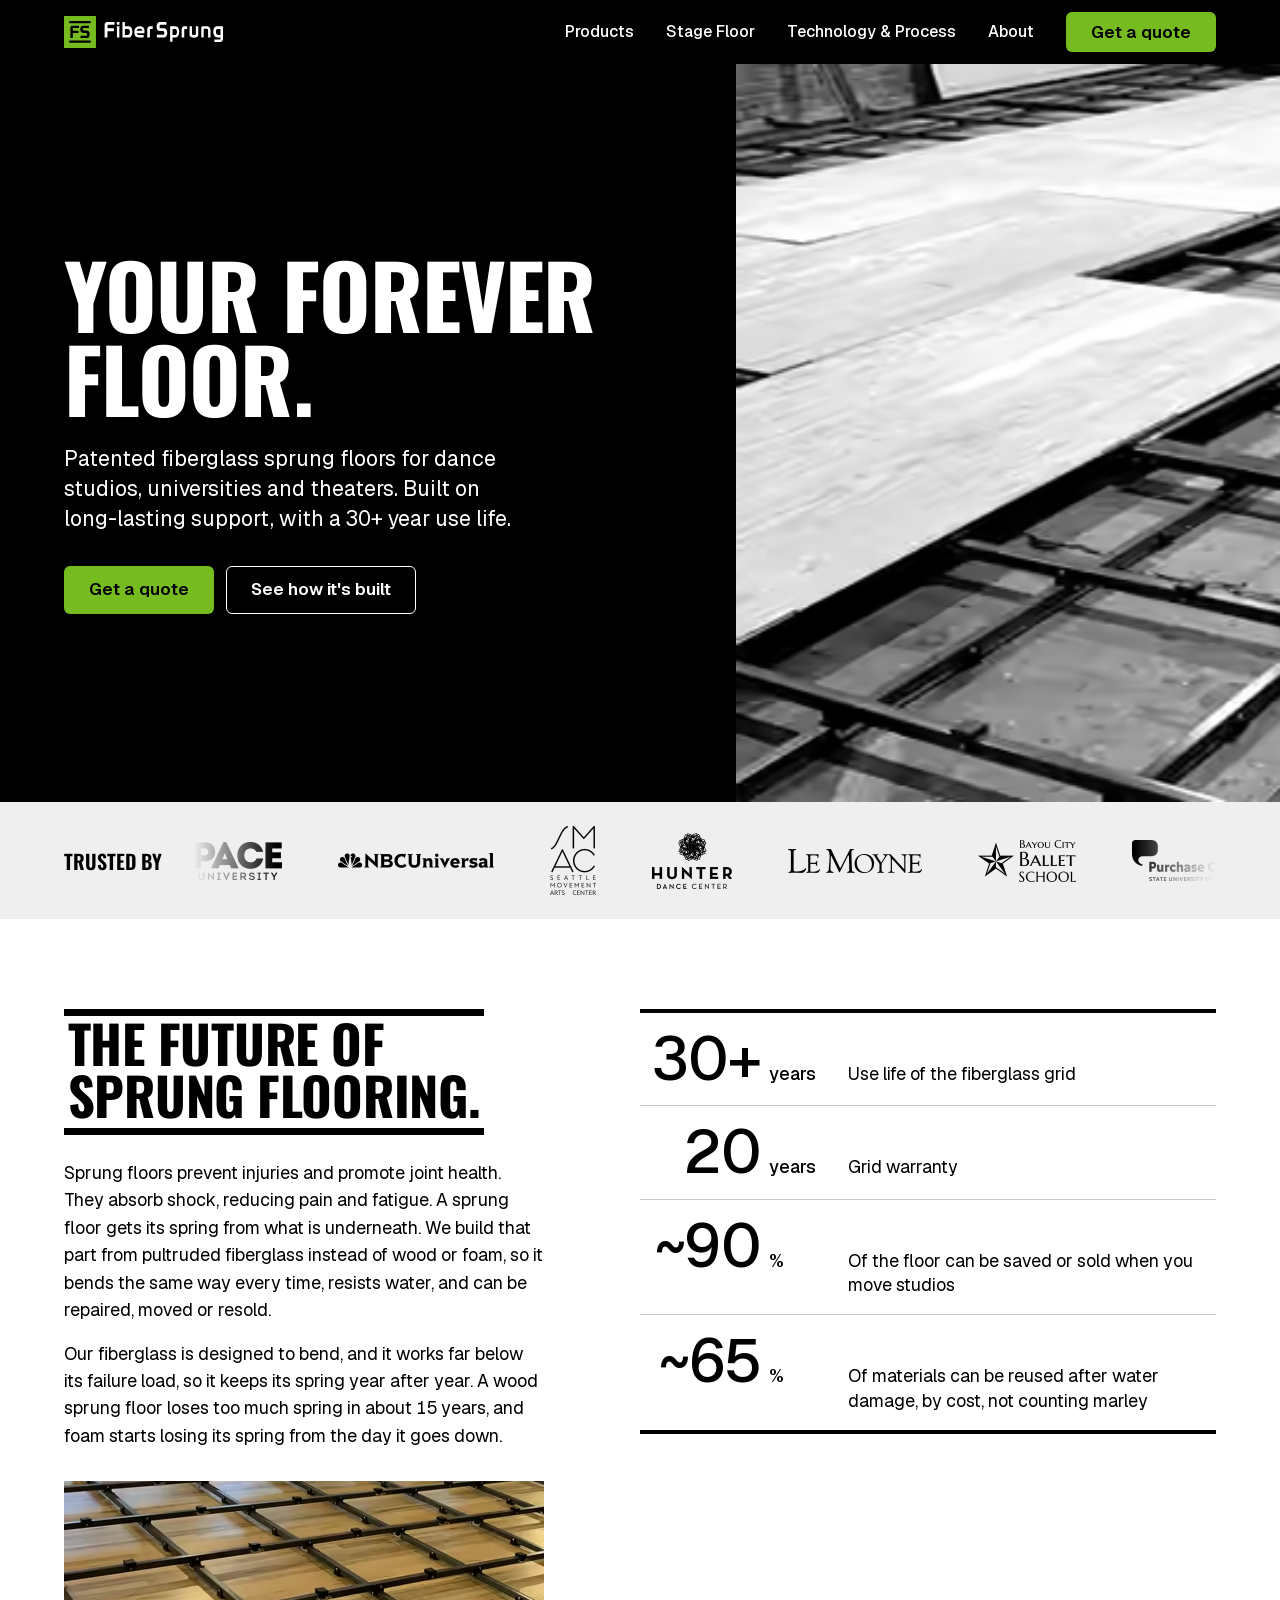
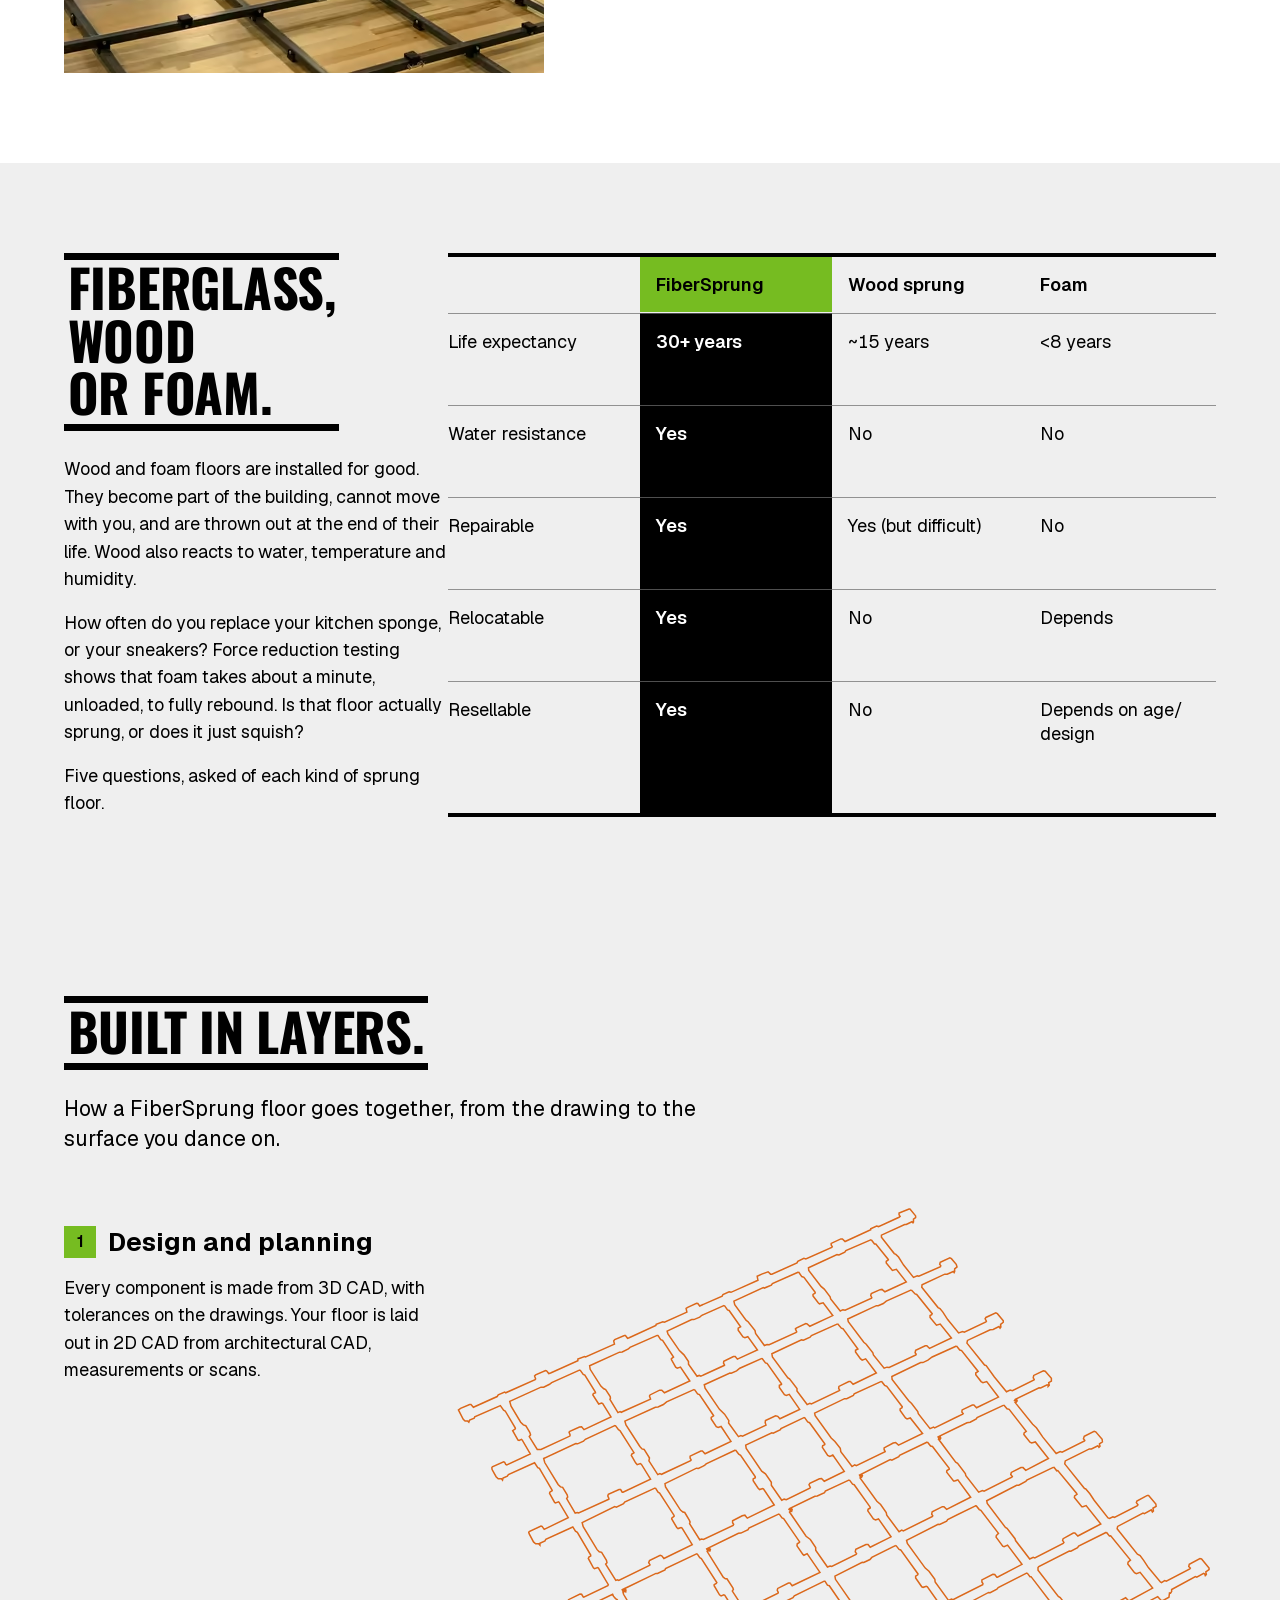
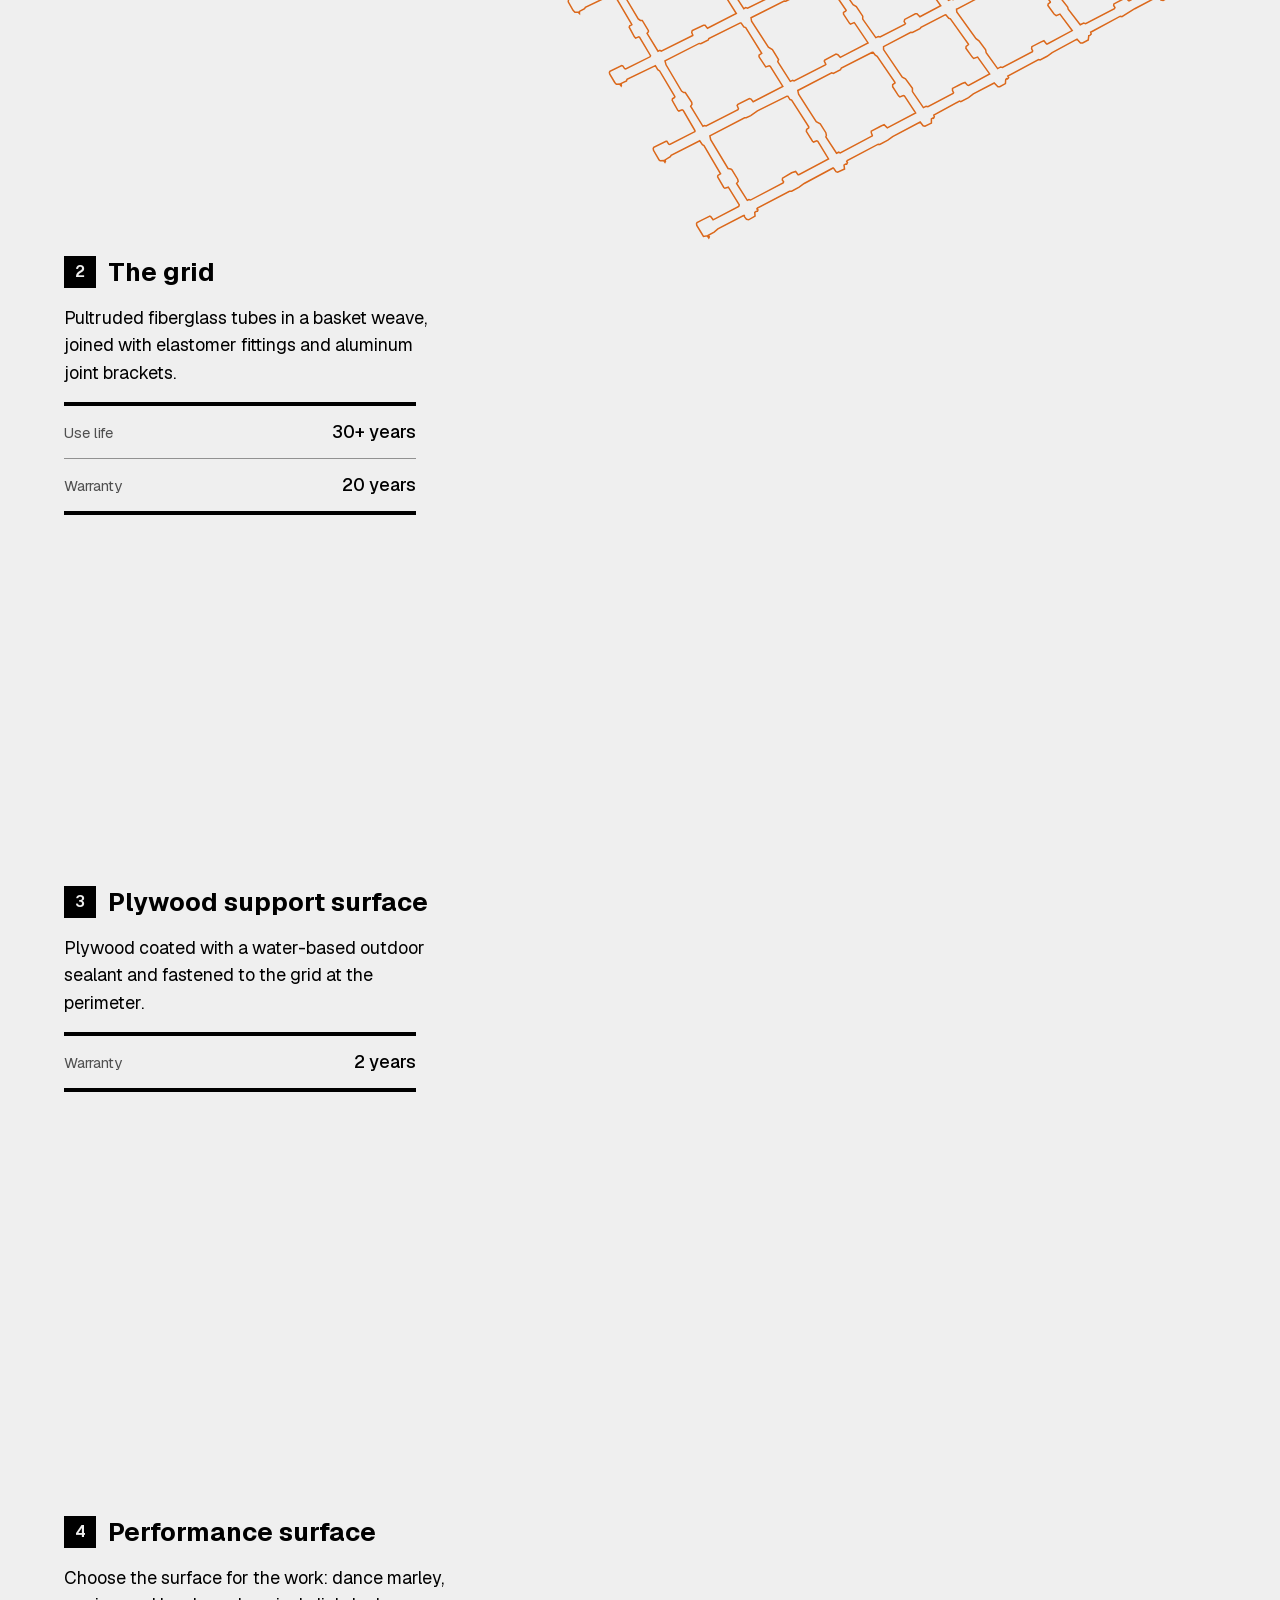
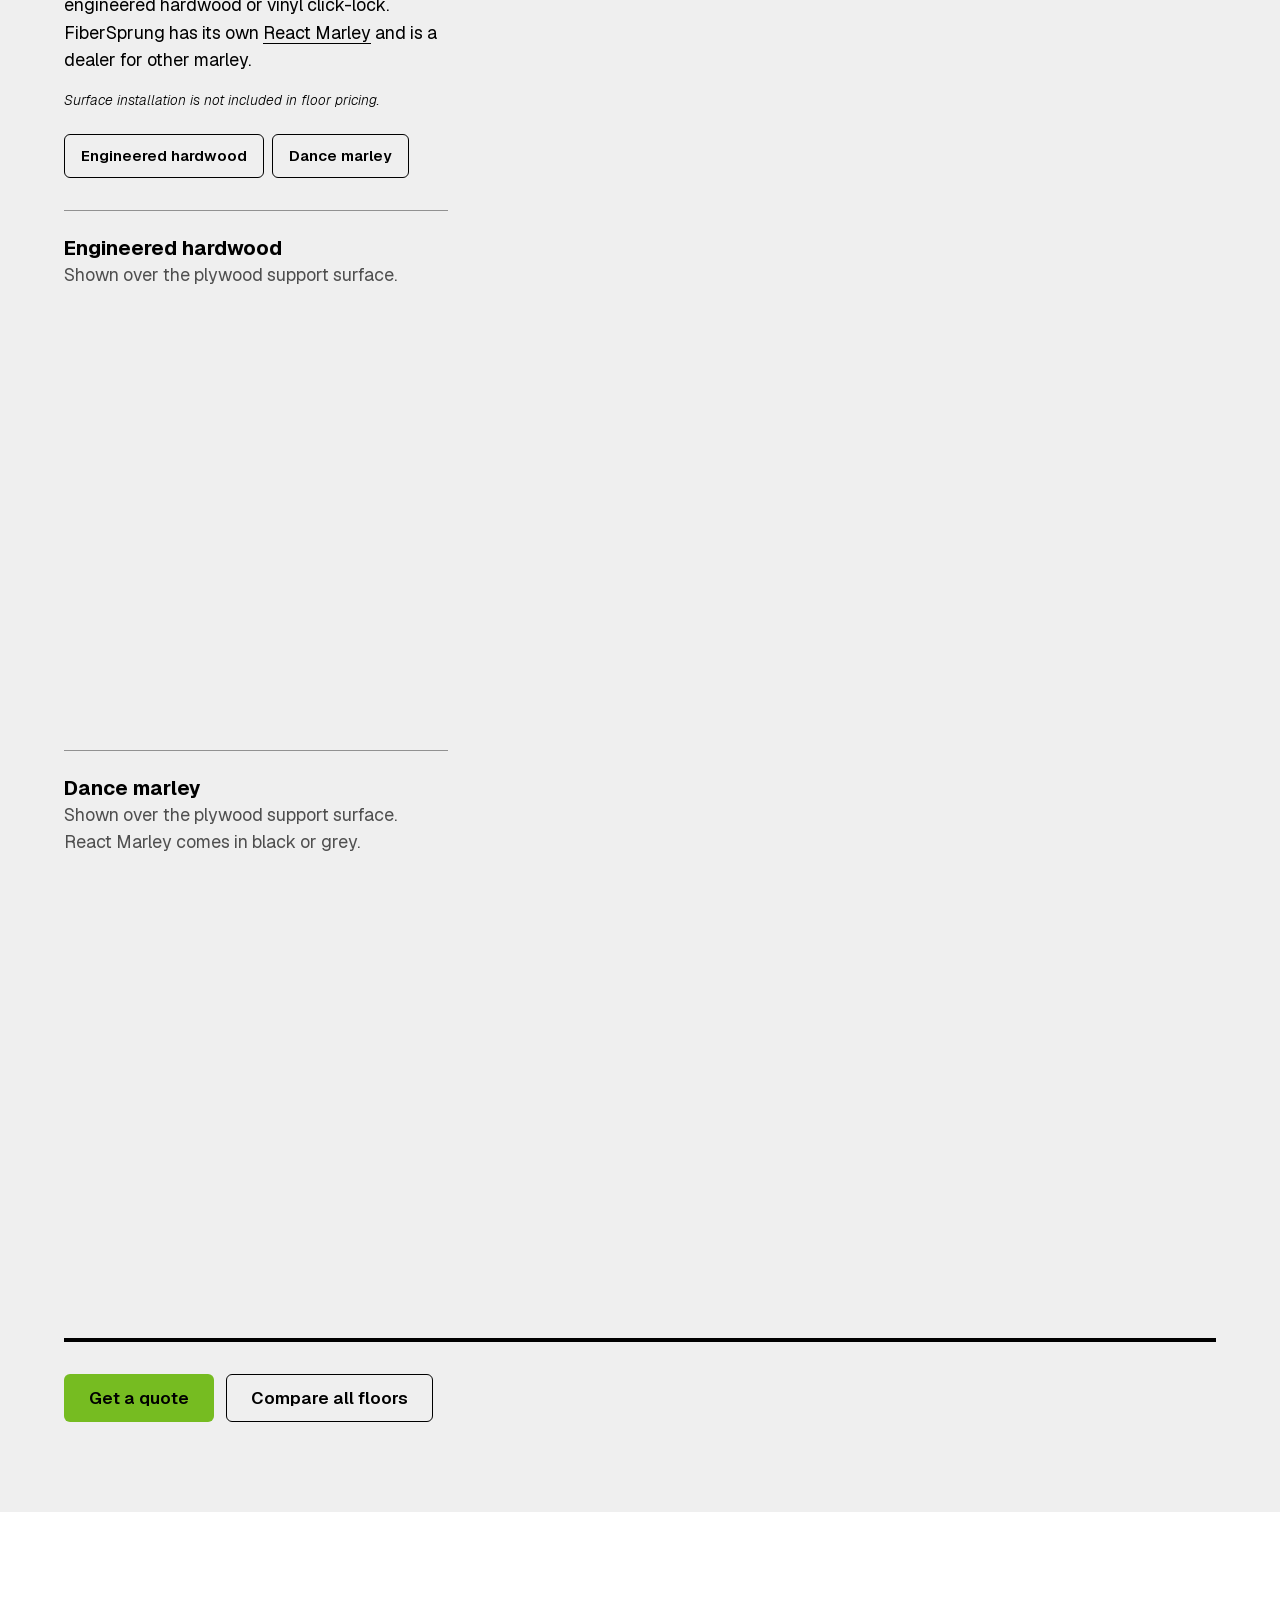
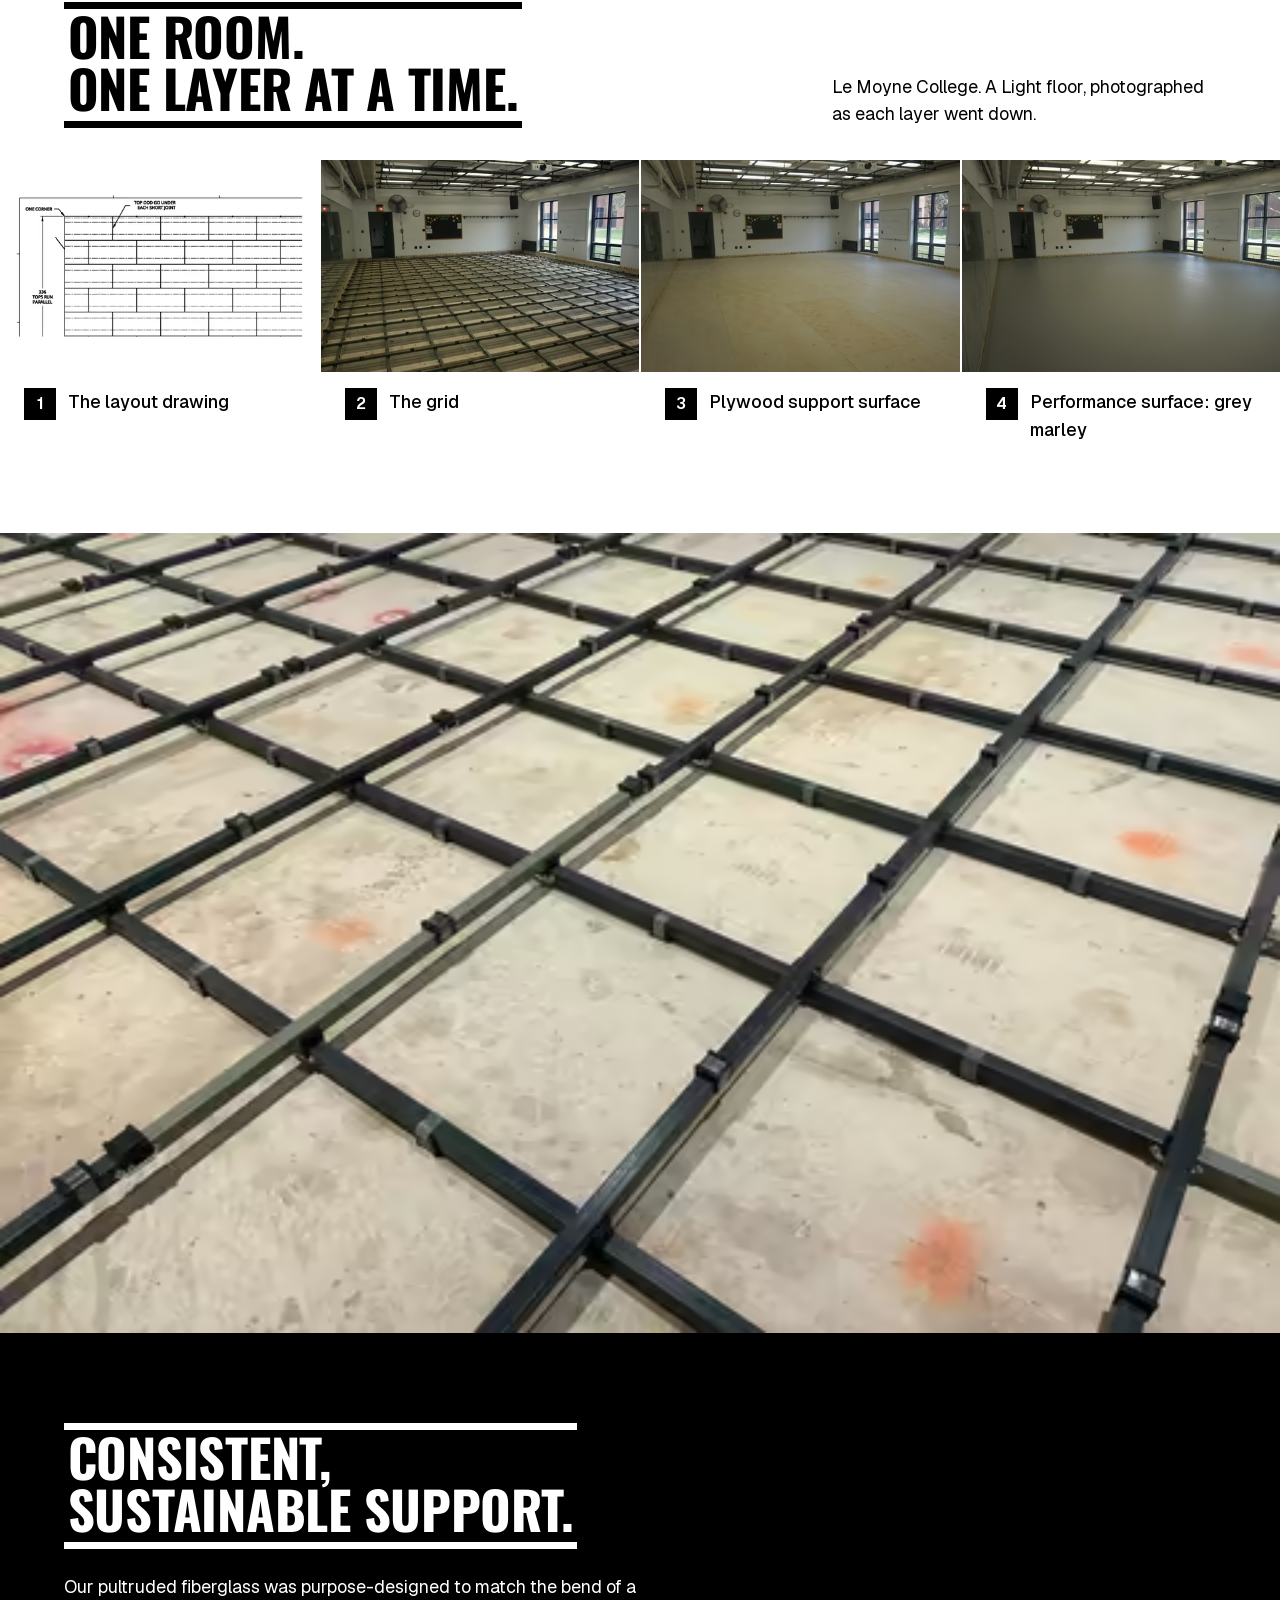
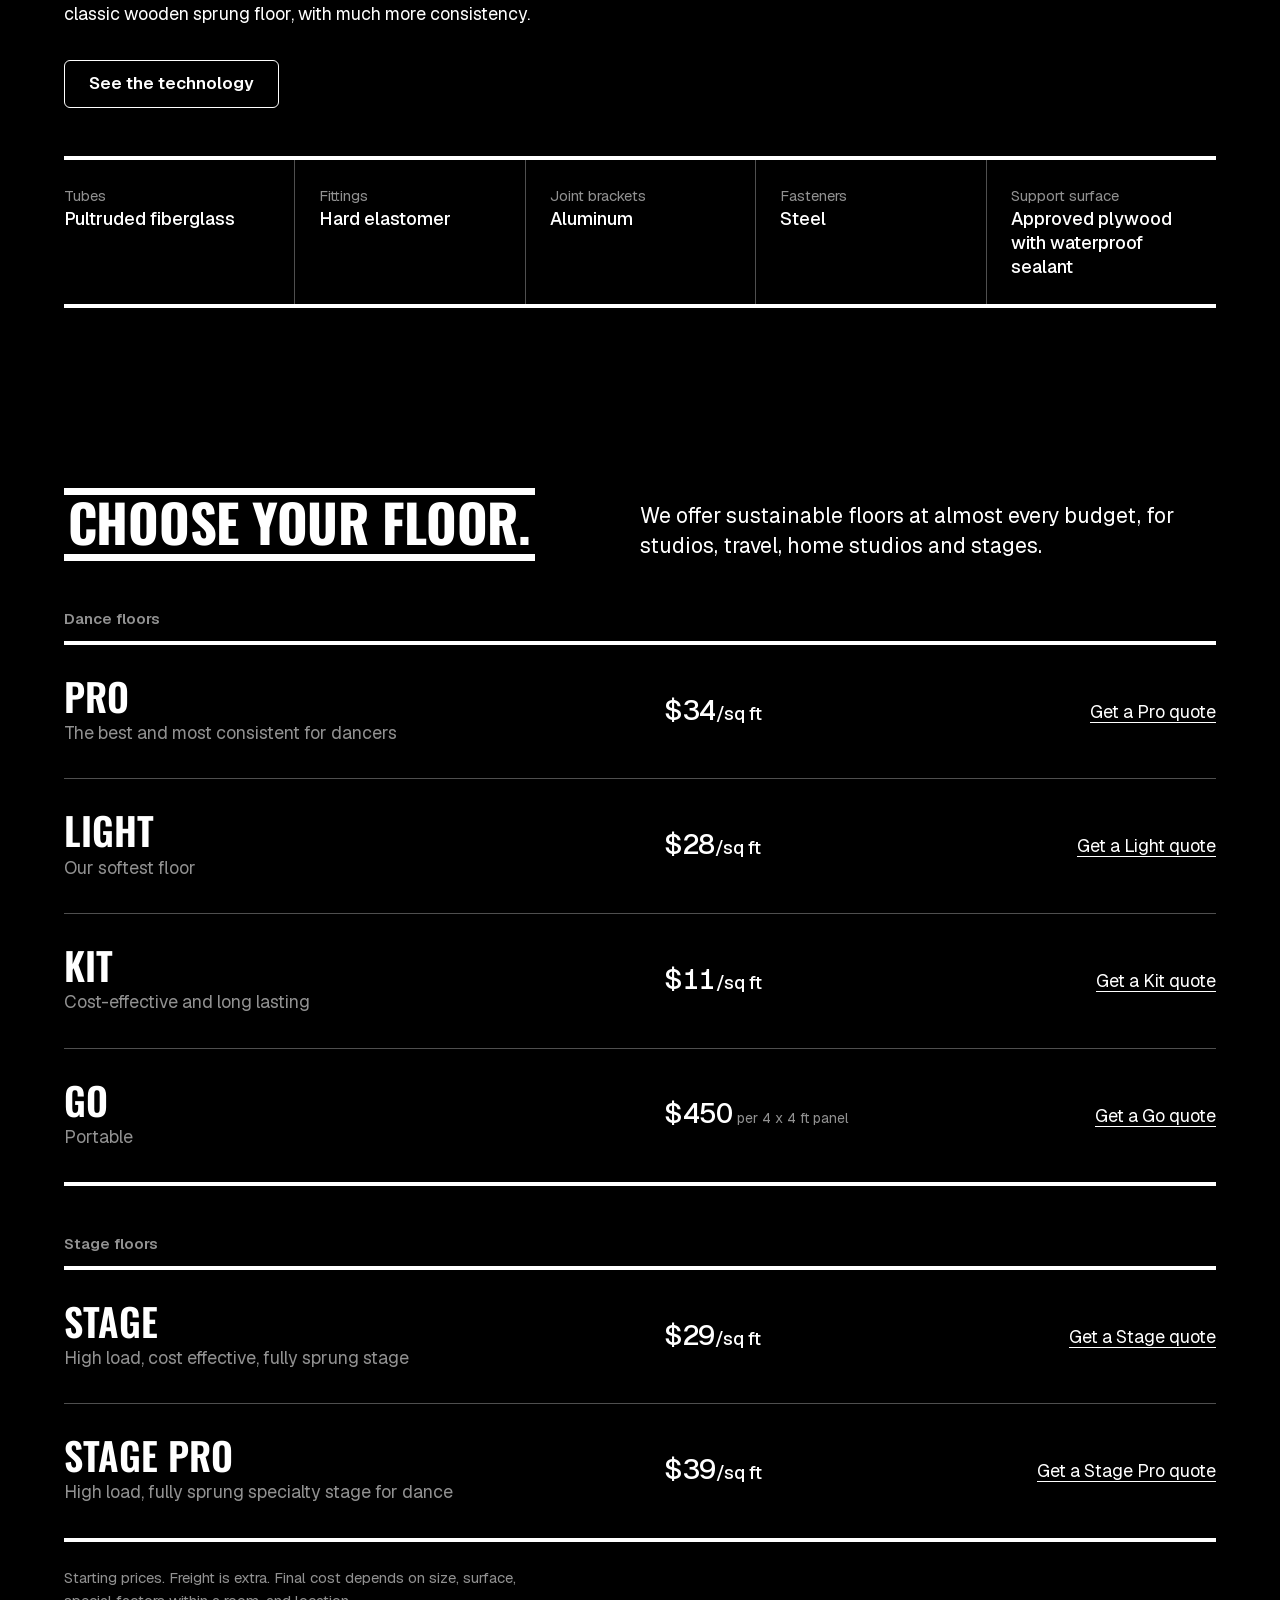
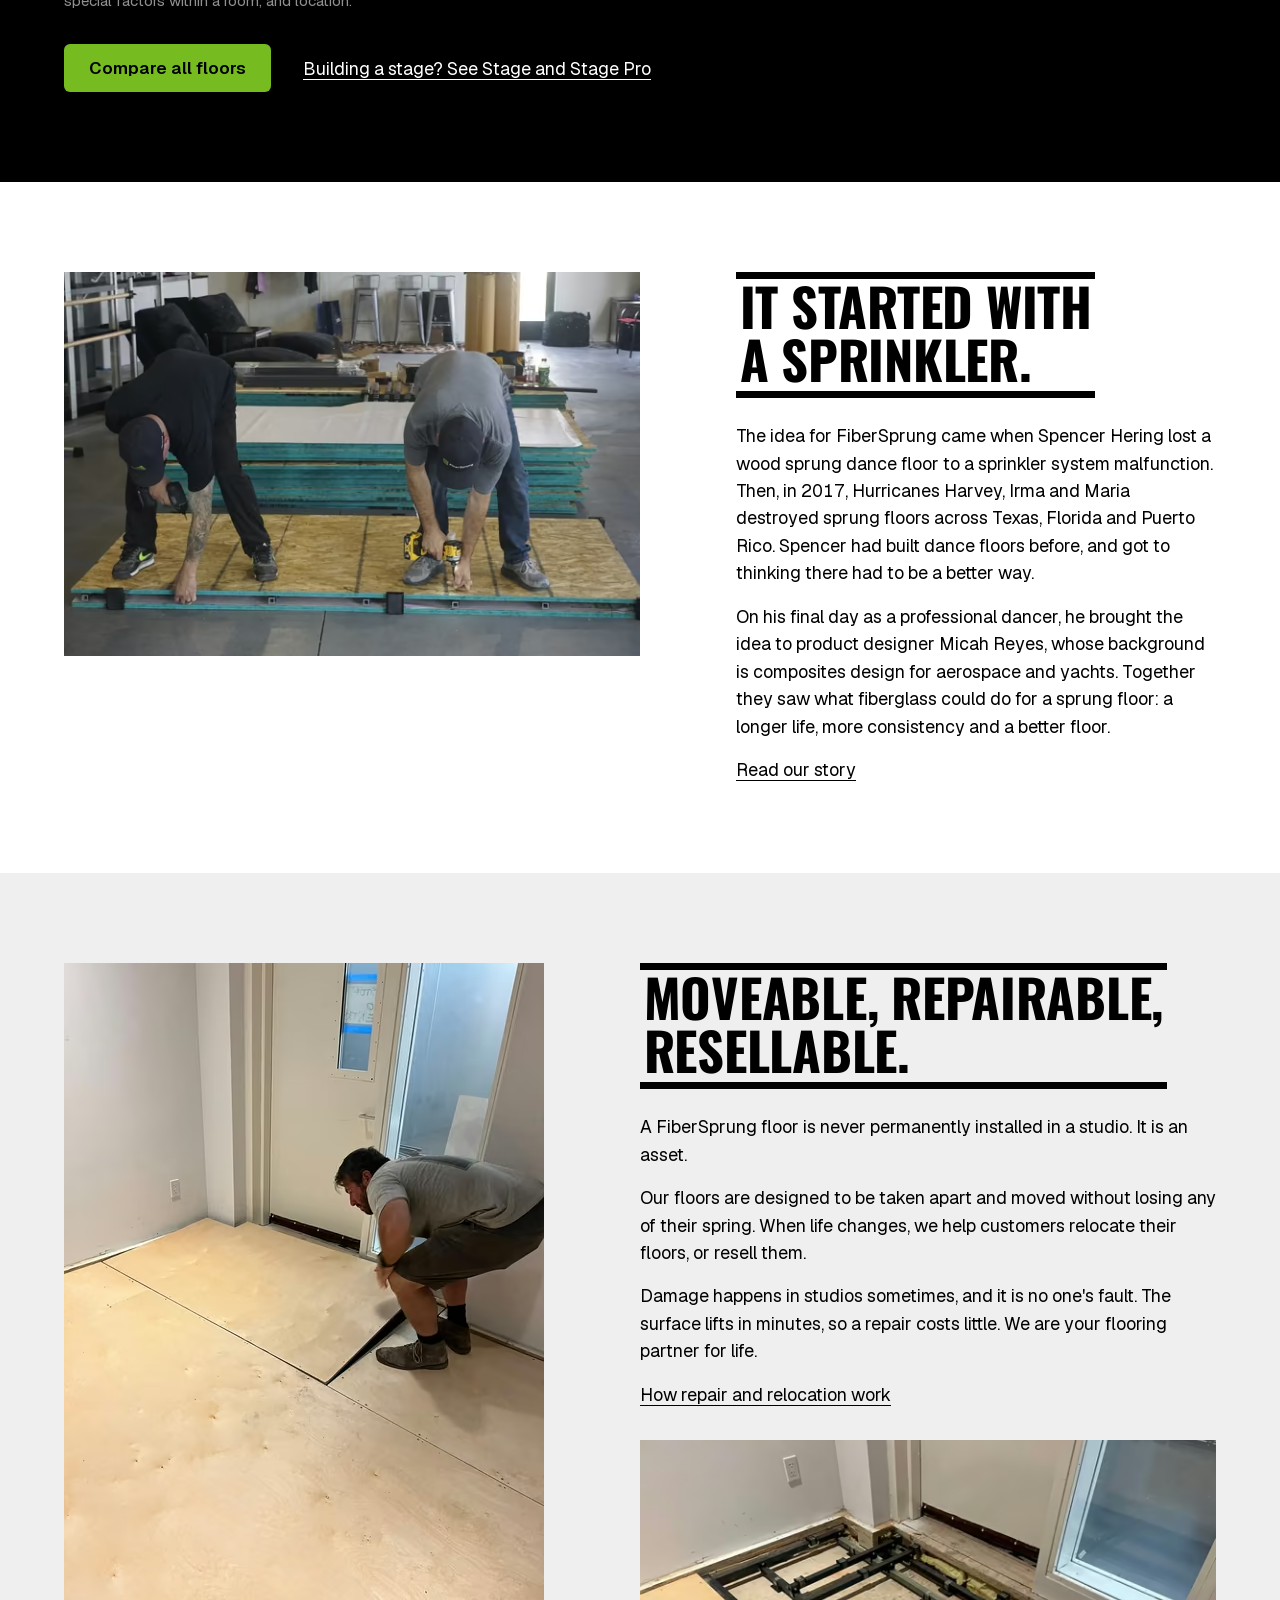
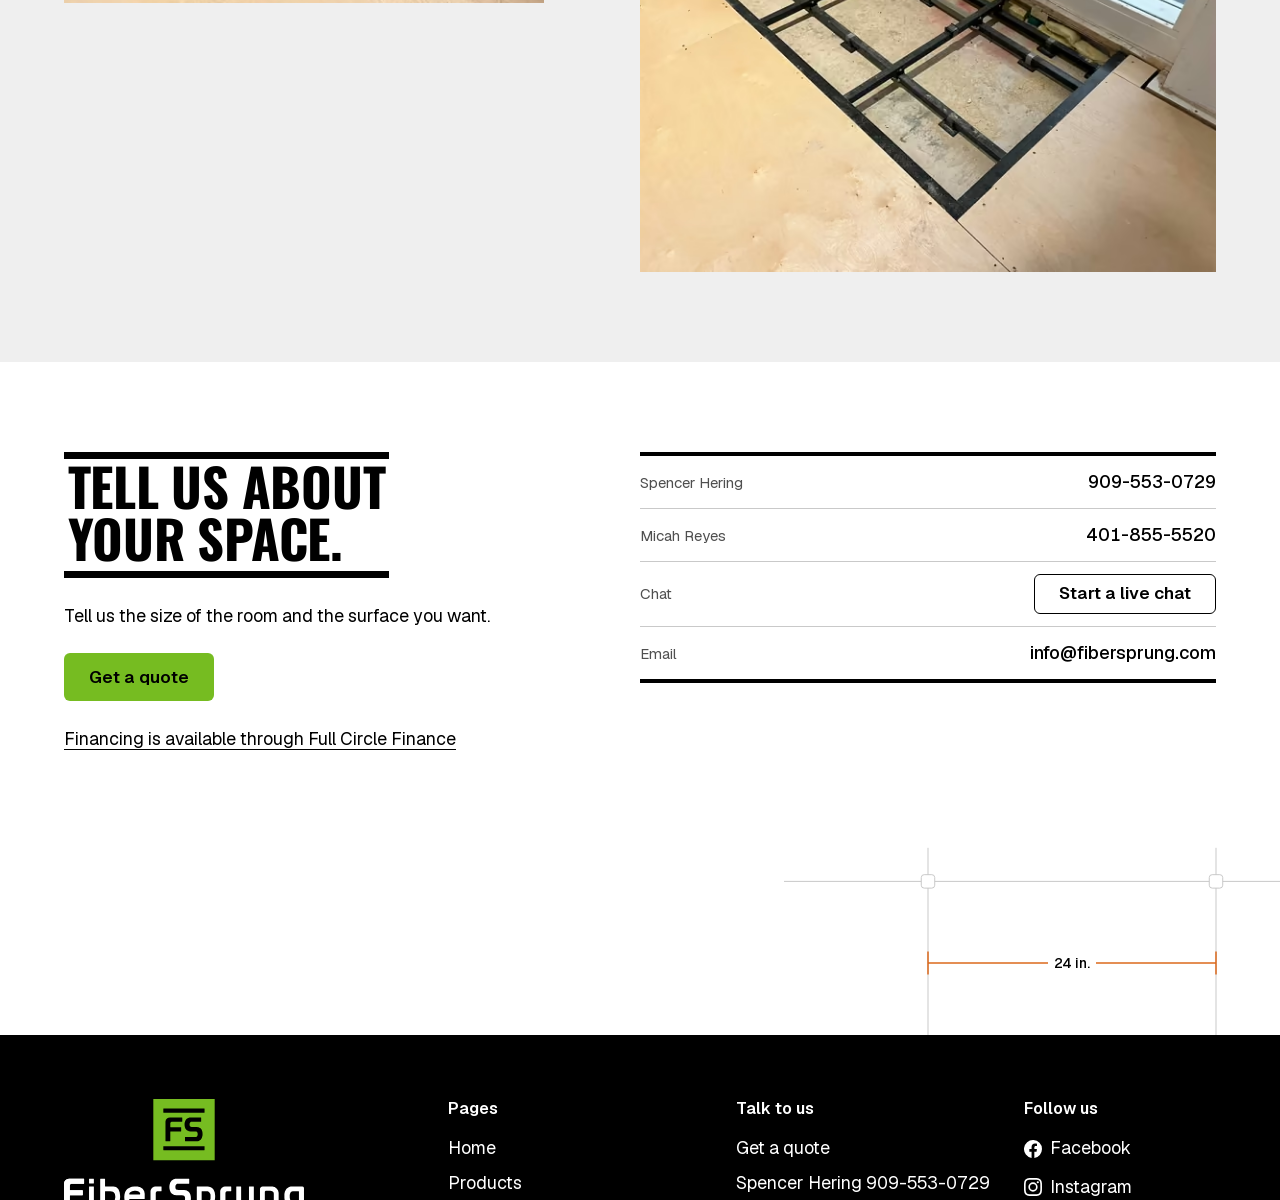
<file: index.html>
<!doctype html>
<html lang="en">
<head>
<meta charset="utf-8">
<meta name="viewport" content="width=device-width, initial-scale=1">
<title>FiberSprung | Fiberglass sprung floors for dance and stage</title>
<meta name="description" content="Patented fiberglass sprung floors for dance studios, universities and theaters. Built on long-lasting support with a 30+ year use life, in a floor you can repair, move or resell.">
<meta name="robots" content="noindex">
<link rel="canonical" href="https://fibersprung.com/">
<meta name="theme-color" content="#000000">
<link rel="preload" href="fonts/oswald-variable-latin.woff2" as="font" type="font/woff2" crossorigin>
<link rel="preload" href="fonts/geist-variable-latin.woff2" as="font" type="font/woff2" crossorigin>
<link rel="stylesheet" href="css/styles.css">
<link rel="icon" href="favicon.ico" sizes="32x32">
<link rel="icon" href="favicon.svg" type="image/svg+xml">
<link rel="apple-touch-icon" href="apple-touch-icon.png">
<link rel="manifest" href="site.webmanifest">
<meta property="og:type" content="website">
<meta property="og:site_name" content="FiberSprung">
<meta property="og:title" content="FiberSprung: your forever floor">
<meta property="og:description" content="Patented fiberglass sprung floors for dance studios, universities and theaters. Built on long-lasting support with a 30+ year use life.">
<meta property="og:url" content="https://fibersprung.com/">
<meta property="og:image" content="https://fibersprung.com/img/social-home.jpg">
<meta property="og:image:width" content="1200">
<meta property="og:image:height" content="630">
<meta property="og:image:alt" content="The FiberSprung fiberglass grid: square tubes in a basket weave, joined by black fittings.">
<meta name="twitter:card" content="summary_large_image">
<meta name="twitter:title" content="FiberSprung: your forever floor">
<meta name="twitter:description" content="Patented fiberglass sprung floors for dance studios, universities and theaters. Built on long-lasting support with a 30+ year use life.">
<meta name="twitter:image" content="https://fibersprung.com/img/social-home.jpg">
<script type="application/ld+json">
{
  "@context": "https://schema.org",
  "@type": "Organization",
  "name": "FiberSprung",
  "url": "https://fibersprung.com/",
  "logo": "https://fibersprung.com/icon-512.png",
  "email": "info@fibersprung.com",
  "description": "Maker of patented fiberglass sprung floors for dance and stage.",
  "contactPoint": [
    { "@type": "ContactPoint", "contactType": "sales", "name": "Spencer Hering", "telephone": "+1-909-553-0729" },
    { "@type": "ContactPoint", "contactType": "sales", "name": "Micah Reyes", "telephone": "+1-401-855-5520" }
  ]
}
</script>
<script>document.documentElement.className = "js";</script>
<script src="js/site.js" defer></script>
<script src="js/layers.js" defer></script>
</head>
<body>
<a class="skip" href="#main">Skip to content</a>

<header class="site-header on-dark">
  <div class="wrap site-header__in">
    <a class="site-header__logo" href="index.html"><img src="img/logo/fibersprung-logo-horizontal-green-white.svg" alt="FiberSprung" width="159" height="32"></a>
    <button class="menu-btn" type="button" aria-label="Menu" aria-expanded="false" aria-controls="site-nav"><span></span><span></span></button>
    <nav class="site-nav" id="site-nav" aria-label="Main">
      <ul class="site-nav__list">
        <li class="site-nav__home"><a href="index.html" aria-current="page">Home</a></li>
        <li><a href="products.html">Products</a></li>
        <li><a href="stage-floor.html">Stage Floor</a></li>
        <li><a href="technology.html">Technology &amp; Process</a></li>
        <li><a href="about.html">About</a></li>
        <li class="site-nav__cta"><a class="btn btn--primary" href="contact.html#quote">Get a quote</a></li>
      </ul>
      <ul class="site-nav__contact">
        <li>Spencer Hering <a href="tel:+19095530729">909-553-0729</a></li>
        <li>Micah Reyes <a href="tel:+14018555520">401-855-5520</a></li>
        <li><a href="mailto:info@fibersprung.com">info@fibersprung.com</a></li>
      </ul>
    </nav>
  </div>
</header>

<main id="main">

<!-- 01 Hero -->
<section class="hero on-dark" aria-labelledby="hero-h">
  <div class="wrap grid hero__in">
    <div class="hero__text">
      <h1 class="display" id="hero-h">Your forever<br>floor.</h1>
      <p class="lede">Patented fiberglass sprung floors for dance studios, universities and theaters. Built on long-lasting support, with a 30+ year use life.</p>
      <p class="btn-row">
        <a class="btn btn--primary" href="contact.html#quote">Get a quote</a>
        <a class="btn btn--ghost" href="#layers">See how it's built</a>
      </p>
    </div>
  </div>
  <!-- Media slot. A video with this image as its poster can replace the picture without touching the layout. -->
  <div class="hero__media">
    <picture>
      <source media="(min-width: 768px)" type="image/avif" width="1440" height="1152" sizes="1000px" srcset="img/home/hero-install-960.avif 960w, img/home/hero-install-1440.avif 1440w, img/home/hero-install-1920.avif 1920w">
      <source media="(min-width: 768px)" type="image/webp" width="1440" height="1152" sizes="1000px" srcset="img/home/hero-install-960.webp 960w, img/home/hero-install-1440.webp 1440w, img/home/hero-install-1920.webp 1920w">
      <source type="image/avif" width="780" height="585" sizes="100vw" srcset="img/home/hero-install-phone-420.avif 420w, img/home/hero-install-phone-780.avif 780w, img/home/hero-install-phone-1170.avif 1170w">
      <source type="image/webp" width="780" height="585" sizes="100vw" srcset="img/home/hero-install-phone-420.webp 420w, img/home/hero-install-phone-780.webp 780w, img/home/hero-install-phone-1170.webp 1170w">
      <img src="img/home/hero-install-phone-780.webp" alt="A FiberSprung grid being laid across a studio floor, between sheets of plywood." width="780" height="585" fetchpriority="high" decoding="async">
    </picture>
  </div>
</section>

<!-- 02 Trusted by (Nov 25: one compact band, logos run in a slow loop; static wrap for reduced motion). OPEN: Le Moyne naming -->
<section class="section who on-canvas" aria-labelledby="who-h">
  <div class="wrap who__in">
    <h2 class="who__label" id="who-h">Trusted by</h2>
    <div class="logorun">
      <ul class="logorun__list">
        <li><img src="img/clients/pace-university.webp" alt="Pace University" width="88" height="38" style="--w:88" decoding="async"></li>
        <li><img src="img/clients/nbcuniversal.webp" alt="NBCUniversal" width="156" height="15" style="--w:156" decoding="async"></li>
        <li><img src="img/clients/seattle-movement-arts-center.webp" alt="Seattle Movement Arts Center" width="46" height="69" style="--w:46" decoding="async"></li>
        <li><img src="img/clients/hunter-dance-center.webp" alt="Hunter Dance Center" width="80" height="56" style="--w:80" decoding="async"></li>
        <li><img src="img/clients/le-moyne-college.webp" alt="Le Moyne College" width="134" height="24" style="--w:134" decoding="async"></li>
        <li><img src="img/clients/bayou-city-ballet.webp" alt="Bayou City Ballet" width="98" height="42" style="--w:98" decoding="async"></li>
        <li><img src="img/clients/purchase-college-suny.webp" alt="Purchase College (SUNY)" width="122" height="41" style="--w:122" decoding="async"></li>
        <li><img src="img/clients/newnan-theatre-company.webp" alt="Newnan Theatre Company" width="158" height="34" style="--w:158" decoding="async"></li>
        <li><img src="img/clients/newport-contemporary-ballet.webp" alt="Newport Contemporary Ballet" width="66" height="59" style="--w:66" decoding="async"></li>
        <li><img src="img/clients/bronx-music-hall.webp" alt="Bronx Music Hall" width="68" height="47" style="--w:68" decoding="async"></li>
        <li><img src="img/clients/kanyok-arts-initiative.webp" alt="Kanyok Arts Initiative" width="110" height="28" style="--w:110" decoding="async"></li>
        <li><img src="img/clients/traverse-city-dance-project.webp" alt="Traverse City Dance Project" width="86" height="40" style="--w:86" decoding="async"></li>
      </ul>
      <ul class="logorun__list" aria-hidden="true">
        <li><img src="img/clients/pace-university.webp" alt="" width="88" height="38" style="--w:88" decoding="async"></li>
        <li><img src="img/clients/nbcuniversal.webp" alt="" width="156" height="15" style="--w:156" decoding="async"></li>
        <li><img src="img/clients/seattle-movement-arts-center.webp" alt="" width="46" height="69" style="--w:46" decoding="async"></li>
        <li><img src="img/clients/hunter-dance-center.webp" alt="" width="80" height="56" style="--w:80" decoding="async"></li>
        <li><img src="img/clients/le-moyne-college.webp" alt="" width="134" height="24" style="--w:134" decoding="async"></li>
        <li><img src="img/clients/bayou-city-ballet.webp" alt="" width="98" height="42" style="--w:98" decoding="async"></li>
        <li><img src="img/clients/purchase-college-suny.webp" alt="" width="122" height="41" style="--w:122" decoding="async"></li>
        <li><img src="img/clients/newnan-theatre-company.webp" alt="" width="158" height="34" style="--w:158" decoding="async"></li>
        <li><img src="img/clients/newport-contemporary-ballet.webp" alt="" width="66" height="59" style="--w:66" decoding="async"></li>
        <li><img src="img/clients/bronx-music-hall.webp" alt="" width="68" height="47" style="--w:68" decoding="async"></li>
        <li><img src="img/clients/kanyok-arts-initiative.webp" alt="" width="110" height="28" style="--w:110" decoding="async"></li>
        <li><img src="img/clients/traverse-city-dance-project.webp" alt="" width="86" height="40" style="--w:86" decoding="async"></li>
      </ul>
    </div>
  </div>
</section>

<!-- 03 Thesis and numbers -->
<section class="section thesis on-white" aria-labelledby="thesis-h">
  <div class="wrap grid">
    <div class="thesis__text">
      <h2 class="rule-head" id="thesis-h">The future of<br>sprung flooring.</h2>
      <p>Sprung floors prevent injuries and promote joint health. They absorb shock, reducing pain and fatigue. A sprung floor gets its spring from what is underneath. We build that part from pultruded fiberglass instead of wood or foam, so it bends the same way every time, resists water, and can be repaired, moved or resold.</p>
      <p>Our fiberglass is designed to bend, and it works far below its failure load, so it keeps its spring year after year. A wood sprung floor loses too much spring in about 15 years, and foam starts losing its spring from the day it goes down.</p>
      <picture class="thesis__photo">
        <source type="image/avif" sizes="(min-width: 1248px) 480px, (min-width: 1024px) 42vw, (min-width: 768px) calc(100vw - 80px), calc(100vw - 48px)" srcset="img/home/grid-hardwood-480.avif 480w, img/home/grid-hardwood-720.avif 720w, img/home/grid-hardwood-960.avif 960w">
        <source type="image/webp" sizes="(min-width: 1248px) 480px, (min-width: 1024px) 42vw, (min-width: 768px) calc(100vw - 80px), calc(100vw - 48px)" srcset="img/home/grid-hardwood-480.webp 480w, img/home/grid-hardwood-720.webp 720w, img/home/grid-hardwood-960.webp 960w">
        <img src="img/home/grid-hardwood-720.webp" alt="A FiberSprung grid laid over a hardwood floor, seen at close range." width="720" height="480" loading="lazy" decoding="async">
      </picture>
    </div>
    <dl class="ledger">
      <div class="ledger__row">
        <dt>Use life of the fiberglass grid</dt>
        <dd><span class="ledger__num">30+</span> <span class="ledger__unit">years</span></dd>
      </div>
      <div class="ledger__row">
        <dt>Grid warranty</dt>
        <dd><span class="ledger__num">20</span> <span class="ledger__unit">years</span></dd>
      </div>
      <div class="ledger__row">
        <dt>Of the floor can be saved or sold when you move studios</dt>
        <dd><span class="ledger__num">~90</span> <span class="ledger__unit">%</span></dd>
      </div>
      <div class="ledger__row">
        <dt>Of materials can be reused after water damage, by cost, not counting marley</dt>
        <dd><span class="ledger__num">~65</span> <span class="ledger__unit">%</span></dd>
      </div>
    </dl>
  </div>
</section>

<!-- 04 Comparison (moved up in Round 1) -->
<section class="section compare on-canvas" aria-labelledby="compare-h">
  <div class="wrap grid">
    <div class="compare__text">
      <h2 class="rule-head" id="compare-h">Fiberglass,<br>wood<br>or foam.</h2>
      <p>Wood and foam floors are installed for good. They become part of the building, cannot move with you, and are thrown out at the end of their life. Wood also reacts to water, temperature and humidity.</p>
      <p>How often do you replace your kitchen sponge, or your sneakers? Force reduction testing shows that foam takes about a minute, unloaded, to fully rebound. Is that floor actually sprung, or does it just squish?</p>
      <p>Five questions, asked of each kind of sprung floor.</p>
    </div>
    <table class="compare__table" role="table">
      <caption class="sr-only">FiberSprung compared with wood sprung floors and foam floors</caption>
      <thead role="rowgroup">
        <tr role="row">
          <td class="is-corner" role="cell"></td>
          <th class="is-fs" scope="col" role="columnheader">FiberSprung</th>
          <th class="is-wood" scope="col" role="columnheader">Wood sprung</th>
          <th class="is-foam" scope="col" role="columnheader">Foam</th>
        </tr>
      </thead>
      <tbody role="rowgroup">
        <tr role="row">
          <th scope="row" role="rowheader">Life expectancy</th>
          <td class="is-fs" role="cell">30+ years</td>
          <td class="is-wood" role="cell">~15 years</td>
          <td class="is-foam" role="cell">&lt;8 years</td>
        </tr>
        <tr role="row">
          <th scope="row" role="rowheader">Water resistance</th>
          <td class="is-fs" role="cell">Yes</td>
          <td class="is-wood" role="cell">No</td>
          <td class="is-foam" role="cell">No</td>
        </tr>
        <tr role="row">
          <th scope="row" role="rowheader">Repairable</th>
          <td class="is-fs" role="cell">Yes</td>
          <td class="is-wood" role="cell">Yes (but difficult)</td>
          <td class="is-foam" role="cell">No</td>
        </tr>
        <tr role="row">
          <th scope="row" role="rowheader">Relocatable</th>
          <td class="is-fs" role="cell">Yes</td>
          <td class="is-wood" role="cell">No</td>
          <td class="is-foam" role="cell">Depends</td>
        </tr>
        <tr role="row">
          <th scope="row" role="rowheader">Resellable</th>
          <td class="is-fs" role="cell">Yes</td>
          <td class="is-wood" role="cell">No</td>
          <td class="is-foam" role="cell">Depends on age/<wbr>design</td>
        </tr>
      </tbody>
    </table>
  </div>
</section>

<!-- 04 The layer story. data-surface is "choice" or "stacked". -->
<!-- OPEN: surface order -->
<section class="section layers on-canvas" id="layers" data-surface="choice" aria-labelledby="layers-h">
  <div class="wrap">
    <div class="layers__head">
      <h2 class="rule-head" id="layers-h">Built in layers.</h2>
      <p class="lede">How a FiberSprung floor goes together, from the drawing to the surface you dance on.</p>
    </div>

    <ol class="steps">
      <li class="step" data-plates="1">
        <div class="step__body">
          <h3 class="step__title"><span class="num" aria-hidden="true">1</span>Design and planning</h3>
          <p>Every component is made from 3D CAD, with tolerances on the drawings. Your floor is laid out in 2D CAD from architectural CAD, measurements or scans.</p>
        </div>
        <div class="plate-track">
          <div class="plate plate--base">
            <div class="plate__art">
              <svg class="plate__outline" viewBox="0 0 2874 2406" role="img" aria-label="Line drawing of the fiberglass grid, traced in orange.">
                <path pathLength="1" d="M1728,25 1688,41 1688,48 1692,54 1688,57 1611,92 1604,90 1582,100 1582,104 1486,148 1476,138 1470,138 1434,155 1434,161 1438,167 1436,170 1339,213 1332,211 1309,222 1306,228 1212,270 1207,270 1198,261 1174,270 1157,278 1160,293 1059,338 1052,336 1029,346 1026,352 942,389 935,380 930,379 897,394 891,398 894,412 810,450 804,448 779,458 778,462 678,508 672,510 664,500 660,500 624,515 620,520 623,532 515,580 511,578 486,588 486,594 384,640 377,642 369,632 365,631 328,647 324,651 328,662 326,665 216,714 212,711 188,722 184,728 95,768 86,758 81,758 47,772 39,778 57,813 64,820 74,820 78,824 81,816 98,809 100,804 196,762 208,779 214,782 252,846 252,849 242,856 262,891 266,892 275,888 278,891 308,943 220,984 216,982 212,974 208,972 166,991 164,994 165,1001 180,1028 188,1036 200,1036 204,1041 206,1033 222,1026 226,1020 324,976 336,994 342,997 389,1077 390,1080 381,1086 380,1090 399,1124 402,1126 414,1122 416,1124 450,1181 360,1225 352,1214 348,1213 304,1233 302,1236 304,1242 320,1272 328,1279 339,1279 344,1284 344,1277 363,1268 366,1262 467,1216 477,1232 484,1236 534,1321 534,1325 528,1328 525,1334 544,1369 548,1372 560,1368 563,1370 600,1432 598,1436 508,1479 506,1478 500,1468 494,1467 451,1488 450,1496 468,1528 475,1535 487,1535 492,1540 492,1532 511,1522 514,1517 616,1468 619,1475 627,1484 633,1488 686,1578 688,1582 680,1586 678,1591 697,1626 702,1632 714,1627 717,1629 758,1698 756,1702 665,1747 661,1746 654,1736 650,1735 606,1756 604,1760 605,1766 624,1798 630,1805 642,1804 648,1811 649,1808 647,1802 668,1792 670,1786 776,1735 785,1750 792,1755 849,1851 848,1854 840,1859 839,1865 860,1902 864,1905 876,1900 880,1902 924,1978 924,1982 830,2030 826,2029 819,2018 816,2018 770,2041 768,2045 769,2052 790,2088 794,2091 807,2090 812,2097 814,2093 812,2088 832,2076 835,2071 942,2016 952,2031 958,2034 1020,2140 1010,2146 1009,2151 1032,2191 1036,2194 1049,2190 1090,2256 1088,2262 992,2312 984,2301 980,2298 932,2322 930,2326 931,2333 956,2374 970,2372 976,2380 978,2376 974,2370 996,2358 1010,2346 1106,2296 1109,2296 1109,2300 1117,2310 1125,2312 1149,2298 1148,2284 1154,2280 1158,2280 1160,2275 1156,2271 1158,2268 1278,2205 1286,2205 1314,2190 1333,2176 1441,2118 1444,2120 1452,2132 1458,2134 1484,2122 1482,2107 1488,2103 1492,2104 1495,2098 1492,2094 1494,2090 1610,2029 1616,2030 1646,2014 1664,2001 1767,1946 1778,1960 1785,1962 1809,1950 1809,1934 1814,1931 1817,1932 1820,1926 1818,1920 1914,1868 1919,1870 1948,1855 1966,1841 2044,1800 2058,1814 2065,1814 2086,1802 2087,1788 2090,1784 2094,1785 2098,1780 2095,1774 2210,1712 2216,1714 2242,1700 2261,1686 2354,1636 2367,1650 2375,1650 2396,1639 2398,1623 2402,1622 2407,1617 2405,1610 2516,1550 2522,1552 2570,1522 2656,1477 2668,1490 2676,1491 2698,1479 2700,1463 2704,1464 2708,1458 2708,1450 2797,1402 2802,1404 2828,1390 2832,1392 2834,1398 2838,1394 2836,1384 2848,1376 2848,1370 2820,1336 2814,1334 2774,1356 2772,1364 2778,1370 2776,1373 2688,1419 2682,1417 2670,1424 2666,1422 2621,1368 2604,1342 2590,1323 2580,1318 2504,1223 2506,1214 2601,1164 2606,1166 2632,1152 2636,1160 2640,1156 2638,1146 2650,1139 2649,1130 2622,1098 2617,1098 2578,1119 2576,1125 2582,1133 2580,1136 2494,1180 2488,1178 2476,1184 2470,1182 2418,1116 2402,1092 2386,1073 2382,1072 2308,980 2310,969 2400,924 2408,924 2432,912 2436,918 2440,914 2438,905 2449,898 2448,888 2424,860 2418,858 2381,877 2378,886 2383,892 2382,894 2298,936 2291,934 2276,941 2226,880 2202,845 2188,832 2122,750 2124,748 2126,750 2130,744 2128,739 2124,744 2120,743 2123,738 2212,695 2218,696 2242,684 2246,686 2246,690 2250,686 2248,676 2258,670 2258,660 2235,633 2228,632 2192,649 2190,658 2194,664 2193,666 2112,706 2104,704 2090,710 2044,654 2014,612 2008,610 1942,528 1944,518 2029,478 2040,477 2062,466 2066,472 2069,468 2068,458 2078,450 2078,444 2056,418 2050,415 2013,432 2010,437 2015,446 2013,449 1932,487 1926,485 1911,490 1870,440 1852,412 1841,399 1834,395 1773,319 1774,310 1859,270 1868,270 1891,260 1894,264 1896,260 1896,250 1905,243 1902,233 1884,212 1878,209 1842,226 1840,233 1844,238 1843,242 1762,278 1756,276 1742,282 1705,236 1686,206 1676,196 1670,193 1622,132 1622,124 1709,84 1715,84 1736,74 1740,78 1742,75 1742,64 1750,58 1750,52Z"/>
                <path pathLength="1" d="M1271,1848 1280,1862 1286,1864 1350,1964 1350,1968 1342,1974 1341,1981 1364,2018 1368,2021 1380,2016 1384,2018 1424,2084 1313,2143 1310,2143 1301,2131 1286,2136 1252,2156 1251,2163 1256,2170 1254,2174 1132,2238 1126,2236 1120,2239 1080,2176 1086,2168 1084,2160 1062,2124 1058,2122 1048,2120 983,2012 980,1998 1110,1930 1116,1930 1133,1922 1158,1904Z"/>
                <path pathLength="1" d="M1590,1684 1599,1696 1606,1700 1672,1797 1673,1800 1664,1806 1664,1814 1686,1848 1691,1852 1704,1847 1708,1848 1750,1912 1644,1968 1632,1956 1619,1962 1584,1980 1584,1986 1588,1996 1588,1998 1468,2062 1462,2059 1454,2063 1414,2002 1416,1996 1414,1986 1393,1953 1378,1945 1312,1842 1309,1828 1436,1762 1442,1764 1469,1750 1472,1744Z"/>
                <path pathLength="1" d="M1096,1574 1107,1590 1114,1593 1174,1689 1164,1696 1164,1702 1189,1740 1202,1736 1206,1738 1253,1813 1142,1870 1134,1860 1128,1858 1085,1880 1082,1884 1087,1896 1085,1900 966,1961 959,1959 954,1962 908,1887 913,1880 912,1872 888,1836 882,1836 874,1830 816,1732 812,1717 940,1652 946,1653 974,1639 976,1634Z"/>
                <path pathLength="1" d="M1862,1544 1874,1558 1880,1560 1948,1655 1946,1658 1939,1663 1938,1670 1962,1703 1967,1708 1982,1703 2027,1766 1948,1809 1944,1808 1935,1798 1924,1802 1888,1820 1888,1828 1892,1836 1890,1839 1796,1889 1789,1887 1779,1892 1738,1832 1738,1820 1712,1784 1700,1778 1630,1675 1630,1664 1732,1610 1738,1611 1766,1597 1770,1592Z"/>
                <path pathLength="1" d="M1410,1418 1420,1434 1427,1436 1490,1528 1488,1531 1480,1536 1480,1542 1502,1576 1506,1580 1520,1574 1522,1576 1572,1650 1468,1704 1459,1694 1452,1692 1410,1714 1408,1718 1414,1730 1412,1732 1295,1792 1290,1790 1281,1794 1234,1720 1237,1712 1214,1675 1199,1666 1136,1569 1134,1556 1258,1493 1264,1494 1291,1481 1296,1474Z"/>
                <path pathLength="1" d="M2167,1388 2178,1402 2182,1402 2254,1496 2254,1498 2246,1504 2245,1510 2268,1542 2276,1548 2290,1542 2336,1604 2243,1654 2240,1654 2230,1642 2218,1647 2185,1664 2184,1672 2188,1680 2187,1683 2075,1742 2068,1740 2057,1746 2014,1687 2012,1676 1987,1642 1976,1634 1904,1534 1903,1524 2023,1461 2029,1462 2054,1449 2059,1443Z"/>
                <path pathLength="1" d="M932,1316 942,1331 948,1334 1006,1424 1004,1427 996,1432 996,1436 1016,1470 1022,1474 1032,1470 1036,1472 1079,1540 971,1595 962,1584 956,1584 914,1604 912,1611 916,1620 916,1622 798,1681 793,1678 786,1681 745,1614 750,1608 750,1604 727,1566 720,1566 712,1560 657,1468 655,1461 661,1457 665,1459 666,1452 662,1448 660,1453 654,1456 652,1451 778,1390 784,1390 812,1377 814,1372Z"/>
                <path pathLength="1" d="M1676,1285 1688,1300 1694,1302 1759,1392 1758,1395 1750,1400 1750,1407 1773,1440 1778,1442 1790,1438 1794,1440 1844,1511 1766,1552 1755,1541 1749,1541 1709,1562 1707,1570 1712,1578 1709,1581 1617,1628 1610,1626 1601,1630 1552,1561 1552,1550 1528,1514 1516,1507 1450,1412 1448,1400 1550,1348 1556,1349 1579,1338 1586,1330Z"/>
                <path pathLength="1" d="M2464,1236 2475,1250 2480,1249 2554,1340 2545,1348 2544,1355 2569,1387 2576,1391 2590,1386 2637,1445 2550,1492 2547,1492 2536,1481 2492,1504 2491,1510 2496,1518 2494,1522 2386,1578 2379,1576 2366,1582 2321,1524 2319,1516 2291,1480 2284,1476 2208,1378 2208,1368 2211,1364 2325,1306 2331,1307 2356,1294 2360,1288Z"/>
                <path pathLength="1" d="M1239,1167 1250,1182 1256,1185 1316,1272 1314,1275 1307,1279 1306,1287 1328,1319 1332,1322 1344,1316 1392,1386 1288,1436 1280,1426 1274,1426 1234,1446 1232,1453 1236,1461 1235,1464 1121,1520 1114,1518 1107,1522 1064,1456 1068,1450 1066,1444 1044,1410 1038,1410 1030,1404 970,1308 976,1304 980,1306 982,1300 978,1296 976,1300 970,1302 968,1298 1087,1240 1096,1239 1123,1226 1126,1220Z"/>
                <path pathLength="1" d="M1976,1136 1988,1151 1994,1154 2060,1240 2052,1248 2051,1254 2076,1288 2081,1290 2094,1284 2148,1356 2056,1404 2054,1404 2046,1394 2039,1393 1998,1414 1998,1422 2002,1428 2001,1432 1890,1488 1884,1486 1873,1491 1823,1422 1822,1412 1800,1382 1786,1370 1719,1278 1716,1266 1834,1206 1840,1207 1866,1194 1870,1188Z"/>
                <path pathLength="1" d="M776,1070 786,1086 792,1089 846,1173 846,1176 838,1182 837,1186 856,1218 861,1222 872,1218 876,1220 914,1282 808,1334 800,1324 794,1322 754,1342 751,1350 756,1358 754,1360 639,1416 634,1414 628,1416 590,1355 595,1350 593,1341 575,1311 566,1309 558,1301 506,1215 502,1200 624,1140 630,1142 657,1129 661,1123Z"/>
                <path pathLength="1" d="M1502,1040 1514,1056 1520,1058 1580,1142 1580,1145 1572,1150 1571,1156 1592,1186 1600,1190 1611,1186 1658,1253 1580,1292 1572,1282 1564,1282 1526,1300 1524,1309 1529,1316 1527,1319 1436,1364 1430,1362 1420,1366 1376,1303 1376,1293 1356,1263 1340,1251 1278,1160 1282,1156 1286,1158 1288,1150 1285,1146 1280,1153 1276,1150 1278,1147 1373,1101 1382,1100 1409,1088 1412,1082Z"/>
                <path pathLength="1" d="M2267,992 2278,1006 2282,1005 2352,1090 2354,1094 2345,1100 2344,1106 2372,1140 2376,1140 2388,1136 2443,1205 2357,1250 2346,1239 2340,1239 2302,1260 2300,1266 2305,1274 2302,1278 2196,1332 2190,1330 2177,1336 2124,1267 2122,1260 2092,1221 2086,1218 2018,1128 2016,1118 2128,1060 2136,1060 2162,1046 2166,1041Z"/>
                <path pathLength="1" d="M1076,928 1088,944 1095,948 1150,1028 1150,1032 1142,1036 1142,1043 1160,1070 1166,1076 1178,1072 1181,1074 1221,1134 1120,1183 1111,1172 1101,1174 1065,1193 1065,1200 1069,1206 1067,1210 956,1263 949,1261 942,1264 904,1204 906,1198 903,1190 886,1162 879,1160 870,1153 814,1066 812,1054 930,996 937,997 960,986 966,980Z"/>
                <path pathLength="1" d="M1794,898 1806,913 1813,915 1875,996 1876,1000 1867,1005 1866,1011 1892,1044 1896,1044 1908,1040 1956,1105 1866,1150 1856,1140 1850,1140 1812,1159 1810,1168 1814,1174 1813,1177 1704,1231 1698,1228 1688,1234 1642,1172 1640,1162 1619,1132 1605,1120 1542,1033 1544,1029 1548,1030 1551,1024 1548,1020 1546,1023 1542,1026 1540,1022 1655,964 1661,966 1687,953 1690,948Z"/>
                <path pathLength="1" d="M626,836 638,852 644,856 696,938 688,943 686,948 702,976 708,983 720,979 724,982 758,1037 655,1086 652,1086 646,1076 640,1076 600,1094 598,1100 602,1109 602,1112 489,1164 484,1162 476,1164 444,1110 448,1104 446,1096 429,1068 421,1066 412,1057 362,975 358,960 478,904 485,905 507,895 514,888Z"/>
                <path pathLength="1" d="M1334,806 1346,823 1353,826 1410,905 1410,908 1402,912 1401,918 1421,948 1429,952 1440,947 1483,1008 1408,1045 1398,1035 1390,1036 1354,1053 1351,1058 1356,1068 1354,1071 1266,1114 1258,1112 1249,1116 1210,1060 1210,1049 1188,1017 1174,1007 1116,922 1114,910 1212,864 1217,865 1244,852 1246,848Z"/>
                <path pathLength="1" d="M2080,760 2092,774 2100,776 2164,858 2156,864 2155,870 2178,899 2184,902 2198,898 2247,960 2162,1004 2152,994 2144,994 2108,1012 2106,1020 2112,1027 2110,1030 2006,1082 2000,1080 1986,1086 1938,1024 1936,1016 1907,978 1900,974 1836,888 1839,887 1841,889 1844,884 1842,878 1836,884 1834,879 1942,826 1954,824 1977,812 1980,807Z"/>
                <path pathLength="1" d="M922,701 934,718 941,721 993,798 994,800 985,806 985,812 1004,841 1011,844 1022,840 1059,896 962,942 952,932 946,932 906,951 906,958 910,965 908,968 799,1019 793,1016 785,1020 752,969 754,958 734,926 726,924 718,915 666,834 662,820 776,768 786,767 806,758 818,748Z"/>
                <path pathLength="1" d="M1622,671 1634,686 1642,690 1700,766 1699,770 1692,774 1692,780 1712,808 1718,812 1730,808 1776,866 1686,910 1675,900 1666,902 1632,920 1632,926 1636,934 1528,987 1522,984 1512,990 1470,934 1468,922 1448,896 1434,883 1374,800 1372,790 1484,736 1492,736 1517,724 1520,718Z"/>
                <path pathLength="1" d="M494,628 506,645 512,648 551,710 552,714 544,717 542,722 564,756 575,752 579,754 610,804 509,852 500,841 492,842 456,858 453,861 457,872 456,876 348,926 334,926 304,878 309,871 306,862 291,837 282,834 272,824 236,764 231,746 348,693 358,693 380,682 388,676Z"/>
                <path pathLength="1" d="M1175,585 1188,602 1194,604 1248,680 1248,683 1240,686 1240,694 1259,721 1266,724 1277,720 1316,776 1242,811 1234,802 1226,800 1188,818 1187,826 1190,835 1102,876 1096,874 1087,878 1050,827 1051,818 1035,794 1016,776 962,697 959,684 1055,640 1060,641 1080,632 1092,622Z"/>
                <path pathLength="1" d="M1903,539 1915,554 1922,556 1984,634 1975,640 1975,646 1995,672 2002,676 2016,672 2060,730 1978,770 1968,760 1962,760 1924,778 1923,786 1928,792 1926,794 1821,845 1817,842 1804,848 1760,792 1758,784 1735,754 1724,744 1662,664 1661,653 1769,601 1777,601 1796,592 1812,580Z"/>
                <path pathLength="1" d="M785,498 796,515 803,518 844,580 836,586 836,590 852,618 858,622 870,618 905,670 810,714 800,704 792,704 756,722 754,726 758,738 648,787 644,784 636,788 606,739 608,734 607,728 590,702 583,699 572,689 532,626 530,613 642,562 652,561 675,550 681,544Z"/>
                <path pathLength="1" d="M1458,456 1472,472 1478,474 1534,550 1525,555 1525,561 1544,587 1550,592 1563,587 1603,640 1516,682 1506,672 1500,672 1463,690 1462,698 1466,704 1464,706 1360,756 1354,753 1344,758 1306,707 1306,698 1278,662 1272,658 1214,580 1212,568 1323,516 1330,517 1355,506 1360,500Z"/>
                <path pathLength="1" d="M1034,387 1046,404 1052,406 1095,467 1086,472 1086,480 1104,505 1111,508 1122,504 1158,554 1083,588 1075,578 1068,578 1032,596 1031,603 1035,610 1033,612 946,652 940,649 932,652 900,607 900,597 883,572 866,556 823,494 820,483 912,440 920,440 942,431 950,424Z"/>
                <path pathLength="1" d="M1734,329 1748,344 1754,346 1812,418 1810,422 1804,425 1804,432 1828,461 1842,457 1884,509 1802,548 1792,538 1786,538 1750,555 1748,564 1752,569 1751,572 1651,619 1643,618 1632,622 1592,572 1590,564 1565,532 1556,525 1498,448 1496,438 1603,388 1610,388 1629,380 1640,371Z"/>
                <path pathLength="1" d="M1312,262 1324,279 1332,282 1374,338 1374,341 1366,346 1366,352 1386,378 1390,381 1404,377 1440,425 1354,465 1344,456 1339,455 1303,472 1300,475 1305,486 1303,488 1202,534 1194,533 1184,537 1151,492 1149,481 1123,448 1116,443 1073,384 1070,371 1180,320 1184,322 1210,311 1214,305Z"/>
                <path pathLength="1" d="M1584,141 1596,157 1601,157 1647,214 1648,216 1640,222 1640,228 1663,256 1678,252 1715,299 1635,336 1624,327 1617,328 1584,343 1582,350 1586,358 1585,360 1486,405 1478,403 1468,408 1432,363 1430,355 1408,326 1396,316 1350,256 1349,246 1456,197 1463,198 1485,188 1489,182Z"/>
              </svg>
            </div>
          </div>
        </div>
      </li>

      <li class="step" data-plates="2">
        <div class="step__body">
          <h3 class="step__title"><span class="num" aria-hidden="true">2</span>The grid</h3>
          <p>Pultruded fiberglass tubes in a basket weave, joined with elastomer fittings and aluminum joint brackets.</p>
          <dl class="readout">
            <div><dt>Use life</dt><dd>30+ years</dd></div>
            <div><dt>Warranty</dt><dd>20 years</dd></div>
          </dl>
        </div>
        <div class="plate-track">
          <div class="plate plate--fade">
            <div class="plate__art">
              <!-- OPEN: which floor the grid render shows -->
              <picture>
                <source type="image/avif" sizes="(min-width: 1248px) 768px, (min-width: 900px) 62vw, 100vw" srcset="img/layers/render-layer-1-grid-800.avif 800w, img/layers/render-layer-1-grid-1600.avif 1600w, img/layers/render-layer-1-grid-2400.avif 2400w">
                <source type="image/webp" sizes="(min-width: 1248px) 768px, (min-width: 900px) 62vw, 100vw" srcset="img/layers/render-layer-1-grid-800.webp 800w, img/layers/render-layer-1-grid-1600.webp 1600w, img/layers/render-layer-1-grid-2400.webp 2400w">
                <img src="img/layers/render-layer-1-grid-800.webp" alt="The fiberglass grid: square tubes in a basket weave, joined by black fittings." width="1600" height="1339" loading="lazy" decoding="async">
              </picture>
              <ul class="callouts" aria-label="Parts shown">
                <li class="callout callout--above callout--right co-fitting"><span class="callout__label">Elastomer fitting</span><span class="callout__lead" aria-hidden="true"></span><span class="callout__box" aria-hidden="true"></span></li>
                <li class="callout callout--below co-tube"><span class="callout__label">Pultruded fiberglass tube</span><span class="callout__lead" aria-hidden="true"></span><span class="callout__box" aria-hidden="true"></span></li>
                <!-- OPEN: bracket callout part name -->
                <li class="callout callout--below co-bracket"><span class="callout__label">Aluminum joint bracket</span><span class="callout__lead" aria-hidden="true"></span><span class="callout__box" aria-hidden="true"></span></li>
              </ul>
            </div>
          </div>
        </div>
      </li>

      <li class="step" data-plates="3">
        <div class="step__body">
          <h3 class="step__title"><span class="num" aria-hidden="true">3</span>Plywood support surface</h3>
          <p>Plywood coated with a water-based outdoor sealant and fastened to the grid at the perimeter.</p>
          <dl class="readout">
            <div><dt>Warranty</dt><dd>2 years</dd></div>
          </dl>
        </div>
        <div class="plate-track">
          <div class="plate">
            <div class="plate__art">
              <picture>
                <source type="image/avif" sizes="(min-width: 1248px) 768px, (min-width: 900px) 62vw, 100vw" srcset="img/layers/render-layer-2-plywood-800.avif 800w, img/layers/render-layer-2-plywood-1600.avif 1600w, img/layers/render-layer-2-plywood-2400.avif 2400w">
                <source type="image/webp" sizes="(min-width: 1248px) 768px, (min-width: 900px) 62vw, 100vw" srcset="img/layers/render-layer-2-plywood-800.webp 800w, img/layers/render-layer-2-plywood-1600.webp 1600w, img/layers/render-layer-2-plywood-2400.webp 2400w">
                <img src="img/layers/render-layer-2-plywood-800.webp" alt="The plywood support surface laid over the grid. The ends of the tubes show past its edge." width="1600" height="1339" loading="lazy" decoding="async">
              </picture>
              <svg viewBox="0 0 2874 2406" aria-hidden="true"><polyline class="plate__edge" points="1547,94 26,771 949,2355"/></svg>
              <ul class="callouts" aria-label="Parts shown">
                <li class="callout callout--above callout--right co-plywood"><span class="callout__label">Plywood support surface</span><span class="callout__lead" aria-hidden="true"></span></li>
                <li class="callout callout--below co-perimeter"><span class="callout__label">Fastened at the perimeter</span><span class="callout__lead" aria-hidden="true"></span><span class="callout__box" aria-hidden="true"></span></li>
              </ul>
            </div>
          </div>
        </div>
      </li>

      <li class="step step--surface">
        <div class="step__body" data-plates="3">
          <h3 class="step__title"><span class="num" aria-hidden="true">4</span>Performance surface</h3>
          <p>Choose the surface for the work: dance marley, engineered hardwood or vinyl click-lock. FiberSprung has its own <a href="products.html#react-marley">React Marley</a> and is a dealer for other marley.</p>
          <p class="note">Surface installation is not included in floor pricing.</p>
          <p class="surface-switch"><a href="#surface-hardwood">Engineered hardwood</a><a href="#surface-marley">Dance marley</a></p>
        </div>
        <div class="beats">
          <figure class="beat" id="surface-hardwood" data-plates="4">
            <div class="plate-track">
              <div class="plate">
                <div class="plate__art">
                  <picture>
                    <source type="image/avif" sizes="(min-width: 1248px) 768px, (min-width: 900px) 62vw, 100vw" srcset="img/layers/render-layer-3-hardwood-800.avif 800w, img/layers/render-layer-3-hardwood-1600.avif 1600w, img/layers/render-layer-3-hardwood-2400.avif 2400w">
                    <source type="image/webp" sizes="(min-width: 1248px) 768px, (min-width: 900px) 62vw, 100vw" srcset="img/layers/render-layer-3-hardwood-800.webp 800w, img/layers/render-layer-3-hardwood-1600.webp 1600w, img/layers/render-layer-3-hardwood-2400.webp 2400w">
                    <img src="img/layers/render-layer-3-hardwood-800.webp" alt="Engineered hardwood laid over the plywood support surface." width="1600" height="1339" loading="lazy" decoding="async">
                  </picture>
                  <svg viewBox="0 0 2874 2406" aria-hidden="true"><polyline class="plate__edge" points="1497,109 17,763 930,2368"/></svg>
                  <ul class="callouts" aria-label="Parts shown">
                    <li class="callout callout--above callout--right co-hardwood"><span class="callout__label">Engineered hardwood</span><span class="callout__lead" aria-hidden="true"></span></li>
                  </ul>
                </div>
              </div>
            </div>
            <figcaption class="beat__text">
              <h4 class="beat__title">Engineered hardwood</h4>
              <p>Shown over the plywood support surface.</p>
            </figcaption>
          </figure>
          <figure class="beat" id="surface-marley" data-plates="5">
            <div class="plate-track">
              <div class="plate">
                <div class="plate__art">
                  <picture>
                    <source type="image/avif" sizes="(min-width: 1248px) 768px, (min-width: 900px) 62vw, 100vw" srcset="img/layers/render-layer-2-plywood-800.avif 800w, img/layers/render-layer-2-plywood-1600.avif 1600w, img/layers/render-layer-2-plywood-2400.avif 2400w">
                    <source type="image/webp" sizes="(min-width: 1248px) 768px, (min-width: 900px) 62vw, 100vw" srcset="img/layers/render-layer-2-plywood-800.webp 800w, img/layers/render-layer-2-plywood-1600.webp 1600w, img/layers/render-layer-2-plywood-2400.webp 2400w">
                    <img class="plate__under" src="img/layers/render-layer-2-plywood-800.webp" alt="" width="1600" height="1339" loading="lazy" decoding="async">
                  </picture>
                  <picture>
                    <source type="image/avif" sizes="(min-width: 1248px) 768px, (min-width: 900px) 62vw, 100vw" srcset="img/layers/render-layer-4-marley-800.avif 800w, img/layers/render-layer-4-marley-1600.avif 1600w, img/layers/render-layer-4-marley-2400.avif 2400w">
                    <source type="image/webp" sizes="(min-width: 1248px) 768px, (min-width: 900px) 62vw, 100vw" srcset="img/layers/render-layer-4-marley-800.webp 800w, img/layers/render-layer-4-marley-1600.webp 1600w, img/layers/render-layer-4-marley-2400.webp 2400w">
                    <img class="plate__marley" src="img/layers/render-layer-4-marley-800.webp" alt="Dance marley laid over the plywood support surface." width="1600" height="1339" loading="lazy" decoding="async">
                  </picture>
                  <svg viewBox="0 0 2874 2406" aria-hidden="true"><polyline class="plate__edge" points="1376,155 20,760 927,2359"/></svg>
                  <ul class="callouts" aria-label="Parts shown">
                    <li class="callout callout--above callout--right co-marley"><span class="callout__label">Dance marley</span><span class="callout__lead" aria-hidden="true"></span></li>
                  </ul>
                </div>
              </div>
            </div>
            <figcaption class="beat__text">
              <h4 class="beat__title">Dance marley</h4>
              <p>Shown over the plywood support surface. React Marley comes in black or grey.</p>
            </figcaption>
          </figure>
        </div>
      </li>
    </ol>

    <p class="btn-row layers__end">
      <a class="btn btn--primary" href="contact.html#quote">Get a quote</a>
      <a class="btn btn--ghost" href="products.html">Compare all floors</a>
    </p>
  </div>
</section>

<!-- 05 The same steps in a real room -->
<section class="section twin on-white" aria-labelledby="twin-h">
  <div class="wrap grid twin__head">
    <h2 class="rule-head" id="twin-h">One room.<br>One layer at a time.</h2>
    <!-- OPEN: Le Moyne naming -->
    <p>Le Moyne College. A Light floor, photographed as each layer went down.</p>
  </div>
  <ol class="twin__frames">
    <li>
      <figure>
        <picture>
          <source type="image/avif" sizes="(min-width: 1024px) 25vw, (min-width: 768px) 50vw, 100vw" srcset="img/home/lemoyne-layout-480.avif 480w, img/home/lemoyne-layout-720.avif 720w, img/home/lemoyne-layout-960.avif 960w, img/home/lemoyne-layout-1280.avif 1280w">
          <source type="image/webp" sizes="(min-width: 1024px) 25vw, (min-width: 768px) 50vw, 100vw" srcset="img/home/lemoyne-layout-480.webp 480w, img/home/lemoyne-layout-720.webp 720w, img/home/lemoyne-layout-960.webp 960w, img/home/lemoyne-layout-1280.webp 1280w">
          <img src="img/home/lemoyne-layout-720.webp" alt="The Le Moyne College floor layout: the grid planned tube by tube in CAD before anything went down." width="960" height="640" loading="lazy" decoding="async">
        </picture>
        <figcaption><span class="num" aria-hidden="true">1</span>The layout drawing</figcaption>
      </figure>
    </li>
    <li>
      <figure>
        <picture>
          <source type="image/avif" sizes="(min-width: 1024px) 25vw, (min-width: 768px) 50vw, 100vw" srcset="img/home/lemoyne-grid-480.avif 480w, img/home/lemoyne-grid-720.avif 720w, img/home/lemoyne-grid-960.avif 960w, img/home/lemoyne-grid-1280.avif 1280w">
          <source type="image/webp" sizes="(min-width: 1024px) 25vw, (min-width: 768px) 50vw, 100vw" srcset="img/home/lemoyne-grid-480.webp 480w, img/home/lemoyne-grid-720.webp 720w, img/home/lemoyne-grid-960.webp 960w, img/home/lemoyne-grid-1280.webp 1280w">
          <img src="img/home/lemoyne-grid-720.webp" alt="A college dance studio with the fiberglass grid laid from wall to wall." width="960" height="640" loading="lazy" decoding="async">
        </picture>
        <figcaption><span class="num" aria-hidden="true">2</span>The grid</figcaption>
      </figure>
    </li>
    <li>
      <figure>
        <picture>
          <source type="image/avif" sizes="(min-width: 1024px) 25vw, (min-width: 768px) 50vw, 100vw" srcset="img/home/lemoyne-plywood-480.avif 480w, img/home/lemoyne-plywood-720.avif 720w, img/home/lemoyne-plywood-960.avif 960w, img/home/lemoyne-plywood-1280.avif 1280w">
          <source type="image/webp" sizes="(min-width: 1024px) 25vw, (min-width: 768px) 50vw, 100vw" srcset="img/home/lemoyne-plywood-480.webp 480w, img/home/lemoyne-plywood-720.webp 720w, img/home/lemoyne-plywood-960.webp 960w, img/home/lemoyne-plywood-1280.webp 1280w">
          <img src="img/home/lemoyne-plywood-720.webp" alt="The same studio from the same spot, with the plywood support surface covering the grid." width="960" height="640" loading="lazy" decoding="async">
        </picture>
        <figcaption><span class="num" aria-hidden="true">3</span>Plywood support surface</figcaption>
      </figure>
    </li>
    <li>
      <figure>
        <picture>
          <source type="image/avif" sizes="(min-width: 1024px) 25vw, (min-width: 768px) 50vw, 100vw" srcset="img/home/lemoyne-marley-480.avif 480w, img/home/lemoyne-marley-720.avif 720w, img/home/lemoyne-marley-960.avif 960w, img/home/lemoyne-marley-1280.avif 1280w">
          <source type="image/webp" sizes="(min-width: 1024px) 25vw, (min-width: 768px) 50vw, 100vw" srcset="img/home/lemoyne-marley-480.webp 480w, img/home/lemoyne-marley-720.webp 720w, img/home/lemoyne-marley-960.webp 960w, img/home/lemoyne-marley-1280.webp 1280w">
          <img src="img/home/lemoyne-marley-720.webp" alt="The same studio again, finished with a grey marley dance surface." width="960" height="640" loading="lazy" decoding="async">
        </picture>
        <figcaption><span class="num" aria-hidden="true">4</span>Performance surface: grey marley</figcaption>
      </figure>
    </li>
  </ol>
</section>

<!-- 06 Technology -->
<section class="section tech on-dark" aria-labelledby="tech-h">
  <div class="tech__photo">
    <picture>
      <source media="(min-width: 768px)" type="image/avif" width="1440" height="600" sizes="100vw" srcset="img/home/grid-detail-960.avif 960w, img/home/grid-detail-1440.avif 1440w, img/home/grid-detail-1920.avif 1920w">
      <source media="(min-width: 768px)" type="image/webp" width="1440" height="600" sizes="100vw" srcset="img/home/grid-detail-960.webp 960w, img/home/grid-detail-1440.webp 1440w, img/home/grid-detail-1920.webp 1920w">
      <source type="image/avif" width="780" height="488" sizes="100vw" srcset="img/home/grid-detail-phone-480.avif 480w, img/home/grid-detail-phone-780.avif 780w, img/home/grid-detail-phone-1170.avif 1170w">
      <source type="image/webp" width="780" height="488" sizes="100vw" srcset="img/home/grid-detail-phone-480.webp 480w, img/home/grid-detail-phone-780.webp 780w, img/home/grid-detail-phone-1170.webp 1170w">
      <img src="img/home/grid-detail-phone-780.webp" alt="A FiberSprung grid seen at close range: black fiberglass tubes crossing over a concrete floor, joined by fittings." width="780" height="488" loading="lazy" decoding="async">
    </picture>
  </div>
  <div class="wrap grid tech__in">
    <div class="tech__text">
      <h2 class="rule-head" id="tech-h">Consistent,<br>sustainable support.</h2>
      <p>Our pultruded fiberglass was purpose-designed to match the bend of a classic wooden sprung floor, with much more consistency.</p>
      <a class="btn btn--ghost" href="technology.html">See the technology</a>
    </div>
    <dl class="materials">
      <div><dt>Tubes</dt><dd>Pultruded fiberglass</dd></div>
      <div><dt>Fittings</dt><dd>Hard elastomer</dd></div>
      <div><dt>Joint brackets</dt><dd>Aluminum</dd></div>
      <div><dt>Fasteners</dt><dd>Steel</dd></div>
      <div><dt>Support surface</dt><dd>Approved plywood with waterproof sealant</dd></div>
    </dl>
  </div>
</section>

<!-- 08 Range: Round 1, simplified to selection and price -->
<section class="section range range--simple on-dark" aria-labelledby="range-h">
  <div class="wrap">
    <div class="grid range__head">
      <h2 class="rule-head" id="range-h">Choose your floor.</h2>
      <p class="lede">We offer sustainable floors at almost every budget, for studios, travel, home studios and stages.</p>
    </div>
    <div class="range__group">
      <h3 class="range__label">Dance floors</h3>
      <ul class="range__list">
        <li class="floor">
          <div class="floor__id">
            <h4 class="floor__name"><a href="products.html#pro">Pro<span class="sr-only"> floor</span></a></h4>
            <p class="floor__tag">The best and most consistent for dancers</p>
          </div>
          <p class="floor__price"><span class="sr-only">Starting at </span><span class="price__num">$34</span>/sq ft</p>
          <p class="floor__go"><a href="contact.html?floor=pro#quote">Get a Pro quote</a></p>
        </li>
        <li class="floor">
          <div class="floor__id">
            <h4 class="floor__name"><a href="products.html#light">Light<span class="sr-only"> floor</span></a></h4>
            <p class="floor__tag">Our softest floor</p>
          </div>
          <p class="floor__price"><span class="sr-only">Starting at </span><span class="price__num">$28</span>/sq ft</p>
          <p class="floor__go"><a href="contact.html?floor=light#quote">Get a Light quote</a></p>
        </li>
        <li class="floor">
          <div class="floor__id">
            <h4 class="floor__name"><a href="products.html#kit">Kit<span class="sr-only"> floor</span></a></h4>
            <p class="floor__tag">Cost-effective and long lasting</p>
          </div>
          <p class="floor__price"><span class="sr-only">Starting at </span><span class="price__num">$11</span>/sq ft</p>
          <p class="floor__go"><a href="contact.html?floor=kit#quote">Get a Kit quote</a></p>
        </li>
        <li class="floor">
          <div class="floor__id">
            <h4 class="floor__name"><a href="products.html#go">Go<span class="sr-only"> floor</span></a></h4>
            <p class="floor__tag">Portable</p>
          </div>
          <p class="floor__price"><span class="sr-only">Starting at </span><span class="price__num">$450</span><span class="price__unit"> per 4 x 4 ft panel</span></p>
          <p class="floor__go"><a href="contact.html?floor=go#quote">Get a Go quote</a></p>
        </li>
      </ul>
    </div>
    <div class="range__group">
      <h3 class="range__label">Stage floors</h3>
      <ul class="range__list">
        <li class="floor">
          <div class="floor__id">
            <h4 class="floor__name"><a href="stage-floor.html#stage">Stage<span class="sr-only"> floor</span></a></h4>
            <p class="floor__tag">High load, cost effective, fully sprung stage</p>
          </div>
          <p class="floor__price"><span class="sr-only">Starting at </span><span class="price__num">$29</span>/sq ft</p>
          <p class="floor__go"><a href="contact.html?floor=stage#quote">Get a Stage quote</a></p>
        </li>
        <li class="floor">
          <div class="floor__id">
            <h4 class="floor__name"><a href="stage-floor.html#stage-pro">Stage Pro<span class="sr-only"> floor</span></a></h4>
            <p class="floor__tag">High load, fully sprung specialty stage for dance</p>
          </div>
          <p class="floor__price"><span class="sr-only">Starting at </span><span class="price__num">$39</span>/sq ft</p>
          <p class="floor__go"><a href="contact.html?floor=stage-pro#quote">Get a Stage Pro quote</a></p>
        </li>
      </ul>
    </div>
    <p class="range__scale">Starting prices. Freight is extra. Final cost depends on size, surface, special factors within a room, and location.</p>
    <div class="range__foot">
      <a class="btn btn--primary" href="products.html">Compare all floors</a>
      <a href="stage-floor.html">Building a stage? See Stage and Stage Pro</a>
    </div>
  </div>
</section>

<!-- 09 Origin -->
<section class="section origin on-white" aria-labelledby="origin-h">
  <div class="wrap grid">
    <figure class="origin__photo">
      <picture>
        <source type="image/avif" sizes="(min-width: 1248px) 576px, (min-width: 768px) 50vw, 100vw" srcset="img/home/panel-assembly-600.avif 600w, img/home/panel-assembly-900.avif 900w, img/home/panel-assembly-1200.avif 1200w">
        <source type="image/webp" sizes="(min-width: 1248px) 576px, (min-width: 768px) 50vw, 100vw" srcset="img/home/panel-assembly-600.webp 600w, img/home/panel-assembly-900.webp 900w, img/home/panel-assembly-1200.webp 1200w">
        <img src="img/home/panel-assembly-900.webp" alt="Two members of the FiberSprung team fastening a floor panel together with drills." width="900" height="600" loading="lazy" decoding="async">
      </picture>
    </figure>
    <div class="origin__text">
      <h2 class="rule-head" id="origin-h">It started with<br>a sprinkler.</h2>
      <p>The idea for FiberSprung came when Spencer Hering lost a wood sprung dance floor to a sprinkler system malfunction. Then, in 2017, Hurricanes Harvey, Irma and Maria destroyed sprung floors across Texas, Florida and Puerto Rico. Spencer had built dance floors before, and got to thinking there had to be a better way.</p>
      <p>On his final day as a professional dancer, he brought the idea to product designer Micah Reyes, whose background is composites design for aerospace and yachts. Together they saw what fiberglass could do for a sprung floor: a longer life, more consistency and a better floor.</p>
      <p><a href="about.html">Read our story</a></p>
    </div>
  </div>
</section>

<!-- 10 Payoff -->
<section class="section payoff on-canvas" aria-labelledby="payoff-h">
  <div class="wrap grid payoff__in">
    <div class="payoff__text">
      <h2 class="rule-head" id="payoff-h">Moveable, repairable,<br>resellable.</h2>
      <p>A FiberSprung floor is never permanently installed in a studio. It is an asset.</p>
      <p>Our floors are designed to be taken apart and moved without losing any of their spring. When life changes, we help customers relocate their floors, or resell them.</p>
      <p>Damage happens in studios sometimes, and it is no one's fault. The surface lifts in minutes, so a repair costs little. We are your flooring partner for life.</p>
      <p><a href="technology.html#sustainability">How repair and relocation work</a></p>
    </div>
    <figure class="payoff__lead">
      <picture>
        <source type="image/avif" sizes="(min-width: 1248px) 480px, (min-width: 768px) 42vw, 100vw" srcset="img/home/bmh-lift-panel-480.avif 480w, img/home/bmh-lift-panel-720.avif 720w, img/home/bmh-lift-panel-960.avif 960w">
        <source type="image/webp" sizes="(min-width: 1248px) 480px, (min-width: 768px) 42vw, 100vw" srcset="img/home/bmh-lift-panel-480.webp 480w, img/home/bmh-lift-panel-720.webp 720w, img/home/bmh-lift-panel-960.webp 960w">
        <img src="img/home/bmh-lift-panel-720.webp" alt="An installer lifting one plywood panel off the fiberglass grid by hand." width="720" height="960" loading="lazy" decoding="async">
      </picture>
      <figcaption class="caption">Bronx Music Hall. A plywood panel lifted off the grid.</figcaption>
    </figure>
    <figure class="payoff__second">
      <picture>
        <source type="image/avif" sizes="(min-width: 1248px) 576px, (min-width: 768px) 50vw, 100vw" srcset="img/home/bmh-access-opening-600.avif 600w, img/home/bmh-access-opening-900.avif 900w, img/home/bmh-access-opening-1200.avif 1200w">
        <source type="image/webp" sizes="(min-width: 1248px) 576px, (min-width: 768px) 50vw, 100vw" srcset="img/home/bmh-access-opening-600.webp 600w, img/home/bmh-access-opening-900.webp 900w, img/home/bmh-access-opening-1200.webp 1200w">
        <img src="img/home/bmh-access-opening-900.webp" alt="A section of the floor left open, showing the fiberglass grid under the plywood." width="900" height="675" loading="lazy" decoding="async">
      </picture>
      <figcaption class="caption">Bronx Music Hall. An access section left open over the grid.</figcaption>
    </figure>
  </div>
</section>

<!-- 11 Contact -->
<section class="section section--clip contact on-white" aria-labelledby="contact-h">
  <div class="wrap grid">
    <div class="contact__text">
      <h2 class="rule-head" id="contact-h">Tell us about<br>your space.</h2>
      <p>Tell us the size of the room and the surface you want.</p>
      <a class="btn btn--primary" href="contact.html#quote">Get a quote</a>
      <p class="contact__fin"><a href="https://fullcirclellc.us/fibersprung" rel="noopener">Financing is available through Full Circle Finance</a></p>
    </div>
    <dl class="readout contact__ways">
      <div><dt>Spencer Hering</dt><dd><a href="tel:+19095530729">909-553-0729</a></dd></div>
      <div><dt>Micah Reyes</dt><dd><a href="tel:+14018555520">401-855-5520</a></dd></div>
      <div data-chat-row hidden><dt>Chat</dt><dd><a class="btn btn--ghost" href="contact.html#chat" data-chat>Start a live chat</a></dd></div>
      <div><dt>Email</dt><dd><a href="mailto:info@fibersprung.com">info@fibersprung.com</a></dd></div>
    </dl>
    <div class="gridmark gridmark--light" aria-hidden="true">
      <svg viewBox="0 0 600 200" preserveAspectRatio="none">
        <g class="gridmark__grid">
          <line x1="150" y1="40" x2="2800" y2="40"/>
          <line x1="300" y1="5" x2="300" y2="200"/><line x1="600" y1="5" x2="600" y2="200"/>
          <line x1="900" y1="5" x2="900" y2="200"/><line x1="1200" y1="5" x2="1200" y2="200"/><line x1="1500" y1="5" x2="1500" y2="200"/>
        </g>
        <g class="gridmark__node">
          <rect x="293" y="33" width="14" height="14" rx="3"/><rect x="593" y="33" width="14" height="14" rx="3"/>
          <rect x="893" y="33" width="14" height="14" rx="3"/><rect x="1193" y="33" width="14" height="14" rx="3"/><rect x="1493" y="33" width="14" height="14" rx="3"/>
        </g>
        <g class="gridmark__dim"><line x1="300" y1="125" x2="600" y2="125"/><line x1="300" y1="113" x2="300" y2="137"/><line x1="600" y1="113" x2="600" y2="137"/></g>
      </svg>
      <span class="gridmark__label">24 in.</span>
    </div>
  </div>
</section>

<!-- Shown until live chat is connected. js/site.js removes it once the chat ID is set. -->
<div class="talk" data-talk>
  <button class="talk__btn" type="button" aria-expanded="false" aria-controls="talk-panel">Talk to us</button>
  <div class="talk__panel on-dark" id="talk-panel" role="dialog" aria-labelledby="talk-h" tabindex="-1" hidden>
    <div class="talk__head">
      <p class="talk__title" id="talk-h">Talk to us</p>
      <button class="talk__close" type="button">Close</button>
    </div>
    <dl class="readout">
      <div><dt>Spencer Hering</dt><dd><a href="tel:+19095530729">909-553-0729</a></dd></div>
      <div><dt>Micah Reyes</dt><dd><a href="tel:+14018555520">401-855-5520</a></dd></div>
      <div><dt>Email</dt><dd><a href="mailto:info@fibersprung.com">info@fibersprung.com</a></dd></div>
    </dl>
  </div>
</div>

</main>

<footer class="site-footer on-dark">
  <div class="wrap">
    <div class="grid site-footer__in">
      <div class="site-footer__logo"><img src="img/logo/fibersprung-logo-primary-green-white.svg" alt="FiberSprung" width="240" height="117" loading="lazy"></div>
      <nav class="site-footer__col site-footer__pages" aria-label="Pages">
        <h2 class="site-footer__label">Pages</h2>
        <ul>
          <li><a href="index.html" aria-current="page">Home</a></li>
          <li><a href="products.html">Products</a></li>
          <li><a href="stage-floor.html">Stage Floor</a></li>
          <li><a href="technology.html">Technology &amp; Process</a></li>
          <li><a href="about.html">About</a></li>
          <li><a href="contact.html">Contact</a></li>
        </ul>
      </nav>
      <div class="site-footer__col site-footer__talk">
        <h2 class="site-footer__label">Talk to us</h2>
        <ul>
          <li><a href="contact.html#quote">Get a quote</a></li>
          <li>Spencer Hering <a href="tel:+19095530729">909-553-0729</a></li>
          <li>Micah Reyes <a href="tel:+14018555520">401-855-5520</a></li>
          <li><a href="mailto:info@fibersprung.com">info@fibersprung.com</a></li>
        </ul>
      </div>
      <div class="site-footer__col site-footer__social">
        <h2 class="site-footer__label">Follow us</h2>
        <ul>
          <li><a href="https://www.facebook.com/fibersprung" rel="noopener"><svg class="soc__ico" viewBox="0 0 24 24" aria-hidden="true" focusable="false"><path d="M24 12a12 12 0 1 0-13.9 11.9v-8.4H7.1V12h3V9.4c0-3 1.8-4.7 4.5-4.7 1.3 0 2.7.2 2.7.2v3h-1.5c-1.5 0-2 .9-2 1.9V12h3.4l-.5 3.5h-2.9v8.4A12 12 0 0 0 24 12z"/></svg><span>Facebook</span></a></li>
          <li><a href="https://www.instagram.com/fibersprung" rel="noopener"><svg class="soc__ico" viewBox="0 0 24 24" aria-hidden="true" focusable="false"><path d="M12 2.2c3.2 0 3.6 0 4.8.1 3.3.1 4.8 1.7 4.9 4.9.1 1.3.1 1.6.1 4.8s0 3.6-.1 4.8c-.1 3.2-1.7 4.8-4.9 4.9-1.3.1-1.6.1-4.8.1s-3.6 0-4.8-.1c-3.3-.1-4.8-1.7-4.9-4.9C2.2 15.6 2.2 15.2 2.2 12s0-3.6.1-4.8C2.4 3.9 3.9 2.4 7.2 2.3 8.4 2.2 8.8 2.2 12 2.2zM12 0C8.7 0 8.3 0 7.1.1 2.7.3.3 2.7.1 7.1 0 8.3 0 8.7 0 12s0 3.7.1 4.9c.2 4.4 2.6 6.8 7 7 1.2.1 1.6.1 4.9.1s3.7 0 4.9-.1c4.4-.2 6.8-2.6 7-7 .1-1.2.1-1.6.1-4.9s0-3.7-.1-4.9c-.2-4.4-2.6-6.8-7-7C15.7 0 15.3 0 12 0zm0 5.8a6.2 6.2 0 1 0 0 12.4 6.2 6.2 0 0 0 0-12.4zM12 16a4 4 0 1 1 0-8 4 4 0 0 1 0 8zm6.4-11.8a1.4 1.4 0 1 0 0 2.9 1.4 1.4 0 0 0 0-2.9z"/></svg><span>Instagram</span></a></li>
          <li><a href="https://vimeo.com/fibersprung" rel="noopener"><svg class="soc__ico" viewBox="0 0 24 24" aria-hidden="true" focusable="false"><path d="M23.98 6.4c-.1 2.3-1.7 5.5-4.9 9.6-3.3 4.3-6 6.4-8.3 6.4-1.4 0-2.6-1.3-3.6-3.9L5.3 11c-.7-2.6-1.5-3.9-2.3-3.9-.2 0-.8.4-1.9 1.1L0 6.8C1.2 5.8 2.4 4.7 3.5 3.7 5.1 2.3 6.3 1.6 7.1 1.5c1.9-.2 3 1.1 3.5 3.8.5 3 .8 4.8 1 5.5.5 2.3 1.1 3.5 1.7 3.5.5 0 1.3-.8 2.3-2.4 1-1.6 1.6-2.9 1.7-3.7.1-1.4-.4-2.1-1.7-2.1-.6 0-1.2.1-1.8.4 1.2-3.9 3.5-5.8 6.9-5.7 2.5.1 3.7 1.7 3.6 4.9z"/></svg><span>Vimeo</span></a></li>
        </ul>
      </div>
    </div>
    <div class="site-footer__base">
      <p>&copy; 2026 FiberSprung</p>
      <p><a href="https://rfdigitalagency.com">Site by RF Digital Agency</a></p>
    </div>
  </div>
</footer>

</body>
</html>
</file>
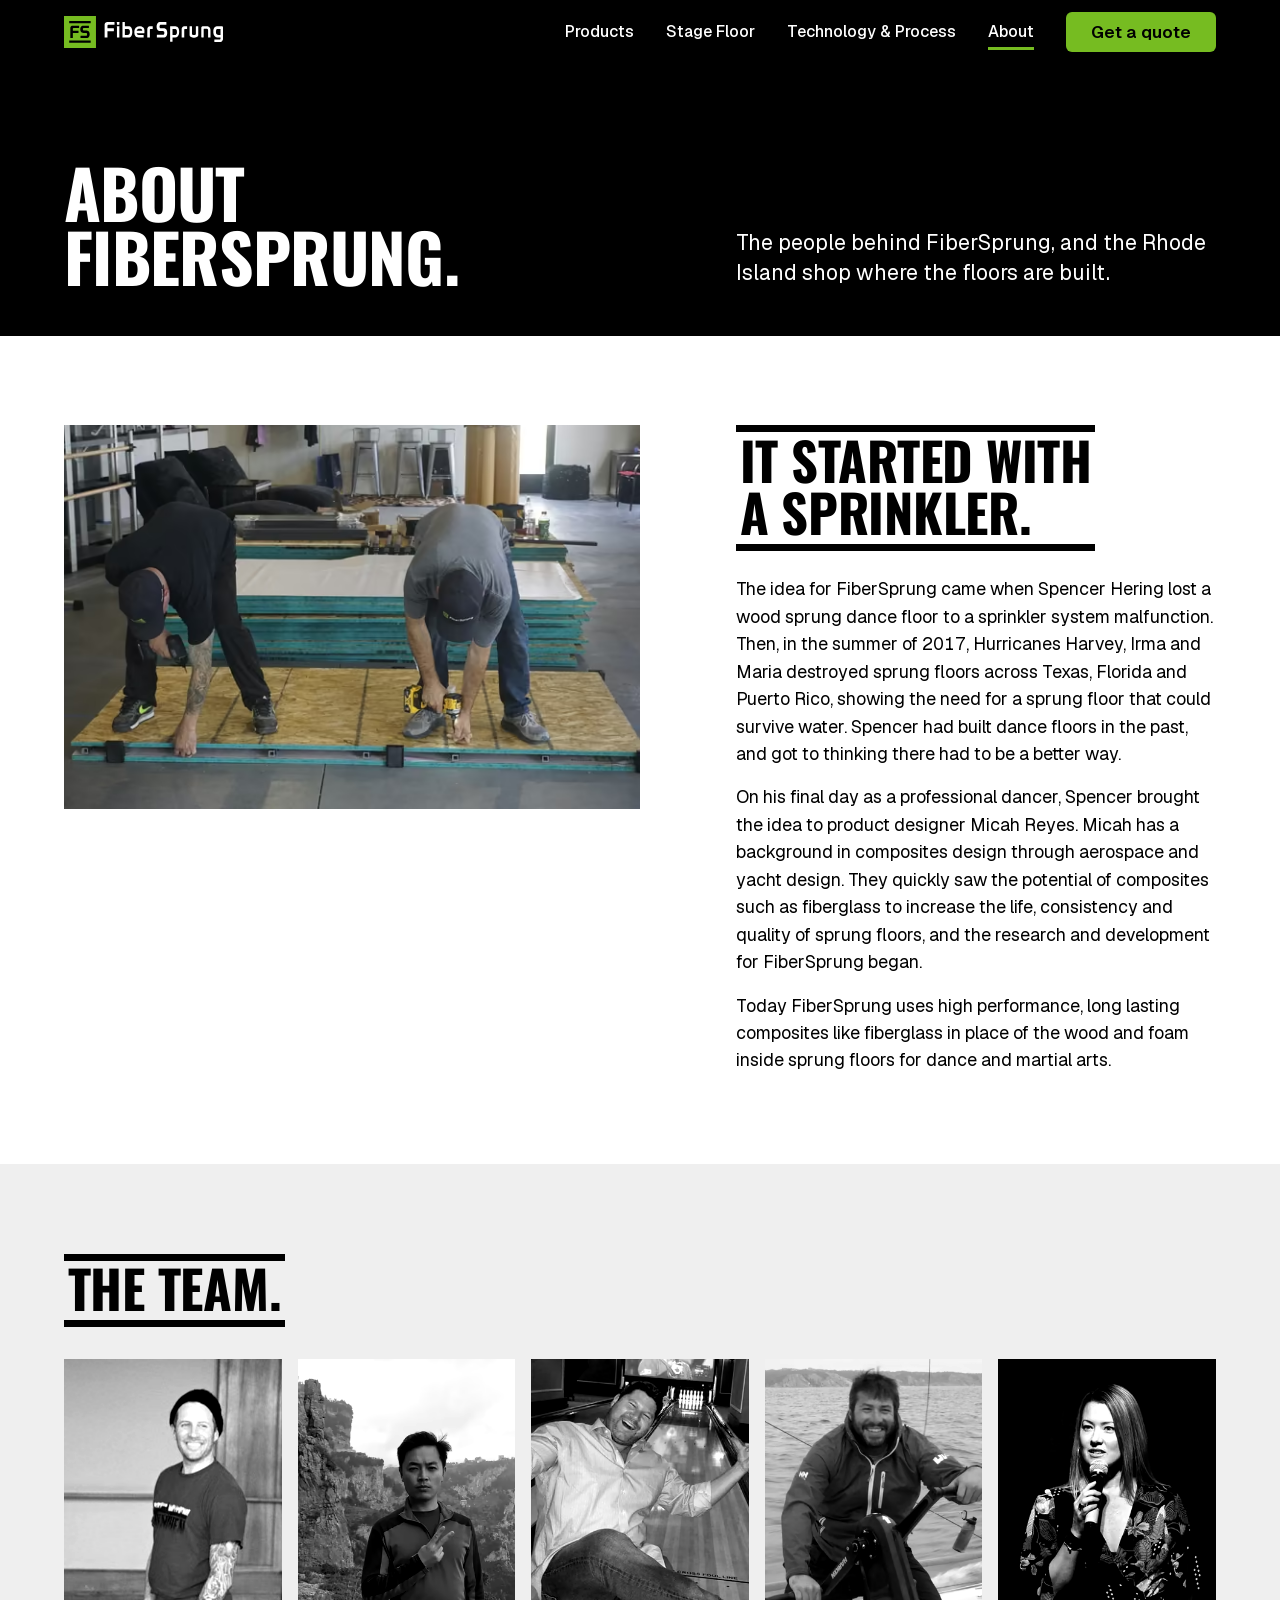
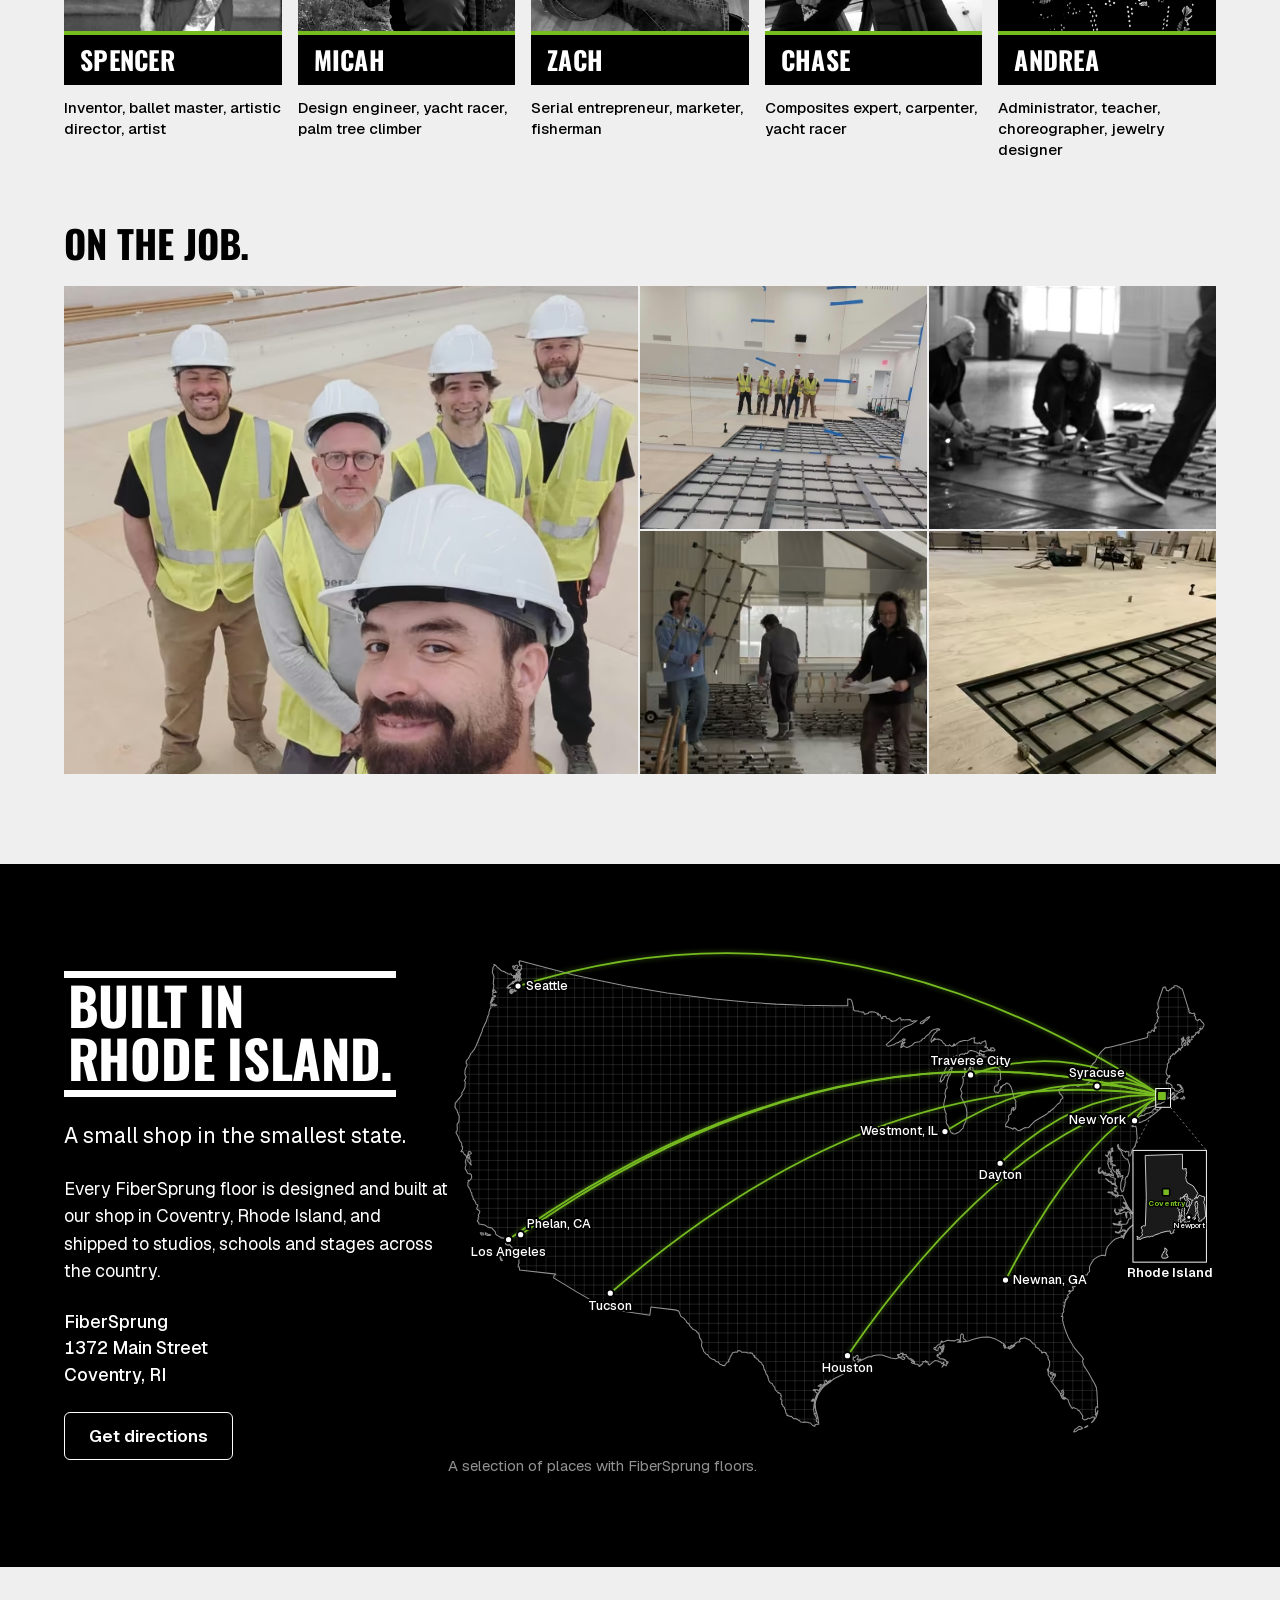
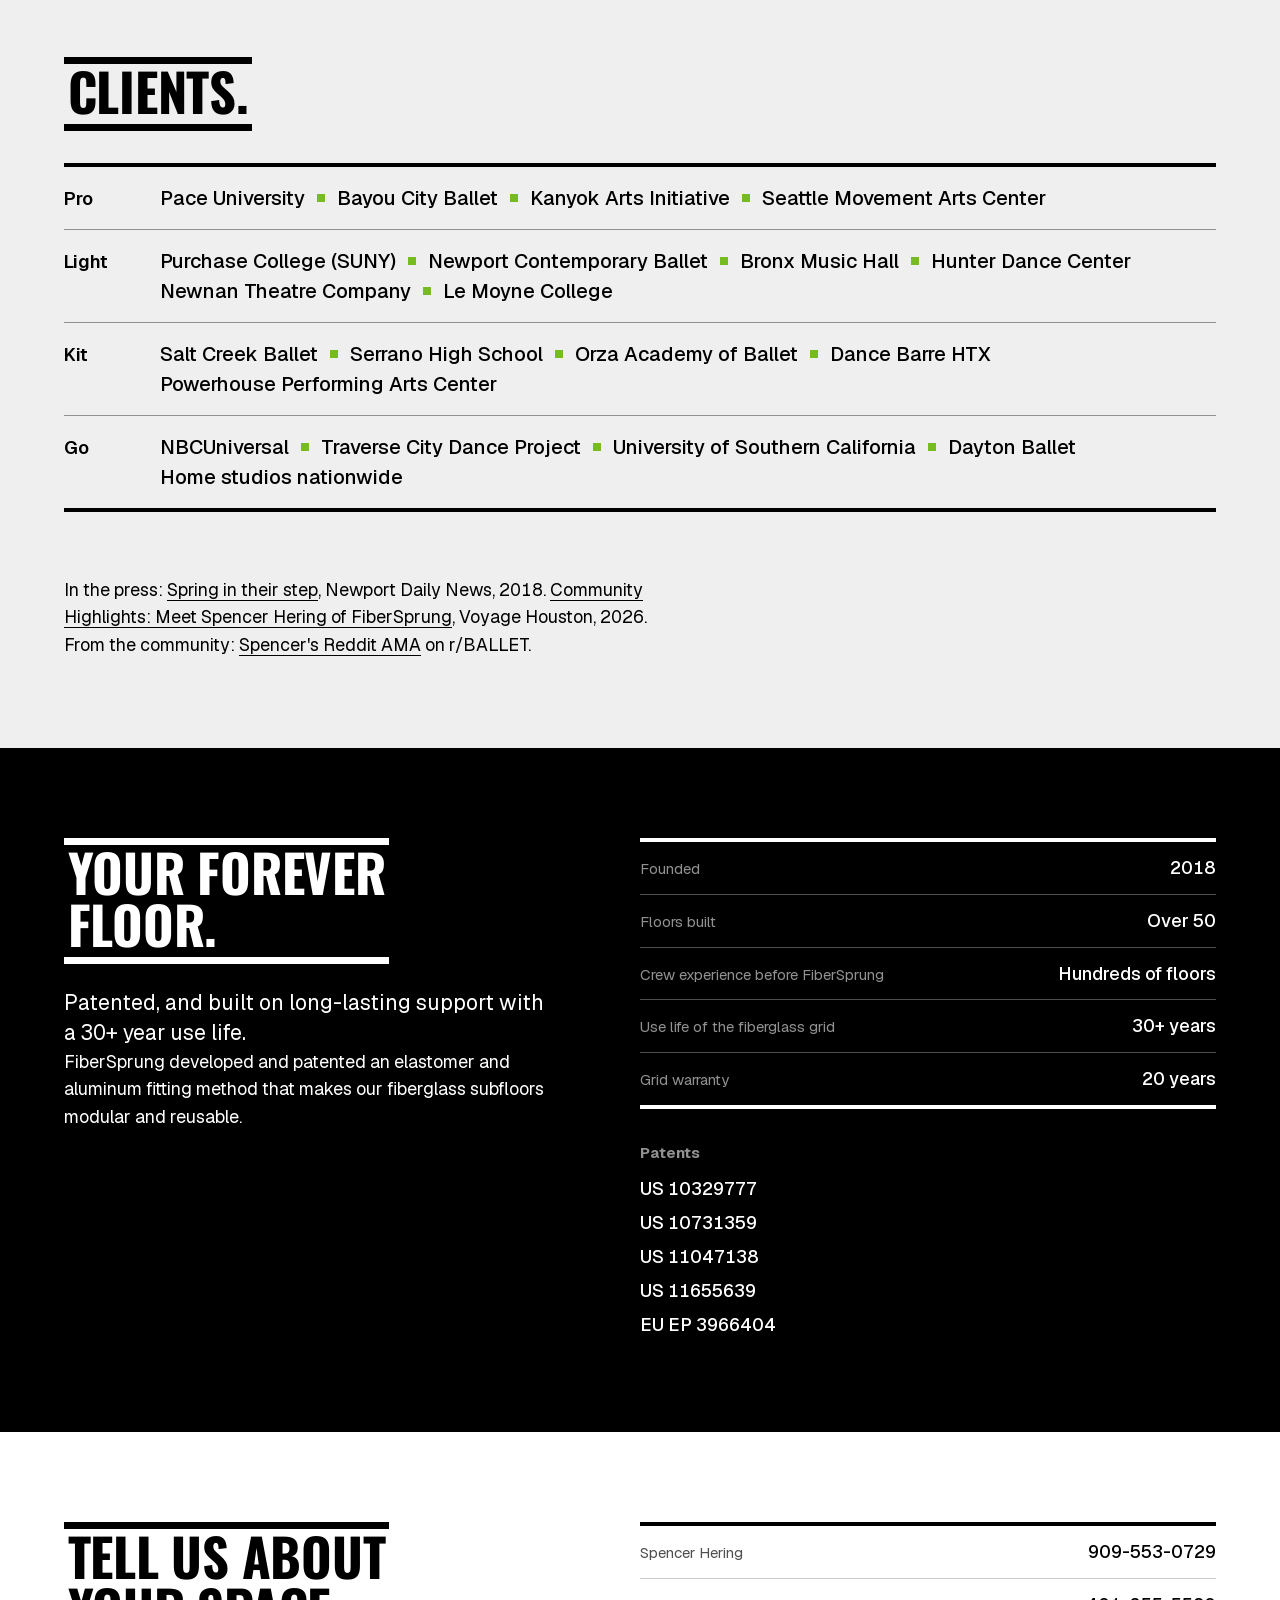
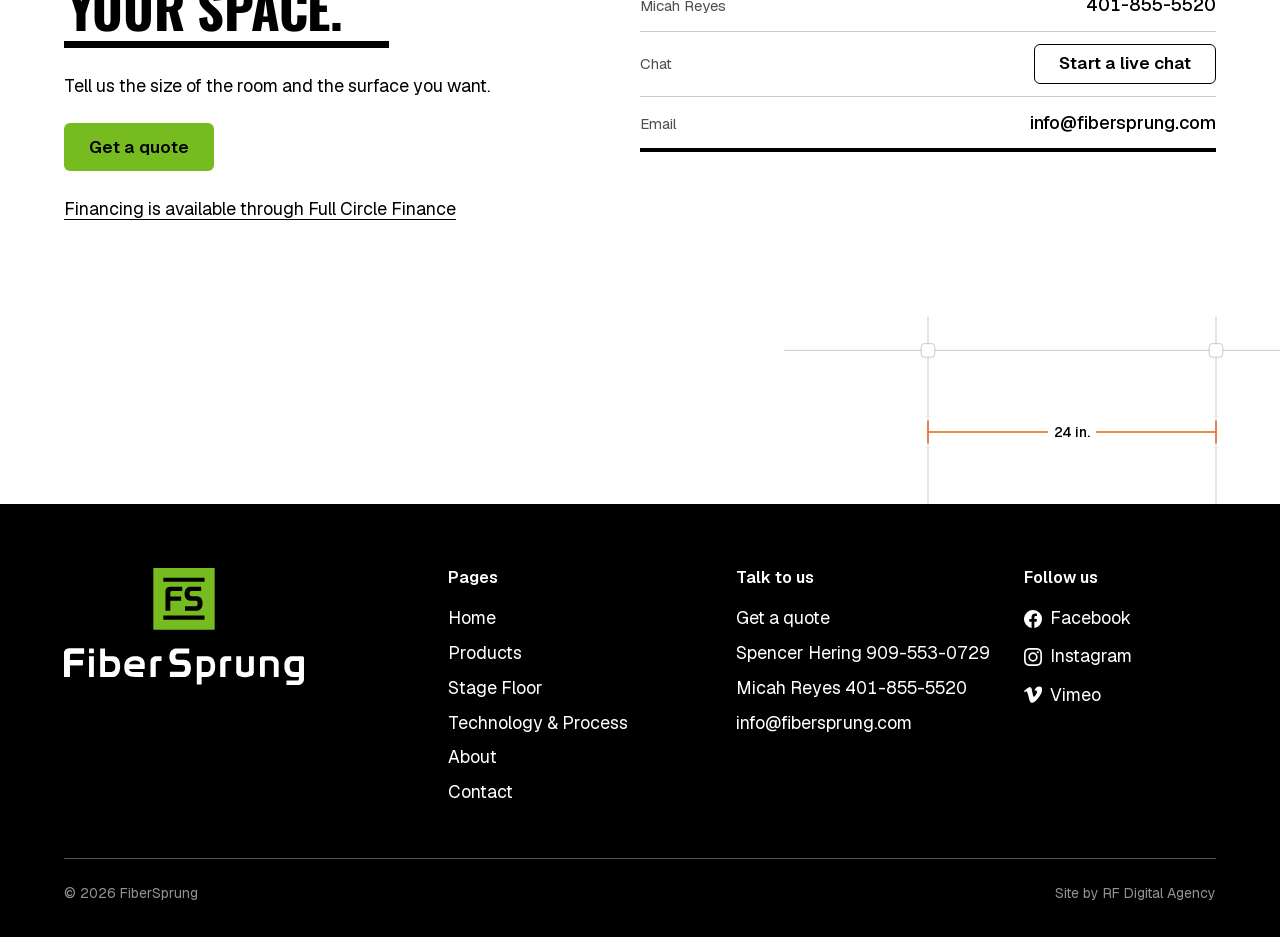
<file: about.html>
<!doctype html>
<html lang="en">
<head>
<meta charset="utf-8">
<meta name="viewport" content="width=device-width, initial-scale=1">
<title>About FiberSprung | FiberSprung</title>
<meta name="description" content="How FiberSprung started, the team, the Rhode Island shop where the floors are built, and the studios, universities and theaters that use them.">
<meta name="robots" content="noindex">
<link rel="canonical" href="https://fibersprung.com/about.html">
<meta name="theme-color" content="#000000">
<link rel="preload" href="fonts/oswald-variable-latin.woff2" as="font" type="font/woff2" crossorigin>
<link rel="preload" href="fonts/geist-variable-latin.woff2" as="font" type="font/woff2" crossorigin>
<link rel="stylesheet" href="css/styles.css">
<link rel="icon" href="favicon.ico" sizes="32x32">
<link rel="icon" href="favicon.svg" type="image/svg+xml">
<link rel="apple-touch-icon" href="apple-touch-icon.png">
<link rel="manifest" href="site.webmanifest">
<meta property="og:type" content="website">
<meta property="og:site_name" content="FiberSprung">
<meta property="og:title" content="About FiberSprung">
<meta property="og:description" content="How FiberSprung started, the team, the Rhode Island shop, and the rooms already built.">
<meta property="og:url" content="https://fibersprung.com/about.html">
<meta property="og:image" content="https://fibersprung.com/img/social-home.jpg">
<meta property="og:image:width" content="1200">
<meta property="og:image:height" content="630">
<meta property="og:image:alt" content="The FiberSprung fiberglass grid: square tubes in a basket weave, joined by black fittings.">
<meta name="twitter:card" content="summary_large_image">
<meta name="twitter:title" content="About FiberSprung">
<meta name="twitter:description" content="How FiberSprung started, the team, the Rhode Island shop, and the rooms already built.">
<meta name="twitter:image" content="https://fibersprung.com/img/social-home.jpg">
<script type="application/ld+json">
{
  "@context": "https://schema.org",
  "@type": "Organization",
  "name": "FiberSprung",
  "url": "https://fibersprung.com/",
  "logo": "https://fibersprung.com/icon-512.png",
  "email": "info@fibersprung.com",
  "description": "Maker of patented fiberglass sprung floors for dance and stage.",
  "contactPoint": [
    { "@type": "ContactPoint", "contactType": "sales", "name": "Spencer Hering", "telephone": "+1-909-553-0729" },
    { "@type": "ContactPoint", "contactType": "sales", "name": "Micah Reyes", "telephone": "+1-401-855-5520" }
  ]
}
</script>
<script type="application/ld+json">
{
  "@context": "https://schema.org",
  "@type": "AboutPage",
  "name": "About FiberSprung",
  "url": "https://fibersprung.com/about.html",
  "about": {
    "@type": "Organization",
    "name": "FiberSprung",
    "url": "https://fibersprung.com/"
  }
}
</script>
<script>document.documentElement.className = "js";</script>
<script src="js/site.js" defer></script>
</head>
<body>
<a class="skip" href="#main">Skip to content</a>

<header class="site-header on-dark">
  <div class="wrap site-header__in">
    <a class="site-header__logo" href="index.html"><img src="img/logo/fibersprung-logo-horizontal-green-white.svg" alt="FiberSprung" width="159" height="32"></a>
    <button class="menu-btn" type="button" aria-label="Menu" aria-expanded="false" aria-controls="site-nav"><span></span><span></span></button>
    <nav class="site-nav" id="site-nav" aria-label="Main">
      <ul class="site-nav__list">
        <li class="site-nav__home"><a href="index.html">Home</a></li>
        <li><a href="products.html">Products</a></li>
        <li><a href="stage-floor.html">Stage Floor</a></li>
        <li><a href="technology.html">Technology &amp; Process</a></li>
        <li><a href="about.html" aria-current="page">About</a></li>
        <li class="site-nav__cta"><a class="btn btn--primary" href="contact.html#quote">Get a quote</a></li>
      </ul>
      <ul class="site-nav__contact">
        <li>Spencer Hering <a href="tel:+19095530729">909-553-0729</a></li>
        <li>Micah Reyes <a href="tel:+14018555520">401-855-5520</a></li>
        <li><a href="mailto:info@fibersprung.com">info@fibersprung.com</a></li>
      </ul>
    </nav>
  </div>
</header>

<main id="main">

<!-- 01 Page head -->
<section class="page-head on-dark" aria-labelledby="page-h">
  <div class="wrap grid">
    <h1 class="display page-head__title" id="page-h">About<br>FiberSprung.</h1>
    <p class="lede page-head__lede">The people behind FiberSprung, and the Rhode Island shop where the floors are built.</p>
  </div>
</section>

<!-- 02 Origin -->
<section class="section origin on-white" id="origin" aria-labelledby="origin-h">
  <div class="wrap grid">
    <figure class="origin__photo">
      <picture>
            <source type="image/avif" sizes="(min-width: 1248px) 576px, (min-width: 768px) 50vw, 100vw" srcset="img/home/panel-assembly-600.avif 600w, img/home/panel-assembly-900.avif 900w, img/home/panel-assembly-1200.avif 1200w">
            <source type="image/webp" sizes="(min-width: 1248px) 576px, (min-width: 768px) 50vw, 100vw" srcset="img/home/panel-assembly-600.webp 600w, img/home/panel-assembly-900.webp 900w, img/home/panel-assembly-1200.webp 1200w">
            <img src="img/home/panel-assembly-900.webp" alt="Two members of the FiberSprung team fastening a floor panel together with drills." width="900" height="600" decoding="async">
          </picture>
    </figure>
    <div class="origin__text">
      <h2 class="rule-head" id="origin-h">It started with<br>a sprinkler.</h2>
      <p>The idea for FiberSprung came when Spencer Hering lost a wood sprung dance floor to a sprinkler system malfunction. Then, in the summer of 2017, Hurricanes Harvey, Irma and Maria destroyed sprung floors across Texas, Florida and Puerto Rico, showing the need for a sprung floor that could survive water. Spencer had built dance floors in the past, and got to thinking there had to be a better way.</p>
      <p>On his final day as a professional dancer, Spencer brought the idea to product designer Micah Reyes. Micah has a background in composites design through aerospace and yacht design. They quickly saw the potential of composites such as fiberglass to increase the life, consistency and quality of sprung floors, and the research and development for FiberSprung began.</p>
      <p>Today FiberSprung uses high performance, long lasting composites like fiberglass in place of the wood and foam inside sprung floors for dance and martial arts.</p>
    </div>
  </div>
</section>

<!-- 03 The team -->
<section class="section team on-canvas" id="team" aria-labelledby="team-h">
  <div class="wrap">
    <h2 class="rule-head" id="team-h">The team.</h2>
    <ul class="tcards">
      <li class="tcard">
        <div class="tcard__media">
          <picture>
            <source type="image/avif" sizes="(min-width: 1024px) 20vw, (min-width: 600px) 30vw, 48vw" srcset="img/about/team-card-spencer-360.avif 360w, img/about/team-card-spencer-407.avif 407w">
            <source type="image/webp" sizes="(min-width: 1024px) 20vw, (min-width: 600px) 30vw, 48vw" srcset="img/about/team-card-spencer-360.webp 360w, img/about/team-card-spencer-407.webp 407w">
            <img src="img/about/team-card-spencer-360.webp" alt="Spencer smiling in a dance studio, wearing a knit cap." width="407" height="509" loading="lazy" decoding="async">
          </picture>
          <h3 class="tcard__name">Spencer</h3>
        </div>
        <p class="tcard__what">Inventor, ballet master, artistic director, artist</p>
      </li>
      <li class="tcard">
        <div class="tcard__media">
          <picture>
            <source type="image/avif" sizes="(min-width: 1024px) 20vw, (min-width: 600px) 30vw, 48vw" srcset="img/about/team-card-micah-360.avif 360w, img/about/team-card-micah-480.avif 480w, img/about/team-card-micah-720.avif 720w">
            <source type="image/webp" sizes="(min-width: 1024px) 20vw, (min-width: 600px) 30vw, 48vw" srcset="img/about/team-card-micah-360.webp 360w, img/about/team-card-micah-480.webp 480w, img/about/team-card-micah-720.webp 720w">
            <img src="img/about/team-card-micah-360.webp" alt="Micah standing in front of a rock pillar on a cliff." width="720" height="900" loading="lazy" decoding="async">
          </picture>
          <h3 class="tcard__name">Micah</h3>
        </div>
        <p class="tcard__what">Design engineer, yacht racer, palm tree climber</p>
      </li>
      <li class="tcard">
        <div class="tcard__media">
          <picture>
            <source type="image/avif" sizes="(min-width: 1024px) 20vw, (min-width: 600px) 30vw, 48vw" srcset="img/about/team-card-zach-360.avif 360w, img/about/team-card-zach-440.avif 440w">
            <source type="image/webp" sizes="(min-width: 1024px) 20vw, (min-width: 600px) 30vw, 48vw" srcset="img/about/team-card-zach-360.webp 360w, img/about/team-card-zach-440.webp 440w">
            <img src="img/about/team-card-zach-360.webp" alt="Zach laughing on a bowling lane." width="440" height="550" loading="lazy" decoding="async">
          </picture>
          <h3 class="tcard__name">Zach</h3>
        </div>
        <p class="tcard__what">Serial entrepreneur, marketer, fisherman</p>
      </li>
      <li class="tcard">
        <div class="tcard__media">
          <picture>
            <source type="image/avif" sizes="(min-width: 1024px) 20vw, (min-width: 600px) 30vw, 48vw" srcset="img/about/team-card-chase-360.avif 360w, img/about/team-card-chase-480.avif 480w, img/about/team-card-chase-720.avif 720w">
            <source type="image/webp" sizes="(min-width: 1024px) 20vw, (min-width: 600px) 30vw, 48vw" srcset="img/about/team-card-chase-360.webp 360w, img/about/team-card-chase-480.webp 480w, img/about/team-card-chase-720.webp 720w">
            <img src="img/about/team-card-chase-360.webp" alt="Chase at the helm of a racing yacht." width="720" height="900" loading="lazy" decoding="async">
          </picture>
          <h3 class="tcard__name">Chase</h3>
        </div>
        <p class="tcard__what">Composites expert, carpenter, yacht racer</p>
      </li>
      <li class="tcard">
        <div class="tcard__media">
          <picture>
            <source type="image/avif" sizes="(min-width: 1024px) 20vw, (min-width: 600px) 30vw, 48vw" srcset="img/about/team-card-andrea-360.avif 360w, img/about/team-card-andrea-480.avif 480w, img/about/team-card-andrea-512.avif 512w">
            <source type="image/webp" sizes="(min-width: 1024px) 20vw, (min-width: 600px) 30vw, 48vw" srcset="img/about/team-card-andrea-360.webp 360w, img/about/team-card-andrea-480.webp 480w, img/about/team-card-andrea-512.webp 512w">
            <img src="img/about/team-card-andrea-360.webp" alt="Andrea speaking into a microphone on stage." width="512" height="640" loading="lazy" decoding="async">
          </picture>
          <h3 class="tcard__name">Andrea</h3>
        </div>
        <p class="tcard__what">Administrator, teacher, choreographer, jewelry designer</p>
      </li>
    </ul>
    <div class="crew-wrap">
      <h3 class="crew-wrap__head">On the job.</h3>
      <div class="crew-grid">
        <figure class="shot">
          <picture>
            <source type="image/avif" sizes="(min-width: 768px) 50vw, 100vw" srcset="img/about/crew-manhattan-480.avif 480w, img/about/crew-manhattan-720.avif 720w, img/about/crew-manhattan-960.avif 960w, img/about/crew-manhattan-1440.avif 1440w">
            <source type="image/webp" sizes="(min-width: 768px) 50vw, 100vw" srcset="img/about/crew-manhattan-480.webp 480w, img/about/crew-manhattan-720.webp 720w, img/about/crew-manhattan-960.webp 960w, img/about/crew-manhattan-1440.webp 1440w">
            <img src="img/about/crew-manhattan-720.webp" alt="Five members of the FiberSprung crew in hard hats and safety vests, standing on a newly laid floor in a studio." width="1440" height="1440" loading="lazy" decoding="async">
          </picture>
          <figcaption class="caption">The crew on a Manhattan install, 2026.</figcaption>
        </figure>
        <figure class="shot">
          <picture>
            <source type="image/avif" sizes="(min-width: 768px) 50vw, 100vw" srcset="img/about/grid-manhattan-480.avif 480w, img/about/grid-manhattan-720.avif 720w, img/about/grid-manhattan-960.avif 960w, img/about/grid-manhattan-1440.avif 1440w">
            <source type="image/webp" sizes="(min-width: 768px) 50vw, 100vw" srcset="img/about/grid-manhattan-480.webp 480w, img/about/grid-manhattan-720.webp 720w, img/about/grid-manhattan-960.webp 960w, img/about/grid-manhattan-1440.webp 1440w">
            <img src="img/about/grid-manhattan-720.webp" alt="The fiberglass grid laid across a studio floor, with the crew reflected in the mirror wall beyond." width="1440" height="1440" loading="lazy" decoding="async">
          </picture>
          <figcaption class="caption">The grid going in, Manhattan, 2026.</figcaption>
        </figure>
        <figure class="shot">
          <picture>
            <source type="image/avif" sizes="(min-width: 768px) 25vw, 50vw" srcset="img/about/crew-a-743.avif 743w">
            <source type="image/webp" sizes="(min-width: 768px) 25vw, 50vw" srcset="img/about/crew-a-743.webp 743w">
            <img src="img/about/crew-a-743.webp" alt="The FiberSprung crew kneeling to connect grid sections on a studio floor." width="743" height="418" loading="lazy" decoding="async">
          </picture>
          <figcaption class="caption">Connecting the grid.</figcaption>
        </figure>
        <figure class="shot">
          <picture>
            <source type="image/avif" sizes="(min-width: 768px) 25vw, 50vw" srcset="img/about/crew-b-480.avif 480w, img/about/crew-b-720.avif 720w, img/about/crew-b-960.avif 960w">
            <source type="image/webp" sizes="(min-width: 768px) 25vw, 50vw" srcset="img/about/crew-b-480.webp 480w, img/about/crew-b-720.webp 720w, img/about/crew-b-960.webp 960w">
            <img src="img/about/crew-b-720.webp" alt="Two crew members carrying assembled grid sections through a bright hall." width="960" height="540" loading="lazy" decoding="async">
          </picture>
          <figcaption class="caption">Carrying grid sections in.</figcaption>
        </figure>
        <figure class="shot">
          <picture>
            <source type="image/avif" sizes="(min-width: 768px) 25vw, 50vw" srcset="img/about/crew-c-480.avif 480w, img/about/crew-c-720.avif 720w, img/about/crew-c-960.avif 960w">
            <source type="image/webp" sizes="(min-width: 768px) 25vw, 50vw" srcset="img/about/crew-c-480.webp 480w, img/about/crew-c-720.webp 720w, img/about/crew-c-960.webp 960w">
            <img src="img/about/crew-c-720.webp" alt="A grid half covered in plywood across a large hall with tall windows." width="960" height="540" loading="lazy" decoding="async">
          </picture>
          <figcaption class="caption">Plywood going down over the grid.</figcaption>
        </figure>
      </div>
    </div>
  </div>
</section>

<!-- 04 Built in Rhode Island (Nov 25 v2: US map drawn as a FiberSprung grid, lines from Coventry to a selection of installs; RI enlarged inset). US outline: us-atlas (US Census, public domain), Albers USA. RI inset: US Census ZCTA boundaries. Cities are places named in the client lists; venues are not named on the map. -->
<section class="section shop on-dark" id="shop" aria-labelledby="shop-h">
  <div class="wrap grid">
    <div class="shop__text">
      <h2 class="rule-head" id="shop-h">Built in<br>Rhode Island.</h2>
      <p class="lede shop__lede">A small shop in the smallest state.</p>
      <p>Every FiberSprung floor is designed and built at our shop in Coventry, Rhode Island, and shipped to studios, schools and stages across the country.</p>
      <address class="shop__addr">FiberSprung<br>1372 Main Street<br>Coventry, RI</address>
      <p><a class="btn btn--ghost" href="https://www.google.com/maps/search/?api=1&amp;query=1372+Main+Street+Coventry+RI" rel="noopener">Get directions</a></p>
    </div>
    <figure class="shipmap">
      <svg class="shipmap__svg" viewBox="10 6 962 606" role="img" aria-labelledby="shipmap-t shipmap-d">
      <title id="shipmap-t">Built in Coventry, Rhode Island, and installed across the country</title>
      <desc id="shipmap-d">A map of the United States drawn as a fiberglass grid, with lines from the FiberSprung shop in Coventry, Rhode Island, to floors in New York, Syracuse, Traverse City, Westmont, IL, Dayton, Newnan, GA, Houston, Tucson, Phelan, CA, Los Angeles and Seattle. An enlarged Rhode Island shows Coventry and Newport.</desc>
      <defs>
        <clipPath id="sm-us"><path d="M96.7,24.9 L96.9,22.4 L98.1,21.8 L96.5,20.1 L95.9,19.9 L93.4,21.4 L94.0,22.9 L93.1,22.5 L92.6,21.1 L91.5,20.8 L91.0,21.2 L91.6,23.8 L92.6,24.9 L94.2,25.3 L94.7,26.5 L95.6,26.6 L96.0,25.2ZM97.9,37.5 L98.1,39.2 L98.7,39.7 L99.5,38.7 L99.6,36.9 L98.3,35.1 L97.1,36.6 L97.4,32.7 L97.1,31.7 L95.8,31.6 L98.0,30.2 L98.5,30.7 L99.3,30.6 L98.5,29.1 L98.5,27.7 L97.7,27.7 L95.0,31.0 L95.9,33.0 L96.8,33.1 L96.2,36.0 L96.9,37.0 L96.7,37.6ZM94.9,47.8 L93.2,50.9 L93.2,51.4 L95.7,50.9 L94.8,50.2 L95.3,48.9ZM166.5,31.9 L100.0,14.4 L98.8,15.5 L99.8,16.0 L98.9,16.8 L99.6,17.7 L99.4,19.2 L100.2,19.7 L99.6,20.5 L100.9,20.0 L101.9,20.2 L102.4,20.9 L101.7,21.6 L101.6,22.9 L102.4,24.4 L101.9,25.0 L101.0,24.9 L100.9,27.0 L99.9,26.8 L99.1,25.3 L98.0,25.3 L97.5,26.4 L97.9,27.5 L99.5,27.4 L99.7,29.2 L100.9,30.4 L101.2,31.4 L100.5,32.0 L99.8,31.4 L98.7,31.6 L98.2,34.1 L100.0,36.3 L99.1,33.1 L99.7,32.3 L100.5,32.6 L100.3,34.9 L101.7,37.6 L101.5,38.7 L100.1,39.0 L99.0,41.1 L98.0,41.7 L97.8,43.5 L96.5,44.8 L97.5,46.2 L96.1,46.6 L96.1,51.9 L94.5,52.2 L93.9,53.2 L92.8,51.7 L91.1,54.5 L89.4,55.7 L88.0,54.9 L87.8,53.5 L87.0,53.6 L87.6,52.8 L87.6,51.3 L89.1,50.1 L88.7,51.2 L87.9,51.7 L89.1,55.2 L89.9,53.8 L90.5,53.7 L89.5,52.7 L89.4,51.7 L90.1,50.6 L91.1,50.1 L90.2,51.8 L91.2,53.6 L92.4,52.4 L92.3,51.5 L94.6,47.7 L93.9,47.2 L95.1,46.0 L95.6,43.3 L95.2,42.4 L96.2,42.7 L96.6,39.0 L95.7,37.9 L95.6,39.9 L93.6,40.7 L91.8,43.1 L90.1,43.1 L88.1,44.1 L84.6,47.6 L85.4,48.4 L88.5,48.0 L87.7,48.6 L85.7,48.9 L83.8,48.2 L85.2,46.2 L89.7,42.4 L91.1,40.4 L92.0,40.3 L91.0,42.7 L92.7,40.3 L93.8,39.9 L93.9,39.1 L95.3,39.1 L94.7,38.5 L94.3,36.0 L95.2,36.0 L95.3,34.0 L93.9,35.0 L93.7,33.9 L94.6,33.5 L94.6,32.9 L92.7,33.1 L92.5,33.8 L93.1,34.7 L92.6,35.6 L92.0,35.6 L92.0,33.3 L90.2,33.0 L88.9,30.7 L87.3,31.4 L85.2,30.8 L84.7,30.0 L82.4,29.5 L81.0,28.3 L76.9,27.1 L73.8,23.9 L71.9,22.8 L69.7,20.2 L68.6,19.3 L67.4,19.1 L68.1,20.5 L66.0,23.6 L66.2,25.4 L65.5,28.3 L65.7,30.2 L67.2,32.3 L67.0,33.4 L67.6,34.1 L66.6,43.0 L67.4,44.9 L67.2,47.5 L65.8,52.9 L66.8,52.8 L66.9,51.0 L67.5,50.7 L68.8,51.4 L68.7,52.3 L70.7,53.9 L66.8,54.6 L67.0,53.9 L66.3,53.6 L65.9,57.2 L67.0,58.6 L69.0,58.0 L69.7,59.0 L67.2,60.2 L67.5,62.7 L66.4,63.7 L65.9,63.1 L65.6,65.8 L64.7,65.5 L65.9,61.1 L65.5,59.8 L63.0,67.6 L64.2,66.9 L65.9,69.2 L68.6,68.5 L69.2,69.5 L71.0,70.2 L67.9,71.0 L67.5,70.3 L65.7,70.3 L65.7,71.1 L63.8,68.9 L63.6,73.9 L62.2,75.0 L61.9,77.5 L61.1,79.1 L61.5,79.8 L61.1,81.4 L59.4,85.0 L58.3,89.6 L53.7,98.9 L52.7,102.7 L45.4,120.7 L42.7,125.8 L39.6,129.8 L38.3,130.5 L38.4,131.4 L35.4,136.9 L32.8,139.9 L32.7,142.4 L33.3,142.6 L33.8,144.6 L33.6,146.5 L32.0,149.2 L31.4,151.6 L31.1,156.7 L32.6,160.0 L31.9,162.4 L30.4,164.4 L31.6,165.8 L31.3,172.9 L29.2,177.3 L27.7,178.9 L27.2,180.9 L27.7,181.7 L26.6,183.8 L18.9,193.1 L19.1,196.1 L18.5,197.2 L20.5,200.9 L21.6,201.9 L21.6,203.7 L24.0,209.2 L23.6,215.7 L21.4,219.4 L21.6,226.9 L20.1,229.0 L20.1,229.8 L23.2,235.6 L24.4,239.5 L27.1,243.1 L27.2,246.7 L28.0,246.7 L28.5,247.8 L28.0,248.5 L28.3,250.3 L26.2,253.5 L26.8,253.9 L27.6,253.2 L28.5,253.7 L30.8,257.4 L31.6,257.4 L33.2,259.9 L34.2,259.9 L34.2,258.4 L35.2,259.0 L34.4,257.6 L35.7,256.7 L35.0,255.7 L35.7,253.7 L37.6,253.4 L38.9,254.7 L39.2,256.3 L35.8,257.2 L36.2,258.6 L37.3,259.0 L37.3,260.4 L36.4,261.7 L37.7,262.8 L37.5,263.4 L38.6,265.0 L38.4,268.8 L39.3,270.3 L38.5,270.1 L36.3,266.7 L34.7,265.7 L35.3,260.7 L33.3,260.8 L31.6,266.5 L32.4,267.8 L32.5,270.7 L31.4,274.3 L32.1,276.3 L32.7,276.5 L33.7,279.2 L35.1,281.0 L37.4,281.7 L38.3,281.4 L39.2,282.7 L39.7,285.9 L38.1,289.0 L36.7,289.9 L36.3,289.0 L35.1,289.9 L35.7,290.6 L35.0,292.2 L34.8,296.1 L35.7,298.4 L37.2,299.7 L38.7,304.2 L39.7,305.0 L39.8,307.8 L41.4,310.6 L41.6,313.3 L43.4,314.7 L45.3,319.3 L46.9,320.1 L47.3,321.2 L45.9,324.6 L46.4,325.7 L49.8,328.1 L49.6,329.9 L47.9,333.2 L48.6,334.9 L47.6,336.7 L47.9,338.2 L46.5,340.5 L48.5,342.4 L48.8,344.3 L54.9,345.2 L57.2,346.2 L59.3,347.9 L62.2,349.0 L63.0,348.7 L65.0,349.3 L69.3,354.1 L69.7,356.7 L71.0,358.1 L75.6,360.8 L76.4,361.8 L77.6,361.4 L81.7,362.5 L83.0,367.2 L82.0,368.5 L82.1,369.3 L84.7,370.8 L86.2,370.7 L86.4,369.8 L87.9,371.0 L96.5,382.3 L98.7,387.7 L98.9,393.6 L98.1,394.6 L97.9,398.1 L98.9,397.9 L99.7,399.5 L99.5,401.7 L145.1,407.0 L142.9,409.0 L142.3,411.7 L171.7,429.5 L208.2,450.5 L262.9,458.4 L264.2,448.2 L296.3,452.1 L296.9,452.9 L297.7,452.6 L299.0,453.5 L301.7,459.9 L306.2,462.7 L306.5,464.0 L307.7,464.6 L309.2,467.6 L312.3,469.8 L313.0,472.0 L315.8,474.6 L315.8,475.4 L318.3,476.9 L319.1,476.9 L321.1,478.4 L321.9,479.8 L323.0,479.9 L323.5,481.7 L324.4,481.9 L325.2,486.9 L326.9,489.1 L328.1,492.0 L327.5,494.9 L327.7,497.8 L329.7,501.4 L330.0,503.6 L333.6,507.5 L335.1,507.8 L337.2,510.9 L340.3,513.2 L343.9,514.4 L345.1,516.0 L346.6,516.8 L348.3,517.0 L350.7,519.8 L352.6,520.4 L353.5,521.4 L356.8,521.6 L357.2,520.0 L359.0,518.5 L359.4,517.5 L361.0,517.2 L362.0,516.1 L361.4,515.7 L362.0,513.6 L362.8,513.5 L363.7,509.9 L364.5,509.3 L364.6,508.3 L365.2,508.2 L366.4,505.5 L369.4,505.0 L370.4,504.4 L372.4,504.9 L373.4,502.6 L376.5,503.4 L377.8,504.7 L382.9,504.8 L385.8,505.8 L388.3,505.7 L388.9,505.3 L389.2,506.0 L390.3,505.7 L391.5,506.3 L392.3,508.5 L393.3,508.7 L393.6,510.6 L394.2,509.3 L394.6,510.8 L394.2,511.5 L395.9,512.1 L396.3,512.9 L398.1,513.5 L399.0,515.5 L403.0,518.5 L403.4,520.2 L405.1,521.7 L405.9,526.5 L406.5,526.5 L407.1,528.3 L407.5,528.3 L408.3,532.1 L409.3,532.6 L409.3,533.3 L410.2,533.9 L410.4,535.5 L411.3,535.8 L410.7,536.4 L412.0,540.8 L413.6,543.0 L416.1,544.1 L417.8,547.6 L419.0,548.0 L419.9,552.1 L422.0,553.7 L423.3,555.5 L424.0,555.4 L424.6,556.2 L425.3,555.9 L427.1,557.7 L426.7,559.2 L427.6,559.5 L427.0,562.8 L426.3,563.3 L428.2,564.8 L427.9,569.9 L428.6,570.1 L429.3,571.1 L429.2,572.0 L431.4,574.1 L431.9,576.3 L432.5,576.8 L433.2,581.0 L434.8,582.5 L434.3,583.6 L434.9,584.3 L435.8,584.0 L438.8,585.3 L440.1,585.1 L443.2,588.2 L445.0,587.8 L446.8,588.8 L447.4,588.6 L449.0,590.1 L450.0,589.9 L450.0,590.6 L451.8,592.1 L453.9,592.6 L455.3,592.3 L456.1,592.9 L456.3,592.3 L461.0,592.5 L461.8,593.2 L464.1,593.5 L466.7,596.6 L468.2,596.9 L468.2,597.4 L469.7,597.6 L469.7,596.1 L471.7,595.1 L474.4,595.1 L474.3,592.7 L473.4,593.0 L473.4,592.4 L471.5,591.7 L471.1,588.9 L471.8,588.0 L469.8,583.2 L469.1,583.2 L468.5,580.3 L467.9,575.9 L469.2,565.7 L466.7,566.3 L465.0,566.0 L467.3,563.3 L467.9,563.4 L467.7,564.5 L466.7,564.9 L467.4,565.3 L469.4,564.3 L472.7,555.8 L470.4,554.8 L469.9,553.9 L470.2,552.6 L468.4,552.9 L467.5,552.3 L468.0,551.5 L472.8,551.8 L473.3,552.9 L474.1,553.0 L477.4,548.1 L477.4,546.5 L475.2,547.7 L473.6,547.0 L477.2,544.8 L477.4,545.7 L479.3,546.3 L482.0,544.0 L482.2,543.3 L481.8,542.5 L482.5,539.9 L483.8,539.9 L484.3,542.0 L485.6,541.9 L489.0,539.7 L489.2,541.4 L486.0,542.5 L483.3,544.8 L482.2,544.8 L481.6,545.8 L480.4,546.2 L477.6,550.3 L476.2,551.0 L475.3,552.6 L475.4,553.6 L471.6,560.1 L470.4,563.6 L469.6,568.9 L469.5,574.0 L471.3,581.0 L470.1,581.5 L471.8,581.9 L474.2,592.2 L473.5,587.2 L470.5,576.1 L470.0,570.2 L470.5,566.2 L473.5,558.1 L477.8,551.1 L482.1,546.6 L489.2,542.0 L490.2,540.5 L494.1,537.8 L501.8,534.1 L509.2,529.7 L510.3,529.5 L517.3,523.1 L523.1,518.8 L521.5,518.4 L521.3,519.4 L517.8,522.2 L515.0,524.4 L514.6,523.9 L514.7,522.2 L515.9,522.5 L518.8,519.8 L519.9,519.4 L519.9,516.6 L519.2,516.2 L519.6,515.1 L518.1,514.8 L517.4,513.8 L518.1,512.8 L517.5,512.2 L518.4,510.5 L519.3,511.5 L520.2,511.2 L521.3,509.2 L522.5,508.6 L523.7,509.2 L523.8,510.6 L523.5,512.2 L522.1,514.3 L526.7,513.3 L527.7,514.4 L526.3,514.2 L525.8,515.2 L524.2,515.5 L522.2,518.2 L523.1,518.0 L525.1,516.1 L534.8,511.5 L537.4,510.6 L540.6,510.6 L542.5,509.3 L547.7,508.4 L553.6,508.2 L564.8,512.1 L570.6,513.1 L572.0,512.8 L573.8,511.8 L576.1,511.6 L575.6,511.2 L576.2,510.6 L574.8,511.0 L574.1,509.8 L574.8,509.2 L573.5,509.1 L572.8,507.9 L574.1,507.6 L574.5,508.2 L577.1,506.7 L577.2,505.9 L577.9,506.3 L580.0,505.9 L580.1,507.1 L579.6,506.8 L579.1,508.6 L581.9,507.6 L584.2,507.9 L583.8,510.2 L585.7,510.1 L586.2,512.4 L586.9,512.2 L587.7,513.7 L589.6,512.7 L590.4,513.4 L589.6,514.7 L590.3,514.6 L590.2,515.4 L591.7,514.3 L592.5,514.3 L592.5,515.2 L594.3,516.3 L594.6,518.3 L593.6,518.1 L593.5,516.7 L593.1,517.2 L591.6,516.0 L591.2,517.2 L590.3,517.5 L591.5,518.6 L594.5,519.2 L595.2,519.8 L597.9,519.8 L600.0,521.6 L599.9,522.5 L601.0,522.8 L601.2,521.5 L602.6,520.5 L603.2,520.7 L605.1,517.7 L604.9,516.6 L607.3,516.7 L608.1,515.4 L608.9,516.5 L608.8,518.0 L609.8,516.3 L610.8,517.1 L611.7,519.0 L611.4,519.9 L612.3,520.1 L612.6,521.1 L619.8,515.3 L623.8,515.7 L624.6,516.6 L627.1,517.2 L628.6,519.1 L629.8,519.0 L630.3,517.3 L631.1,517.7 L630.7,520.2 L628.8,523.6 L631.8,519.9 L632.6,521.2 L634.2,521.8 L634.0,520.4 L634.7,519.0 L635.5,519.4 L636.0,518.4 L634.8,518.4 L634.9,517.8 L636.6,517.3 L636.1,516.6 L634.8,517.2 L632.4,513.8 L631.7,514.7 L630.2,513.1 L630.1,513.7 L628.8,513.1 L626.3,513.4 L625.8,511.9 L624.9,511.0 L623.5,510.9 L622.5,509.6 L623.4,509.3 L622.5,508.2 L624.1,509.1 L624.1,508.4 L622.8,507.8 L625.4,507.5 L625.4,505.7 L626.2,505.7 L626.7,507.3 L627.3,507.2 L627.3,505.2 L628.1,504.1 L629.7,504.7 L630.2,503.5 L629.4,504.0 L628.0,503.0 L630.5,502.2 L630.8,501.6 L629.2,501.8 L629.9,500.9 L630.9,500.8 L631.1,499.7 L630.0,499.3 L629.2,501.0 L628.2,501.3 L627.9,500.1 L626.9,499.9 L626.8,499.2 L627.9,498.5 L625.7,497.6 L625.6,498.5 L623.9,499.7 L623.8,502.3 L621.9,502.7 L620.9,501.9 L621.1,500.7 L620.2,501.3 L619.0,501.1 L618.5,499.8 L619.2,498.9 L621.2,499.1 L621.0,498.4 L621.8,498.0 L623.0,496.1 L626.2,495.2 L626.7,493.6 L628.4,492.4 L627.6,491.3 L628.5,490.7 L629.3,491.2 L629.1,492.3 L636.2,489.7 L638.2,490.3 L638.3,489.8 L639.6,490.5 L642.5,490.1 L642.9,490.7 L643.8,490.3 L644.4,490.8 L647.7,489.0 L648.0,489.4 L649.1,489.0 L650.5,489.6 L650.5,490.4 L651.6,490.2 L652.4,482.7 L653.4,481.7 L654.8,482.2 L655.4,483.1 L655.7,484.9 L655.2,486.1 L655.9,487.8 L659.1,490.2 L658.9,490.9 L656.5,491.6 L655.6,491.2 L655.2,492.0 L661.1,491.0 L668.0,488.7 L678.4,486.1 L686.0,485.8 L688.8,486.2 L695.8,488.4 L701.6,491.4 L704.0,493.3 L705.7,493.6 L708.1,496.6 L708.2,498.2 L707.6,499.1 L706.5,497.0 L706.2,495.0 L705.7,496.1 L707.4,499.8 L708.6,499.1 L710.0,499.1 L713.7,500.8 L718.6,497.8 L720.1,496.0 L714.2,499.9 L713.0,499.6 L711.8,498.0 L714.3,497.8 L715.7,496.0 L716.5,496.2 L716.3,497.4 L722.7,492.3 L724.3,491.7 L724.7,492.1 L726.4,492.2 L726.6,491.5 L725.8,489.7 L727.5,488.1 L727.4,487.4 L729.7,487.7 L732.2,486.7 L739.3,489.9 L742.8,494.1 L745.3,494.9 L746.1,498.3 L747.9,499.0 L748.4,499.8 L749.9,500.0 L751.3,502.8 L752.9,503.1 L754.0,506.1 L755.0,504.9 L758.9,505.1 L758.8,506.7 L759.6,506.6 L760.1,508.2 L761.9,510.2 L761.3,511.5 L762.2,513.5 L762.0,514.4 L763.0,514.8 L763.6,517.1 L763.6,520.7 L761.9,527.3 L762.5,527.8 L762.7,529.5 L762.1,529.4 L761.3,526.0 L760.7,526.1 L761.9,530.4 L761.9,533.4 L764.7,537.1 L765.1,539.2 L765.6,538.9 L765.2,537.3 L766.8,536.8 L766.8,535.2 L767.4,534.3 L766.3,532.3 L764.2,531.7 L764.9,531.1 L764.7,529.8 L767.6,530.8 L768.3,532.7 L767.9,533.5 L769.7,533.8 L769.0,531.7 L770.6,531.9 L771.2,533.2 L770.6,535.0 L769.8,535.5 L767.0,541.0 L766.1,541.7 L765.2,540.9 L776.5,555.5 L777.3,557.8 L777.5,556.8 L779.5,555.9 L778.5,553.2 L780.4,552.0 L780.3,553.5 L781.0,553.7 L781.3,555.4 L781.0,558.5 L780.2,557.9 L779.2,558.4 L780.2,559.3 L781.4,562.6 L782.3,562.3 L782.0,561.5 L783.0,561.3 L783.2,562.2 L786.5,564.2 L788.8,570.5 L791.9,575.4 L793.1,574.2 L798.4,576.1 L799.4,578.0 L800.6,577.8 L805.3,585.0 L804.8,585.2 L804.7,587.7 L806.9,589.7 L810.5,588.7 L810.9,587.8 L812.2,587.4 L813.6,588.0 L817.6,586.0 L819.7,586.1 L819.1,589.4 L816.1,593.1 L817.9,591.7 L821.6,586.6 L823.8,580.3 L824.0,577.8 L822.4,582.7 L820.9,583.7 L820.7,583.0 L821.8,581.3 L820.9,579.6 L820.8,578.1 L821.8,573.7 L822.7,572.9 L823.4,573.3 L823.8,574.5 L822.8,554.1 L822.1,549.0 L820.0,544.3 L811.5,529.2 L806.6,521.9 L805.0,517.2 L805.0,514.9 L806.1,513.6 L804.6,511.0 L794.9,499.6 L792.8,496.3 L787.0,486.3 L782.8,475.7 L780.6,468.5 L780.5,466.3 L779.7,465.4 L780.2,461.5 L779.9,459.9 L779.6,460.4 L778.3,460.2 L779.5,459.1 L779.5,456.4 L781.3,454.4 L781.0,450.8 L782.4,447.1 L781.9,446.7 L780.7,447.0 L780.8,446.5 L782.4,446.2 L782.9,444.6 L782.7,442.9 L782.1,443.1 L781.4,442.3 L782.6,442.3 L783.6,441.1 L784.0,439.8 L783.2,439.8 L783.3,438.7 L784.7,438.9 L785.6,437.5 L785.0,437.5 L785.2,436.5 L786.0,436.7 L786.8,436.0 L786.9,434.7 L785.7,434.2 L786.4,433.0 L788.8,431.2 L789.5,429.8 L787.4,428.4 L788.3,427.5 L789.7,428.1 L790.0,428.8 L793.0,426.9 L793.4,425.2 L792.1,423.7 L792.2,422.9 L793.1,422.7 L793.4,423.3 L794.2,422.6 L794.9,422.9 L797.0,420.7 L797.5,421.0 L798.0,420.0 L800.6,419.0 L802.5,416.8 L802.6,415.6 L801.4,415.4 L802.1,414.5 L802.9,415.1 L807.4,410.8 L807.4,410.2 L806.5,410.1 L806.9,408.6 L807.9,407.8 L808.8,408.4 L811.0,407.9 L811.3,405.9 L813.6,403.6 L813.5,398.8 L814.2,396.2 L818.2,389.5 L819.8,387.9 L825.4,384.5 L829.2,383.5 L832.2,383.5 L832.5,384.1 L833.4,384.1 L834.5,376.7 L835.6,373.9 L838.0,370.5 L843.8,364.5 L846.8,362.6 L853.1,360.6 L855.6,361.2 L856.1,362.4 L857.9,357.4 L862.9,350.0 L862.3,349.7 L857.5,357.7 L856.1,360.9 L853.1,360.2 L854.1,359.9 L853.7,358.3 L854.5,358.6 L854.7,360.1 L855.9,360.3 L857.1,355.8 L858.2,355.3 L859.2,353.5 L858.7,352.1 L857.1,351.8 L858.0,353.1 L856.9,353.2 L855.7,351.5 L855.0,351.4 L854.8,352.9 L852.5,353.8 L850.5,355.8 L846.2,354.7 L845.9,353.5 L849.6,355.0 L852.7,351.9 L854.2,347.1 L853.4,345.8 L850.3,345.9 L845.8,344.8 L844.4,345.0 L843.0,343.4 L848.2,344.6 L849.1,344.3 L851.6,344.7 L850.1,342.1 L850.6,341.3 L853.1,340.5 L852.9,341.5 L850.9,342.0 L852.2,344.0 L853.4,344.7 L859.7,344.3 L860.9,343.1 L860.8,342.3 L861.5,342.1 L861.7,340.5 L863.0,337.9 L865.1,337.3 L865.7,336.1 L864.9,331.9 L863.3,329.4 L861.9,328.7 L860.2,329.5 L860.7,329.8 L860.0,331.0 L860.4,336.2 L859.9,336.6 L858.7,332.3 L859.0,329.8 L858.0,329.2 L856.0,329.6 L852.9,331.4 L852.1,330.6 L849.9,332.0 L847.4,332.7 L845.0,328.3 L844.9,326.8 L845.5,325.1 L845.8,325.3 L845.6,328.1 L846.8,330.3 L848.0,330.2 L848.7,330.8 L849.9,330.6 L851.4,328.6 L853.3,327.6 L851.8,327.5 L850.1,326.4 L854.8,327.4 L855.2,327.1 L853.3,325.7 L855.3,326.7 L857.3,325.6 L854.4,322.8 L855.4,322.8 L857.9,324.6 L860.0,324.7 L858.9,324.2 L858.5,322.9 L859.3,323.0 L860.8,325.4 L862.3,326.4 L858.7,320.4 L858.4,318.9 L857.8,319.3 L855.9,317.5 L856.8,316.9 L856.9,317.7 L858.6,317.6 L859.7,318.9 L860.4,321.3 L862.6,324.4 L864.0,327.6 L864.8,327.7 L868.4,331.7 L862.0,322.8 L854.9,308.3 L854.4,308.0 L853.1,308.8 L849.8,308.1 L848.8,308.5 L849.3,310.1 L848.5,309.4 L848.0,310.0 L846.3,310.5 L846.0,309.2 L842.2,307.4 L841.3,304.4 L841.1,305.7 L840.5,305.7 L839.3,304.9 L837.4,305.1 L836.6,304.6 L837.8,303.7 L840.1,304.8 L841.9,303.8 L842.9,305.0 L842.9,306.0 L846.0,307.5 L847.3,308.7 L848.3,307.3 L849.0,307.5 L849.2,305.5 L848.6,304.6 L847.4,303.8 L846.5,304.2 L846.3,302.8 L845.0,303.3 L844.5,302.6 L846.9,301.5 L844.8,299.8 L845.1,298.9 L848.0,300.4 L847.8,297.3 L847.0,296.0 L846.2,296.5 L845.5,296.1 L846.4,294.9 L844.4,294.8 L843.8,294.2 L842.2,294.6 L840.0,291.9 L837.7,291.1 L834.0,287.8 L833.9,287.2 L838.2,290.5 L840.5,291.3 L842.3,293.8 L842.9,293.2 L845.1,294.0 L846.2,293.2 L845.3,292.9 L845.8,292.0 L845.1,289.3 L846.0,288.6 L845.9,287.3 L840.5,285.2 L838.2,282.9 L836.7,283.0 L836.4,283.5 L835.6,283.0 L834.2,283.3 L831.9,282.6 L831.7,281.7 L830.2,280.7 L830.3,279.2 L829.6,278.7 L827.8,280.4 L825.8,280.9 L824.5,278.6 L825.1,274.0 L825.9,274.4 L827.1,273.8 L825.6,276.0 L825.3,277.7 L826.1,279.8 L827.0,280.2 L829.9,277.6 L832.2,280.7 L833.8,281.3 L833.0,279.0 L834.6,281.5 L838.3,281.3 L840.8,283.3 L840.7,282.2 L841.2,281.9 L841.7,283.1 L843.8,284.2 L843.3,282.0 L841.4,279.6 L841.6,278.7 L841.1,278.4 L840.3,279.0 L839.9,278.3 L840.7,278.2 L841.0,276.7 L838.1,274.0 L837.0,269.6 L836.2,268.8 L837.1,266.9 L836.5,266.5 L836.7,265.3 L837.3,265.3 L836.8,263.9 L838.0,262.7 L837.0,261.9 L836.8,260.1 L834.7,259.2 L833.5,257.8 L836.3,258.8 L837.6,257.0 L836.9,256.7 L837.6,255.7 L836.8,254.0 L837.7,254.1 L838.5,255.8 L838.3,252.4 L839.2,254.5 L841.6,251.7 L840.4,250.9 L840.5,249.9 L842.6,248.9 L842.4,251.4 L843.0,251.4 L842.3,253.0 L842.9,253.3 L841.1,253.6 L840.2,254.7 L839.3,259.3 L840.3,260.3 L840.5,261.8 L841.1,262.1 L840.9,260.4 L841.8,260.0 L841.4,261.2 L841.9,262.2 L841.4,262.9 L840.1,262.9 L839.4,261.7 L839.0,266.3 L839.7,265.8 L839.4,264.9 L840.2,264.8 L841.0,263.7 L841.6,263.9 L842.3,266.1 L841.9,266.5 L840.8,265.9 L840.1,267.8 L840.3,269.8 L840.7,269.9 L840.6,268.8 L841.5,269.0 L841.6,268.4 L842.9,269.7 L845.1,270.3 L846.4,271.3 L843.8,271.1 L843.6,270.5 L841.8,271.3 L842.6,273.6 L841.4,274.1 L844.0,277.6 L845.5,279.1 L847.6,278.7 L847.7,277.8 L847.2,277.3 L847.7,275.6 L848.6,276.6 L847.9,277.2 L848.9,278.3 L849.4,276.0 L850.2,275.4 L849.7,277.8 L851.2,278.7 L849.6,279.5 L849.9,281.2 L850.6,280.4 L851.9,280.3 L851.2,281.8 L852.5,281.9 L851.6,282.7 L851.6,285.3 L852.3,285.3 L853.4,283.8 L854.6,283.4 L855.5,283.8 L854.2,285.2 L855.0,285.1 L855.6,285.9 L854.9,287.3 L853.7,287.9 L854.1,288.5 L852.9,292.1 L852.6,296.6 L852.6,300.7 L853.9,302.7 L854.2,304.2 L854.5,303.5 L855.7,303.1 L856.6,301.3 L856.4,299.0 L857.3,297.9 L858.1,294.9 L857.6,294.8 L858.5,292.2 L858.1,291.3 L858.4,288.2 L859.2,285.8 L859.9,284.8 L860.9,284.9 L861.3,284.3 L863.0,278.8 L863.7,270.3 L861.3,262.7 L860.6,263.2 L859.5,262.9 L856.8,260.7 L856.4,259.3 L854.8,258.0 L854.1,254.7 L852.8,252.5 L849.3,249.3 L849.4,247.4 L848.5,246.7 L848.6,245.5 L849.7,244.4 L849.2,245.8 L850.2,246.8 L850.4,249.5 L851.7,249.8 L855.4,252.4 L857.6,253.1 L858.6,254.3 L858.8,253.5 L860.3,253.1 L860.4,253.6 L862.9,253.8 L862.6,259.0 L864.4,258.6 L865.4,257.2 L867.1,250.9 L869.9,247.5 L871.2,244.6 L873.2,237.3 L872.4,224.8 L871.5,221.5 L871.4,222.4 L868.9,221.9 L868.0,222.5 L866.8,222.3 L866.6,221.4 L868.5,220.3 L869.5,218.4 L868.9,217.2 L869.2,216.4 L870.3,218.8 L871.7,218.5 L871.7,219.3 L874.2,217.5 L877.8,216.9 L881.4,214.8 L883.4,214.4 L895.5,205.8 L903.1,199.5 L903.1,198.9 L901.5,199.4 L901.6,200.0 L899.5,201.8 L898.3,200.7 L898.0,201.3 L896.8,201.3 L895.6,200.6 L896.5,198.7 L894.7,199.6 L890.9,204.2 L882.7,206.7 L882.8,207.5 L881.6,208.4 L878.4,208.0 L878.6,208.8 L877.1,208.5 L877.0,209.2 L874.9,210.1 L874.7,211.0 L873.7,211.1 L873.0,213.0 L872.2,212.0 L873.0,211.9 L872.8,210.3 L874.8,207.4 L875.2,207.7 L876.4,206.3 L878.1,205.6 L878.1,204.5 L879.9,203.8 L881.0,202.4 L881.9,202.6 L884.7,198.4 L885.0,199.4 L887.4,198.4 L888.5,198.7 L888.7,198.1 L890.4,197.6 L890.9,197.9 L892.3,196.9 L893.5,197.0 L896.1,195.6 L896.5,194.8 L897.4,195.1 L900.2,193.5 L901.9,193.8 L907.6,190.7 L908.1,188.2 L907.0,186.0 L907.6,185.6 L907.1,184.0 L906.3,183.6 L907.3,183.4 L906.7,181.2 L908.8,182.6 L909.3,184.0 L909.8,182.1 L910.5,182.8 L909.5,184.4 L909.1,188.3 L910.0,188.1 L910.0,187.4 L911.0,187.2 L910.1,184.2 L910.5,184.0 L911.8,187.6 L912.8,186.4 L915.4,185.3 L915.4,182.8 L917.1,182.2 L916.9,181.5 L917.7,181.7 L917.5,180.4 L918.2,180.5 L917.9,179.4 L919.6,179.8 L919.1,180.3 L920.0,183.3 L916.1,187.6 L918.5,186.1 L920.5,183.3 L922.7,182.4 L923.3,181.0 L924.7,179.9 L926.2,179.6 L929.7,177.6 L930.4,177.8 L930.6,179.8 L931.0,176.8 L930.1,174.2 L928.4,171.4 L926.7,169.7 L924.3,169.4 L923.6,170.0 L924.5,170.3 L925.1,169.6 L926.2,170.0 L927.3,172.8 L927.8,172.0 L929.0,174.6 L928.8,175.1 L925.5,177.8 L921.7,177.7 L920.3,176.8 L919.4,174.4 L917.5,174.2 L916.4,173.3 L917.1,173.0 L917.0,171.2 L915.0,169.0 L914.0,168.3 L912.6,168.2 L911.8,167.4 L911.0,167.8 L910.9,168.6 L910.0,168.6 L909.6,167.1 L910.4,166.9 L909.5,165.8 L911.2,162.6 L910.6,162.2 L913.4,160.3 L913.8,160.4 L914.3,158.4 L913.3,158.0 L912.9,159.0 L911.2,158.5 L909.5,154.8 L909.5,153.2 L911.0,148.1 L911.2,143.3 L912.9,142.3 L912.6,141.7 L913.3,140.3 L912.6,139.2 L912.8,138.3 L914.0,137.2 L914.8,137.5 L915.1,136.8 L914.6,135.3 L915.1,134.1 L916.1,134.0 L916.6,132.7 L917.3,132.8 L918.1,130.9 L919.0,130.7 L919.7,132.2 L921.0,130.9 L921.4,128.9 L922.3,129.7 L922.1,128.4 L922.9,128.7 L923.6,127.9 L923.5,127.0 L924.4,127.8 L925.1,125.8 L924.8,124.8 L925.7,124.4 L925.8,125.7 L926.4,124.6 L927.0,124.7 L927.1,126.5 L927.7,126.2 L927.5,125.0 L928.3,124.8 L928.6,123.2 L930.2,122.9 L930.4,121.8 L929.6,121.1 L930.2,120.3 L929.3,120.5 L928.9,118.7 L929.7,113.9 L928.5,112.6 L929.5,111.6 L930.3,112.0 L931.0,110.1 L931.7,111.2 L931.4,112.2 L931.9,114.3 L932.8,113.6 L934.5,114.7 L933.9,115.9 L934.5,117.0 L935.7,117.6 L936.5,120.3 L937.3,119.8 L937.2,118.5 L936.3,117.6 L936.3,116.8 L937.0,114.0 L935.9,113.0 L935.4,111.3 L937.3,109.7 L937.7,110.6 L938.1,109.7 L938.7,110.4 L937.4,111.9 L938.9,113.7 L940.4,113.9 L942.2,113.0 L941.5,112.5 L941.9,110.9 L941.4,109.7 L942.5,109.2 L942.8,110.0 L943.8,110.3 L944.0,108.4 L944.5,108.8 L945.3,107.5 L946.3,107.5 L946.8,104.3 L947.5,105.2 L948.5,104.0 L950.2,105.6 L951.1,104.1 L949.6,103.1 L951.0,102.8 L951.4,101.5 L952.0,101.5 L952.4,100.5 L951.5,99.6 L952.8,98.6 L953.8,100.3 L955.0,99.4 L957.1,94.8 L956.3,92.6 L955.3,92.2 L952.0,88.1 L949.8,88.1 L949.5,89.7 L948.2,89.3 L946.1,87.0 L946.6,85.5 L946.3,84.3 L944.5,82.6 L945.7,81.9 L944.6,79.9 L943.9,80.4 L941.5,80.6 L940.1,79.4 L940.1,79.8 L938.7,79.9 L937.9,77.2 L938.5,76.5 L937.3,75.4 L937.9,74.4 L937.3,74.0 L929.7,49.7 L928.2,49.4 L926.5,47.7 L922.6,45.8 L919.7,45.9 L919.2,46.4 L919.6,47.6 L916.6,48.5 L915.7,50.0 L914.8,50.1 L912.5,52.3 L910.0,51.5 L908.8,47.5 L905.9,47.6 L899.1,67.5 L899.9,73.8 L898.1,76.3 L897.7,79.7 L898.8,80.5 L898.4,83.6 L899.0,84.0 L898.7,84.8 L900.0,84.9 L900.0,86.1 L898.2,88.9 L899.1,90.1 L895.8,94.0 L895.2,96.3 L896.8,97.6 L897.3,98.8 L896.1,99.0 L895.2,98.3 L894.3,99.3 L895.1,101.3 L894.8,103.1 L894.1,103.0 L893.4,101.6 L891.8,101.2 L892.0,101.8 L890.9,102.4 L890.5,103.9 L889.0,104.2 L887.8,103.3 L886.7,105.2 L885.8,105.4 L886.6,105.9 L886.6,107.7 L885.9,109.3 L886.1,110.5 L845.1,121.2 L836.0,123.4 L834.4,123.1 L832.3,124.4 L828.6,127.9 L825.3,132.4 L822.1,137.5 L821.6,139.5 L820.5,141.3 L817.0,144.1 L817.1,145.0 L816.0,146.1 L815.0,146.4 L814.7,150.3 L816.6,150.7 L816.5,151.6 L817.7,151.0 L819.0,151.7 L819.3,152.5 L818.3,153.5 L818.1,152.9 L817.3,153.3 L816.9,154.4 L818.1,154.9 L819.4,158.3 L819.3,161.1 L816.6,161.8 L813.5,165.0 L812.8,166.7 L809.0,169.2 L801.9,170.5 L799.8,171.9 L795.8,170.3 L792.1,170.3 L783.8,171.7 L774.8,176.0 L775.8,178.5 L775.5,180.1 L776.6,180.2 L776.9,182.0 L778.3,182.4 L780.3,186.1 L777.5,188.8 L776.4,192.1 L773.4,194.2 L769.2,198.9 L763.1,203.9 L762.1,203.6 L761.7,204.9 L759.0,207.1 L744.2,215.9 L737.5,223.2 L734.3,223.6 L733.0,223.3 L725.6,227.4 L723.2,226.7 L721.1,224.9 L721.1,224.4 L720.0,224.5 L719.0,223.6 L718.8,224.5 L717.6,225.5 L715.1,224.0 L712.2,223.2 L710.5,222.1 L709.7,222.6 L708.5,222.3 L708.3,221.7 L708.7,221.5 L708.3,220.4 L709.0,218.4 L711.8,214.9 L711.7,213.6 L712.5,212.9 L712.1,209.5 L712.9,207.6 L715.1,206.5 L715.7,204.1 L715.4,202.5 L715.9,201.4 L716.8,201.4 L716.0,200.3 L716.3,199.4 L717.8,198.4 L719.1,198.7 L717.8,200.5 L718.4,200.9 L718.5,202.2 L720.9,199.8 L721.3,196.2 L721.0,192.4 L721.5,191.2 L718.9,185.8 L718.0,181.1 L715.2,172.4 L713.0,169.1 L709.9,167.7 L708.2,168.5 L708.0,169.2 L704.6,170.6 L703.9,172.0 L702.4,172.1 L703.7,172.6 L702.5,173.9 L702.1,173.0 L701.5,175.7 L702.0,176.6 L700.9,177.2 L699.0,180.2 L696.9,179.3 L696.5,178.6 L696.1,179.3 L695.1,178.8 L694.1,177.1 L694.4,173.2 L695.4,171.5 L697.8,171.0 L697.7,170.1 L699.2,169.4 L699.2,165.5 L699.8,164.4 L701.1,164.2 L702.4,162.5 L701.9,156.7 L702.2,153.9 L700.9,150.3 L699.7,149.9 L698.8,148.9 L698.4,147.2 L699.1,146.2 L701.3,147.0 L698.4,142.3 L698.8,141.7 L696.7,139.9 L695.1,140.2 L693.0,139.1 L691.6,139.2 L689.8,137.9 L686.6,137.8 L686.1,136.6 L684.6,135.1 L682.7,134.7 L680.6,135.2 L675.4,132.7 L675.1,133.7 L671.7,133.8 L672.9,134.4 L670.5,138.3 L671.2,140.3 L672.1,141.2 L674.0,141.3 L674.2,141.9 L672.4,142.8 L669.6,143.3 L667.3,145.5 L667.8,153.2 L666.1,157.6 L665.3,157.4 L666.2,155.3 L666.3,152.0 L665.7,152.5 L665.1,154.3 L665.7,154.4 L665.0,157.2 L664.5,157.3 L663.9,155.9 L664.3,152.2 L663.6,152.7 L664.7,150.6 L663.8,149.2 L665.0,147.9 L664.8,147.2 L663.6,147.8 L661.1,153.5 L660.2,153.9 L659.1,153.3 L658.5,154.8 L657.1,154.9 L657.1,158.7 L654.9,159.7 L654.7,161.1 L655.5,162.9 L655.2,168.0 L653.1,173.3 L651.9,174.9 L653.8,180.1 L652.4,184.3 L658.9,198.0 L660.0,204.7 L659.8,210.2 L658.6,215.5 L656.8,218.8 L655.1,224.2 L650.2,228.9 L644.9,231.4 L642.2,231.2 L642.5,230.3 L641.3,230.5 L640.3,229.8 L638.8,227.2 L637.2,222.1 L634.7,218.8 L634.0,216.8 L634.3,214.8 L633.6,209.6 L634.1,205.7 L633.1,204.6 L632.6,202.2 L631.7,200.9 L631.9,199.2 L630.8,195.3 L632.3,187.7 L633.4,185.3 L632.5,180.8 L633.5,175.5 L635.4,173.6 L634.7,170.5 L635.5,165.1 L637.6,159.2 L639.0,157.4 L638.8,156.9 L639.4,156.1 L639.1,155.3 L639.9,153.2 L641.0,152.4 L641.0,149.3 L641.8,149.4 L641.6,147.6 L640.5,147.8 L639.7,148.7 L639.7,150.2 L637.9,150.9 L637.6,152.9 L635.7,157.1 L635.8,158.1 L635.3,157.4 L632.6,158.9 L630.6,163.3 L628.4,165.1 L628.1,166.1 L626.8,166.2 L626.2,165.6 L626.8,164.6 L626.9,162.1 L629.0,158.0 L629.0,156.6 L632.0,155.7 L632.4,153.0 L632.0,152.2 L635.9,145.1 L637.9,139.6 L639.6,138.4 L639.4,136.0 L639.9,135.4 L640.5,136.0 L640.7,138.3 L641.4,138.5 L643.0,137.7 L643.8,135.6 L643.6,134.5 L645.8,134.9 L646.6,133.4 L647.3,133.5 L647.6,134.3 L646.9,136.1 L646.2,136.1 L645.8,137.9 L645.0,138.4 L645.2,139.2 L646.8,140.0 L646.5,138.8 L647.1,138.6 L647.0,137.7 L647.7,137.6 L648.1,136.6 L649.3,136.1 L649.5,135.5 L650.3,135.5 L650.7,132.8 L651.3,131.9 L654.9,131.1 L657.0,131.8 L657.3,130.7 L658.6,130.3 L660.4,130.5 L662.9,127.3 L665.8,126.9 L671.2,128.3 L675.7,131.6 L676.3,131.2 L675.5,129.1 L676.3,128.4 L676.0,127.2 L676.5,126.6 L678.0,126.9 L678.7,128.2 L679.4,127.7 L681.2,128.8 L681.9,128.1 L685.2,127.2 L688.9,127.0 L690.7,127.6 L692.4,127.0 L694.0,127.6 L694.8,127.1 L695.2,125.8 L694.2,125.3 L693.2,123.6 L689.4,123.8 L690.3,124.9 L690.2,126.2 L689.3,125.6 L689.0,126.3 L687.0,125.7 L685.5,124.6 L686.1,123.6 L684.5,122.7 L682.5,123.0 L682.8,121.7 L684.4,121.5 L683.4,114.8 L681.9,115.0 L681.5,115.7 L679.0,116.1 L678.5,117.5 L676.5,118.3 L675.7,116.8 L673.2,118.0 L671.0,117.3 L669.8,117.6 L669.0,116.7 L669.4,116.2 L669.0,112.8 L670.0,111.0 L666.6,111.5 L662.0,114.0 L655.8,114.4 L652.5,115.6 L651.8,115.2 L647.0,118.5 L645.3,120.6 L644.3,120.2 L644.5,119.1 L644.1,118.6 L643.2,119.0 L643.6,121.4 L643.0,120.6 L642.2,120.6 L641.8,121.6 L640.7,121.6 L638.5,119.7 L637.1,120.7 L633.1,120.8 L632.6,118.9 L630.6,117.9 L628.3,114.3 L624.0,112.5 L619.7,113.0 L618.2,114.7 L620.1,111.5 L618.6,112.5 L615.6,116.6 L615.0,115.0 L615.4,111.8 L616.5,110.6 L617.5,108.0 L618.4,107.6 L618.6,106.1 L622.5,102.8 L622.2,101.8 L625.9,101.1 L625.8,100.3 L624.4,99.7 L621.7,99.8 L618.6,100.5 L615.1,102.8 L612.9,105.8 L608.3,109.4 L606.9,111.9 L604.9,112.1 L603.0,114.3 L600.5,115.8 L594.8,116.8 L591.3,120.2 L585.3,123.1 L582.7,122.4 L580.2,120.5 L580.0,121.6 L577.7,123.1 L577.0,122.8 L578.4,120.4 L577.8,119.2 L579.7,116.1 L578.3,114.6 L577.0,115.3 L576.2,115.1 L575.2,116.3 L573.3,117.4 L572.6,117.0 L568.0,119.6 L561.4,121.7 L560.2,121.1 L558.9,119.4 L568.2,111.3 L577.1,101.1 L582.0,97.5 L590.4,94.2 L597.6,89.5 L596.2,90.0 L593.6,89.6 L591.8,90.6 L590.3,90.0 L589.3,88.5 L587.6,88.0 L581.2,88.7 L580.8,88.1 L578.1,88.9 L576.7,85.8 L576.0,85.7 L570.6,89.6 L565.8,90.7 L565.9,89.3 L564.6,89.6 L563.3,88.0 L563.4,87.3 L559.7,86.7 L558.9,86.0 L558.9,84.8 L558.1,84.0 L554.9,84.2 L554.3,85.1 L554.9,86.6 L553.4,87.3 L551.1,82.2 L548.9,82.6 L548.0,82.0 L548.2,81.3 L549.1,81.1 L549.1,80.2 L547.7,80.3 L543.7,78.5 L540.8,78.6 L540.3,78.2 L538.2,78.6 L536.5,79.5 L536.5,80.5 L531.5,81.3 L530.7,78.8 L524.9,78.4 L524.3,77.3 L520.2,77.3 L518.6,76.5 L517.8,75.7 L517.9,73.3 L515.6,64.1 L513.7,62.5 L512.1,62.8 L510.7,62.2 L510.8,70.8 L491.9,70.8 L454.8,70.2 L420.8,68.8 L387.0,66.5 L340.4,62.1 L284.5,54.8 L232.9,46.1 L198.1,39.0ZM54.1,355.4 L50.3,355.2 L51.9,358.1 L54.9,357.8 L55.0,356.9 L53.9,356.3ZM62.4,357.2 L61.7,357.8 L60.5,357.4 L59.5,356.3 L56.6,355.0 L57.1,356.2 L56.9,357.4 L59.5,358.6 L62.6,358.5 L63.6,357.8ZM81.8,378.8 L81.1,376.9 L77.2,374.3 L77.8,375.5 L79.0,376.1 L78.9,378.3 L81.3,379.5ZM76.8,390.1 L78.3,390.0 L76.4,387.1 L75.3,384.3 L74.7,384.2 L75.8,388.7ZM610.1,88.7 L613.6,84.4 L610.1,85.8 L607.9,87.9 L602.5,91.0 L601.4,92.4 L602.5,93.3 L603.5,93.3 L606.6,91.7 L605.2,91.4 L606.7,90.3ZM579.1,113.0 L580.9,114.6 L582.7,113.4 L582.5,112.6 L581.8,113.3 L581.1,112.2ZM581.8,116.3 L579.2,118.5 L579.3,119.2 L581.3,118.2 L581.0,117.6 L582.6,116.9ZM642.2,144.7 L641.9,146.3 L642.9,146.9 L643.9,144.9ZM648.0,492.4 L652.3,492.3 L652.9,491.8 L651.9,491.0 L651.8,491.5ZM628.5,497.9 L628.6,498.3 L630.5,498.2 L630.8,499.1 L631.8,498.0 L630.7,496.9 L631.3,495.4ZM578.3,510.5 L576.3,511.9 L580.0,513.9 L581.6,513.5 L581.6,512.8 L582.6,512.0 L579.9,510.5ZM679.8,133.4 L681.1,133.6 L682.0,132.3 L678.2,131.6 L677.8,130.8 L677.1,130.8ZM662.4,138.6 L663.5,139.0 L664.5,138.1 L664.0,134.8 L663.0,134.8ZM656.7,150.4 L657.6,151.3 L658.2,151.3 L658.0,149.5 L656.9,149.2ZM779.8,562.4 L777.9,558.6 L777.4,558.3 L779.5,562.7 L781.7,563.9 L783.3,563.1 L782.3,562.8 L781.8,563.2ZM811.0,596.7 L807.4,599.0 L808.5,599.2 L811.5,597.2ZM804.0,599.5 L803.5,598.5 L800.5,597.7 L794.8,602.0 L793.8,604.8 L796.4,604.1 L799.7,601.7 L801.7,601.3 L802.0,601.7 L805.1,600.1ZM931.0,113.3 L930.3,113.2 L930.1,116.3 L931.0,116.2ZM937.9,114.5 L938.0,116.1 L939.2,116.8 L939.8,115.7ZM932.7,117.1 L931.4,119.2 L931.9,119.1 L932.2,120.6 L933.0,120.8 L934.0,120.3 L934.3,119.4ZM928.5,187.0 L927.7,186.8 L928.1,187.2 L930.7,187.6 L932.4,187.2 L933.0,186.0 L931.5,184.3 L931.2,185.8ZM922.0,184.6 L921.3,184.4 L920.0,186.0 L919.4,188.0 L918.3,188.3 L919.6,189.2 L920.4,188.0 L924.6,186.7 L924.2,185.1 L923.8,186.0 L922.6,185.7ZM847.1,280.0 L847.3,281.5 L849.0,282.2 L847.7,279.6ZM848.6,283.4 L848.9,285.2 L849.4,286.0 L849.9,285.0 L849.7,283.4ZM865.9,331.4 L866.8,331.4 L866.6,330.5 L865.5,329.3 L864.3,329.1 L865.8,330.5ZM870.3,335.7 L870.9,343.2 L863.6,348.4 L863.3,349.7 L867.2,346.2 L871.3,344.1 L870.7,335.7 L868.6,332.1Z"/></clipPath>
        <pattern id="sm-grid" width="12" height="12" patternUnits="userSpaceOnUse"><path d="M12 0H0V12"/></pattern>
      </defs>
      <rect class="sm-gridfill" x="0" y="0" width="980" height="620" clip-path="url(#sm-us)"/>
      <path class="sm-coast" d="M96.7,24.9 L96.9,22.4 L98.1,21.8 L96.5,20.1 L95.9,19.9 L93.4,21.4 L94.0,22.9 L93.1,22.5 L92.6,21.1 L91.5,20.8 L91.0,21.2 L91.6,23.8 L92.6,24.9 L94.2,25.3 L94.7,26.5 L95.6,26.6 L96.0,25.2ZM97.9,37.5 L98.1,39.2 L98.7,39.7 L99.5,38.7 L99.6,36.9 L98.3,35.1 L97.1,36.6 L97.4,32.7 L97.1,31.7 L95.8,31.6 L98.0,30.2 L98.5,30.7 L99.3,30.6 L98.5,29.1 L98.5,27.7 L97.7,27.7 L95.0,31.0 L95.9,33.0 L96.8,33.1 L96.2,36.0 L96.9,37.0 L96.7,37.6ZM94.9,47.8 L93.2,50.9 L93.2,51.4 L95.7,50.9 L94.8,50.2 L95.3,48.9ZM166.5,31.9 L100.0,14.4 L98.8,15.5 L99.8,16.0 L98.9,16.8 L99.6,17.7 L99.4,19.2 L100.2,19.7 L99.6,20.5 L100.9,20.0 L101.9,20.2 L102.4,20.9 L101.7,21.6 L101.6,22.9 L102.4,24.4 L101.9,25.0 L101.0,24.9 L100.9,27.0 L99.9,26.8 L99.1,25.3 L98.0,25.3 L97.5,26.4 L97.9,27.5 L99.5,27.4 L99.7,29.2 L100.9,30.4 L101.2,31.4 L100.5,32.0 L99.8,31.4 L98.7,31.6 L98.2,34.1 L100.0,36.3 L99.1,33.1 L99.7,32.3 L100.5,32.6 L100.3,34.9 L101.7,37.6 L101.5,38.7 L100.1,39.0 L99.0,41.1 L98.0,41.7 L97.8,43.5 L96.5,44.8 L97.5,46.2 L96.1,46.6 L96.1,51.9 L94.5,52.2 L93.9,53.2 L92.8,51.7 L91.1,54.5 L89.4,55.7 L88.0,54.9 L87.8,53.5 L87.0,53.6 L87.6,52.8 L87.6,51.3 L89.1,50.1 L88.7,51.2 L87.9,51.7 L89.1,55.2 L89.9,53.8 L90.5,53.7 L89.5,52.7 L89.4,51.7 L90.1,50.6 L91.1,50.1 L90.2,51.8 L91.2,53.6 L92.4,52.4 L92.3,51.5 L94.6,47.7 L93.9,47.2 L95.1,46.0 L95.6,43.3 L95.2,42.4 L96.2,42.7 L96.6,39.0 L95.7,37.9 L95.6,39.9 L93.6,40.7 L91.8,43.1 L90.1,43.1 L88.1,44.1 L84.6,47.6 L85.4,48.4 L88.5,48.0 L87.7,48.6 L85.7,48.9 L83.8,48.2 L85.2,46.2 L89.7,42.4 L91.1,40.4 L92.0,40.3 L91.0,42.7 L92.7,40.3 L93.8,39.9 L93.9,39.1 L95.3,39.1 L94.7,38.5 L94.3,36.0 L95.2,36.0 L95.3,34.0 L93.9,35.0 L93.7,33.9 L94.6,33.5 L94.6,32.9 L92.7,33.1 L92.5,33.8 L93.1,34.7 L92.6,35.6 L92.0,35.6 L92.0,33.3 L90.2,33.0 L88.9,30.7 L87.3,31.4 L85.2,30.8 L84.7,30.0 L82.4,29.5 L81.0,28.3 L76.9,27.1 L73.8,23.9 L71.9,22.8 L69.7,20.2 L68.6,19.3 L67.4,19.1 L68.1,20.5 L66.0,23.6 L66.2,25.4 L65.5,28.3 L65.7,30.2 L67.2,32.3 L67.0,33.4 L67.6,34.1 L66.6,43.0 L67.4,44.9 L67.2,47.5 L65.8,52.9 L66.8,52.8 L66.9,51.0 L67.5,50.7 L68.8,51.4 L68.7,52.3 L70.7,53.9 L66.8,54.6 L67.0,53.9 L66.3,53.6 L65.9,57.2 L67.0,58.6 L69.0,58.0 L69.7,59.0 L67.2,60.2 L67.5,62.7 L66.4,63.7 L65.9,63.1 L65.6,65.8 L64.7,65.5 L65.9,61.1 L65.5,59.8 L63.0,67.6 L64.2,66.9 L65.9,69.2 L68.6,68.5 L69.2,69.5 L71.0,70.2 L67.9,71.0 L67.5,70.3 L65.7,70.3 L65.7,71.1 L63.8,68.9 L63.6,73.9 L62.2,75.0 L61.9,77.5 L61.1,79.1 L61.5,79.8 L61.1,81.4 L59.4,85.0 L58.3,89.6 L53.7,98.9 L52.7,102.7 L45.4,120.7 L42.7,125.8 L39.6,129.8 L38.3,130.5 L38.4,131.4 L35.4,136.9 L32.8,139.9 L32.7,142.4 L33.3,142.6 L33.8,144.6 L33.6,146.5 L32.0,149.2 L31.4,151.6 L31.1,156.7 L32.6,160.0 L31.9,162.4 L30.4,164.4 L31.6,165.8 L31.3,172.9 L29.2,177.3 L27.7,178.9 L27.2,180.9 L27.7,181.7 L26.6,183.8 L18.9,193.1 L19.1,196.1 L18.5,197.2 L20.5,200.9 L21.6,201.9 L21.6,203.7 L24.0,209.2 L23.6,215.7 L21.4,219.4 L21.6,226.9 L20.1,229.0 L20.1,229.8 L23.2,235.6 L24.4,239.5 L27.1,243.1 L27.2,246.7 L28.0,246.7 L28.5,247.8 L28.0,248.5 L28.3,250.3 L26.2,253.5 L26.8,253.9 L27.6,253.2 L28.5,253.7 L30.8,257.4 L31.6,257.4 L33.2,259.9 L34.2,259.9 L34.2,258.4 L35.2,259.0 L34.4,257.6 L35.7,256.7 L35.0,255.7 L35.7,253.7 L37.6,253.4 L38.9,254.7 L39.2,256.3 L35.8,257.2 L36.2,258.6 L37.3,259.0 L37.3,260.4 L36.4,261.7 L37.7,262.8 L37.5,263.4 L38.6,265.0 L38.4,268.8 L39.3,270.3 L38.5,270.1 L36.3,266.7 L34.7,265.7 L35.3,260.7 L33.3,260.8 L31.6,266.5 L32.4,267.8 L32.5,270.7 L31.4,274.3 L32.1,276.3 L32.7,276.5 L33.7,279.2 L35.1,281.0 L37.4,281.7 L38.3,281.4 L39.2,282.7 L39.7,285.9 L38.1,289.0 L36.7,289.9 L36.3,289.0 L35.1,289.9 L35.7,290.6 L35.0,292.2 L34.8,296.1 L35.7,298.4 L37.2,299.7 L38.7,304.2 L39.7,305.0 L39.8,307.8 L41.4,310.6 L41.6,313.3 L43.4,314.7 L45.3,319.3 L46.9,320.1 L47.3,321.2 L45.9,324.6 L46.4,325.7 L49.8,328.1 L49.6,329.9 L47.9,333.2 L48.6,334.9 L47.6,336.7 L47.9,338.2 L46.5,340.5 L48.5,342.4 L48.8,344.3 L54.9,345.2 L57.2,346.2 L59.3,347.9 L62.2,349.0 L63.0,348.7 L65.0,349.3 L69.3,354.1 L69.7,356.7 L71.0,358.1 L75.6,360.8 L76.4,361.8 L77.6,361.4 L81.7,362.5 L83.0,367.2 L82.0,368.5 L82.1,369.3 L84.7,370.8 L86.2,370.7 L86.4,369.8 L87.9,371.0 L96.5,382.3 L98.7,387.7 L98.9,393.6 L98.1,394.6 L97.9,398.1 L98.9,397.9 L99.7,399.5 L99.5,401.7 L145.1,407.0 L142.9,409.0 L142.3,411.7 L171.7,429.5 L208.2,450.5 L262.9,458.4 L264.2,448.2 L296.3,452.1 L296.9,452.9 L297.7,452.6 L299.0,453.5 L301.7,459.9 L306.2,462.7 L306.5,464.0 L307.7,464.6 L309.2,467.6 L312.3,469.8 L313.0,472.0 L315.8,474.6 L315.8,475.4 L318.3,476.9 L319.1,476.9 L321.1,478.4 L321.9,479.8 L323.0,479.9 L323.5,481.7 L324.4,481.9 L325.2,486.9 L326.9,489.1 L328.1,492.0 L327.5,494.9 L327.7,497.8 L329.7,501.4 L330.0,503.6 L333.6,507.5 L335.1,507.8 L337.2,510.9 L340.3,513.2 L343.9,514.4 L345.1,516.0 L346.6,516.8 L348.3,517.0 L350.7,519.8 L352.6,520.4 L353.5,521.4 L356.8,521.6 L357.2,520.0 L359.0,518.5 L359.4,517.5 L361.0,517.2 L362.0,516.1 L361.4,515.7 L362.0,513.6 L362.8,513.5 L363.7,509.9 L364.5,509.3 L364.6,508.3 L365.2,508.2 L366.4,505.5 L369.4,505.0 L370.4,504.4 L372.4,504.9 L373.4,502.6 L376.5,503.4 L377.8,504.7 L382.9,504.8 L385.8,505.8 L388.3,505.7 L388.9,505.3 L389.2,506.0 L390.3,505.7 L391.5,506.3 L392.3,508.5 L393.3,508.7 L393.6,510.6 L394.2,509.3 L394.6,510.8 L394.2,511.5 L395.9,512.1 L396.3,512.9 L398.1,513.5 L399.0,515.5 L403.0,518.5 L403.4,520.2 L405.1,521.7 L405.9,526.5 L406.5,526.5 L407.1,528.3 L407.5,528.3 L408.3,532.1 L409.3,532.6 L409.3,533.3 L410.2,533.9 L410.4,535.5 L411.3,535.8 L410.7,536.4 L412.0,540.8 L413.6,543.0 L416.1,544.1 L417.8,547.6 L419.0,548.0 L419.9,552.1 L422.0,553.7 L423.3,555.5 L424.0,555.4 L424.6,556.2 L425.3,555.9 L427.1,557.7 L426.7,559.2 L427.6,559.5 L427.0,562.8 L426.3,563.3 L428.2,564.8 L427.9,569.9 L428.6,570.1 L429.3,571.1 L429.2,572.0 L431.4,574.1 L431.9,576.3 L432.5,576.8 L433.2,581.0 L434.8,582.5 L434.3,583.6 L434.9,584.3 L435.8,584.0 L438.8,585.3 L440.1,585.1 L443.2,588.2 L445.0,587.8 L446.8,588.8 L447.4,588.6 L449.0,590.1 L450.0,589.9 L450.0,590.6 L451.8,592.1 L453.9,592.6 L455.3,592.3 L456.1,592.9 L456.3,592.3 L461.0,592.5 L461.8,593.2 L464.1,593.5 L466.7,596.6 L468.2,596.9 L468.2,597.4 L469.7,597.6 L469.7,596.1 L471.7,595.1 L474.4,595.1 L474.3,592.7 L473.4,593.0 L473.4,592.4 L471.5,591.7 L471.1,588.9 L471.8,588.0 L469.8,583.2 L469.1,583.2 L468.5,580.3 L467.9,575.9 L469.2,565.7 L466.7,566.3 L465.0,566.0 L467.3,563.3 L467.9,563.4 L467.7,564.5 L466.7,564.9 L467.4,565.3 L469.4,564.3 L472.7,555.8 L470.4,554.8 L469.9,553.9 L470.2,552.6 L468.4,552.9 L467.5,552.3 L468.0,551.5 L472.8,551.8 L473.3,552.9 L474.1,553.0 L477.4,548.1 L477.4,546.5 L475.2,547.7 L473.6,547.0 L477.2,544.8 L477.4,545.7 L479.3,546.3 L482.0,544.0 L482.2,543.3 L481.8,542.5 L482.5,539.9 L483.8,539.9 L484.3,542.0 L485.6,541.9 L489.0,539.7 L489.2,541.4 L486.0,542.5 L483.3,544.8 L482.2,544.8 L481.6,545.8 L480.4,546.2 L477.6,550.3 L476.2,551.0 L475.3,552.6 L475.4,553.6 L471.6,560.1 L470.4,563.6 L469.6,568.9 L469.5,574.0 L471.3,581.0 L470.1,581.5 L471.8,581.9 L474.2,592.2 L473.5,587.2 L470.5,576.1 L470.0,570.2 L470.5,566.2 L473.5,558.1 L477.8,551.1 L482.1,546.6 L489.2,542.0 L490.2,540.5 L494.1,537.8 L501.8,534.1 L509.2,529.7 L510.3,529.5 L517.3,523.1 L523.1,518.8 L521.5,518.4 L521.3,519.4 L517.8,522.2 L515.0,524.4 L514.6,523.9 L514.7,522.2 L515.9,522.5 L518.8,519.8 L519.9,519.4 L519.9,516.6 L519.2,516.2 L519.6,515.1 L518.1,514.8 L517.4,513.8 L518.1,512.8 L517.5,512.2 L518.4,510.5 L519.3,511.5 L520.2,511.2 L521.3,509.2 L522.5,508.6 L523.7,509.2 L523.8,510.6 L523.5,512.2 L522.1,514.3 L526.7,513.3 L527.7,514.4 L526.3,514.2 L525.8,515.2 L524.2,515.5 L522.2,518.2 L523.1,518.0 L525.1,516.1 L534.8,511.5 L537.4,510.6 L540.6,510.6 L542.5,509.3 L547.7,508.4 L553.6,508.2 L564.8,512.1 L570.6,513.1 L572.0,512.8 L573.8,511.8 L576.1,511.6 L575.6,511.2 L576.2,510.6 L574.8,511.0 L574.1,509.8 L574.8,509.2 L573.5,509.1 L572.8,507.9 L574.1,507.6 L574.5,508.2 L577.1,506.7 L577.2,505.9 L577.9,506.3 L580.0,505.9 L580.1,507.1 L579.6,506.8 L579.1,508.6 L581.9,507.6 L584.2,507.9 L583.8,510.2 L585.7,510.1 L586.2,512.4 L586.9,512.2 L587.7,513.7 L589.6,512.7 L590.4,513.4 L589.6,514.7 L590.3,514.6 L590.2,515.4 L591.7,514.3 L592.5,514.3 L592.5,515.2 L594.3,516.3 L594.6,518.3 L593.6,518.1 L593.5,516.7 L593.1,517.2 L591.6,516.0 L591.2,517.2 L590.3,517.5 L591.5,518.6 L594.5,519.2 L595.2,519.8 L597.9,519.8 L600.0,521.6 L599.9,522.5 L601.0,522.8 L601.2,521.5 L602.6,520.5 L603.2,520.7 L605.1,517.7 L604.9,516.6 L607.3,516.7 L608.1,515.4 L608.9,516.5 L608.8,518.0 L609.8,516.3 L610.8,517.1 L611.7,519.0 L611.4,519.9 L612.3,520.1 L612.6,521.1 L619.8,515.3 L623.8,515.7 L624.6,516.6 L627.1,517.2 L628.6,519.1 L629.8,519.0 L630.3,517.3 L631.1,517.7 L630.7,520.2 L628.8,523.6 L631.8,519.9 L632.6,521.2 L634.2,521.8 L634.0,520.4 L634.7,519.0 L635.5,519.4 L636.0,518.4 L634.8,518.4 L634.9,517.8 L636.6,517.3 L636.1,516.6 L634.8,517.2 L632.4,513.8 L631.7,514.7 L630.2,513.1 L630.1,513.7 L628.8,513.1 L626.3,513.4 L625.8,511.9 L624.9,511.0 L623.5,510.9 L622.5,509.6 L623.4,509.3 L622.5,508.2 L624.1,509.1 L624.1,508.4 L622.8,507.8 L625.4,507.5 L625.4,505.7 L626.2,505.7 L626.7,507.3 L627.3,507.2 L627.3,505.2 L628.1,504.1 L629.7,504.7 L630.2,503.5 L629.4,504.0 L628.0,503.0 L630.5,502.2 L630.8,501.6 L629.2,501.8 L629.9,500.9 L630.9,500.8 L631.1,499.7 L630.0,499.3 L629.2,501.0 L628.2,501.3 L627.9,500.1 L626.9,499.9 L626.8,499.2 L627.9,498.5 L625.7,497.6 L625.6,498.5 L623.9,499.7 L623.8,502.3 L621.9,502.7 L620.9,501.9 L621.1,500.7 L620.2,501.3 L619.0,501.1 L618.5,499.8 L619.2,498.9 L621.2,499.1 L621.0,498.4 L621.8,498.0 L623.0,496.1 L626.2,495.2 L626.7,493.6 L628.4,492.4 L627.6,491.3 L628.5,490.7 L629.3,491.2 L629.1,492.3 L636.2,489.7 L638.2,490.3 L638.3,489.8 L639.6,490.5 L642.5,490.1 L642.9,490.7 L643.8,490.3 L644.4,490.8 L647.7,489.0 L648.0,489.4 L649.1,489.0 L650.5,489.6 L650.5,490.4 L651.6,490.2 L652.4,482.7 L653.4,481.7 L654.8,482.2 L655.4,483.1 L655.7,484.9 L655.2,486.1 L655.9,487.8 L659.1,490.2 L658.9,490.9 L656.5,491.6 L655.6,491.2 L655.2,492.0 L661.1,491.0 L668.0,488.7 L678.4,486.1 L686.0,485.8 L688.8,486.2 L695.8,488.4 L701.6,491.4 L704.0,493.3 L705.7,493.6 L708.1,496.6 L708.2,498.2 L707.6,499.1 L706.5,497.0 L706.2,495.0 L705.7,496.1 L707.4,499.8 L708.6,499.1 L710.0,499.1 L713.7,500.8 L718.6,497.8 L720.1,496.0 L714.2,499.9 L713.0,499.6 L711.8,498.0 L714.3,497.8 L715.7,496.0 L716.5,496.2 L716.3,497.4 L722.7,492.3 L724.3,491.7 L724.7,492.1 L726.4,492.2 L726.6,491.5 L725.8,489.7 L727.5,488.1 L727.4,487.4 L729.7,487.7 L732.2,486.7 L739.3,489.9 L742.8,494.1 L745.3,494.9 L746.1,498.3 L747.9,499.0 L748.4,499.8 L749.9,500.0 L751.3,502.8 L752.9,503.1 L754.0,506.1 L755.0,504.9 L758.9,505.1 L758.8,506.7 L759.6,506.6 L760.1,508.2 L761.9,510.2 L761.3,511.5 L762.2,513.5 L762.0,514.4 L763.0,514.8 L763.6,517.1 L763.6,520.7 L761.9,527.3 L762.5,527.8 L762.7,529.5 L762.1,529.4 L761.3,526.0 L760.7,526.1 L761.9,530.4 L761.9,533.4 L764.7,537.1 L765.1,539.2 L765.6,538.9 L765.2,537.3 L766.8,536.8 L766.8,535.2 L767.4,534.3 L766.3,532.3 L764.2,531.7 L764.9,531.1 L764.7,529.8 L767.6,530.8 L768.3,532.7 L767.9,533.5 L769.7,533.8 L769.0,531.7 L770.6,531.9 L771.2,533.2 L770.6,535.0 L769.8,535.5 L767.0,541.0 L766.1,541.7 L765.2,540.9 L776.5,555.5 L777.3,557.8 L777.5,556.8 L779.5,555.9 L778.5,553.2 L780.4,552.0 L780.3,553.5 L781.0,553.7 L781.3,555.4 L781.0,558.5 L780.2,557.9 L779.2,558.4 L780.2,559.3 L781.4,562.6 L782.3,562.3 L782.0,561.5 L783.0,561.3 L783.2,562.2 L786.5,564.2 L788.8,570.5 L791.9,575.4 L793.1,574.2 L798.4,576.1 L799.4,578.0 L800.6,577.8 L805.3,585.0 L804.8,585.2 L804.7,587.7 L806.9,589.7 L810.5,588.7 L810.9,587.8 L812.2,587.4 L813.6,588.0 L817.6,586.0 L819.7,586.1 L819.1,589.4 L816.1,593.1 L817.9,591.7 L821.6,586.6 L823.8,580.3 L824.0,577.8 L822.4,582.7 L820.9,583.7 L820.7,583.0 L821.8,581.3 L820.9,579.6 L820.8,578.1 L821.8,573.7 L822.7,572.9 L823.4,573.3 L823.8,574.5 L822.8,554.1 L822.1,549.0 L820.0,544.3 L811.5,529.2 L806.6,521.9 L805.0,517.2 L805.0,514.9 L806.1,513.6 L804.6,511.0 L794.9,499.6 L792.8,496.3 L787.0,486.3 L782.8,475.7 L780.6,468.5 L780.5,466.3 L779.7,465.4 L780.2,461.5 L779.9,459.9 L779.6,460.4 L778.3,460.2 L779.5,459.1 L779.5,456.4 L781.3,454.4 L781.0,450.8 L782.4,447.1 L781.9,446.7 L780.7,447.0 L780.8,446.5 L782.4,446.2 L782.9,444.6 L782.7,442.9 L782.1,443.1 L781.4,442.3 L782.6,442.3 L783.6,441.1 L784.0,439.8 L783.2,439.8 L783.3,438.7 L784.7,438.9 L785.6,437.5 L785.0,437.5 L785.2,436.5 L786.0,436.7 L786.8,436.0 L786.9,434.7 L785.7,434.2 L786.4,433.0 L788.8,431.2 L789.5,429.8 L787.4,428.4 L788.3,427.5 L789.7,428.1 L790.0,428.8 L793.0,426.9 L793.4,425.2 L792.1,423.7 L792.2,422.9 L793.1,422.7 L793.4,423.3 L794.2,422.6 L794.9,422.9 L797.0,420.7 L797.5,421.0 L798.0,420.0 L800.6,419.0 L802.5,416.8 L802.6,415.6 L801.4,415.4 L802.1,414.5 L802.9,415.1 L807.4,410.8 L807.4,410.2 L806.5,410.1 L806.9,408.6 L807.9,407.8 L808.8,408.4 L811.0,407.9 L811.3,405.9 L813.6,403.6 L813.5,398.8 L814.2,396.2 L818.2,389.5 L819.8,387.9 L825.4,384.5 L829.2,383.5 L832.2,383.5 L832.5,384.1 L833.4,384.1 L834.5,376.7 L835.6,373.9 L838.0,370.5 L843.8,364.5 L846.8,362.6 L853.1,360.6 L855.6,361.2 L856.1,362.4 L857.9,357.4 L862.9,350.0 L862.3,349.7 L857.5,357.7 L856.1,360.9 L853.1,360.2 L854.1,359.9 L853.7,358.3 L854.5,358.6 L854.7,360.1 L855.9,360.3 L857.1,355.8 L858.2,355.3 L859.2,353.5 L858.7,352.1 L857.1,351.8 L858.0,353.1 L856.9,353.2 L855.7,351.5 L855.0,351.4 L854.8,352.9 L852.5,353.8 L850.5,355.8 L846.2,354.7 L845.9,353.5 L849.6,355.0 L852.7,351.9 L854.2,347.1 L853.4,345.8 L850.3,345.9 L845.8,344.8 L844.4,345.0 L843.0,343.4 L848.2,344.6 L849.1,344.3 L851.6,344.7 L850.1,342.1 L850.6,341.3 L853.1,340.5 L852.9,341.5 L850.9,342.0 L852.2,344.0 L853.4,344.7 L859.7,344.3 L860.9,343.1 L860.8,342.3 L861.5,342.1 L861.7,340.5 L863.0,337.9 L865.1,337.3 L865.7,336.1 L864.9,331.9 L863.3,329.4 L861.9,328.7 L860.2,329.5 L860.7,329.8 L860.0,331.0 L860.4,336.2 L859.9,336.6 L858.7,332.3 L859.0,329.8 L858.0,329.2 L856.0,329.6 L852.9,331.4 L852.1,330.6 L849.9,332.0 L847.4,332.7 L845.0,328.3 L844.9,326.8 L845.5,325.1 L845.8,325.3 L845.6,328.1 L846.8,330.3 L848.0,330.2 L848.7,330.8 L849.9,330.6 L851.4,328.6 L853.3,327.6 L851.8,327.5 L850.1,326.4 L854.8,327.4 L855.2,327.1 L853.3,325.7 L855.3,326.7 L857.3,325.6 L854.4,322.8 L855.4,322.8 L857.9,324.6 L860.0,324.7 L858.9,324.2 L858.5,322.9 L859.3,323.0 L860.8,325.4 L862.3,326.4 L858.7,320.4 L858.4,318.9 L857.8,319.3 L855.9,317.5 L856.8,316.9 L856.9,317.7 L858.6,317.6 L859.7,318.9 L860.4,321.3 L862.6,324.4 L864.0,327.6 L864.8,327.7 L868.4,331.7 L862.0,322.8 L854.9,308.3 L854.4,308.0 L853.1,308.8 L849.8,308.1 L848.8,308.5 L849.3,310.1 L848.5,309.4 L848.0,310.0 L846.3,310.5 L846.0,309.2 L842.2,307.4 L841.3,304.4 L841.1,305.7 L840.5,305.7 L839.3,304.9 L837.4,305.1 L836.6,304.6 L837.8,303.7 L840.1,304.8 L841.9,303.8 L842.9,305.0 L842.9,306.0 L846.0,307.5 L847.3,308.7 L848.3,307.3 L849.0,307.5 L849.2,305.5 L848.6,304.6 L847.4,303.8 L846.5,304.2 L846.3,302.8 L845.0,303.3 L844.5,302.6 L846.9,301.5 L844.8,299.8 L845.1,298.9 L848.0,300.4 L847.8,297.3 L847.0,296.0 L846.2,296.5 L845.5,296.1 L846.4,294.9 L844.4,294.8 L843.8,294.2 L842.2,294.6 L840.0,291.9 L837.7,291.1 L834.0,287.8 L833.9,287.2 L838.2,290.5 L840.5,291.3 L842.3,293.8 L842.9,293.2 L845.1,294.0 L846.2,293.2 L845.3,292.9 L845.8,292.0 L845.1,289.3 L846.0,288.6 L845.9,287.3 L840.5,285.2 L838.2,282.9 L836.7,283.0 L836.4,283.5 L835.6,283.0 L834.2,283.3 L831.9,282.6 L831.7,281.7 L830.2,280.7 L830.3,279.2 L829.6,278.7 L827.8,280.4 L825.8,280.9 L824.5,278.6 L825.1,274.0 L825.9,274.4 L827.1,273.8 L825.6,276.0 L825.3,277.7 L826.1,279.8 L827.0,280.2 L829.9,277.6 L832.2,280.7 L833.8,281.3 L833.0,279.0 L834.6,281.5 L838.3,281.3 L840.8,283.3 L840.7,282.2 L841.2,281.9 L841.7,283.1 L843.8,284.2 L843.3,282.0 L841.4,279.6 L841.6,278.7 L841.1,278.4 L840.3,279.0 L839.9,278.3 L840.7,278.2 L841.0,276.7 L838.1,274.0 L837.0,269.6 L836.2,268.8 L837.1,266.9 L836.5,266.5 L836.7,265.3 L837.3,265.3 L836.8,263.9 L838.0,262.7 L837.0,261.9 L836.8,260.1 L834.7,259.2 L833.5,257.8 L836.3,258.8 L837.6,257.0 L836.9,256.7 L837.6,255.7 L836.8,254.0 L837.7,254.1 L838.5,255.8 L838.3,252.4 L839.2,254.5 L841.6,251.7 L840.4,250.9 L840.5,249.9 L842.6,248.9 L842.4,251.4 L843.0,251.4 L842.3,253.0 L842.9,253.3 L841.1,253.6 L840.2,254.7 L839.3,259.3 L840.3,260.3 L840.5,261.8 L841.1,262.1 L840.9,260.4 L841.8,260.0 L841.4,261.2 L841.9,262.2 L841.4,262.9 L840.1,262.9 L839.4,261.7 L839.0,266.3 L839.7,265.8 L839.4,264.9 L840.2,264.8 L841.0,263.7 L841.6,263.9 L842.3,266.1 L841.9,266.5 L840.8,265.9 L840.1,267.8 L840.3,269.8 L840.7,269.9 L840.6,268.8 L841.5,269.0 L841.6,268.4 L842.9,269.7 L845.1,270.3 L846.4,271.3 L843.8,271.1 L843.6,270.5 L841.8,271.3 L842.6,273.6 L841.4,274.1 L844.0,277.6 L845.5,279.1 L847.6,278.7 L847.7,277.8 L847.2,277.3 L847.7,275.6 L848.6,276.6 L847.9,277.2 L848.9,278.3 L849.4,276.0 L850.2,275.4 L849.7,277.8 L851.2,278.7 L849.6,279.5 L849.9,281.2 L850.6,280.4 L851.9,280.3 L851.2,281.8 L852.5,281.9 L851.6,282.7 L851.6,285.3 L852.3,285.3 L853.4,283.8 L854.6,283.4 L855.5,283.8 L854.2,285.2 L855.0,285.1 L855.6,285.9 L854.9,287.3 L853.7,287.9 L854.1,288.5 L852.9,292.1 L852.6,296.6 L852.6,300.7 L853.9,302.7 L854.2,304.2 L854.5,303.5 L855.7,303.1 L856.6,301.3 L856.4,299.0 L857.3,297.9 L858.1,294.9 L857.6,294.8 L858.5,292.2 L858.1,291.3 L858.4,288.2 L859.2,285.8 L859.9,284.8 L860.9,284.9 L861.3,284.3 L863.0,278.8 L863.7,270.3 L861.3,262.7 L860.6,263.2 L859.5,262.9 L856.8,260.7 L856.4,259.3 L854.8,258.0 L854.1,254.7 L852.8,252.5 L849.3,249.3 L849.4,247.4 L848.5,246.7 L848.6,245.5 L849.7,244.4 L849.2,245.8 L850.2,246.8 L850.4,249.5 L851.7,249.8 L855.4,252.4 L857.6,253.1 L858.6,254.3 L858.8,253.5 L860.3,253.1 L860.4,253.6 L862.9,253.8 L862.6,259.0 L864.4,258.6 L865.4,257.2 L867.1,250.9 L869.9,247.5 L871.2,244.6 L873.2,237.3 L872.4,224.8 L871.5,221.5 L871.4,222.4 L868.9,221.9 L868.0,222.5 L866.8,222.3 L866.6,221.4 L868.5,220.3 L869.5,218.4 L868.9,217.2 L869.2,216.4 L870.3,218.8 L871.7,218.5 L871.7,219.3 L874.2,217.5 L877.8,216.9 L881.4,214.8 L883.4,214.4 L895.5,205.8 L903.1,199.5 L903.1,198.9 L901.5,199.4 L901.6,200.0 L899.5,201.8 L898.3,200.7 L898.0,201.3 L896.8,201.3 L895.6,200.6 L896.5,198.7 L894.7,199.6 L890.9,204.2 L882.7,206.7 L882.8,207.5 L881.6,208.4 L878.4,208.0 L878.6,208.8 L877.1,208.5 L877.0,209.2 L874.9,210.1 L874.7,211.0 L873.7,211.1 L873.0,213.0 L872.2,212.0 L873.0,211.9 L872.8,210.3 L874.8,207.4 L875.2,207.7 L876.4,206.3 L878.1,205.6 L878.1,204.5 L879.9,203.8 L881.0,202.4 L881.9,202.6 L884.7,198.4 L885.0,199.4 L887.4,198.4 L888.5,198.7 L888.7,198.1 L890.4,197.6 L890.9,197.9 L892.3,196.9 L893.5,197.0 L896.1,195.6 L896.5,194.8 L897.4,195.1 L900.2,193.5 L901.9,193.8 L907.6,190.7 L908.1,188.2 L907.0,186.0 L907.6,185.6 L907.1,184.0 L906.3,183.6 L907.3,183.4 L906.7,181.2 L908.8,182.6 L909.3,184.0 L909.8,182.1 L910.5,182.8 L909.5,184.4 L909.1,188.3 L910.0,188.1 L910.0,187.4 L911.0,187.2 L910.1,184.2 L910.5,184.0 L911.8,187.6 L912.8,186.4 L915.4,185.3 L915.4,182.8 L917.1,182.2 L916.9,181.5 L917.7,181.7 L917.5,180.4 L918.2,180.5 L917.9,179.4 L919.6,179.8 L919.1,180.3 L920.0,183.3 L916.1,187.6 L918.5,186.1 L920.5,183.3 L922.7,182.4 L923.3,181.0 L924.7,179.9 L926.2,179.6 L929.7,177.6 L930.4,177.8 L930.6,179.8 L931.0,176.8 L930.1,174.2 L928.4,171.4 L926.7,169.7 L924.3,169.4 L923.6,170.0 L924.5,170.3 L925.1,169.6 L926.2,170.0 L927.3,172.8 L927.8,172.0 L929.0,174.6 L928.8,175.1 L925.5,177.8 L921.7,177.7 L920.3,176.8 L919.4,174.4 L917.5,174.2 L916.4,173.3 L917.1,173.0 L917.0,171.2 L915.0,169.0 L914.0,168.3 L912.6,168.2 L911.8,167.4 L911.0,167.8 L910.9,168.6 L910.0,168.6 L909.6,167.1 L910.4,166.9 L909.5,165.8 L911.2,162.6 L910.6,162.2 L913.4,160.3 L913.8,160.4 L914.3,158.4 L913.3,158.0 L912.9,159.0 L911.2,158.5 L909.5,154.8 L909.5,153.2 L911.0,148.1 L911.2,143.3 L912.9,142.3 L912.6,141.7 L913.3,140.3 L912.6,139.2 L912.8,138.3 L914.0,137.2 L914.8,137.5 L915.1,136.8 L914.6,135.3 L915.1,134.1 L916.1,134.0 L916.6,132.7 L917.3,132.8 L918.1,130.9 L919.0,130.7 L919.7,132.2 L921.0,130.9 L921.4,128.9 L922.3,129.7 L922.1,128.4 L922.9,128.7 L923.6,127.9 L923.5,127.0 L924.4,127.8 L925.1,125.8 L924.8,124.8 L925.7,124.4 L925.8,125.7 L926.4,124.6 L927.0,124.7 L927.1,126.5 L927.7,126.2 L927.5,125.0 L928.3,124.8 L928.6,123.2 L930.2,122.9 L930.4,121.8 L929.6,121.1 L930.2,120.3 L929.3,120.5 L928.9,118.7 L929.7,113.9 L928.5,112.6 L929.5,111.6 L930.3,112.0 L931.0,110.1 L931.7,111.2 L931.4,112.2 L931.9,114.3 L932.8,113.6 L934.5,114.7 L933.9,115.9 L934.5,117.0 L935.7,117.6 L936.5,120.3 L937.3,119.8 L937.2,118.5 L936.3,117.6 L936.3,116.8 L937.0,114.0 L935.9,113.0 L935.4,111.3 L937.3,109.7 L937.7,110.6 L938.1,109.7 L938.7,110.4 L937.4,111.9 L938.9,113.7 L940.4,113.9 L942.2,113.0 L941.5,112.5 L941.9,110.9 L941.4,109.7 L942.5,109.2 L942.8,110.0 L943.8,110.3 L944.0,108.4 L944.5,108.8 L945.3,107.5 L946.3,107.5 L946.8,104.3 L947.5,105.2 L948.5,104.0 L950.2,105.6 L951.1,104.1 L949.6,103.1 L951.0,102.8 L951.4,101.5 L952.0,101.5 L952.4,100.5 L951.5,99.6 L952.8,98.6 L953.8,100.3 L955.0,99.4 L957.1,94.8 L956.3,92.6 L955.3,92.2 L952.0,88.1 L949.8,88.1 L949.5,89.7 L948.2,89.3 L946.1,87.0 L946.6,85.5 L946.3,84.3 L944.5,82.6 L945.7,81.9 L944.6,79.9 L943.9,80.4 L941.5,80.6 L940.1,79.4 L940.1,79.8 L938.7,79.9 L937.9,77.2 L938.5,76.5 L937.3,75.4 L937.9,74.4 L937.3,74.0 L929.7,49.7 L928.2,49.4 L926.5,47.7 L922.6,45.8 L919.7,45.9 L919.2,46.4 L919.6,47.6 L916.6,48.5 L915.7,50.0 L914.8,50.1 L912.5,52.3 L910.0,51.5 L908.8,47.5 L905.9,47.6 L899.1,67.5 L899.9,73.8 L898.1,76.3 L897.7,79.7 L898.8,80.5 L898.4,83.6 L899.0,84.0 L898.7,84.8 L900.0,84.9 L900.0,86.1 L898.2,88.9 L899.1,90.1 L895.8,94.0 L895.2,96.3 L896.8,97.6 L897.3,98.8 L896.1,99.0 L895.2,98.3 L894.3,99.3 L895.1,101.3 L894.8,103.1 L894.1,103.0 L893.4,101.6 L891.8,101.2 L892.0,101.8 L890.9,102.4 L890.5,103.9 L889.0,104.2 L887.8,103.3 L886.7,105.2 L885.8,105.4 L886.6,105.9 L886.6,107.7 L885.9,109.3 L886.1,110.5 L845.1,121.2 L836.0,123.4 L834.4,123.1 L832.3,124.4 L828.6,127.9 L825.3,132.4 L822.1,137.5 L821.6,139.5 L820.5,141.3 L817.0,144.1 L817.1,145.0 L816.0,146.1 L815.0,146.4 L814.7,150.3 L816.6,150.7 L816.5,151.6 L817.7,151.0 L819.0,151.7 L819.3,152.5 L818.3,153.5 L818.1,152.9 L817.3,153.3 L816.9,154.4 L818.1,154.9 L819.4,158.3 L819.3,161.1 L816.6,161.8 L813.5,165.0 L812.8,166.7 L809.0,169.2 L801.9,170.5 L799.8,171.9 L795.8,170.3 L792.1,170.3 L783.8,171.7 L774.8,176.0 L775.8,178.5 L775.5,180.1 L776.6,180.2 L776.9,182.0 L778.3,182.4 L780.3,186.1 L777.5,188.8 L776.4,192.1 L773.4,194.2 L769.2,198.9 L763.1,203.9 L762.1,203.6 L761.7,204.9 L759.0,207.1 L744.2,215.9 L737.5,223.2 L734.3,223.6 L733.0,223.3 L725.6,227.4 L723.2,226.7 L721.1,224.9 L721.1,224.4 L720.0,224.5 L719.0,223.6 L718.8,224.5 L717.6,225.5 L715.1,224.0 L712.2,223.2 L710.5,222.1 L709.7,222.6 L708.5,222.3 L708.3,221.7 L708.7,221.5 L708.3,220.4 L709.0,218.4 L711.8,214.9 L711.7,213.6 L712.5,212.9 L712.1,209.5 L712.9,207.6 L715.1,206.5 L715.7,204.1 L715.4,202.5 L715.9,201.4 L716.8,201.4 L716.0,200.3 L716.3,199.4 L717.8,198.4 L719.1,198.7 L717.8,200.5 L718.4,200.9 L718.5,202.2 L720.9,199.8 L721.3,196.2 L721.0,192.4 L721.5,191.2 L718.9,185.8 L718.0,181.1 L715.2,172.4 L713.0,169.1 L709.9,167.7 L708.2,168.5 L708.0,169.2 L704.6,170.6 L703.9,172.0 L702.4,172.1 L703.7,172.6 L702.5,173.9 L702.1,173.0 L701.5,175.7 L702.0,176.6 L700.9,177.2 L699.0,180.2 L696.9,179.3 L696.5,178.6 L696.1,179.3 L695.1,178.8 L694.1,177.1 L694.4,173.2 L695.4,171.5 L697.8,171.0 L697.7,170.1 L699.2,169.4 L699.2,165.5 L699.8,164.4 L701.1,164.2 L702.4,162.5 L701.9,156.7 L702.2,153.9 L700.9,150.3 L699.7,149.9 L698.8,148.9 L698.4,147.2 L699.1,146.2 L701.3,147.0 L698.4,142.3 L698.8,141.7 L696.7,139.9 L695.1,140.2 L693.0,139.1 L691.6,139.2 L689.8,137.9 L686.6,137.8 L686.1,136.6 L684.6,135.1 L682.7,134.7 L680.6,135.2 L675.4,132.7 L675.1,133.7 L671.7,133.8 L672.9,134.4 L670.5,138.3 L671.2,140.3 L672.1,141.2 L674.0,141.3 L674.2,141.9 L672.4,142.8 L669.6,143.3 L667.3,145.5 L667.8,153.2 L666.1,157.6 L665.3,157.4 L666.2,155.3 L666.3,152.0 L665.7,152.5 L665.1,154.3 L665.7,154.4 L665.0,157.2 L664.5,157.3 L663.9,155.9 L664.3,152.2 L663.6,152.7 L664.7,150.6 L663.8,149.2 L665.0,147.9 L664.8,147.2 L663.6,147.8 L661.1,153.5 L660.2,153.9 L659.1,153.3 L658.5,154.8 L657.1,154.9 L657.1,158.7 L654.9,159.7 L654.7,161.1 L655.5,162.9 L655.2,168.0 L653.1,173.3 L651.9,174.9 L653.8,180.1 L652.4,184.3 L658.9,198.0 L660.0,204.7 L659.8,210.2 L658.6,215.5 L656.8,218.8 L655.1,224.2 L650.2,228.9 L644.9,231.4 L642.2,231.2 L642.5,230.3 L641.3,230.5 L640.3,229.8 L638.8,227.2 L637.2,222.1 L634.7,218.8 L634.0,216.8 L634.3,214.8 L633.6,209.6 L634.1,205.7 L633.1,204.6 L632.6,202.2 L631.7,200.9 L631.9,199.2 L630.8,195.3 L632.3,187.7 L633.4,185.3 L632.5,180.8 L633.5,175.5 L635.4,173.6 L634.7,170.5 L635.5,165.1 L637.6,159.2 L639.0,157.4 L638.8,156.9 L639.4,156.1 L639.1,155.3 L639.9,153.2 L641.0,152.4 L641.0,149.3 L641.8,149.4 L641.6,147.6 L640.5,147.8 L639.7,148.7 L639.7,150.2 L637.9,150.9 L637.6,152.9 L635.7,157.1 L635.8,158.1 L635.3,157.4 L632.6,158.9 L630.6,163.3 L628.4,165.1 L628.1,166.1 L626.8,166.2 L626.2,165.6 L626.8,164.6 L626.9,162.1 L629.0,158.0 L629.0,156.6 L632.0,155.7 L632.4,153.0 L632.0,152.2 L635.9,145.1 L637.9,139.6 L639.6,138.4 L639.4,136.0 L639.9,135.4 L640.5,136.0 L640.7,138.3 L641.4,138.5 L643.0,137.7 L643.8,135.6 L643.6,134.5 L645.8,134.9 L646.6,133.4 L647.3,133.5 L647.6,134.3 L646.9,136.1 L646.2,136.1 L645.8,137.9 L645.0,138.4 L645.2,139.2 L646.8,140.0 L646.5,138.8 L647.1,138.6 L647.0,137.7 L647.7,137.6 L648.1,136.6 L649.3,136.1 L649.5,135.5 L650.3,135.5 L650.7,132.8 L651.3,131.9 L654.9,131.1 L657.0,131.8 L657.3,130.7 L658.6,130.3 L660.4,130.5 L662.9,127.3 L665.8,126.9 L671.2,128.3 L675.7,131.6 L676.3,131.2 L675.5,129.1 L676.3,128.4 L676.0,127.2 L676.5,126.6 L678.0,126.9 L678.7,128.2 L679.4,127.7 L681.2,128.8 L681.9,128.1 L685.2,127.2 L688.9,127.0 L690.7,127.6 L692.4,127.0 L694.0,127.6 L694.8,127.1 L695.2,125.8 L694.2,125.3 L693.2,123.6 L689.4,123.8 L690.3,124.9 L690.2,126.2 L689.3,125.6 L689.0,126.3 L687.0,125.7 L685.5,124.6 L686.1,123.6 L684.5,122.7 L682.5,123.0 L682.8,121.7 L684.4,121.5 L683.4,114.8 L681.9,115.0 L681.5,115.7 L679.0,116.1 L678.5,117.5 L676.5,118.3 L675.7,116.8 L673.2,118.0 L671.0,117.3 L669.8,117.6 L669.0,116.7 L669.4,116.2 L669.0,112.8 L670.0,111.0 L666.6,111.5 L662.0,114.0 L655.8,114.4 L652.5,115.6 L651.8,115.2 L647.0,118.5 L645.3,120.6 L644.3,120.2 L644.5,119.1 L644.1,118.6 L643.2,119.0 L643.6,121.4 L643.0,120.6 L642.2,120.6 L641.8,121.6 L640.7,121.6 L638.5,119.7 L637.1,120.7 L633.1,120.8 L632.6,118.9 L630.6,117.9 L628.3,114.3 L624.0,112.5 L619.7,113.0 L618.2,114.7 L620.1,111.5 L618.6,112.5 L615.6,116.6 L615.0,115.0 L615.4,111.8 L616.5,110.6 L617.5,108.0 L618.4,107.6 L618.6,106.1 L622.5,102.8 L622.2,101.8 L625.9,101.1 L625.8,100.3 L624.4,99.7 L621.7,99.8 L618.6,100.5 L615.1,102.8 L612.9,105.8 L608.3,109.4 L606.9,111.9 L604.9,112.1 L603.0,114.3 L600.5,115.8 L594.8,116.8 L591.3,120.2 L585.3,123.1 L582.7,122.4 L580.2,120.5 L580.0,121.6 L577.7,123.1 L577.0,122.8 L578.4,120.4 L577.8,119.2 L579.7,116.1 L578.3,114.6 L577.0,115.3 L576.2,115.1 L575.2,116.3 L573.3,117.4 L572.6,117.0 L568.0,119.6 L561.4,121.7 L560.2,121.1 L558.9,119.4 L568.2,111.3 L577.1,101.1 L582.0,97.5 L590.4,94.2 L597.6,89.5 L596.2,90.0 L593.6,89.6 L591.8,90.6 L590.3,90.0 L589.3,88.5 L587.6,88.0 L581.2,88.7 L580.8,88.1 L578.1,88.9 L576.7,85.8 L576.0,85.7 L570.6,89.6 L565.8,90.7 L565.9,89.3 L564.6,89.6 L563.3,88.0 L563.4,87.3 L559.7,86.7 L558.9,86.0 L558.9,84.8 L558.1,84.0 L554.9,84.2 L554.3,85.1 L554.9,86.6 L553.4,87.3 L551.1,82.2 L548.9,82.6 L548.0,82.0 L548.2,81.3 L549.1,81.1 L549.1,80.2 L547.7,80.3 L543.7,78.5 L540.8,78.6 L540.3,78.2 L538.2,78.6 L536.5,79.5 L536.5,80.5 L531.5,81.3 L530.7,78.8 L524.9,78.4 L524.3,77.3 L520.2,77.3 L518.6,76.5 L517.8,75.7 L517.9,73.3 L515.6,64.1 L513.7,62.5 L512.1,62.8 L510.7,62.2 L510.8,70.8 L491.9,70.8 L454.8,70.2 L420.8,68.8 L387.0,66.5 L340.4,62.1 L284.5,54.8 L232.9,46.1 L198.1,39.0ZM54.1,355.4 L50.3,355.2 L51.9,358.1 L54.9,357.8 L55.0,356.9 L53.9,356.3ZM62.4,357.2 L61.7,357.8 L60.5,357.4 L59.5,356.3 L56.6,355.0 L57.1,356.2 L56.9,357.4 L59.5,358.6 L62.6,358.5 L63.6,357.8ZM81.8,378.8 L81.1,376.9 L77.2,374.3 L77.8,375.5 L79.0,376.1 L78.9,378.3 L81.3,379.5ZM76.8,390.1 L78.3,390.0 L76.4,387.1 L75.3,384.3 L74.7,384.2 L75.8,388.7ZM610.1,88.7 L613.6,84.4 L610.1,85.8 L607.9,87.9 L602.5,91.0 L601.4,92.4 L602.5,93.3 L603.5,93.3 L606.6,91.7 L605.2,91.4 L606.7,90.3ZM579.1,113.0 L580.9,114.6 L582.7,113.4 L582.5,112.6 L581.8,113.3 L581.1,112.2ZM581.8,116.3 L579.2,118.5 L579.3,119.2 L581.3,118.2 L581.0,117.6 L582.6,116.9ZM642.2,144.7 L641.9,146.3 L642.9,146.9 L643.9,144.9ZM648.0,492.4 L652.3,492.3 L652.9,491.8 L651.9,491.0 L651.8,491.5ZM628.5,497.9 L628.6,498.3 L630.5,498.2 L630.8,499.1 L631.8,498.0 L630.7,496.9 L631.3,495.4ZM578.3,510.5 L576.3,511.9 L580.0,513.9 L581.6,513.5 L581.6,512.8 L582.6,512.0 L579.9,510.5ZM679.8,133.4 L681.1,133.6 L682.0,132.3 L678.2,131.6 L677.8,130.8 L677.1,130.8ZM662.4,138.6 L663.5,139.0 L664.5,138.1 L664.0,134.8 L663.0,134.8ZM656.7,150.4 L657.6,151.3 L658.2,151.3 L658.0,149.5 L656.9,149.2ZM779.8,562.4 L777.9,558.6 L777.4,558.3 L779.5,562.7 L781.7,563.9 L783.3,563.1 L782.3,562.8 L781.8,563.2ZM811.0,596.7 L807.4,599.0 L808.5,599.2 L811.5,597.2ZM804.0,599.5 L803.5,598.5 L800.5,597.7 L794.8,602.0 L793.8,604.8 L796.4,604.1 L799.7,601.7 L801.7,601.3 L802.0,601.7 L805.1,600.1ZM931.0,113.3 L930.3,113.2 L930.1,116.3 L931.0,116.2ZM937.9,114.5 L938.0,116.1 L939.2,116.8 L939.8,115.7ZM932.7,117.1 L931.4,119.2 L931.9,119.1 L932.2,120.6 L933.0,120.8 L934.0,120.3 L934.3,119.4ZM928.5,187.0 L927.7,186.8 L928.1,187.2 L930.7,187.6 L932.4,187.2 L933.0,186.0 L931.5,184.3 L931.2,185.8ZM922.0,184.6 L921.3,184.4 L920.0,186.0 L919.4,188.0 L918.3,188.3 L919.6,189.2 L920.4,188.0 L924.6,186.7 L924.2,185.1 L923.8,186.0 L922.6,185.7ZM847.1,280.0 L847.3,281.5 L849.0,282.2 L847.7,279.6ZM848.6,283.4 L848.9,285.2 L849.4,286.0 L849.9,285.0 L849.7,283.4ZM865.9,331.4 L866.8,331.4 L866.6,330.5 L865.5,329.3 L864.3,329.1 L865.8,330.5ZM870.3,335.7 L870.9,343.2 L863.6,348.4 L863.3,349.7 L867.2,346.2 L871.3,344.1 L870.7,335.7 L868.6,332.1Z"/>
      <g class="sm-arcs"><path class="sm-arc" style="--i:0" pathLength="1" d="M904.2,183.9 Q887.1,188.3 870.0,214.8"/><path class="sm-arc" style="--i:1" pathLength="1" d="M904.2,183.9 Q863.6,157.9 823.0,171.5"/><path class="sm-arc" style="--i:3" pathLength="1" d="M904.2,183.9 Q784.4,112.8 664.6,157.5"/><path class="sm-arc" style="--i:4" pathLength="1" d="M904.2,183.9 Q768.4,140.1 632.5,228.4"/><path class="sm-arc" style="--i:2" pathLength="1" d="M904.2,183.9 Q802.9,173.3 701.6,268.1"/><path class="sm-arc" style="--i:5" pathLength="1" d="M904.2,183.9 Q806.3,226.5 708.3,414.4"/><path class="sm-arc" style="--i:6" pathLength="1" d="M904.2,183.9 Q707.3,224.0 510.4,509.2"/><path class="sm-arc" style="--i:7" pathLength="1" d="M904.2,183.9 Q558.8,131.3 213.3,430.8"/><path class="sm-arc" style="--i:9" pathLength="1" d="M904.2,183.9 Q502.6,73.5 101.0,357.6"/><path class="sm-arc" style="--i:10" pathLength="1" d="M904.2,183.9 Q495.0,72.6 85.8,363.6"/><path class="sm-arc" style="--i:8" pathLength="1" d="M904.2,183.9 Q501.0,-81.3 97.7,46.2"/></g>
      <g class="sm-cities"><circle class="sm-city" style="--i:0" cx="870.0" cy="214.8" r="4.5"/><circle class="sm-city" style="--i:1" cx="823.0" cy="171.5" r="4.5"/><circle class="sm-city" style="--i:3" cx="664.6" cy="157.5" r="4.5"/><circle class="sm-city" style="--i:4" cx="632.5" cy="228.4" r="4.5"/><circle class="sm-city" style="--i:2" cx="701.6" cy="268.1" r="4.5"/><circle class="sm-city" style="--i:5" cx="708.3" cy="414.4" r="4.5"/><circle class="sm-city" style="--i:6" cx="510.4" cy="509.2" r="4.5"/><circle class="sm-city" style="--i:7" cx="213.3" cy="430.8" r="4.5"/><circle class="sm-city" style="--i:9" cx="101.0" cy="357.6" r="4.5"/><circle class="sm-city" style="--i:10" cx="85.8" cy="363.6" r="4.5"/><circle class="sm-city" style="--i:8" cx="97.7" cy="46.2" r="4.5"/></g>
      <g class="sm-labels"><text class="sm-label" style="--i:0" x="861.0" y="218.8" text-anchor="end">New York</text><text class="sm-label sm-label--wide" style="--i:1" x="823.0" y="159.5" text-anchor="middle">Syracuse</text><text class="sm-label sm-label--wide" style="--i:3" x="664.6" y="145.5" text-anchor="middle">Traverse City</text><text class="sm-label sm-label--wide" style="--i:4" x="623.5" y="232.4" text-anchor="end">Westmont, IL</text><text class="sm-label sm-label--wide" style="--i:2" x="701.6" y="288.1" text-anchor="middle">Dayton</text><text class="sm-label sm-label--wide" style="--i:5" x="718.3" y="419.4" text-anchor="start">Newnan, GA</text><text class="sm-label" style="--i:6" x="510.4" y="530.2" text-anchor="middle">Houston</text><text class="sm-label" style="--i:7" x="213.3" y="451.8" text-anchor="middle">Tucson</text><text class="sm-label sm-label--wide" style="--i:9" x="109.0" y="349.6" text-anchor="start">Phelan, CA</text><text class="sm-label sm-label--la" style="--i:10" x="85.8" y="384.6" text-anchor="middle">Los Angeles</text><text class="sm-label" style="--i:8" x="107.7" y="51.2" text-anchor="start">Seattle</text></g>
      <g class="sm-inset">
      <rect class="sm-zoom" x="896.5" y="174.5" width="18.5" height="23.5"/>
      <path class="sm-lead" d="M896.5,198 L868,252 M915,198 L960,252"/>
      <rect class="sm-box" x="868" y="252" width="92" height="140"/>
      <g transform="translate(868 252) scale(0.24)"><path class="sm-ri" d="M20.0,450.8 L20.8,448.4 L32.5,455.2 L36.7,454.3 L49.6,441.3 L49.1,435.7 L46.8,433.6 L46.0,429.8 L46.1,426.5 L48.8,423.0 L48.4,413.2 L43.9,407.9 L43.8,398.7 L51.7,395.9 L55.1,392.7 L63.2,395.3 L64.6,394.0 L69.5,245.6 L63.9,26.7 L258.3,20.0 L258.4,96.9 L259.3,97.9 L278.2,94.9 L277.2,106.9 L280.4,117.4 L276.6,128.3 L279.8,134.0 L275.4,138.6 L274.4,141.8 L278.1,151.0 L277.6,158.0 L281.0,160.4 L283.2,168.2 L314.4,185.9 L338.9,224.2 L333.3,233.5 L332.2,238.0 L320.8,252.2 L320.7,253.8 L325.0,254.5 L329.2,250.3 L331.3,245.1 L333.1,243.7 L334.9,244.4 L335.0,249.6 L336.5,250.3 L339.1,242.4 L341.9,241.7 L344.8,233.8 L354.0,236.1 L354.7,238.3 L374.2,243.0 L372.8,263.0 L370.5,266.0 L369.8,272.6 L370.5,277.4 L374.5,284.5 L380.0,345.9 L375.9,346.2 L372.6,348.8 L373.1,352.8 L370.0,358.0 L362.6,359.1 L360.8,361.7 L359.0,362.0 L359.2,367.2 L357.0,368.7 L350.3,369.1 L344.9,371.8 L343.0,370.1 L341.8,365.1 L343.7,361.5 L345.1,353.5 L341.6,348.6 L341.3,345.3 L338.5,343.3 L340.7,333.6 L337.6,325.9 L339.0,317.6 L334.1,314.1 L335.0,308.0 L331.9,305.6 L333.3,302.5 L336.7,302.7 L337.5,293.1 L334.7,290.1 L337.2,283.4 L338.9,282.0 L335.8,273.0 L332.2,271.1 L333.4,269.0 L336.4,268.5 L334.7,265.8 L325.0,269.4 L324.1,288.2 L328.1,295.4 L326.5,304.8 L326.7,308.0 L328.1,309.5 L327.4,321.1 L331.1,324.9 L328.6,334.7 L321.8,348.4 L322.8,350.6 L325.7,350.2 L326.7,351.6 L325.4,358.1 L319.8,361.4 L319.1,360.3 L320.0,354.6 L316.9,352.0 L312.8,350.8 L311.2,354.2 L307.6,357.1 L303.5,351.1 L301.7,351.0 L298.9,353.0 L299.2,363.0 L295.9,365.1 L296.3,367.6 L294.9,372.8 L290.3,374.1 L289.1,372.0 L286.7,371.1 L284.4,373.6 L281.8,373.5 L280.4,375.6 L278.4,375.6 L275.8,373.3 L269.3,376.3 L267.7,374.9 L267.0,370.3 L264.6,366.7 L265.8,363.3 L268.7,362.2 L269.9,359.3 L264.9,358.9 L260.6,360.8 L259.2,366.0 L256.5,367.1 L255.4,372.2 L250.6,376.9 L247.6,376.1 L247.4,367.8 L250.0,362.2 L248.8,351.6 L246.1,345.1 L246.2,339.4 L248.3,337.3 L251.7,337.7 L252.6,341.8 L251.3,343.8 L253.1,346.2 L254.6,345.7 L257.1,340.1 L252.2,333.4 L251.9,327.9 L255.1,318.4 L255.5,307.2 L260.2,297.9 L263.6,296.2 L266.2,296.7 L268.1,299.2 L270.2,309.9 L267.6,317.9 L269.4,326.8 L267.2,333.5 L270.6,336.3 L271.5,338.9 L267.3,345.8 L270.3,352.4 L272.8,353.8 L271.2,358.3 L272.8,359.4 L277.7,352.9 L280.9,352.3 L281.5,347.5 L285.0,345.1 L284.8,342.5 L279.8,339.2 L280.8,333.4 L279.7,330.6 L282.6,326.6 L285.7,325.5 L284.5,322.8 L285.8,318.7 L288.6,316.4 L288.6,311.6 L295.5,298.7 L294.8,289.9 L297.1,287.6 L299.4,288.4 L300.5,284.8 L306.7,275.3 L306.9,265.9 L311.4,263.2 L314.4,258.4 L312.6,256.7 L309.7,259.9 L302.2,259.5 L300.5,257.8 L299.2,252.2 L294.6,254.3 L290.9,253.2 L286.1,245.1 L282.1,227.7 L281.0,226.9 L270.6,232.3 L264.8,240.9 L270.8,242.1 L273.0,237.7 L276.1,237.4 L278.1,239.2 L281.2,246.3 L280.8,248.5 L282.6,251.4 L282.3,257.7 L288.5,259.3 L292.2,262.1 L296.4,270.2 L296.6,276.4 L290.3,290.9 L287.3,293.8 L281.9,294.8 L278.2,290.0 L277.7,287.4 L278.8,276.9 L281.0,274.6 L282.6,265.2 L277.4,262.1 L272.7,261.7 L270.7,257.1 L270.3,251.0 L266.5,249.9 L263.5,240.6 L259.5,244.5 L258.7,249.3 L247.5,247.5 L247.1,256.3 L249.4,263.9 L247.2,267.6 L249.7,270.6 L248.2,274.5 L244.6,274.8 L243.2,277.1 L249.2,279.3 L248.8,286.9 L246.9,289.9 L235.8,291.3 L233.0,294.5 L233.1,298.4 L231.3,301.2 L235.6,305.4 L242.9,308.9 L238.8,315.4 L239.9,318.3 L242.2,320.2 L243.7,330.9 L243.8,334.4 L240.4,343.1 L241.7,359.3 L240.8,362.7 L238.5,360.3 L236.2,361.3 L236.6,366.1 L238.4,370.2 L234.4,379.0 L230.9,381.8 L228.6,380.4 L224.4,384.0 L225.7,399.6 L221.6,404.4 L221.4,407.3 L218.6,408.9 L215.9,413.1 L212.1,422.8 L213.4,427.9 L212.3,430.5 L204.5,431.9 L200.4,435.0 L197.6,434.7 L195.4,430.8 L194.0,420.7 L189.0,420.1 L186.0,422.3 L179.0,421.7 L147.2,429.2 L138.8,433.7 L113.4,442.1 L104.5,448.5 L96.5,448.1 L86.0,452.2 L78.7,450.2 L57.3,455.3 L47.4,459.0 L36.4,466.0 L35.3,465.6 L35.4,462.7 L33.5,461.5 L21.9,464.8 L23.1,454.4Z"/><path class="sm-ri" d="M149.9,555.1 L153.6,539.8 L158.4,536.2 L159.2,528.7 L161.3,530.2 L165.5,526.1 L166.5,521.7 L166.3,508.7 L167.5,508.7 L169.7,512.2 L174.7,514.0 L178.7,521.7 L174.6,530.8 L173.2,538.7 L175.3,544.0 L179.1,542.9 L179.6,548.8 L182.8,551.2 L183.0,556.3 L181.6,559.1 L172.3,562.0 L157.0,563.2 L151.5,560.0Z"/></g>
      <circle class="sm-city sm-city--still" cx="938.0" cy="335.8" r="3.2"/>
      <text class="sm-mini" x="938.0" y="349.8" text-anchor="middle">Newport</text>
      <rect class="sm-pin" x="905.0" y="299.9" width="9" height="9" rx="1.5"/>
      <text class="sm-mini sm-mini--strong" x="909.5" y="321.4" text-anchor="middle">Coventry</text>
      <text class="sm-label sm-label--ri" x="914" y="410" text-anchor="middle">Rhode Island</text>
    </g>
      <rect class="sm-pulse" x="898.2" y="177.9" width="12" height="12" rx="2"/>
      <rect class="sm-pin sm-pin--main" x="898.2" y="177.9" width="12" height="12" rx="2"/>
    </svg>
      <figcaption class="shipmap__note">A selection of places with FiberSprung floors.</figcaption>
    </figure>
  </div>
  <script>
  (function () {
    var m = document.querySelector(".shipmap");
    if (!m || !("IntersectionObserver" in window) || window.matchMedia("(prefers-reduced-motion: reduce)").matches) return;
    m.classList.add("is-armed");
    new IntersectionObserver(function (e, o) { if (e[0].isIntersecting) { m.classList.add("is-in"); o.disconnect(); } }, { threshold: 0.3 }).observe(m);
  })();
  </script>
</section>

<!-- 05 Track record -->
<section class="section work on-canvas" id="work" aria-labelledby="work-h">
  <div class="wrap">
    <h2 class="rule-head" id="work-h">Clients.</h2>
    <!-- OPEN: Le Moyne naming -->
    <div class="who__list">
      <div class="who__row">
        <h3 class="who__floor">Pro</h3>
        <div class="who__names"><ul class="names">
          <li>Pace University</li>
          <li>Bayou City Ballet</li>
          <li>Kanyok Arts Initiative</li>
          <li>Seattle Movement Arts Center</li>
        </ul></div>
      </div>
      <div class="who__row">
        <h3 class="who__floor">Light</h3>
        <div class="who__names"><ul class="names">
          <li>Purchase College (SUNY)</li>
          <li>Newport Contemporary Ballet</li>
          <li>Bronx Music Hall</li>
          <li>Hunter Dance Center</li>
          <li>Newnan Theatre Company</li>
          <li>Le Moyne College</li>
        </ul></div>
      </div>
      <div class="who__row">
        <h3 class="who__floor">Kit</h3>
        <div class="who__names"><ul class="names">
          <li>Salt Creek Ballet</li>
          <li>Serrano High School</li>
          <li>Orza Academy of Ballet</li>
          <li>Dance Barre HTX</li>
          <li>Powerhouse Performing Arts Center</li>
        </ul></div>
      </div>
      <div class="who__row">
        <h3 class="who__floor">Go</h3>
        <div class="who__names"><ul class="names">
          <li>NBCUniversal</li>
          <li>Traverse City Dance Project</li>
          <li>University of Southern California</li>
          <li>Dayton Ballet</li>
          <li>Home studios nationwide</li>
        </ul></div>
      </div>
    </div>
    <p class="work__press">In the press: <a href="https://www.newportri.com/story/news/local/2018/11/16/local-company-builds-special-dance-floor-for-nutcracker/8360833007" rel="noopener">Spring in their step</a>, Newport Daily News, 2018. <a href="https://voyagehouston.com/interview/community-highlights-meet-spencer-hering-of-fibersprung" rel="noopener">Community Highlights: Meet Spencer Hering of FiberSprung</a>, Voyage Houston, 2026. From the community: <a href="https://www.reddit.com/r/BALLET/comments/1o0032j/i_designed_and_patented_a_ballet_sprung_floor/" rel="noopener">Spencer's Reddit AMA</a> on r/BALLET.</p>
  </div>
</section>

<!-- 06 Patents and the forever floor -->
<section class="section forever on-dark" aria-labelledby="forever-h">
  <div class="wrap grid">
    <div class="forever__text">
      <h2 class="rule-head" id="forever-h">Your forever<br>floor.</h2>
      <p class="lede">Patented, and built on long-lasting support with a 30+ year use life.</p>
      <p>FiberSprung developed and patented an elastomer and aluminum fitting method that makes our fiberglass subfloors modular and reusable.</p>
    </div>
    <div class="forever__data">
      <dl class="readout">
        <div><dt>Founded</dt><dd>2018</dd></div>
        <div><dt>Floors built</dt><dd>Over 50</dd></div>
        <div><dt>Crew experience before FiberSprung</dt><dd>Hundreds of floors</dd></div>
        <div><dt>Use life of the fiberglass grid</dt><dd>30+ years</dd></div>
        <div><dt>Grid warranty</dt><dd>20 years</dd></div>
      </dl>
      <h3 class="sheet__label" id="patents">Patents</h3>
      <ul class="plain-list" aria-labelledby="patents">
        <li>US 10329777</li>
        <li>US 10731359</li>
        <li>US 11047138</li>
        <li>US 11655639</li>
        <li>EU EP 3966404</li>
      </ul>
    </div>
  </div>
</section>

<!-- 07 Contact -->
<section class="section section--clip contact on-white" aria-labelledby="contact-h">
  <div class="wrap grid">
    <div class="contact__text">
      <h2 class="rule-head" id="contact-h">Tell us about<br>your space.</h2>
      <p>Tell us the size of the room and the surface you want.</p>
      <a class="btn btn--primary" href="contact.html#quote">Get a quote</a>
      <p class="contact__fin"><a href="https://fullcirclellc.us/fibersprung" rel="noopener">Financing is available through Full Circle Finance</a></p>
    </div>
    <dl class="readout contact__ways">
      <div><dt>Spencer Hering</dt><dd><a href="tel:+19095530729">909-553-0729</a></dd></div>
      <div><dt>Micah Reyes</dt><dd><a href="tel:+14018555520">401-855-5520</a></dd></div>
      <div data-chat-row hidden><dt>Chat</dt><dd><a class="btn btn--ghost" href="contact.html#chat" data-chat>Start a live chat</a></dd></div>
      <div><dt>Email</dt><dd><a href="mailto:info@fibersprung.com">info@fibersprung.com</a></dd></div>
    </dl>
    <div class="gridmark gridmark--light" aria-hidden="true">
      <svg viewBox="0 0 600 200" preserveAspectRatio="none">
        <g class="gridmark__grid">
          <line x1="150" y1="40" x2="2800" y2="40"/>
          <line x1="300" y1="5" x2="300" y2="200"/><line x1="600" y1="5" x2="600" y2="200"/>
          <line x1="900" y1="5" x2="900" y2="200"/><line x1="1200" y1="5" x2="1200" y2="200"/><line x1="1500" y1="5" x2="1500" y2="200"/>
        </g>
        <g class="gridmark__node">
          <rect x="293" y="33" width="14" height="14" rx="3"/><rect x="593" y="33" width="14" height="14" rx="3"/>
          <rect x="893" y="33" width="14" height="14" rx="3"/><rect x="1193" y="33" width="14" height="14" rx="3"/><rect x="1493" y="33" width="14" height="14" rx="3"/>
        </g>
        <g class="gridmark__dim"><line x1="300" y1="125" x2="600" y2="125"/><line x1="300" y1="113" x2="300" y2="137"/><line x1="600" y1="113" x2="600" y2="137"/></g>
      </svg>
      <span class="gridmark__label">24 in.</span>
    </div>
  </div>
</section>

<!-- Shown until live chat is connected. js/site.js removes it once the chat ID is set. -->
<div class="talk" data-talk>
  <button class="talk__btn" type="button" aria-expanded="false" aria-controls="talk-panel">Talk to us</button>
  <div class="talk__panel on-dark" id="talk-panel" role="dialog" aria-labelledby="talk-h" tabindex="-1" hidden>
    <div class="talk__head">
      <p class="talk__title" id="talk-h">Talk to us</p>
      <button class="talk__close" type="button">Close</button>
    </div>
    <dl class="readout">
      <div><dt>Spencer Hering</dt><dd><a href="tel:+19095530729">909-553-0729</a></dd></div>
      <div><dt>Micah Reyes</dt><dd><a href="tel:+14018555520">401-855-5520</a></dd></div>
      <div><dt>Email</dt><dd><a href="mailto:info@fibersprung.com">info@fibersprung.com</a></dd></div>
    </dl>
  </div>
</div>

</main>

<footer class="site-footer on-dark">
  <div class="wrap">
    <div class="grid site-footer__in">
      <div class="site-footer__logo"><img src="img/logo/fibersprung-logo-primary-green-white.svg" alt="FiberSprung" width="240" height="117" loading="lazy"></div>
      <nav class="site-footer__col site-footer__pages" aria-label="Pages">
        <h2 class="site-footer__label">Pages</h2>
        <ul>
          <li><a href="index.html">Home</a></li>
          <li><a href="products.html">Products</a></li>
          <li><a href="stage-floor.html">Stage Floor</a></li>
          <li><a href="technology.html">Technology &amp; Process</a></li>
          <li><a href="about.html" aria-current="page">About</a></li>
          <li><a href="contact.html">Contact</a></li>
        </ul>
      </nav>
      <div class="site-footer__col site-footer__talk">
        <h2 class="site-footer__label">Talk to us</h2>
        <ul>
          <li><a href="contact.html#quote">Get a quote</a></li>
          <li>Spencer Hering <a href="tel:+19095530729">909-553-0729</a></li>
          <li>Micah Reyes <a href="tel:+14018555520">401-855-5520</a></li>
          <li><a href="mailto:info@fibersprung.com">info@fibersprung.com</a></li>
        </ul>
      </div>
      <div class="site-footer__col site-footer__social">
        <h2 class="site-footer__label">Follow us</h2>
        <ul>
          <li><a href="https://www.facebook.com/fibersprung" rel="noopener"><svg class="soc__ico" viewBox="0 0 24 24" aria-hidden="true" focusable="false"><path d="M24 12a12 12 0 1 0-13.9 11.9v-8.4H7.1V12h3V9.4c0-3 1.8-4.7 4.5-4.7 1.3 0 2.7.2 2.7.2v3h-1.5c-1.5 0-2 .9-2 1.9V12h3.4l-.5 3.5h-2.9v8.4A12 12 0 0 0 24 12z"/></svg><span>Facebook</span></a></li>
          <li><a href="https://www.instagram.com/fibersprung" rel="noopener"><svg class="soc__ico" viewBox="0 0 24 24" aria-hidden="true" focusable="false"><path d="M12 2.2c3.2 0 3.6 0 4.8.1 3.3.1 4.8 1.7 4.9 4.9.1 1.3.1 1.6.1 4.8s0 3.6-.1 4.8c-.1 3.2-1.7 4.8-4.9 4.9-1.3.1-1.6.1-4.8.1s-3.6 0-4.8-.1c-3.3-.1-4.8-1.7-4.9-4.9C2.2 15.6 2.2 15.2 2.2 12s0-3.6.1-4.8C2.4 3.9 3.9 2.4 7.2 2.3 8.4 2.2 8.8 2.2 12 2.2zM12 0C8.7 0 8.3 0 7.1.1 2.7.3.3 2.7.1 7.1 0 8.3 0 8.7 0 12s0 3.7.1 4.9c.2 4.4 2.6 6.8 7 7 1.2.1 1.6.1 4.9.1s3.7 0 4.9-.1c4.4-.2 6.8-2.6 7-7 .1-1.2.1-1.6.1-4.9s0-3.7-.1-4.9c-.2-4.4-2.6-6.8-7-7C15.7 0 15.3 0 12 0zm0 5.8a6.2 6.2 0 1 0 0 12.4 6.2 6.2 0 0 0 0-12.4zM12 16a4 4 0 1 1 0-8 4 4 0 0 1 0 8zm6.4-11.8a1.4 1.4 0 1 0 0 2.9 1.4 1.4 0 0 0 0-2.9z"/></svg><span>Instagram</span></a></li>
          <li><a href="https://vimeo.com/fibersprung" rel="noopener"><svg class="soc__ico" viewBox="0 0 24 24" aria-hidden="true" focusable="false"><path d="M23.98 6.4c-.1 2.3-1.7 5.5-4.9 9.6-3.3 4.3-6 6.4-8.3 6.4-1.4 0-2.6-1.3-3.6-3.9L5.3 11c-.7-2.6-1.5-3.9-2.3-3.9-.2 0-.8.4-1.9 1.1L0 6.8C1.2 5.8 2.4 4.7 3.5 3.7 5.1 2.3 6.3 1.6 7.1 1.5c1.9-.2 3 1.1 3.5 3.8.5 3 .8 4.8 1 5.5.5 2.3 1.1 3.5 1.7 3.5.5 0 1.3-.8 2.3-2.4 1-1.6 1.6-2.9 1.7-3.7.1-1.4-.4-2.1-1.7-2.1-.6 0-1.2.1-1.8.4 1.2-3.9 3.5-5.8 6.9-5.7 2.5.1 3.7 1.7 3.6 4.9z"/></svg><span>Vimeo</span></a></li>
        </ul>
      </div>
    </div>
    <div class="site-footer__base">
      <p>&copy; 2026 FiberSprung</p>
      <p><a href="https://rfdigitalagency.com">Site by RF Digital Agency</a></p>
    </div>
  </div>
</footer>

</body>
</html>
</file>
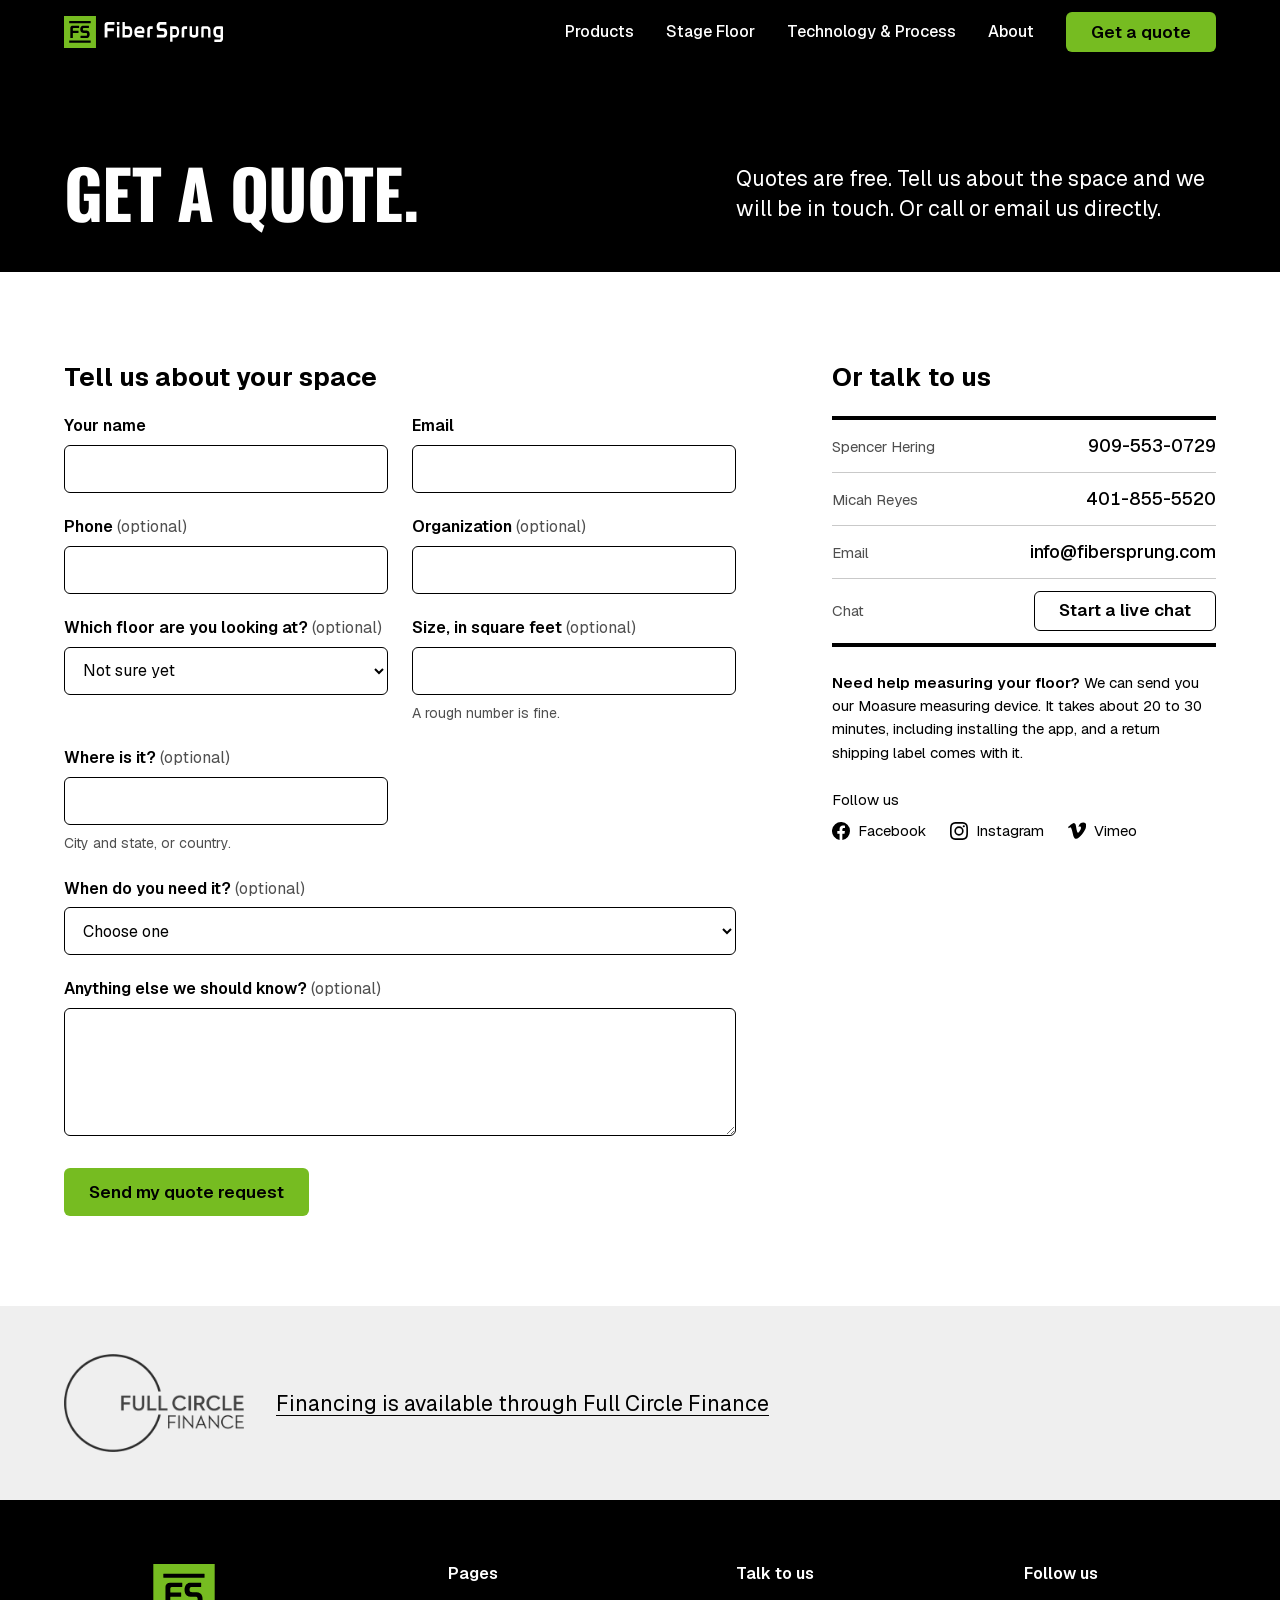
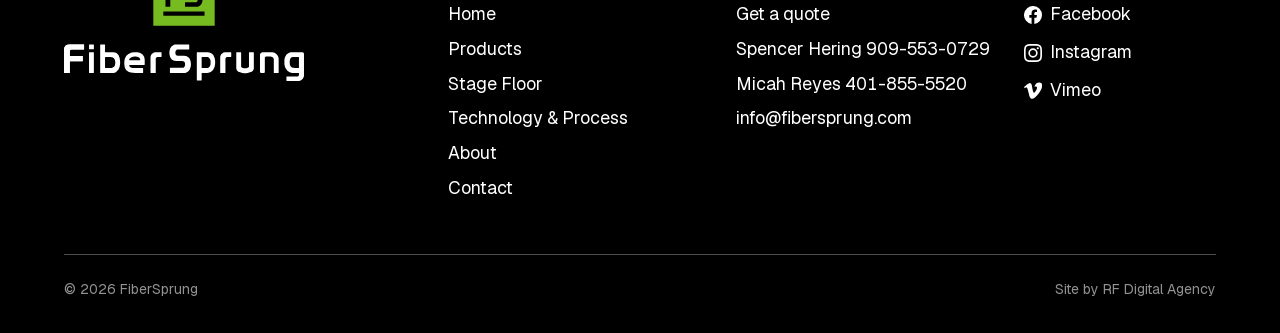
<file: contact.html>
<!doctype html>
<html lang="en">
<head>
<meta charset="utf-8">
<meta name="viewport" content="width=device-width, initial-scale=1">
<title>Get a quote | FiberSprung</title>
<meta name="description" content="Get a quote for a FiberSprung sprung floor. Tell us the kind of space, its size and your timeline, or call Spencer at 909-553-0729 or Micah at 401-855-5520.">
<meta name="robots" content="noindex">
<link rel="canonical" href="https://fibersprung.com/contact.html">
<meta name="theme-color" content="#000000">
<link rel="preload" href="fonts/oswald-variable-latin.woff2" as="font" type="font/woff2" crossorigin>
<link rel="preload" href="fonts/geist-variable-latin.woff2" as="font" type="font/woff2" crossorigin>
<link rel="stylesheet" href="css/styles.css">
<link rel="icon" href="favicon.ico" sizes="32x32">
<link rel="icon" href="favicon.svg" type="image/svg+xml">
<link rel="apple-touch-icon" href="apple-touch-icon.png">
<link rel="manifest" href="site.webmanifest">
<meta property="og:type" content="website">
<meta property="og:site_name" content="FiberSprung">
<meta property="og:title" content="Get a quote from FiberSprung">
<meta property="og:description" content="Tell us about your space, or call or email us directly.">
<meta property="og:url" content="https://fibersprung.com/contact.html">
<meta property="og:image" content="https://fibersprung.com/img/social-home.jpg">
<meta property="og:image:width" content="1200">
<meta property="og:image:height" content="630">
<meta property="og:image:alt" content="The FiberSprung fiberglass grid: square tubes in a basket weave, joined by black fittings.">
<meta name="twitter:card" content="summary_large_image">
<meta name="twitter:title" content="Get a quote from FiberSprung">
<meta name="twitter:description" content="Tell us about your space, or call or email us directly.">
<meta name="twitter:image" content="https://fibersprung.com/img/social-home.jpg">
<script type="application/ld+json">
{
  "@context": "https://schema.org",
  "@type": "Organization",
  "name": "FiberSprung",
  "url": "https://fibersprung.com/",
  "logo": "https://fibersprung.com/icon-512.png",
  "email": "info@fibersprung.com",
  "description": "Maker of patented fiberglass sprung floors for dance and stage.",
  "contactPoint": [
    { "@type": "ContactPoint", "contactType": "sales", "name": "Spencer Hering", "telephone": "+1-909-553-0729" },
    { "@type": "ContactPoint", "contactType": "sales", "name": "Micah Reyes", "telephone": "+1-401-855-5520" }
  ]
}
</script>
<script type="application/ld+json">
{
  "@context": "https://schema.org",
  "@type": "ContactPage",
  "name": "Get a quote from FiberSprung",
  "url": "https://fibersprung.com/contact.html",
  "about": {
    "@type": "Organization",
    "name": "FiberSprung",
    "url": "https://fibersprung.com/"
  }
}
</script>
<script>document.documentElement.className = "js";</script>
<script src="js/site.js" defer></script>
<script src="js/quote.js" defer></script>
</head>
<body>
<a class="skip" href="#main">Skip to content</a>

<header class="site-header on-dark">
  <div class="wrap site-header__in">
    <a class="site-header__logo" href="index.html"><img src="img/logo/fibersprung-logo-horizontal-green-white.svg" alt="FiberSprung" width="159" height="32"></a>
    <button class="menu-btn" type="button" aria-label="Menu" aria-expanded="false" aria-controls="site-nav"><span></span><span></span></button>
    <nav class="site-nav" id="site-nav" aria-label="Main">
      <ul class="site-nav__list">
        <li class="site-nav__home"><a href="index.html">Home</a></li>
        <li><a href="products.html">Products</a></li>
        <li><a href="stage-floor.html">Stage Floor</a></li>
        <li><a href="technology.html">Technology &amp; Process</a></li>
        <li><a href="about.html">About</a></li>
        <li class="site-nav__cta"><a class="btn btn--primary" href="contact.html#quote">Get a quote</a></li>
      </ul>
      <ul class="site-nav__contact">
        <li>Spencer Hering <a href="tel:+19095530729">909-553-0729</a></li>
        <li>Micah Reyes <a href="tel:+14018555520">401-855-5520</a></li>
        <li><a href="mailto:info@fibersprung.com">info@fibersprung.com</a></li>
      </ul>
    </nav>
  </div>
</header>

<main id="main">

<!-- 01 Page head -->
<section class="page-head on-dark" aria-labelledby="page-h">
  <div class="wrap grid">
    <h1 class="display page-head__title" id="page-h">Get a quote.</h1>
    <p class="lede page-head__lede">Quotes are free. Tell us about the space and we will be in touch. Or call or email us directly.</p>
  </div>
</section>

<!-- 02 Quote form and direct lines -->
<section class="section on-white" aria-labelledby="quote-h">
  <div class="wrap grid">
    <!-- The form posts to Web3Forms, which emails info@fibersprung.com. The address and the access key
         are set here and nowhere else. The access key is public by design. With script, js/quote.js
         checks the answers and sends by fetch; without script the form posts on its own. -->
    <form class="quote" id="quote" action="https://api.web3forms.com/submit" method="post" aria-labelledby="quote-h">
      <input type="hidden" name="access_key" value="275b1b48-a063-4b2d-b54f-38cb7f066de9">
      <input type="hidden" name="subject" value="Quote request">
      <h2 class="quote__title" id="quote-h">Tell us about your space</h2>
      <div class="quote__grid">
        <div class="field">
          <label for="name">Your name</label>
          <input id="name" name="name" type="text" autocomplete="name" required aria-required="true" data-label="Your name">
          <span class="field__error" id="name-error" hidden></span>
        </div>
        <div class="field">
          <label for="email">Email</label>
          <input id="email" name="email" type="email" autocomplete="email" inputmode="email" required aria-required="true" data-label="Email">
          <span class="field__error" id="email-error" hidden></span>
        </div>
        <div class="field">
          <label for="phone">Phone <span class="field__opt">(optional)</span></label>
          <input id="phone" name="phone" type="tel" autocomplete="tel" data-label="Phone">
          <span class="field__error" id="phone-error" hidden></span>
        </div>
        <div class="field">
          <label for="organization">Organization <span class="field__opt">(optional)</span></label>
          <input id="organization" name="organization" type="text" autocomplete="organization" data-label="Organization">
          <span class="field__error" id="organization-error" hidden></span>
        </div>
        <div class="field">
          <label for="floor">Which floor are you looking at? <span class="field__opt">(optional)</span></label>
          <select id="floor" name="floor" data-label="Which floor are you looking at?"><option>Not sure yet</option><option data-key="pro">Pro</option><option data-key="light">Light</option><option data-key="kit">Kit</option><option data-key="go">Go</option><option data-key="react-marley">React Marley</option><option data-key="stage">Stage</option><option data-key="stage-pro">Stage Pro</option></select>
          <span class="field__error" id="floor-error" hidden></span>
        </div>
        <div class="field">
          <label for="size_sq_ft">Size, in square feet <span class="field__opt">(optional)</span></label>
          <input id="size_sq_ft" name="size_sq_ft" type="text" inputmode="numeric" aria-describedby="size_sq_ft-hint" data-label="Size, in square feet">
          <span class="field__hint" id="size_sq_ft-hint">A rough number is fine.</span>
          <span class="field__error" id="size_sq_ft-error" hidden></span>
        </div>
        <div class="field">
          <label for="location">Where is it? <span class="field__opt">(optional)</span></label>
          <input id="location" name="location" type="text" aria-describedby="location-hint" data-label="Where is it?">
          <span class="field__hint" id="location-hint">City and state, or country.</span>
          <span class="field__error" id="location-error" hidden></span>
        </div>
        <div class="field field--wide">
          <label for="timeline">When do you need it? <span class="field__opt">(optional)</span></label>
          <select id="timeline" name="timeline" data-label="When do you need it?"><option value="">Choose one</option><option>As soon as possible</option><option>Within 3 months</option><option>3 to 6 months</option><option>6 to 12 months</option><option>Just looking</option></select>
          <span class="field__error" id="timeline-error" hidden></span>
        </div>
        <div class="field field--wide">
          <label for="message">Anything else we should know? <span class="field__opt">(optional)</span></label>
          <textarea id="message" name="message" rows="4" data-label="Anything else we should know?"></textarea>
          <span class="field__error" id="message-error" hidden></span>
        </div>
      </div>
      <p class="quote__hp" aria-hidden="true"><label>Leave this box empty <input type="checkbox" name="botcheck" tabindex="-1" autocomplete="off"></label></p>
      <button class="btn btn--primary" type="submit">Send my quote request</button>
      <p class="quote__status" id="quote-status" role="status" aria-live="polite"></p>
    </form>

    <div class="lines" id="chat">
      <h2 class="quote__title" id="lines-h">Or talk to us</h2>
      <dl class="readout" aria-labelledby="lines-h">
        <div><dt>Spencer Hering</dt><dd><a href="tel:+19095530729">909-553-0729</a></dd></div>
        <div><dt>Micah Reyes</dt><dd><a href="tel:+14018555520">401-855-5520</a></dd></div>
        <div><dt>Email</dt><dd><a href="mailto:info@fibersprung.com">info@fibersprung.com</a></dd></div>
        <div data-chat-row hidden><dt>Chat</dt><dd><a class="btn btn--ghost" href="#chat" data-chat>Start a live chat</a></dd></div>
      </dl>
      <p class="lines__note"><strong>Need help measuring your floor?</strong> We can send you our Moasure measuring device. It takes about 20 to 30 minutes, including installing the app, and a return shipping label comes with it.</p>
      <p class="lines__social"><span class="lines__social-label">Follow us</span> <a href="https://www.facebook.com/fibersprung" rel="noopener"><svg class="soc__ico" viewBox="0 0 24 24" aria-hidden="true" focusable="false"><path d="M24 12a12 12 0 1 0-13.9 11.9v-8.4H7.1V12h3V9.4c0-3 1.8-4.7 4.5-4.7 1.3 0 2.7.2 2.7.2v3h-1.5c-1.5 0-2 .9-2 1.9V12h3.4l-.5 3.5h-2.9v8.4A12 12 0 0 0 24 12z"/></svg><span>Facebook</span></a> <a href="https://www.instagram.com/fibersprung" rel="noopener"><svg class="soc__ico" viewBox="0 0 24 24" aria-hidden="true" focusable="false"><path d="M12 2.2c3.2 0 3.6 0 4.8.1 3.3.1 4.8 1.7 4.9 4.9.1 1.3.1 1.6.1 4.8s0 3.6-.1 4.8c-.1 3.2-1.7 4.8-4.9 4.9-1.3.1-1.6.1-4.8.1s-3.6 0-4.8-.1c-3.3-.1-4.8-1.7-4.9-4.9C2.2 15.6 2.2 15.2 2.2 12s0-3.6.1-4.8C2.4 3.9 3.9 2.4 7.2 2.3 8.4 2.2 8.8 2.2 12 2.2zM12 0C8.7 0 8.3 0 7.1.1 2.7.3.3 2.7.1 7.1 0 8.3 0 8.7 0 12s0 3.7.1 4.9c.2 4.4 2.6 6.8 7 7 1.2.1 1.6.1 4.9.1s3.7 0 4.9-.1c4.4-.2 6.8-2.6 7-7 .1-1.2.1-1.6.1-4.9s0-3.7-.1-4.9c-.2-4.4-2.6-6.8-7-7C15.7 0 15.3 0 12 0zm0 5.8a6.2 6.2 0 1 0 0 12.4 6.2 6.2 0 0 0 0-12.4zM12 16a4 4 0 1 1 0-8 4 4 0 0 1 0 8zm6.4-11.8a1.4 1.4 0 1 0 0 2.9 1.4 1.4 0 0 0 0-2.9z"/></svg><span>Instagram</span></a> <a href="https://vimeo.com/fibersprung" rel="noopener"><svg class="soc__ico" viewBox="0 0 24 24" aria-hidden="true" focusable="false"><path d="M23.98 6.4c-.1 2.3-1.7 5.5-4.9 9.6-3.3 4.3-6 6.4-8.3 6.4-1.4 0-2.6-1.3-3.6-3.9L5.3 11c-.7-2.6-1.5-3.9-2.3-3.9-.2 0-.8.4-1.9 1.1L0 6.8C1.2 5.8 2.4 4.7 3.5 3.7 5.1 2.3 6.3 1.6 7.1 1.5c1.9-.2 3 1.1 3.5 3.8.5 3 .8 4.8 1 5.5.5 2.3 1.1 3.5 1.7 3.5.5 0 1.3-.8 2.3-2.4 1-1.6 1.6-2.9 1.7-3.7.1-1.4-.4-2.1-1.7-2.1-.6 0-1.2.1-1.8.4 1.2-3.9 3.5-5.8 6.9-5.7 2.5.1 3.7 1.7 3.6 4.9z"/></svg><span>Vimeo</span></a></p>
    </div>
  </div>
</section>

<!-- 03 Financing -->
<section class="fin on-canvas" aria-label="Financing">
  <div class="wrap fin__in">
    <a class="fin__logo" href="https://fullcirclellc.us/fibersprung" rel="noopener"><picture><source type="image/webp" srcset="img/partners/full-circle-finance.webp"><img src="img/partners/full-circle-finance.png" alt="Full Circle Finance" width="220" height="120" loading="lazy" decoding="async"></picture></a>
    <p><a href="https://fullcirclellc.us/fibersprung" rel="noopener">Financing is available through Full Circle Finance</a></p>
  </div>
</section>

<!-- Shown until live chat is connected. js/site.js removes it once the chat ID is set. -->
<div class="talk" data-talk>
  <button class="talk__btn" type="button" aria-expanded="false" aria-controls="talk-panel">Talk to us</button>
  <div class="talk__panel on-dark" id="talk-panel" role="dialog" aria-labelledby="talk-h" tabindex="-1" hidden>
    <div class="talk__head">
      <p class="talk__title" id="talk-h">Talk to us</p>
      <button class="talk__close" type="button">Close</button>
    </div>
    <dl class="readout">
      <div><dt>Spencer Hering</dt><dd><a href="tel:+19095530729">909-553-0729</a></dd></div>
      <div><dt>Micah Reyes</dt><dd><a href="tel:+14018555520">401-855-5520</a></dd></div>
      <div><dt>Email</dt><dd><a href="mailto:info@fibersprung.com">info@fibersprung.com</a></dd></div>
    </dl>
  </div>
</div>

</main>

<footer class="site-footer on-dark">
  <div class="wrap">
    <div class="grid site-footer__in">
      <div class="site-footer__logo"><img src="img/logo/fibersprung-logo-primary-green-white.svg" alt="FiberSprung" width="240" height="117" loading="lazy"></div>
      <nav class="site-footer__col site-footer__pages" aria-label="Pages">
        <h2 class="site-footer__label">Pages</h2>
        <ul>
          <li><a href="index.html">Home</a></li>
          <li><a href="products.html">Products</a></li>
          <li><a href="stage-floor.html">Stage Floor</a></li>
          <li><a href="technology.html">Technology &amp; Process</a></li>
          <li><a href="about.html">About</a></li>
          <li><a href="contact.html" aria-current="page">Contact</a></li>
        </ul>
      </nav>
      <div class="site-footer__col site-footer__talk">
        <h2 class="site-footer__label">Talk to us</h2>
        <ul>
          <li><a href="contact.html#quote">Get a quote</a></li>
          <li>Spencer Hering <a href="tel:+19095530729">909-553-0729</a></li>
          <li>Micah Reyes <a href="tel:+14018555520">401-855-5520</a></li>
          <li><a href="mailto:info@fibersprung.com">info@fibersprung.com</a></li>
        </ul>
      </div>
      <div class="site-footer__col site-footer__social">
        <h2 class="site-footer__label">Follow us</h2>
        <ul>
          <li><a href="https://www.facebook.com/fibersprung" rel="noopener"><svg class="soc__ico" viewBox="0 0 24 24" aria-hidden="true" focusable="false"><path d="M24 12a12 12 0 1 0-13.9 11.9v-8.4H7.1V12h3V9.4c0-3 1.8-4.7 4.5-4.7 1.3 0 2.7.2 2.7.2v3h-1.5c-1.5 0-2 .9-2 1.9V12h3.4l-.5 3.5h-2.9v8.4A12 12 0 0 0 24 12z"/></svg><span>Facebook</span></a></li>
          <li><a href="https://www.instagram.com/fibersprung" rel="noopener"><svg class="soc__ico" viewBox="0 0 24 24" aria-hidden="true" focusable="false"><path d="M12 2.2c3.2 0 3.6 0 4.8.1 3.3.1 4.8 1.7 4.9 4.9.1 1.3.1 1.6.1 4.8s0 3.6-.1 4.8c-.1 3.2-1.7 4.8-4.9 4.9-1.3.1-1.6.1-4.8.1s-3.6 0-4.8-.1c-3.3-.1-4.8-1.7-4.9-4.9C2.2 15.6 2.2 15.2 2.2 12s0-3.6.1-4.8C2.4 3.9 3.9 2.4 7.2 2.3 8.4 2.2 8.8 2.2 12 2.2zM12 0C8.7 0 8.3 0 7.1.1 2.7.3.3 2.7.1 7.1 0 8.3 0 8.7 0 12s0 3.7.1 4.9c.2 4.4 2.6 6.8 7 7 1.2.1 1.6.1 4.9.1s3.7 0 4.9-.1c4.4-.2 6.8-2.6 7-7 .1-1.2.1-1.6.1-4.9s0-3.7-.1-4.9c-.2-4.4-2.6-6.8-7-7C15.7 0 15.3 0 12 0zm0 5.8a6.2 6.2 0 1 0 0 12.4 6.2 6.2 0 0 0 0-12.4zM12 16a4 4 0 1 1 0-8 4 4 0 0 1 0 8zm6.4-11.8a1.4 1.4 0 1 0 0 2.9 1.4 1.4 0 0 0 0-2.9z"/></svg><span>Instagram</span></a></li>
          <li><a href="https://vimeo.com/fibersprung" rel="noopener"><svg class="soc__ico" viewBox="0 0 24 24" aria-hidden="true" focusable="false"><path d="M23.98 6.4c-.1 2.3-1.7 5.5-4.9 9.6-3.3 4.3-6 6.4-8.3 6.4-1.4 0-2.6-1.3-3.6-3.9L5.3 11c-.7-2.6-1.5-3.9-2.3-3.9-.2 0-.8.4-1.9 1.1L0 6.8C1.2 5.8 2.4 4.7 3.5 3.7 5.1 2.3 6.3 1.6 7.1 1.5c1.9-.2 3 1.1 3.5 3.8.5 3 .8 4.8 1 5.5.5 2.3 1.1 3.5 1.7 3.5.5 0 1.3-.8 2.3-2.4 1-1.6 1.6-2.9 1.7-3.7.1-1.4-.4-2.1-1.7-2.1-.6 0-1.2.1-1.8.4 1.2-3.9 3.5-5.8 6.9-5.7 2.5.1 3.7 1.7 3.6 4.9z"/></svg><span>Vimeo</span></a></li>
        </ul>
      </div>
    </div>
    <div class="site-footer__base">
      <p>&copy; 2026 FiberSprung</p>
      <p><a href="https://rfdigitalagency.com">Site by RF Digital Agency</a></p>
    </div>
  </div>
</footer>

</body>
</html>
</file>
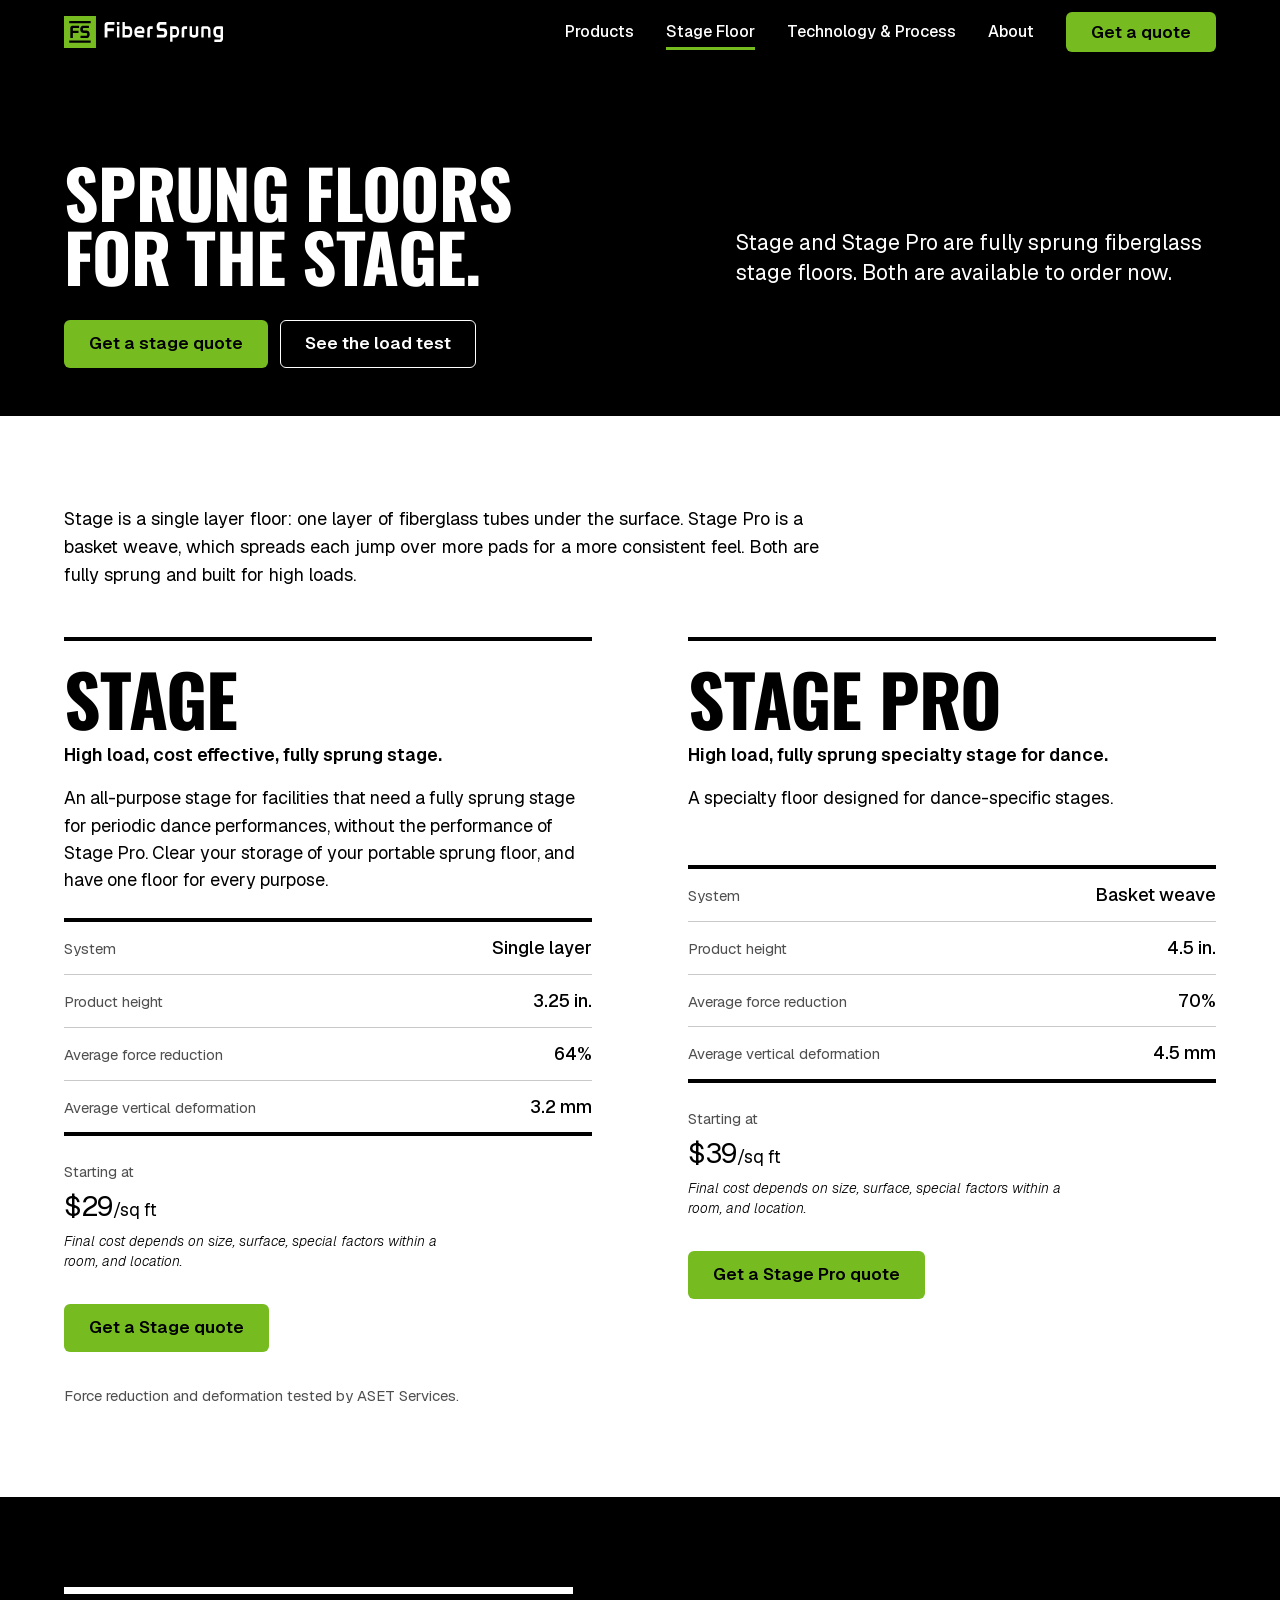
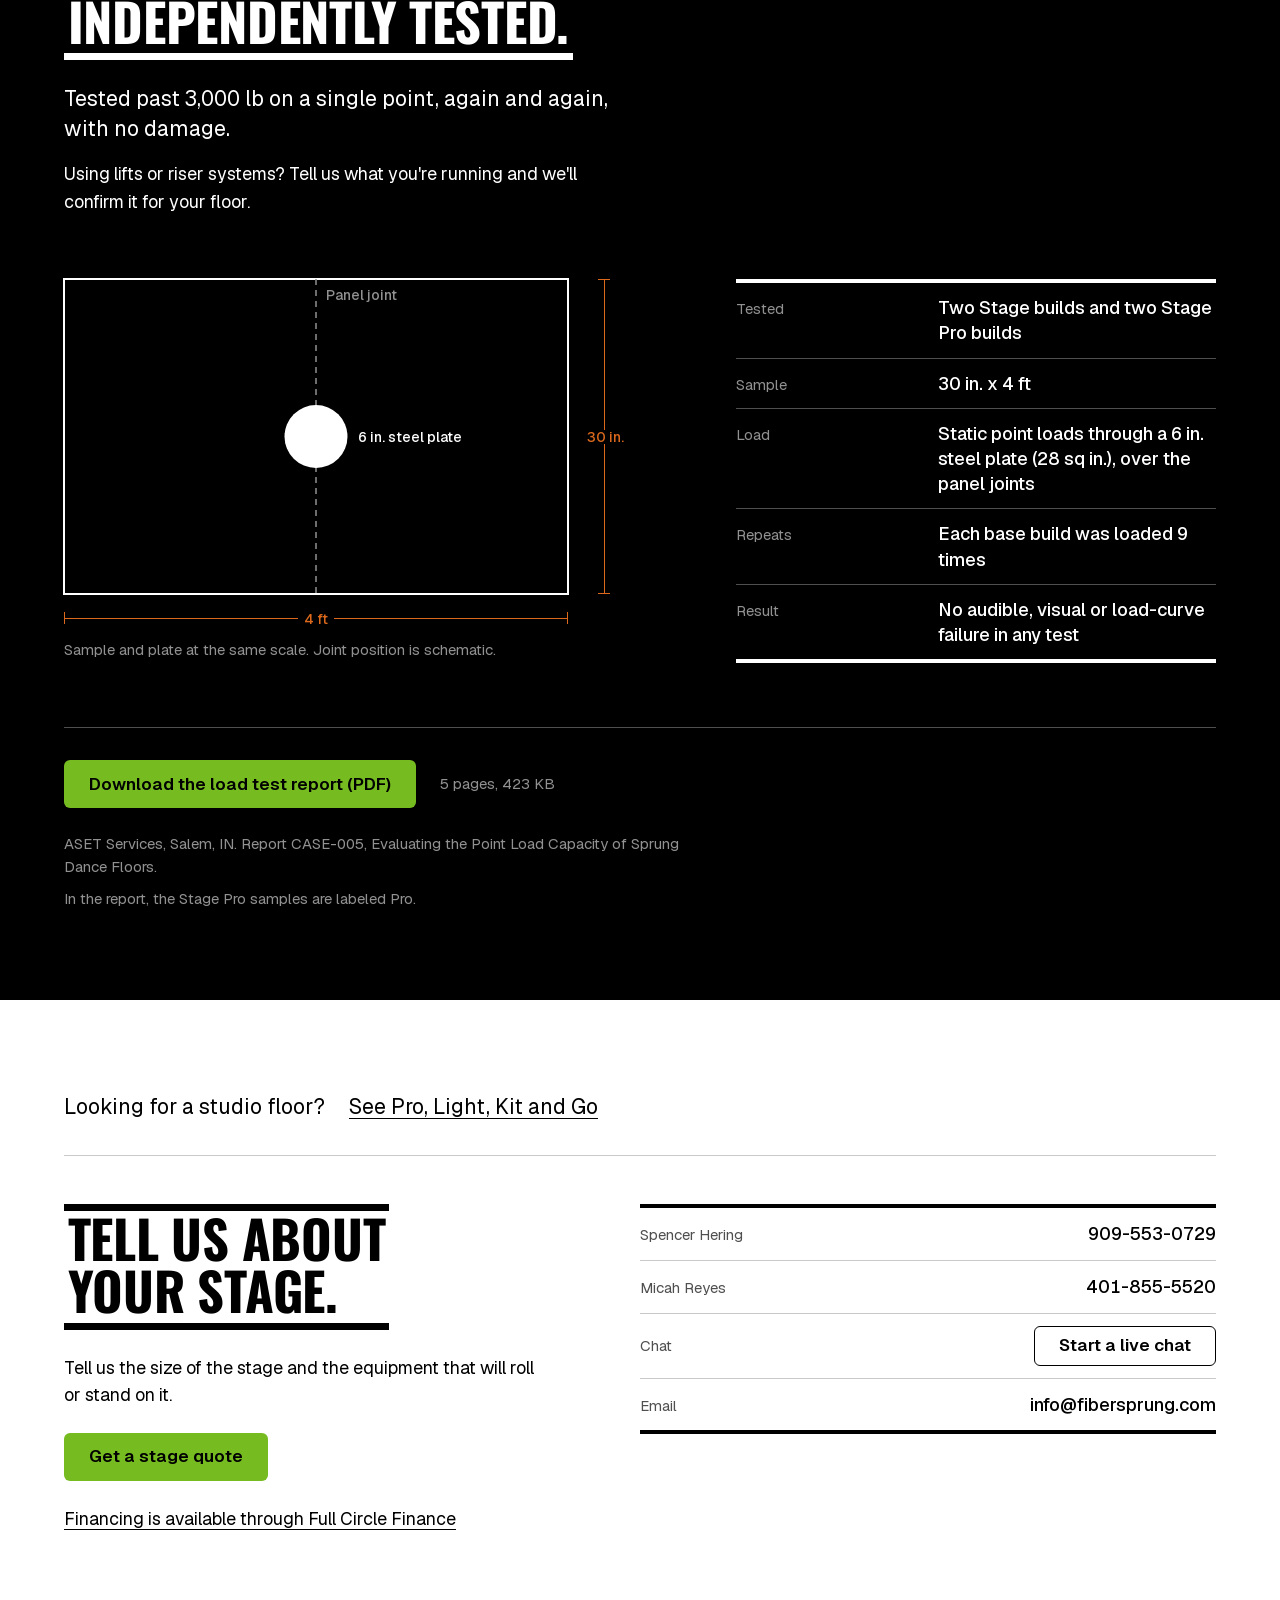
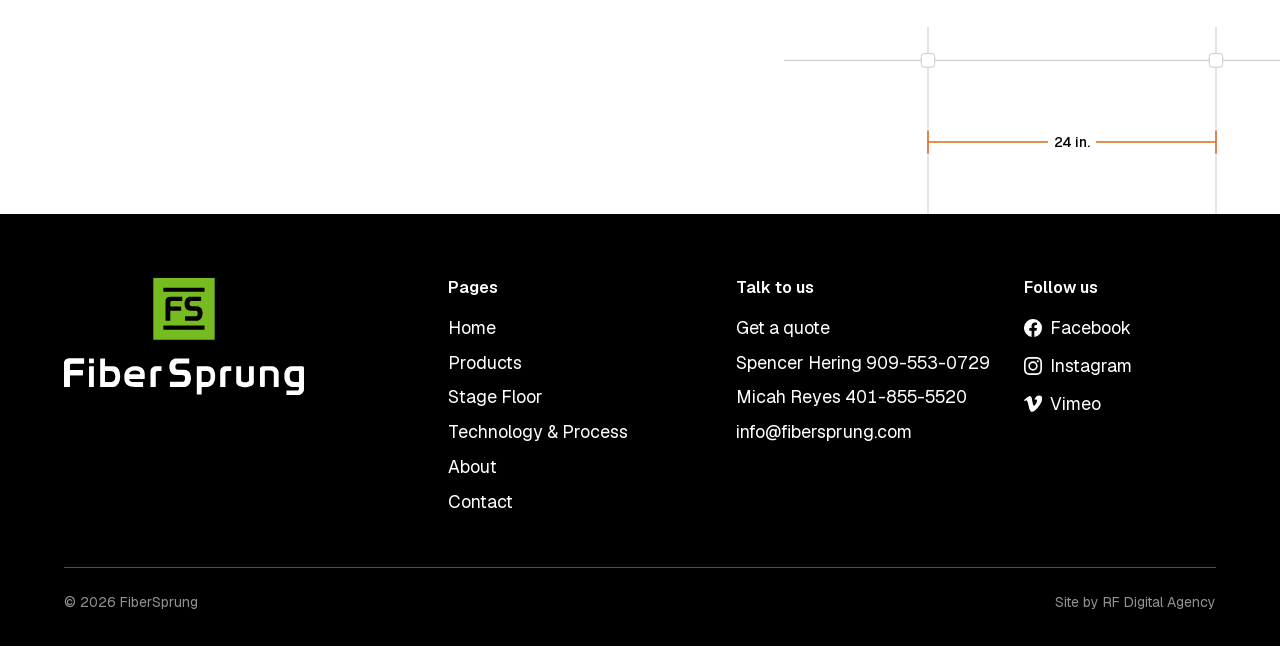
<file: fiberstage.html>
<!doctype html>
<html lang="en">
<head>
<meta charset="utf-8">
<meta name="viewport" content="width=device-width, initial-scale=1">
<title>Stage Floor | FiberSprung</title>
<meta name="description" content="The FiberSprung stage floors, Stage and Stage Pro, are on the Stage Floor page.">
<meta name="robots" content="noindex">
<!-- This address only forwards to the Stage Floor page. To change where it goes,
     change stage-floor.html in the three places it appears in this file. -->
<meta http-equiv="refresh" content="0; url=stage-floor.html">
<link rel="canonical" href="https://fibersprung.com/stage-floor.html">
<meta name="theme-color" content="#000000">
<link rel="stylesheet" href="css/styles.css">
<link rel="icon" href="favicon.ico" sizes="32x32">
<link rel="icon" href="favicon.svg" type="image/svg+xml">
<link rel="apple-touch-icon" href="apple-touch-icon.png">
<link rel="manifest" href="site.webmanifest">
<meta property="og:type" content="website">
<meta property="og:site_name" content="FiberSprung">
<meta property="og:title" content="Stage and Stage Pro: sprung floors for the stage">
<meta property="og:description" content="Fiberglass sprung stage floors, with the independent load test report from ASET Services.">
<meta property="og:url" content="https://fibersprung.com/stage-floor.html">
<meta property="og:image" content="https://fibersprung.com/img/social-home.jpg">
<meta property="og:image:width" content="1200">
<meta property="og:image:height" content="630">
<meta property="og:image:alt" content="The FiberSprung fiberglass grid: square tubes in a basket weave, joined by black fittings.">
<meta name="twitter:card" content="summary_large_image">
<meta name="twitter:title" content="Stage and Stage Pro: sprung floors for the stage">
<meta name="twitter:description" content="Fiberglass sprung stage floors, with the independent load test report from ASET Services.">
<meta name="twitter:image" content="https://fibersprung.com/img/social-home.jpg">
<script>document.documentElement.className = "js";</script>
<script src="js/site.js" defer></script>
</head>
<body>
<a class="skip" href="#main">Skip to content</a>

<header class="site-header on-dark">
  <div class="wrap site-header__in">
    <a class="site-header__logo" href="index.html"><img src="img/logo/fibersprung-logo-horizontal-green-white.svg" alt="FiberSprung" width="159" height="32"></a>
    <button class="menu-btn" type="button" aria-label="Menu" aria-expanded="false" aria-controls="site-nav"><span></span><span></span></button>
    <nav class="site-nav" id="site-nav" aria-label="Main">
      <ul class="site-nav__list">
        <li class="site-nav__home"><a href="index.html">Home</a></li>
        <li><a href="products.html">Products</a></li>
        <li><a href="stage-floor.html">Stage Floor</a></li>
        <li><a href="technology.html">Technology &amp; Process</a></li>
        <li><a href="about.html">About</a></li>
        <li class="site-nav__cta"><a class="btn btn--primary" href="contact.html#quote">Get a quote</a></li>
      </ul>
      <ul class="site-nav__contact">
        <li>Spencer Hering <a href="tel:+19095530729">909-553-0729</a></li>
        <li>Micah Reyes <a href="tel:+14018555520">401-855-5520</a></li>
        <li><a href="mailto:info@fibersprung.com">info@fibersprung.com</a></li>
      </ul>
    </nav>
  </div>
</header>

<main id="main">
<section class="lost on-white" aria-labelledby="moved-h">
  <div class="wrap">
    <h1 class="display" id="moved-h">Stage Floor.</h1>
    <p class="lede">Stage and Stage Pro are on the Stage Floor page. This address takes you there.</p>
    <p class="btn-row"><a class="btn btn--primary" href="stage-floor.html">Go to the Stage Floor page</a></p>
  </div>
</section>
</main>

<footer class="site-footer on-dark">
  <div class="wrap">
    <div class="grid site-footer__in">
      <div class="site-footer__logo"><img src="img/logo/fibersprung-logo-primary-green-white.svg" alt="FiberSprung" width="240" height="117" loading="lazy"></div>
      <nav class="site-footer__col site-footer__pages" aria-label="Pages">
        <h2 class="site-footer__label">Pages</h2>
        <ul>
          <li><a href="index.html">Home</a></li>
          <li><a href="products.html">Products</a></li>
          <li><a href="stage-floor.html">Stage Floor</a></li>
          <li><a href="technology.html">Technology &amp; Process</a></li>
          <li><a href="about.html">About</a></li>
          <li><a href="contact.html">Contact</a></li>
        </ul>
      </nav>
      <div class="site-footer__col site-footer__talk">
        <h2 class="site-footer__label">Talk to us</h2>
        <ul>
          <li><a href="contact.html#quote">Get a quote</a></li>
          <li>Spencer Hering <a href="tel:+19095530729">909-553-0729</a></li>
          <li>Micah Reyes <a href="tel:+14018555520">401-855-5520</a></li>
          <li><a href="mailto:info@fibersprung.com">info@fibersprung.com</a></li>
        </ul>
      </div>
      <div class="site-footer__col site-footer__social">
        <h2 class="site-footer__label">Follow us</h2>
        <ul>
          <li><a href="https://www.facebook.com/fibersprung" rel="noopener"><svg class="soc__ico" viewBox="0 0 24 24" aria-hidden="true" focusable="false"><path d="M24 12a12 12 0 1 0-13.9 11.9v-8.4H7.1V12h3V9.4c0-3 1.8-4.7 4.5-4.7 1.3 0 2.7.2 2.7.2v3h-1.5c-1.5 0-2 .9-2 1.9V12h3.4l-.5 3.5h-2.9v8.4A12 12 0 0 0 24 12z"/></svg><span>Facebook</span></a></li>
          <li><a href="https://www.instagram.com/fibersprung" rel="noopener"><svg class="soc__ico" viewBox="0 0 24 24" aria-hidden="true" focusable="false"><path d="M12 2.2c3.2 0 3.6 0 4.8.1 3.3.1 4.8 1.7 4.9 4.9.1 1.3.1 1.6.1 4.8s0 3.6-.1 4.8c-.1 3.2-1.7 4.8-4.9 4.9-1.3.1-1.6.1-4.8.1s-3.6 0-4.8-.1c-3.3-.1-4.8-1.7-4.9-4.9C2.2 15.6 2.2 15.2 2.2 12s0-3.6.1-4.8C2.4 3.9 3.9 2.4 7.2 2.3 8.4 2.2 8.8 2.2 12 2.2zM12 0C8.7 0 8.3 0 7.1.1 2.7.3.3 2.7.1 7.1 0 8.3 0 8.7 0 12s0 3.7.1 4.9c.2 4.4 2.6 6.8 7 7 1.2.1 1.6.1 4.9.1s3.7 0 4.9-.1c4.4-.2 6.8-2.6 7-7 .1-1.2.1-1.6.1-4.9s0-3.7-.1-4.9c-.2-4.4-2.6-6.8-7-7C15.7 0 15.3 0 12 0zm0 5.8a6.2 6.2 0 1 0 0 12.4 6.2 6.2 0 0 0 0-12.4zM12 16a4 4 0 1 1 0-8 4 4 0 0 1 0 8zm6.4-11.8a1.4 1.4 0 1 0 0 2.9 1.4 1.4 0 0 0 0-2.9z"/></svg><span>Instagram</span></a></li>
          <li><a href="https://vimeo.com/fibersprung" rel="noopener"><svg class="soc__ico" viewBox="0 0 24 24" aria-hidden="true" focusable="false"><path d="M23.98 6.4c-.1 2.3-1.7 5.5-4.9 9.6-3.3 4.3-6 6.4-8.3 6.4-1.4 0-2.6-1.3-3.6-3.9L5.3 11c-.7-2.6-1.5-3.9-2.3-3.9-.2 0-.8.4-1.9 1.1L0 6.8C1.2 5.8 2.4 4.7 3.5 3.7 5.1 2.3 6.3 1.6 7.1 1.5c1.9-.2 3 1.1 3.5 3.8.5 3 .8 4.8 1 5.5.5 2.3 1.1 3.5 1.7 3.5.5 0 1.3-.8 2.3-2.4 1-1.6 1.6-2.9 1.7-3.7.1-1.4-.4-2.1-1.7-2.1-.6 0-1.2.1-1.8.4 1.2-3.9 3.5-5.8 6.9-5.7 2.5.1 3.7 1.7 3.6 4.9z"/></svg><span>Vimeo</span></a></li>
        </ul>
      </div>
    </div>
    <div class="site-footer__base">
      <p>&copy; 2026 FiberSprung</p>
      <p><a href="https://rfdigitalagency.com">Site by RF Digital Agency</a></p>
    </div>
  </div>
</footer>

</body>
</html>
</file>
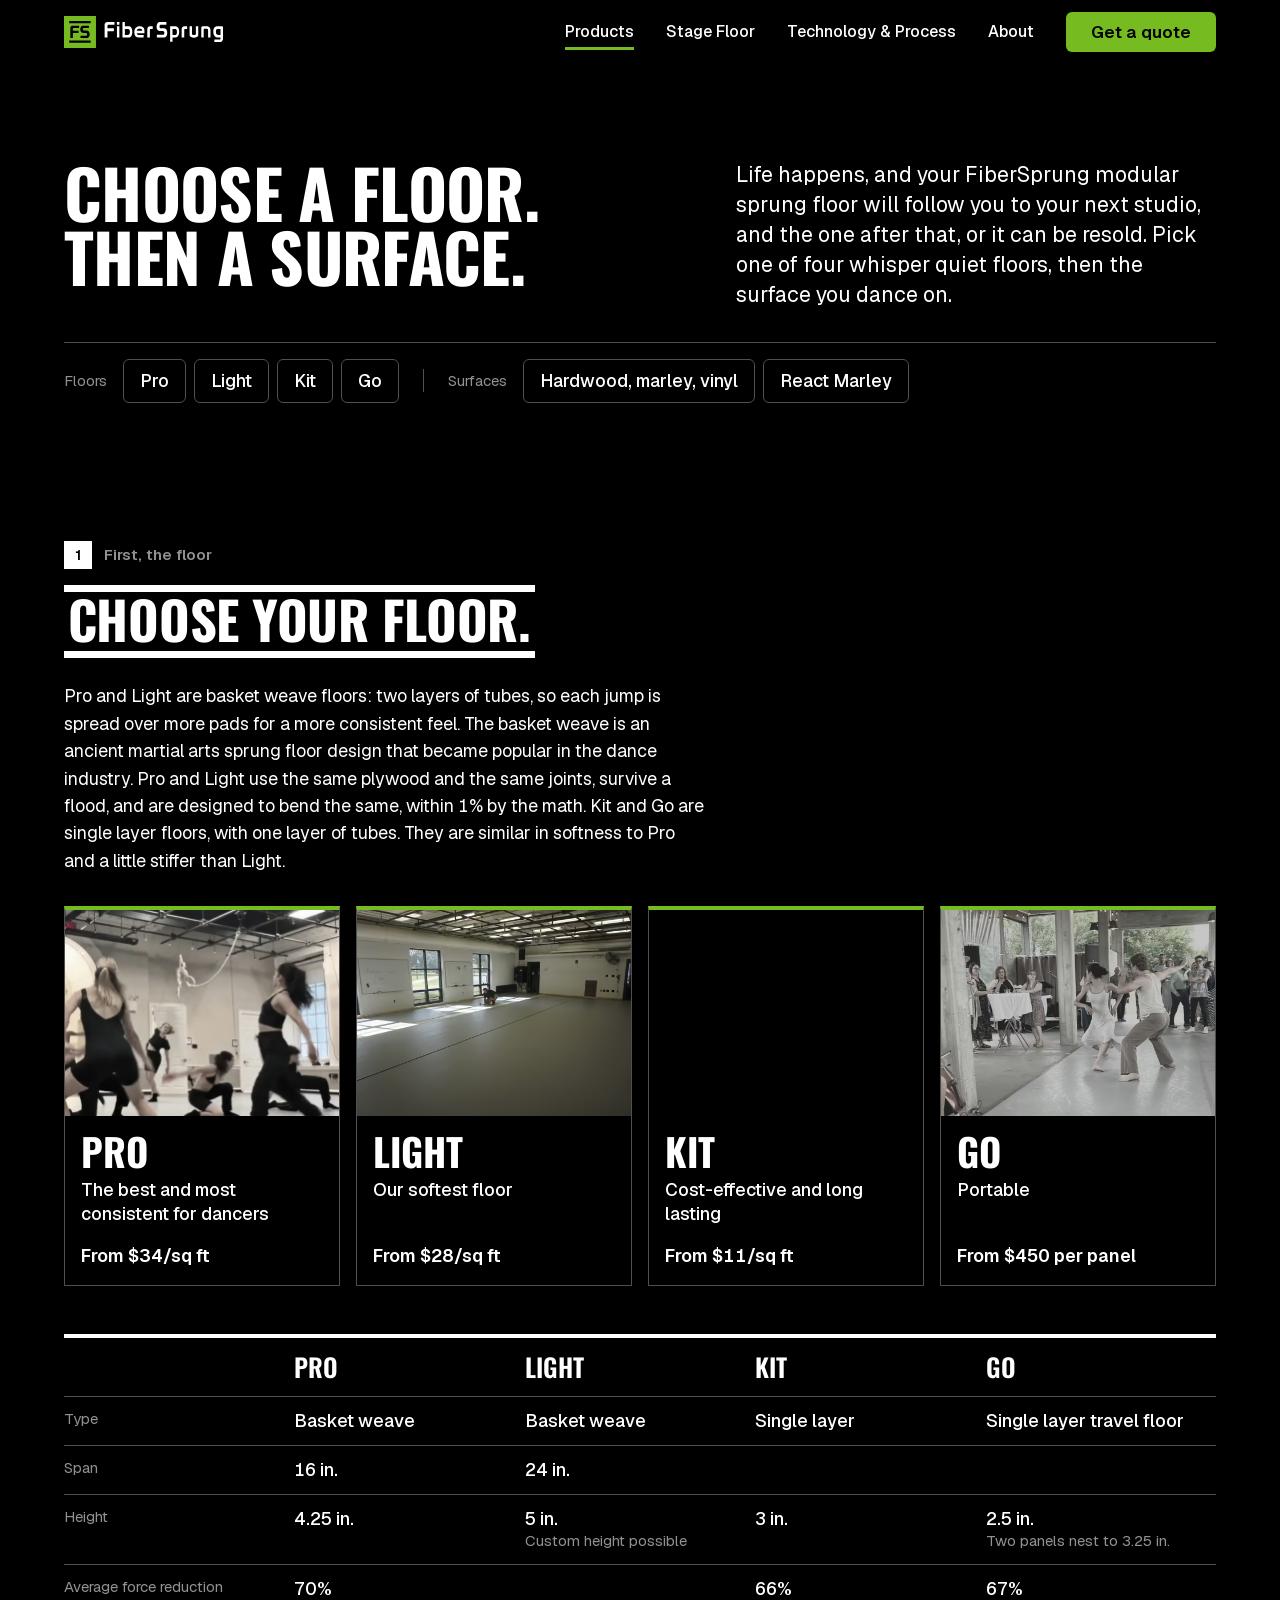
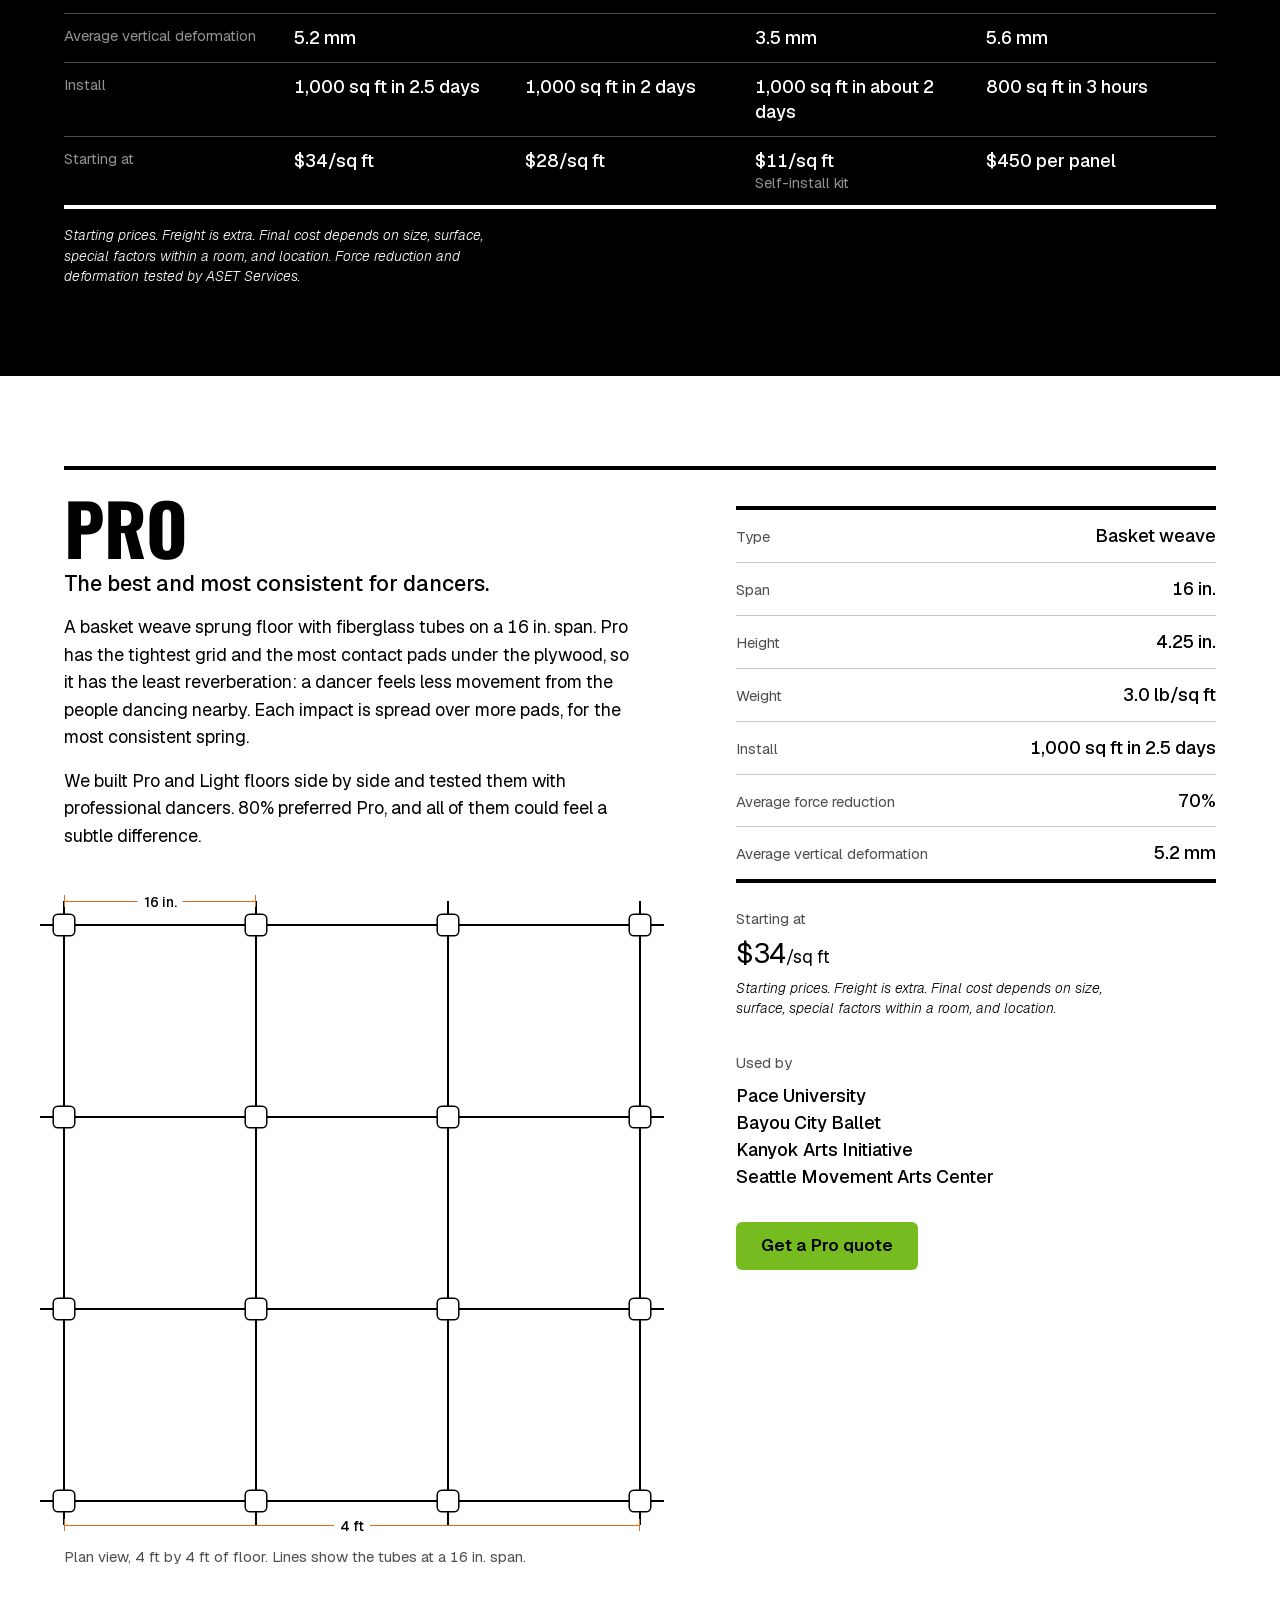
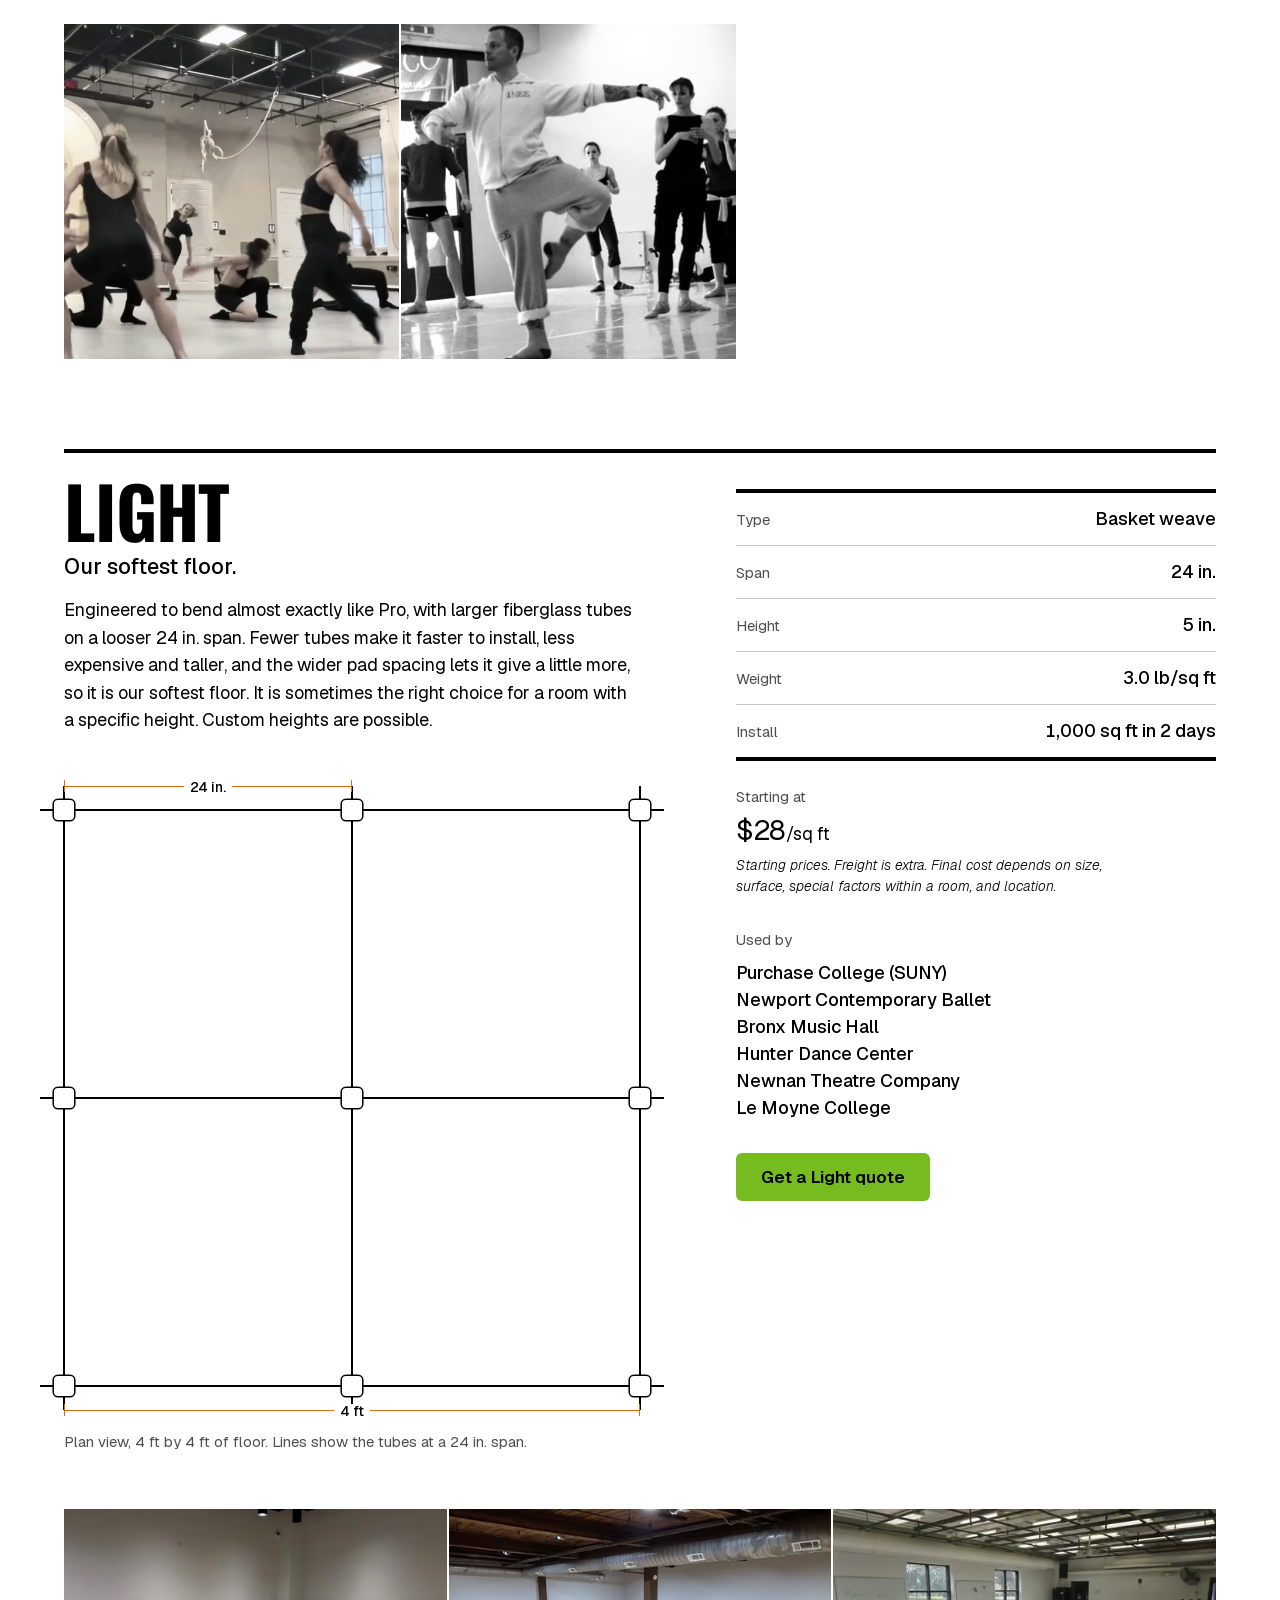
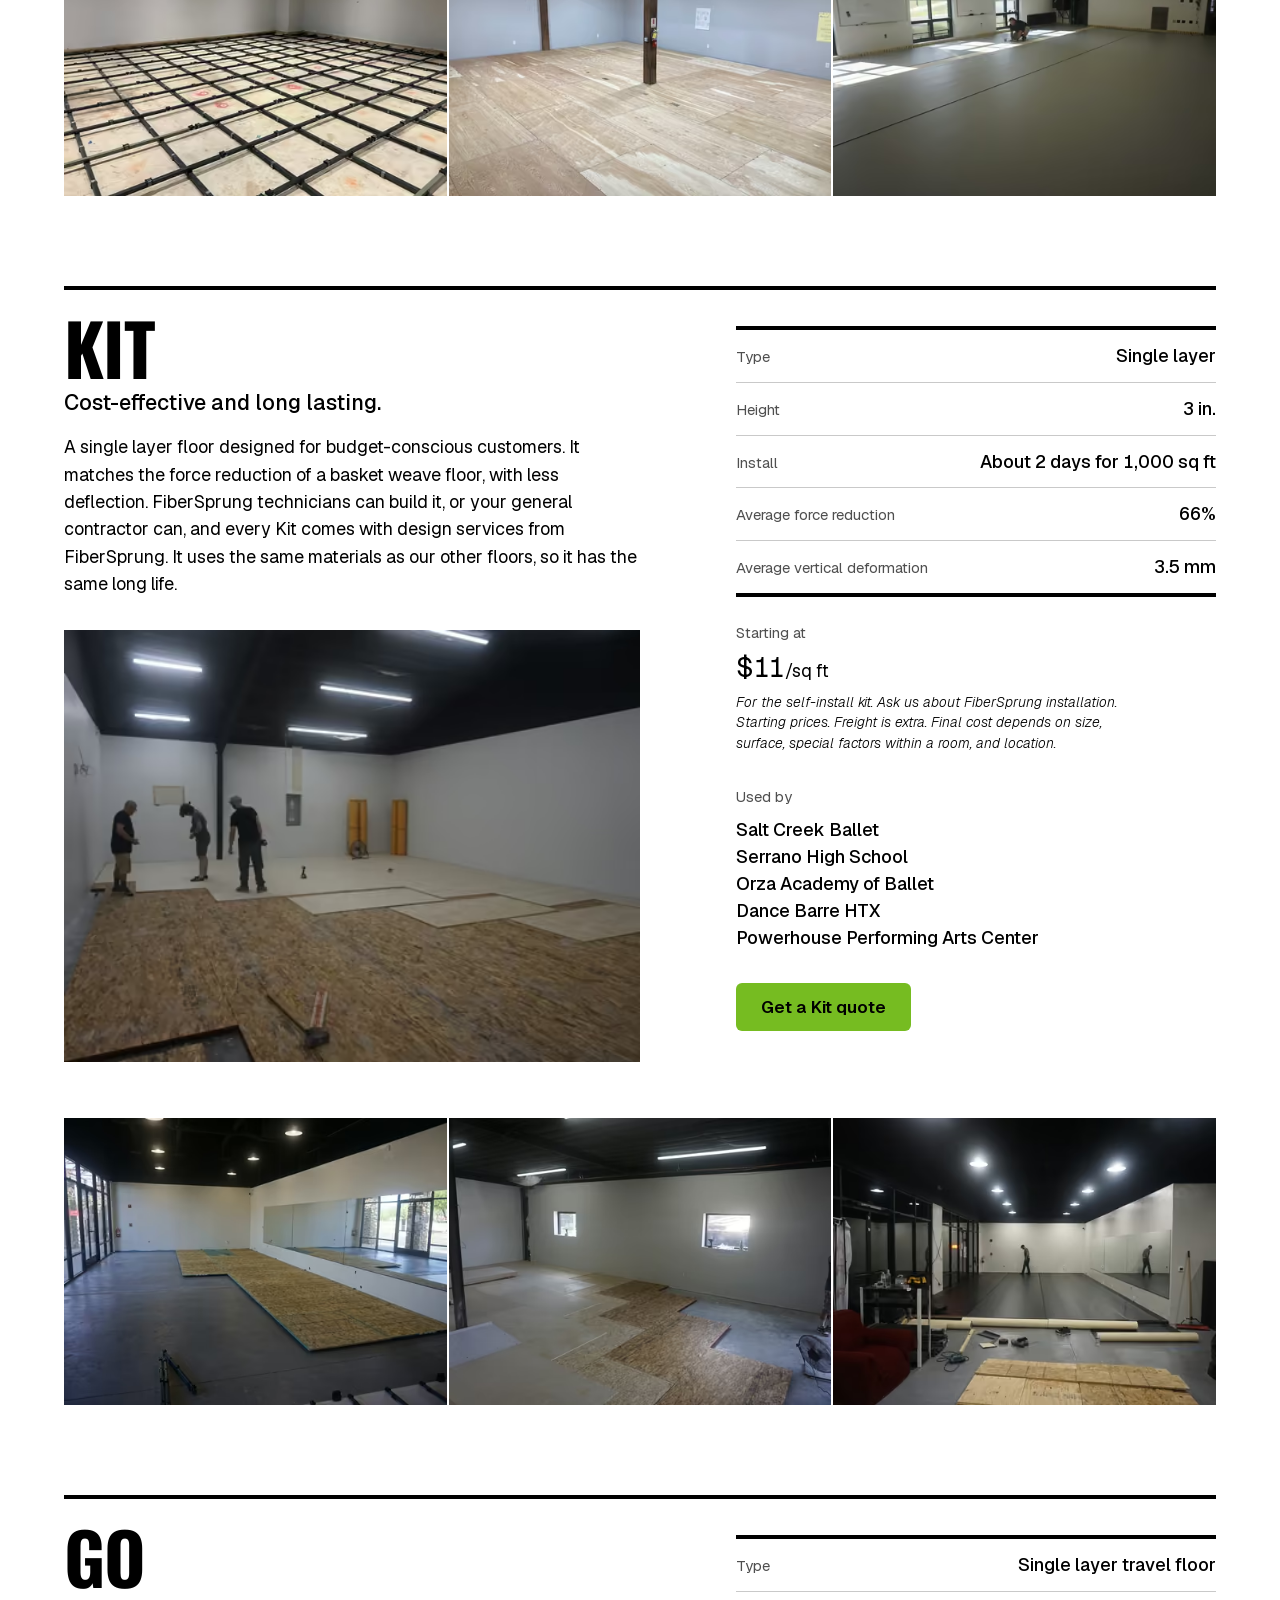
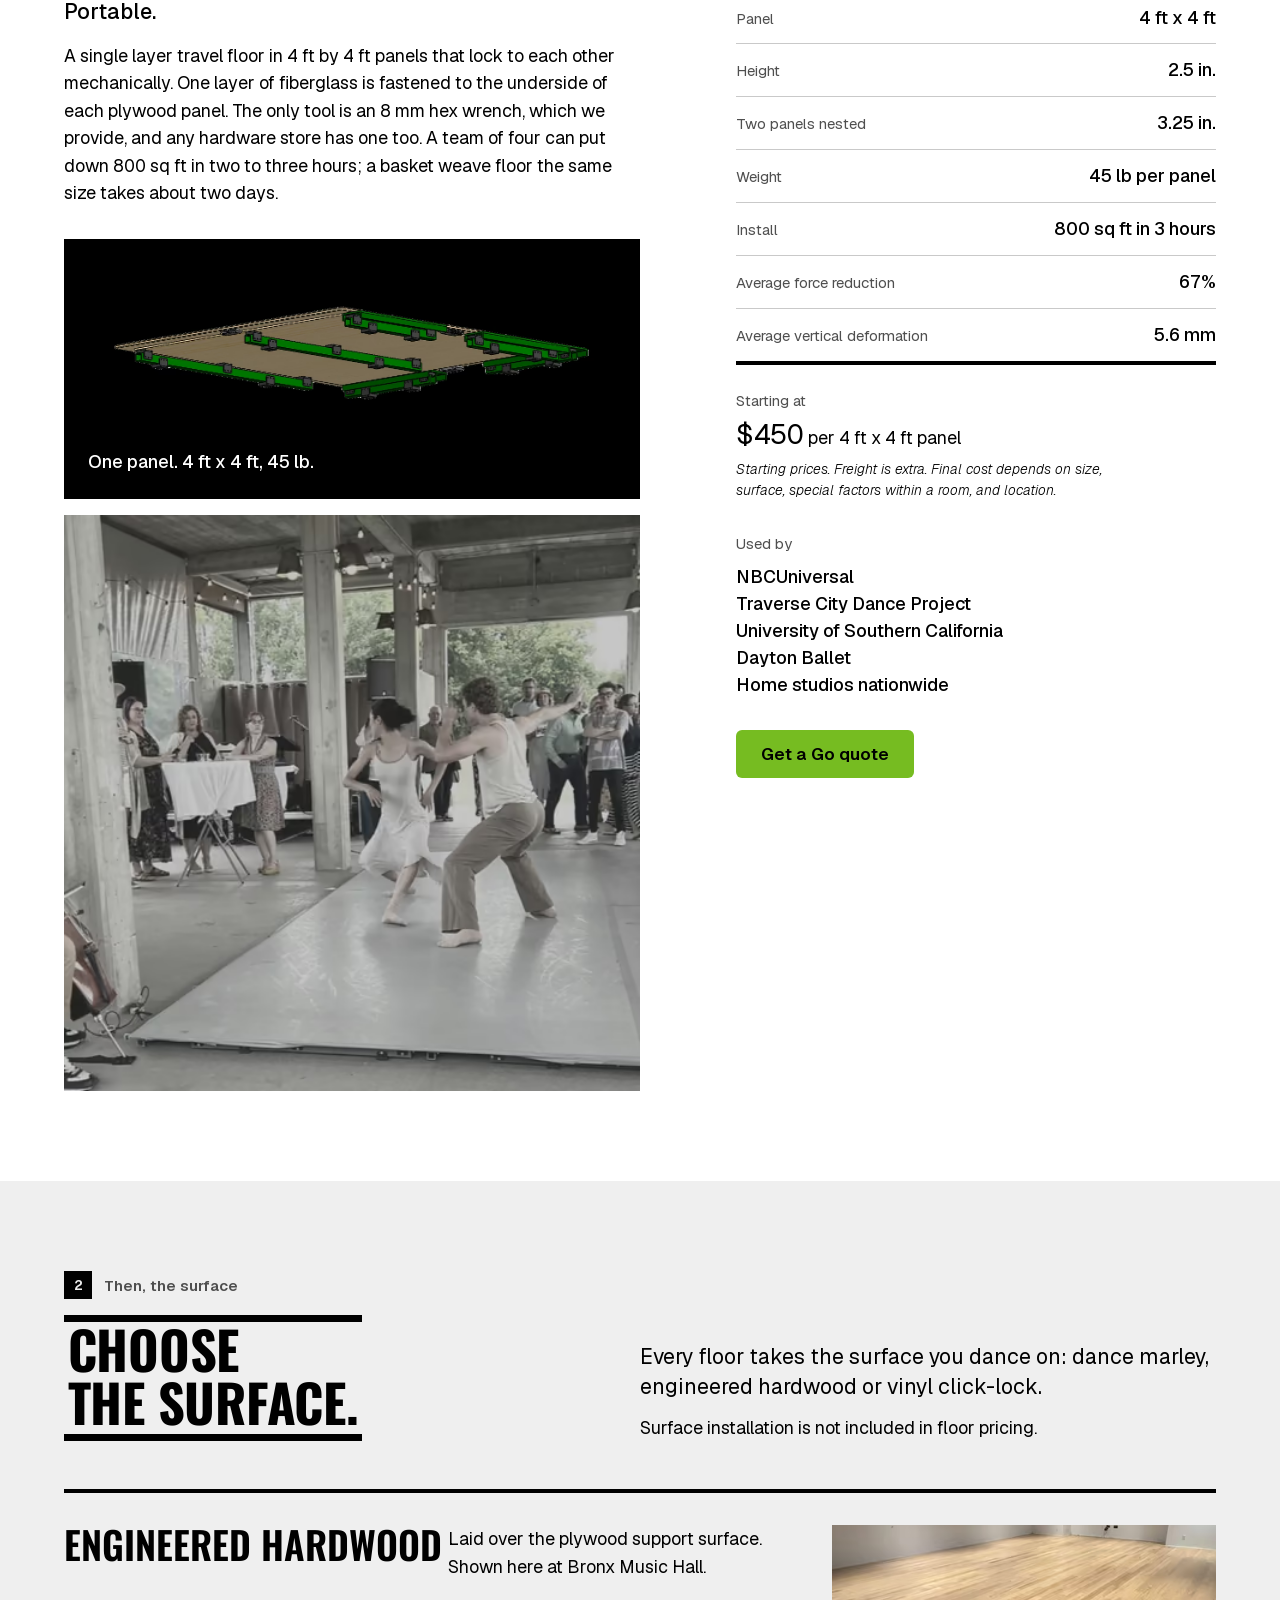
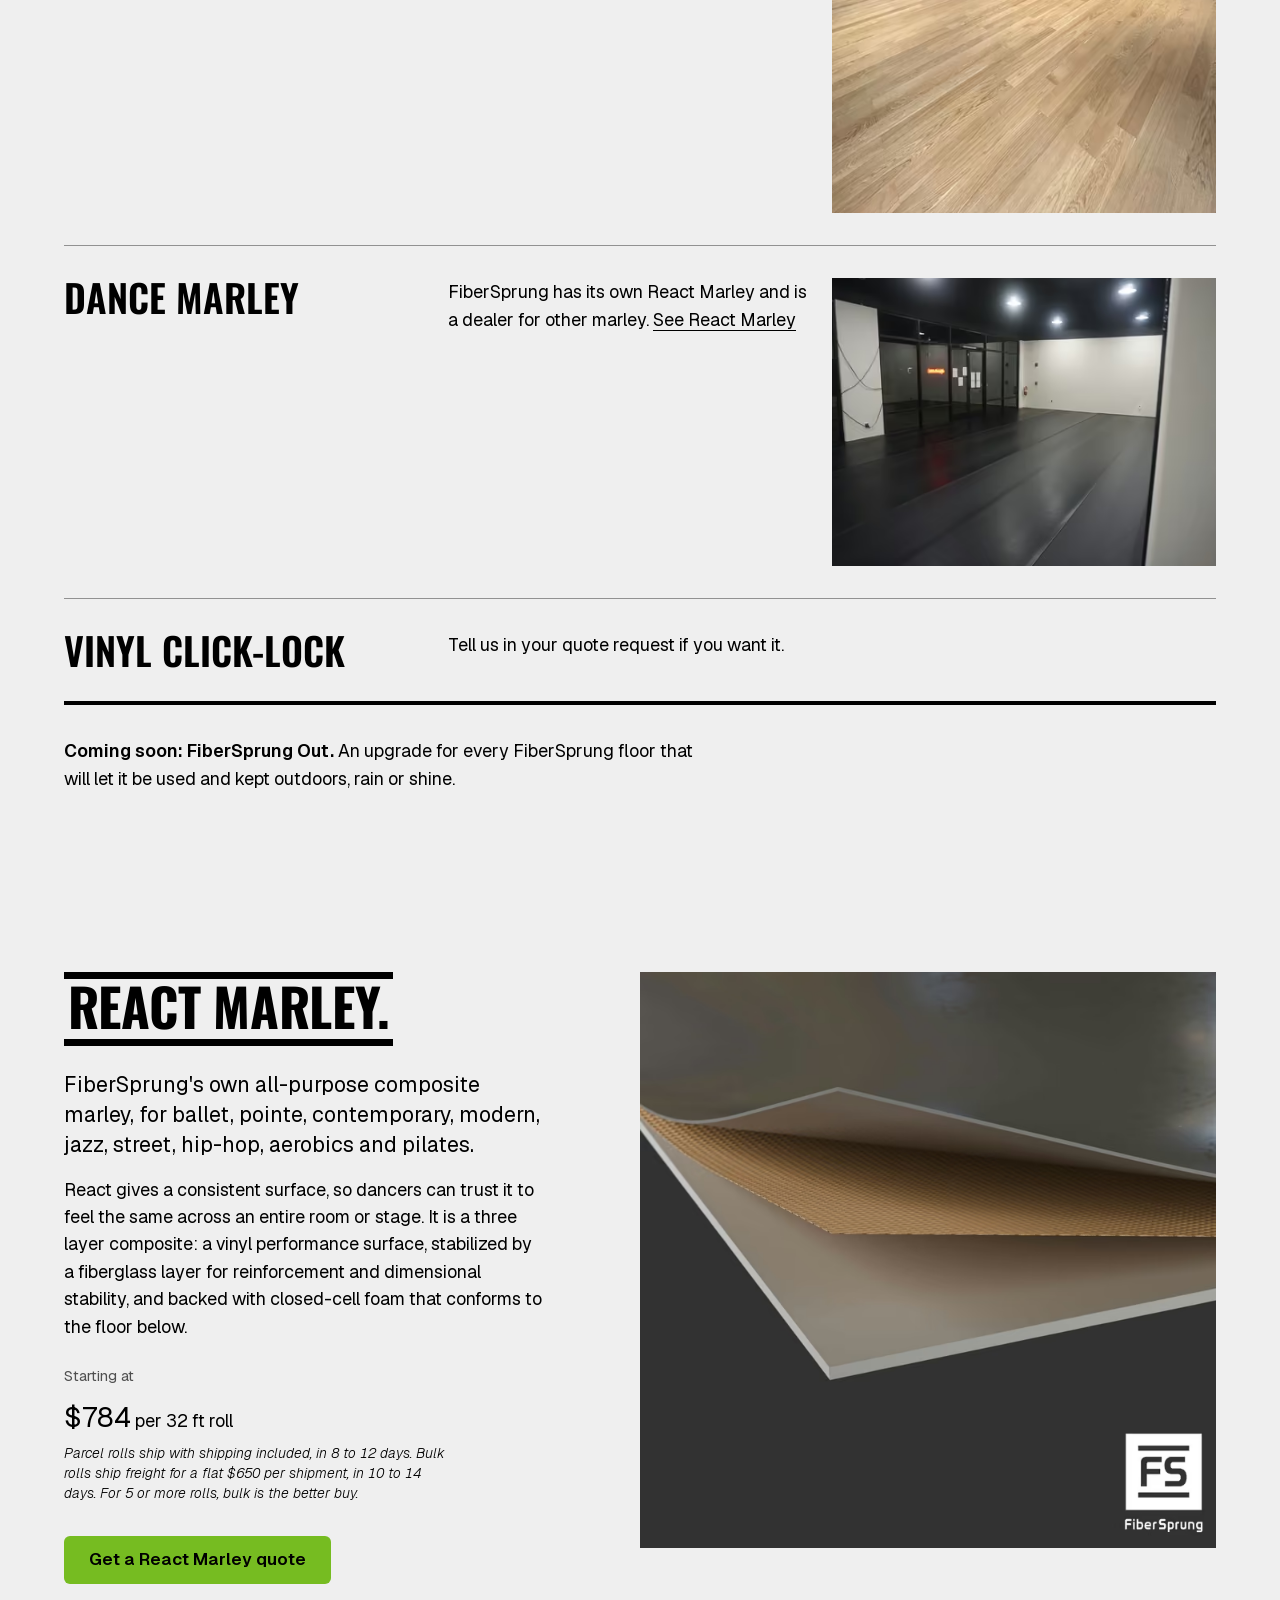
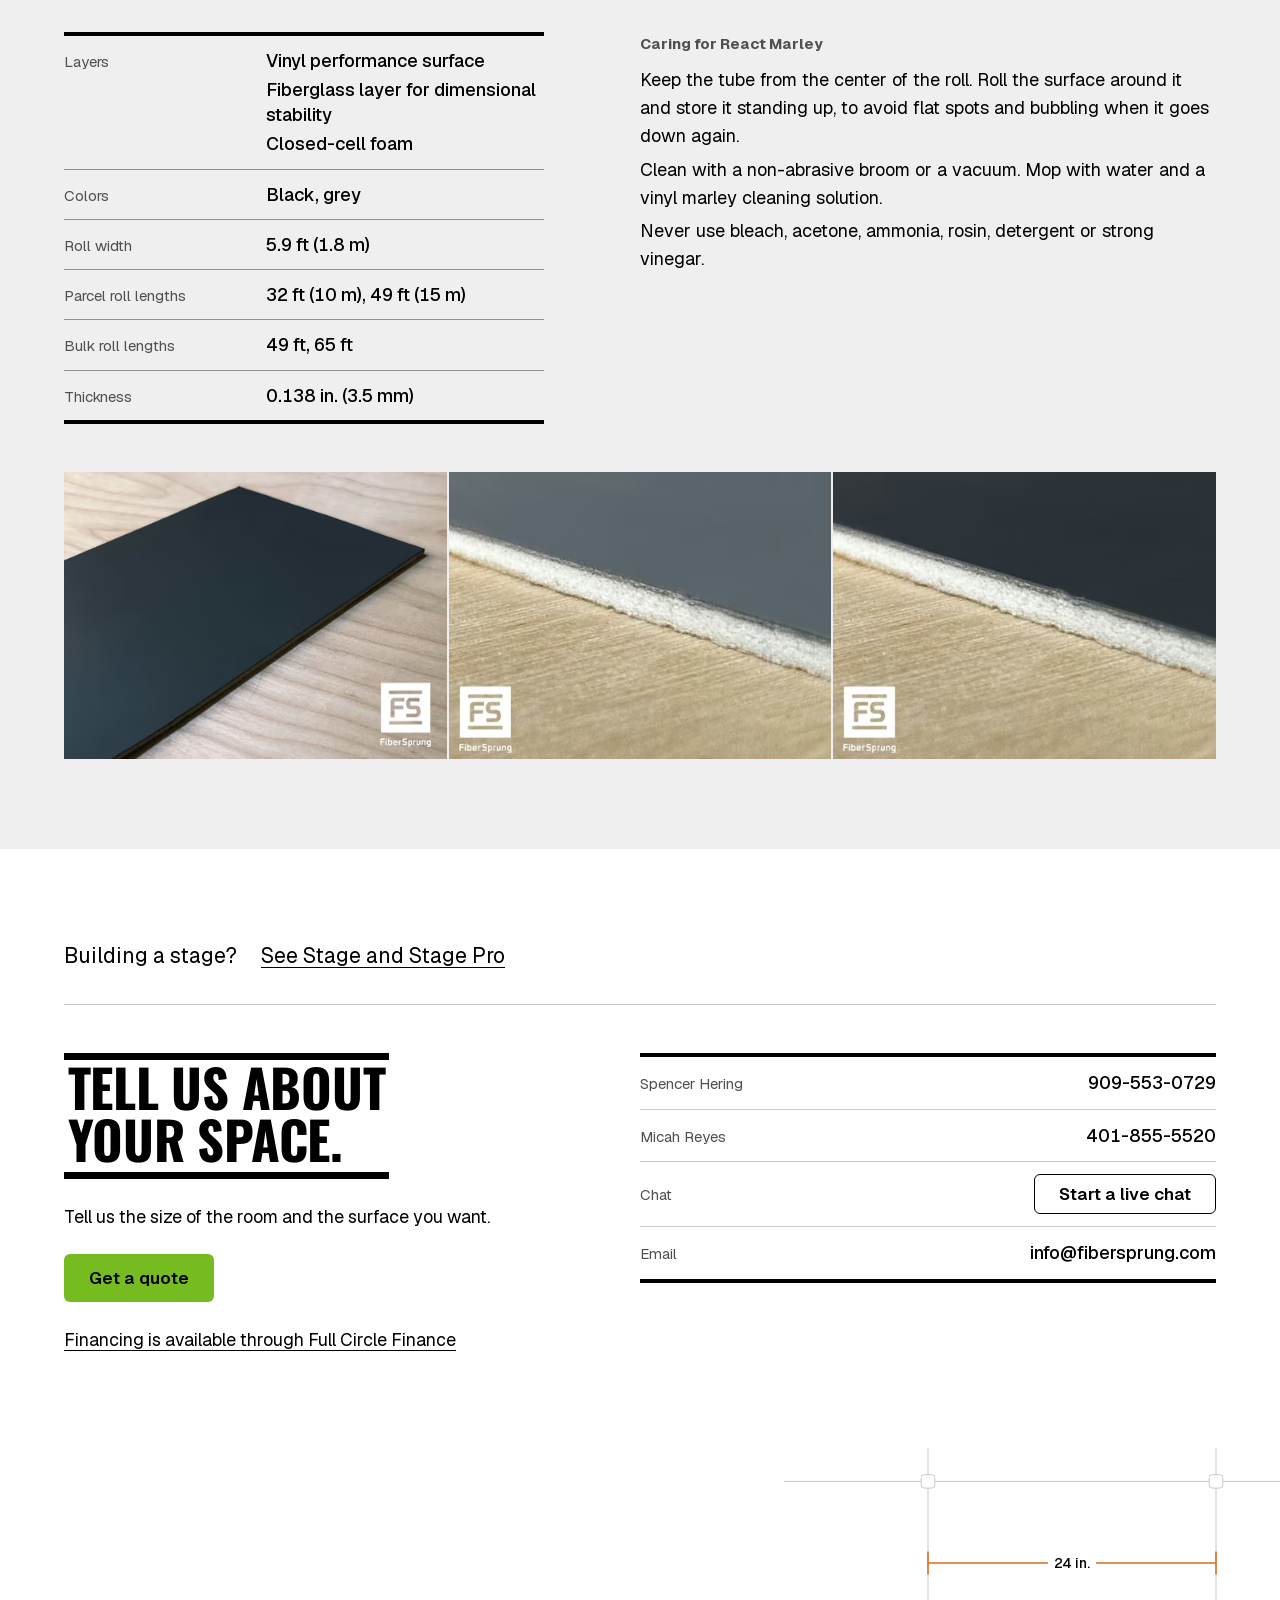
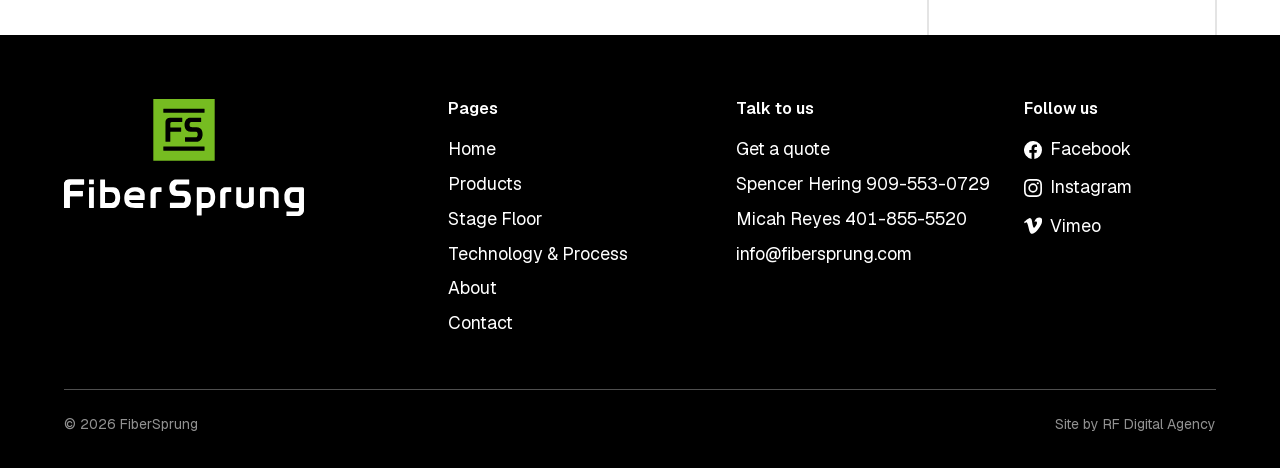
<file: products.html>
<!doctype html>
<html lang="en">
<head>
<meta charset="utf-8">
<meta name="viewport" content="width=device-width, initial-scale=1">
<title>FiberSprung floors: Pro, Light, Kit and Go | FiberSprung</title>
<meta name="description" content="Compare the Pro and Light basket weave floors, the Kit single layer floor and the Go travel floor. Specs, starting prices, and the surfaces you dance on, including React Marley.">
<meta name="robots" content="noindex">
<link rel="canonical" href="https://fibersprung.com/products.html">
<meta name="theme-color" content="#000000">
<link rel="preload" href="fonts/oswald-variable-latin.woff2" as="font" type="font/woff2" crossorigin>
<link rel="preload" href="fonts/geist-variable-latin.woff2" as="font" type="font/woff2" crossorigin>
<link rel="stylesheet" href="css/styles.css">
<link rel="icon" href="favicon.ico" sizes="32x32">
<link rel="icon" href="favicon.svg" type="image/svg+xml">
<link rel="apple-touch-icon" href="apple-touch-icon.png">
<link rel="manifest" href="site.webmanifest">
<meta property="og:type" content="website">
<meta property="og:site_name" content="FiberSprung">
<meta property="og:title" content="FiberSprung floors: Pro, Light, Kit and Go">
<meta property="og:description" content="Four sprung floors with specs and starting prices, then the surface you dance on.">
<meta property="og:url" content="https://fibersprung.com/products.html">
<meta property="og:image" content="https://fibersprung.com/img/social-home.jpg">
<meta property="og:image:width" content="1200">
<meta property="og:image:height" content="630">
<meta property="og:image:alt" content="The FiberSprung fiberglass grid: square tubes in a basket weave, joined by black fittings.">
<meta name="twitter:card" content="summary_large_image">
<meta name="twitter:title" content="FiberSprung floors: Pro, Light, Kit and Go">
<meta name="twitter:description" content="Four sprung floors with specs and starting prices, then the surface you dance on.">
<meta name="twitter:image" content="https://fibersprung.com/img/social-home.jpg">
<script type="application/ld+json">
{
  "@context": "https://schema.org",
  "@type": "Organization",
  "name": "FiberSprung",
  "url": "https://fibersprung.com/",
  "logo": "https://fibersprung.com/icon-512.png",
  "email": "info@fibersprung.com",
  "description": "Maker of patented fiberglass sprung floors for dance and stage.",
  "contactPoint": [
    { "@type": "ContactPoint", "contactType": "sales", "name": "Spencer Hering", "telephone": "+1-909-553-0729" },
    { "@type": "ContactPoint", "contactType": "sales", "name": "Micah Reyes", "telephone": "+1-401-855-5520" }
  ]
}
</script>
<script type="application/ld+json">
{
  "@context": "https://schema.org",
  "@graph": [
    {
      "@type": "Product",
      "name": "FiberSprung Pro",
      "description": "A basket weave sprung floor with fiberglass tubes on a 16 in. span.",
      "brand": {
        "@type": "Brand",
        "name": "FiberSprung"
      },
      "category": "Sprung floors",
      "url": "https://fibersprung.com/products.html#pro",
      "additionalProperty": [
        {
          "@type": "PropertyValue",
          "name": "Span",
          "value": "16 in."
        },
        {
          "@type": "PropertyValue",
          "name": "Height",
          "value": "4.25 in."
        },
        {
          "@type": "PropertyValue",
          "name": "Weight",
          "value": "3.0 lb/sq ft"
        }
      ]
    },
    {
      "@type": "Product",
      "name": "FiberSprung Light",
      "description": "A basket weave sprung floor with fiberglass tubes on a 24 in. span.",
      "brand": {
        "@type": "Brand",
        "name": "FiberSprung"
      },
      "category": "Sprung floors",
      "url": "https://fibersprung.com/products.html#light",
      "additionalProperty": [
        {
          "@type": "PropertyValue",
          "name": "Span",
          "value": "24 in."
        },
        {
          "@type": "PropertyValue",
          "name": "Height",
          "value": "5 in."
        },
        {
          "@type": "PropertyValue",
          "name": "Weight",
          "value": "3.0 lb/sq ft"
        }
      ],
      "image": "https://fibersprung.com/img/products/light-lemoyne-marley-960.webp"
    },
    {
      "@type": "Product",
      "name": "FiberSprung Go",
      "description": "A single layer travel floor in 4 ft by 4 ft panels that lock together.",
      "brand": {
        "@type": "Brand",
        "name": "FiberSprung"
      },
      "category": "Sprung floors",
      "url": "https://fibersprung.com/products.html#go",
      "additionalProperty": [
        {
          "@type": "PropertyValue",
          "name": "Panel",
          "value": "4 ft x 4 ft"
        },
        {
          "@type": "PropertyValue",
          "name": "Height",
          "value": "2.5 in."
        },
        {
          "@type": "PropertyValue",
          "name": "Weight",
          "value": "45 lb per panel"
        }
      ],
      "image": "https://fibersprung.com/img/products/go-render-1200.webp"
    },
    {
      "@type": "Product",
      "name": "FiberSprung Kit",
      "description": "A single layer sprung floor for budget-conscious customers, built by FiberSprung or a general contractor.",
      "brand": {
        "@type": "Brand",
        "name": "FiberSprung"
      },
      "category": "Sprung floors",
      "url": "https://fibersprung.com/products.html#kit",
      "additionalProperty": [
        {
          "@type": "PropertyValue",
          "name": "Height",
          "value": "3 in."
        }
      ],
      "image": "https://fibersprung.com/img/products/kit-install-a-960.webp"
    }
  ]
}
</script>
<script>document.documentElement.className = "js";</script>
<script src="js/site.js" defer></script>
</head>
<body>
<a class="skip" href="#main">Skip to content</a>

<header class="site-header on-dark">
  <div class="wrap site-header__in">
    <a class="site-header__logo" href="index.html"><img src="img/logo/fibersprung-logo-horizontal-green-white.svg" alt="FiberSprung" width="159" height="32"></a>
    <button class="menu-btn" type="button" aria-label="Menu" aria-expanded="false" aria-controls="site-nav"><span></span><span></span></button>
    <nav class="site-nav" id="site-nav" aria-label="Main">
      <ul class="site-nav__list">
        <li class="site-nav__home"><a href="index.html">Home</a></li>
        <li><a href="products.html" aria-current="page">Products</a></li>
        <li><a href="stage-floor.html">Stage Floor</a></li>
        <li><a href="technology.html">Technology &amp; Process</a></li>
        <li><a href="about.html">About</a></li>
        <li class="site-nav__cta"><a class="btn btn--primary" href="contact.html#quote">Get a quote</a></li>
      </ul>
      <ul class="site-nav__contact">
        <li>Spencer Hering <a href="tel:+19095530729">909-553-0729</a></li>
        <li>Micah Reyes <a href="tel:+14018555520">401-855-5520</a></li>
        <li><a href="mailto:info@fibersprung.com">info@fibersprung.com</a></li>
      </ul>
    </nav>
  </div>
</header>

<main id="main">

<!-- 01 Page head -->
<section class="page-head on-dark" aria-labelledby="page-h">
  <div class="wrap grid">
    <h1 class="display page-head__title" id="page-h">Choose a floor.<br>Then a surface.</h1>
    <p class="lede page-head__lede">Life happens, and your FiberSprung modular sprung floor will follow you to your next studio, and the one after that, or it can be resold. Pick one of four whisper quiet floors, then the surface you dance on.</p>
    <nav class="jump jump--split" aria-label="On this page">
      <span class="jump__label">Floors</span>
      <a href="#pro">Pro<span class="sr-only"> floor</span></a>
      <a href="#light">Light<span class="sr-only"> floor</span></a>
      <a href="#kit">Kit<span class="sr-only"> floor</span></a>
      <a href="#go">Go<span class="sr-only"> floor</span></a>
      <span class="jump__label">Surfaces</span>
      <a href="#surfaces">Hardwood, marley, vinyl</a>
      <a href="#react-marley">React Marley</a>
    </nav>
  </div>
</section>

<!-- 02 Step 1: the floors at a glance. Round 1: floors on black, surfaces on gray, so the two read as different things. -->
<section class="section compare-all on-dark" id="compare" aria-labelledby="compare-h">
  <div class="wrap">
    <p class="stepmark"><span class="num" aria-hidden="true">1</span>First, the floor</p>
    <h2 class="rule-head" id="compare-h">Choose your floor.</h2>
    <p class="compare-all__intro">Pro and Light are basket weave floors: two layers of tubes, so each jump is spread over more pads for a more consistent feel. The basket weave is an ancient martial arts sprung floor design that became popular in the dance industry. Pro and Light use the same plywood and the same joints, survive a flood, and are designed to bend the same, within 1% by the math. Kit and Go are single layer floors, with one layer of tubes. They are similar in softness to Pro and a little stiffer than Light.</p>
    <ul class="fcards" aria-label="The four floors">
      <li class="fcard">
        <a class="fcard__link" href="#pro">
          <picture class="fcard__img">
            <source type="image/avif" sizes="(min-width: 1024px) 280px, (min-width: 600px) 45vw, 90vw" srcset="img/products/pro-dancers-550.avif 550w">
            <source type="image/webp" sizes="(min-width: 1024px) 280px, (min-width: 600px) 45vw, 90vw" srcset="img/products/pro-dancers-550.webp 550w">
            <img src="img/products/pro-dancers-550.webp" alt="Dancers in class on a Pro floor at Pace University." width="550" height="550" loading="lazy" decoding="async">
          </picture>
          <span class="fcard__name">Pro</span>
          <span class="fcard__line">The best and most consistent for dancers</span>
          <span class="fcard__price">From $34/sq ft</span>
        </a>
      </li>
      <li class="fcard">
        <a class="fcard__link" href="#light">
          <picture class="fcard__img">
            <source type="image/avif" sizes="(min-width: 1024px) 280px, (min-width: 600px) 45vw, 90vw" srcset="img/products/light-lemoyne-marley-480.avif 480w, img/products/light-lemoyne-marley-720.avif 720w, img/products/light-lemoyne-marley-960.avif 960w">
            <source type="image/webp" sizes="(min-width: 1024px) 280px, (min-width: 600px) 45vw, 90vw" srcset="img/products/light-lemoyne-marley-480.webp 480w, img/products/light-lemoyne-marley-720.webp 720w, img/products/light-lemoyne-marley-960.webp 960w">
            <img src="img/products/light-lemoyne-marley-480.webp" alt="A finished Light floor in grey marley at Le Moyne College." width="960" height="720" loading="lazy" decoding="async">
          </picture>
          <span class="fcard__name">Light</span>
          <span class="fcard__line">Our softest floor</span>
          <span class="fcard__price">From $28/sq ft</span>
        </a>
      </li>
      <li class="fcard">
        <a class="fcard__link" href="#kit">
          <picture class="fcard__img">
            <source type="image/avif" sizes="(min-width: 1024px) 280px, (min-width: 600px) 45vw, 90vw" srcset="img/products/kit-install-a-480.avif 480w, img/products/kit-install-a-720.avif 720w, img/products/kit-install-a-960.avif 960w">
            <source type="image/webp" sizes="(min-width: 1024px) 280px, (min-width: 600px) 45vw, 90vw" srcset="img/products/kit-install-a-480.webp 480w, img/products/kit-install-a-720.webp 720w, img/products/kit-install-a-960.webp 960w">
            <img src="img/products/kit-install-a-480.webp" alt="A Kit floor going down in a large studio." width="960" height="720" loading="lazy" decoding="async">
          </picture>
          <span class="fcard__name">Kit</span>
          <span class="fcard__line">Cost-effective and long lasting</span>
          <span class="fcard__price">From $11/sq ft</span>
        </a>
      </li>
      <li class="fcard">
        <a class="fcard__link" href="#go">
          <picture class="fcard__img">
            <source type="image/avif" sizes="(min-width: 1024px) 280px, (min-width: 600px) 45vw, 90vw" srcset="img/products/go-performance-480.avif 480w, img/products/go-performance-712.avif 712w">
            <source type="image/webp" sizes="(min-width: 1024px) 280px, (min-width: 600px) 45vw, 90vw" srcset="img/products/go-performance-480.webp 480w, img/products/go-performance-712.webp 712w">
            <img src="img/products/go-performance-480.webp" alt="Dancers performing on a Go floor." width="712" height="712" loading="lazy" decoding="async">
          </picture>
          <span class="fcard__name">Go</span>
          <span class="fcard__line">Portable</span>
          <span class="fcard__price">From $450 per panel</span>
        </a>
      </li>
    </ul>
    <table class="spec" role="table">
      <caption class="sr-only">FiberSprung floors compared</caption>
      <thead role="rowgroup">
        <tr role="row">
          <td role="cell"></td>
          <th scope="col" role="columnheader"><a href="#pro">Pro</a></th>
          <th scope="col" role="columnheader"><a href="#light">Light</a></th>
          <th scope="col" role="columnheader"><a href="#kit">Kit</a></th>
          <th scope="col" role="columnheader"><a href="#go">Go</a></th>
        </tr>
      </thead>
      <tbody role="rowgroup">
        <tr role="row">
          <th scope="row" role="rowheader">Type</th>
          <td role="cell" data-floor="Pro">Basket weave</td>
          <td role="cell" data-floor="Light">Basket weave</td>
          <td role="cell" data-floor="Kit">Single layer</td>
          <td role="cell" data-floor="Go">Single layer travel floor</td>
        </tr>
        <tr role="row">
          <th scope="row" role="rowheader">Span</th>
          <td role="cell" data-floor="Pro">16 in.</td>
          <td role="cell" data-floor="Light">24 in.</td>
          <td role="cell" data-floor="Kit" class="spec__na"><span class="sr-only">Not applicable</span></td>
          <td role="cell" data-floor="Go" class="spec__na"><span class="sr-only">Not applicable</span></td>
        </tr>
        <tr role="row">
          <th scope="row" role="rowheader">Height</th>
          <td role="cell" data-floor="Pro">4.25 in.</td>
          <td role="cell" data-floor="Light">5 in. <span class="spec__more">Custom height possible</span></td>
          <td role="cell" data-floor="Kit">3 in.</td>
          <td role="cell" data-floor="Go">2.5 in. <span class="spec__more">Two panels nest to 3.25 in.</span></td>
        </tr>
        <tr role="row">
          <th scope="row" role="rowheader">Average force reduction</th>
          <td role="cell" data-floor="Pro">70%</td>
          <td role="cell" data-floor="Light" class="spec__na"><span class="sr-only">Not yet published</span></td>
          <td role="cell" data-floor="Kit">66%</td>
          <td role="cell" data-floor="Go">67%</td>
        </tr>
        <tr role="row">
          <th scope="row" role="rowheader">Average vertical deformation</th>
          <td role="cell" data-floor="Pro">5.2 mm</td>
          <td role="cell" data-floor="Light" class="spec__na"><span class="sr-only">Not yet published</span></td>
          <td role="cell" data-floor="Kit">3.5 mm</td>
          <td role="cell" data-floor="Go">5.6 mm</td>
        </tr>
        <tr role="row">
          <th scope="row" role="rowheader">Install</th>
          <td role="cell" data-floor="Pro">1,000 sq ft in 2.5 days</td>
          <td role="cell" data-floor="Light">1,000 sq ft in 2 days</td>
          <td role="cell" data-floor="Kit">1,000 sq ft in about 2 days</td>
          <td role="cell" data-floor="Go">800 sq ft in 3 hours</td>
        </tr>
        <!-- OPEN: prices include installation or not (Micah) -->
        <tr role="row">
          <th scope="row" role="rowheader">Starting at</th>
          <td role="cell" data-floor="Pro">$34/sq ft</td>
          <td role="cell" data-floor="Light">$28/sq ft</td>
          <td role="cell" data-floor="Kit">$11/sq ft <span class="spec__more">Self-install kit</span></td>
          <td role="cell" data-floor="Go">$450 per panel</td>
        </tr>
      </tbody>
    </table>
    <p class="note spec-note">Starting prices. Freight is extra. Final cost depends on size, surface, special factors within a room, and location. Force reduction and deformation tested by ASET Services.</p>
  </div>
</section>

<!-- 03 to 06 One sheet per floor -->
<div class="section on-white">
  <div class="wrap">

  <section class="sheet grid" id="pro" aria-labelledby="pro-h">
    <div class="sheet__head">
      <h2 class="sheet__name" id="pro-h">Pro</h2>
      <p class="sheet__line">The best and most consistent for dancers.</p>
      <p class="sheet__what">A basket weave sprung floor with fiberglass tubes on a 16 in. span. Pro has the tightest grid and the most contact pads under the plywood, so it has the least reverberation: a dancer feels less movement from the people dancing nearby. Each impact is spread over more pads, for the most consistent spring.</p>
      <p class="sheet__what">We built Pro and Light floors side by side and tested them with professional dancers. 80% preferred Pro, and all of them could feel a subtle difference.</p>
    </div>
    <figure class="sheet__fig">
      <div class="plan" style="--span:16">
          <svg viewBox="0 0 48 48" role="img" aria-label="Plan drawing of a 4 foot square of Pro floor. Tubes run every 16 inches in both directions, making three cells by three.">
            <g class="plan__tube"><line x1="0" y1="-2" x2="0" y2="50"/><line x1="-2" y1="0" x2="50" y2="0"/><line x1="16" y1="-2" x2="16" y2="50"/><line x1="-2" y1="16" x2="50" y2="16"/><line x1="32" y1="-2" x2="32" y2="50"/><line x1="-2" y1="32" x2="50" y2="32"/><line x1="48" y1="-2" x2="48" y2="50"/><line x1="-2" y1="48" x2="50" y2="48"/></g>
            <g class="plan__node"><rect x="-0.9" y="-0.9" width="1.8" height="1.8" rx="0.4"/><rect x="-0.9" y="15.1" width="1.8" height="1.8" rx="0.4"/><rect x="-0.9" y="31.1" width="1.8" height="1.8" rx="0.4"/><rect x="-0.9" y="47.1" width="1.8" height="1.8" rx="0.4"/><rect x="15.1" y="-0.9" width="1.8" height="1.8" rx="0.4"/><rect x="15.1" y="15.1" width="1.8" height="1.8" rx="0.4"/><rect x="15.1" y="31.1" width="1.8" height="1.8" rx="0.4"/><rect x="15.1" y="47.1" width="1.8" height="1.8" rx="0.4"/><rect x="31.1" y="-0.9" width="1.8" height="1.8" rx="0.4"/><rect x="31.1" y="15.1" width="1.8" height="1.8" rx="0.4"/><rect x="31.1" y="31.1" width="1.8" height="1.8" rx="0.4"/><rect x="31.1" y="47.1" width="1.8" height="1.8" rx="0.4"/><rect x="47.1" y="-0.9" width="1.8" height="1.8" rx="0.4"/><rect x="47.1" y="15.1" width="1.8" height="1.8" rx="0.4"/><rect x="47.1" y="31.1" width="1.8" height="1.8" rx="0.4"/><rect x="47.1" y="47.1" width="1.8" height="1.8" rx="0.4"/></g>
          </svg>
          <span class="dimline dimline--span" aria-hidden="true"><b>16 in.</b></span>
          <span class="dimline dimline--all" aria-hidden="true"><b>4 ft</b></span>
        </div>
      <figcaption class="plan-note">Plan view, 4 ft by 4 ft of floor. Lines show the tubes at a 16 in. span.</figcaption>
    </figure>
    <div class="sheet__data">
      <dl class="readout">
        <div><dt>Type</dt><dd>Basket weave</dd></div>
        <div><dt>Span</dt><dd>16 in.</dd></div>
        <div><dt>Height</dt><dd>4.25 in.</dd></div>
        <div><dt>Weight</dt><dd>3.0 lb/sq ft</dd></div>
        <div><dt>Install</dt><dd>1,000 sq ft in 2.5 days</dd></div>
        <div><dt>Average force reduction</dt><dd>70%</dd></div>
        <div><dt>Average vertical deformation</dt><dd>5.2 mm</dd></div>
      </dl>
      <!-- OPEN: prices include installation or not -->
      <div class="sheet__price">
        <p class="sheet__label">Starting at</p>
        <p><span class="price__num">$34</span>/sq ft</p>
        <p class="note">Starting prices. Freight is extra. Final cost depends on size, surface, special factors within a room, and location.</p>
      </div>
      <p class="sheet__label" id="pro-users">Used by</p>
      <ul class="names" aria-labelledby="pro-users">
        <li>Pace University</li>
        <li>Bayou City Ballet</li>
        <li>Kanyok Arts Initiative</li>
        <li>Seattle Movement Arts Center</li>
      </ul>
      <a class="btn btn--primary" href="contact.html?floor=pro#quote">Get a Pro quote</a>
    </div>
    <div class="sheet__photos sheet__photos--one sheet__photos--two">
      <figure class="shot">
        <picture>
          <source type="image/avif" srcset="img/products/pro-dancers-550.avif">
          <source type="image/webp" srcset="img/products/pro-dancers-550.webp">
          <img src="img/products/pro-dancers-550.webp" alt="Dancers mid-class in a bright studio on a FiberSprung Pro floor." width="550" height="550" loading="lazy" decoding="async">
        </picture>
        <figcaption class="caption">Pace University, on a Pro floor.</figcaption>
      </figure>
      <figure class="shot">
        <picture>
          <source type="image/avif" sizes="(min-width: 768px) 25vw, 50vw" srcset="img/products/class-bw-572.avif 572w">
          <source type="image/webp" sizes="(min-width: 768px) 25vw, 50vw" srcset="img/products/class-bw-572.webp 572w">
          <img src="img/products/class-bw-572.webp" alt="An instructor demonstrating a balance to a class of dancers." width="572" height="572" loading="lazy" decoding="async">
        </picture>
        <figcaption class="caption">Class in session.</figcaption>
      </figure>
    </div>
  </section>

  <section class="sheet grid" id="light" aria-labelledby="light-h">
    <div class="sheet__head">
      <h2 class="sheet__name" id="light-h">Light</h2>
      <p class="sheet__line">Our softest floor.</p>
      <p class="sheet__what">Engineered to bend almost exactly like Pro, with larger fiberglass tubes on a looser 24 in. span. Fewer tubes make it faster to install, less expensive and taller, and the wider pad spacing lets it give a little more, so it is our softest floor. It is sometimes the right choice for a room with a specific height. Custom heights are possible.</p>
    </div>
    <figure class="sheet__fig">
      <div class="plan" style="--span:24">
          <svg viewBox="0 0 48 48" role="img" aria-label="Plan drawing of a 4 foot square of Light floor. Tubes run every 24 inches in both directions, making two cells by two.">
            <g class="plan__tube"><line x1="0" y1="-2" x2="0" y2="50"/><line x1="-2" y1="0" x2="50" y2="0"/><line x1="24" y1="-2" x2="24" y2="50"/><line x1="-2" y1="24" x2="50" y2="24"/><line x1="48" y1="-2" x2="48" y2="50"/><line x1="-2" y1="48" x2="50" y2="48"/></g>
            <g class="plan__node"><rect x="-0.9" y="-0.9" width="1.8" height="1.8" rx="0.4"/><rect x="-0.9" y="23.1" width="1.8" height="1.8" rx="0.4"/><rect x="-0.9" y="47.1" width="1.8" height="1.8" rx="0.4"/><rect x="23.1" y="-0.9" width="1.8" height="1.8" rx="0.4"/><rect x="23.1" y="23.1" width="1.8" height="1.8" rx="0.4"/><rect x="23.1" y="47.1" width="1.8" height="1.8" rx="0.4"/><rect x="47.1" y="-0.9" width="1.8" height="1.8" rx="0.4"/><rect x="47.1" y="23.1" width="1.8" height="1.8" rx="0.4"/><rect x="47.1" y="47.1" width="1.8" height="1.8" rx="0.4"/></g>
          </svg>
          <span class="dimline dimline--span" aria-hidden="true"><b>24 in.</b></span>
          <span class="dimline dimline--all" aria-hidden="true"><b>4 ft</b></span>
        </div>
      <figcaption class="plan-note">Plan view, 4 ft by 4 ft of floor. Lines show the tubes at a 24 in. span.</figcaption>
    </figure>
    <div class="sheet__data">
      <dl class="readout">
        <div><dt>Type</dt><dd>Basket weave</dd></div>
        <div><dt>Span</dt><dd>24 in.</dd></div>
        <div><dt>Height</dt><dd>5 in.</dd></div>
        <div><dt>Weight</dt><dd>3.0 lb/sq ft</dd></div>
        <div><dt>Install</dt><dd>1,000 sq ft in 2 days</dd></div>
      </dl>
      <div class="sheet__price">
        <p class="sheet__label">Starting at</p>
        <p><span class="price__num">$28</span>/sq ft</p>
        <p class="note">Starting prices. Freight is extra. Final cost depends on size, surface, special factors within a room, and location.</p>
      </div>
      <!-- OPEN: Le Moyne naming -->
      <p class="sheet__label" id="light-users">Used by</p>
      <ul class="names" aria-labelledby="light-users">
        <li>Purchase College (SUNY)</li>
        <li>Newport Contemporary Ballet</li>
        <li>Bronx Music Hall</li>
        <li>Hunter Dance Center</li>
        <li>Newnan Theatre Company</li>
        <li>Le Moyne College</li>
      </ul>
      <a class="btn btn--primary" href="contact.html?floor=light#quote">Get a Light quote</a>
    </div>
    <div class="sheet__photos">
      <figure class="shot">
        <picture>
            <source type="image/avif" sizes="(min-width: 1248px) 384px, (min-width: 900px) 32vw, 100vw" srcset="img/products/light-bronx-grid-480.avif 480w, img/products/light-bronx-grid-720.avif 720w, img/products/light-bronx-grid-960.avif 960w">
            <source type="image/webp" sizes="(min-width: 1248px) 384px, (min-width: 900px) 32vw, 100vw" srcset="img/products/light-bronx-grid-480.webp 480w, img/products/light-bronx-grid-720.webp 720w, img/products/light-bronx-grid-960.webp 960w">
            <img src="img/products/light-bronx-grid-720.webp" alt="The fiberglass grid laid wall to wall in an empty room at Bronx Music Hall." width="960" height="720" loading="lazy" decoding="async">
          </picture>
        <figcaption class="caption">Bronx Music Hall. The grid.</figcaption>
      </figure>
      <figure class="shot">
        <picture>
            <source type="image/avif" sizes="(min-width: 1248px) 384px, (min-width: 900px) 32vw, 100vw" srcset="img/products/light-newnan-plywood-480.avif 480w, img/products/light-newnan-plywood-720.avif 720w, img/products/light-newnan-plywood-960.avif 960w">
            <source type="image/webp" sizes="(min-width: 1248px) 384px, (min-width: 900px) 32vw, 100vw" srcset="img/products/light-newnan-plywood-480.webp 480w, img/products/light-newnan-plywood-720.webp 720w, img/products/light-newnan-plywood-960.webp 960w">
            <img src="img/products/light-newnan-plywood-720.webp" alt="A room at Newnan Theatre Company with the plywood support surface finished across the floor." width="960" height="720" loading="lazy" decoding="async">
          </picture>
        <figcaption class="caption">Newnan Theatre Company. The plywood support surface.</figcaption>
      </figure>
      <figure class="shot">
        <picture>
            <source type="image/avif" sizes="(min-width: 1248px) 384px, (min-width: 900px) 32vw, 100vw" srcset="img/products/light-lemoyne-marley-480.avif 480w, img/products/light-lemoyne-marley-720.avif 720w, img/products/light-lemoyne-marley-960.avif 960w">
            <source type="image/webp" sizes="(min-width: 1248px) 384px, (min-width: 900px) 32vw, 100vw" srcset="img/products/light-lemoyne-marley-480.webp 480w, img/products/light-lemoyne-marley-720.webp 720w, img/products/light-lemoyne-marley-960.webp 960w">
            <img src="img/products/light-lemoyne-marley-720.webp" alt="A dance studio at Le Moyne College with a finished grey marley floor in sunlight." width="960" height="720" loading="lazy" decoding="async">
          </picture>
        <figcaption class="caption">Le Moyne College. Finished in grey marley.</figcaption>
      </figure>
    </div>
  </section>

  <section class="sheet grid" id="kit" aria-labelledby="kit-h">
    <div class="sheet__head">
      <h2 class="sheet__name" id="kit-h">Kit</h2>
      <p class="sheet__line">Cost-effective and long lasting.</p>
      <p class="sheet__what">A single layer floor designed for budget-conscious customers. It matches the force reduction of a basket weave floor, with less deflection. FiberSprung technicians can build it, or your general contractor can, and every Kit comes with design services from FiberSprung. It uses the same materials as our other floors, so it has the same long life.</p>
    </div>
    <div class="sheet__fig">
      <figure class="shot">
        <picture>
          <source type="image/avif" sizes="(min-width: 900px) 50vw, 100vw" srcset="img/products/kit-install-a-480.avif 480w, img/products/kit-install-a-720.avif 720w, img/products/kit-install-a-960.avif 960w, img/products/kit-install-a-1280.avif 1280w">
          <source type="image/webp" sizes="(min-width: 900px) 50vw, 100vw" srcset="img/products/kit-install-a-480.webp 480w, img/products/kit-install-a-720.webp 720w, img/products/kit-install-a-960.webp 960w, img/products/kit-install-a-1280.webp 1280w">
          <img src="img/products/kit-install-a-720.webp" alt="A crew laying a Kit floor across a large studio." width="960" height="720" loading="lazy" decoding="async">
        </picture>
        <figcaption class="caption">A Kit floor going down.</figcaption>
      </figure>
    </div>
    <div class="sheet__data">
      <dl class="readout">
        <div><dt>Type</dt><dd>Single layer</dd></div>
        <div><dt>Height</dt><dd>3 in.</dd></div>
        <div><dt>Install</dt><dd>About 2 days for 1,000 sq ft</dd></div>
        <div><dt>Average force reduction</dt><dd>66%</dd></div>
        <div><dt>Average vertical deformation</dt><dd>3.5 mm</dd></div>
        <!-- OPEN: Kit weight per sq ft (Micah) -->
      </dl>
      <!-- OPEN: Kit installed price ($21 or $22) and the DIY flat fee (Micah) -->
      <div class="sheet__price">
        <p class="sheet__label">Starting at</p>
        <p><span class="price__num">$11</span>/sq ft</p>
        <p class="note">For the self-install kit. Ask us about FiberSprung installation. Starting prices. Freight is extra. Final cost depends on size, surface, special factors within a room, and location.</p>
      </div>
      <p class="sheet__label" id="kit-users">Used by</p>
      <ul class="names" aria-labelledby="kit-users">
        <li>Salt Creek Ballet</li>
        <li>Serrano High School</li>
        <li>Orza Academy of Ballet</li>
        <li>Dance Barre HTX</li>
        <li>Powerhouse Performing Arts Center</li>
      </ul>
      <a class="btn btn--primary" href="contact.html?floor=kit#quote">Get a Kit quote</a>
    </div>
    <div class="sheet__photos">
      <figure class="shot">
        <picture>
          <source type="image/avif" sizes="(min-width: 768px) 33.4vw, 100vw" srcset="img/products/kit-install-b-480.avif 480w, img/products/kit-install-b-720.avif 720w, img/products/kit-install-b-960.avif 960w, img/products/kit-install-b-1280.avif 1280w">
          <source type="image/webp" sizes="(min-width: 768px) 33.4vw, 100vw" srcset="img/products/kit-install-b-480.webp 480w, img/products/kit-install-b-720.webp 720w, img/products/kit-install-b-960.webp 960w, img/products/kit-install-b-1280.webp 1280w">
          <img src="img/products/kit-install-b-720.webp" alt="The first rows of a Kit floor laid along a mirrored wall." width="960" height="720" loading="lazy" decoding="async">
        </picture>
        <figcaption class="caption">The first rows down.</figcaption>
      </figure>
      <figure class="shot">
        <picture>
          <source type="image/avif" sizes="(min-width: 768px) 33.4vw, 100vw" srcset="img/products/kit-install-c-480.avif 480w, img/products/kit-install-c-720.avif 720w, img/products/kit-install-c-960.avif 960w, img/products/kit-install-c-1280.avif 1280w">
          <source type="image/webp" sizes="(min-width: 768px) 33.4vw, 100vw" srcset="img/products/kit-install-c-480.webp 480w, img/products/kit-install-c-720.webp 720w, img/products/kit-install-c-960.webp 960w, img/products/kit-install-c-1280.webp 1280w">
          <img src="img/products/kit-install-c-720.webp" alt="Plywood sheets being placed across a studio during a Kit install." width="960" height="720" loading="lazy" decoding="async">
        </picture>
        <figcaption class="caption">Plywood going down.</figcaption>
      </figure>
      <figure class="shot">
        <picture>
          <source type="image/avif" sizes="(min-width: 768px) 33.4vw, 100vw" srcset="img/products/kit-install-d-480.avif 480w, img/products/kit-install-d-720.avif 720w, img/products/kit-install-d-960.avif 960w, img/products/kit-install-d-1280.avif 1280w">
          <source type="image/webp" sizes="(min-width: 768px) 33.4vw, 100vw" srcset="img/products/kit-install-d-480.webp 480w, img/products/kit-install-d-720.webp 720w, img/products/kit-install-d-960.webp 960w, img/products/kit-install-d-1280.webp 1280w">
          <img src="img/products/kit-install-d-720.webp" alt="A wide studio during a Kit install, with the floor panels laid out." width="960" height="720" loading="lazy" decoding="async">
        </picture>
        <figcaption class="caption">A wide studio, mid-install.</figcaption>
      </figure>
    </div>
  </section>

  <section class="sheet grid" id="go" aria-labelledby="go-h">
    <div class="sheet__head">
      <h2 class="sheet__name" id="go-h">Go</h2>
      <p class="sheet__line">Portable.</p>
      <p class="sheet__what">A single layer travel floor in 4 ft by 4 ft panels that lock to each other mechanically. One layer of fiberglass is fastened to the underside of each plywood panel. The only tool is an 8 mm hex wrench, which we provide, and any hardware store has one too. A team of four can put down 800 sq ft in two to three hours; a basket weave floor the same size takes about two days.</p>
    </div>
    <div class="sheet__fig go-media">
      <figure class="gorender">
        <picture>
          <source type="image/avif" sizes="(min-width: 900px) 50vw, 100vw" srcset="img/products/go-render-dark-600.avif 600w, img/products/go-render-dark-1200.avif 1200w">
          <source type="image/webp" sizes="(min-width: 900px) 50vw, 100vw" srcset="img/products/go-render-dark-600.webp 600w, img/products/go-render-dark-1200.webp 1200w">
          <img src="img/products/go-render-dark-1200.webp" alt="A CAD rendering of a Go panel: a plywood sheet with one layer of fiberglass tubes fastened underneath." width="1200" height="386" loading="lazy" decoding="async">
        </picture>
        <p class="gorender__tag">One panel. 4 ft x 4 ft, 45 lb.</p>
      </figure>
        <figure class="shot">
          <picture>
            <source type="image/avif" srcset="img/products/go-performance-480.avif 480w, img/products/go-performance-712.avif 712w" sizes="(min-width: 768px) 360px, 100vw">
            <source type="image/webp" srcset="img/products/go-performance-480.webp 480w, img/products/go-performance-712.webp 712w" sizes="(min-width: 768px) 360px, 100vw">
            <img src="img/products/go-performance-480.webp" alt="Dancers performing on a Go floor, with the audience close around them." width="712" height="712" loading="lazy" decoding="async">
          </picture>
          <figcaption class="caption">Traverse City Dance Project, performing on a Go floor.</figcaption>
        </figure>
    </div>
    <div class="sheet__data">
      <dl class="readout">
        <div><dt>Type</dt><dd>Single layer travel floor</dd></div>
        <div><dt>Panel</dt><dd>4 ft x 4 ft</dd></div>
        <div><dt>Height</dt><dd>2.5 in.</dd></div>
        <div><dt>Two panels nested</dt><dd>3.25 in.</dd></div>
        <div><dt>Weight</dt><dd>45 lb per panel</dd></div>
        <div><dt>Install</dt><dd>800 sq ft in 3 hours</dd></div>
        <div><dt>Average force reduction</dt><dd>67%</dd></div>
        <div><dt>Average vertical deformation</dt><dd>5.6 mm</dd></div>
      </dl>
      <div class="sheet__price">
        <p class="sheet__label">Starting at</p>
        <p><span class="price__num">$450</span> per 4 ft x 4 ft panel</p>
        <p class="note">Starting prices. Freight is extra. Final cost depends on size, surface, special factors within a room, and location.</p>
      </div>
      <p class="sheet__label" id="go-users">Used by</p>
      <ul class="names" aria-labelledby="go-users">
        <li>NBCUniversal</li>
        <li>Traverse City Dance Project</li>
        <li>University of Southern California</li>
        <li>Dayton Ballet</li>
        <li>Home studios nationwide</li>
      </ul>
      <a class="btn btn--primary" href="contact.html?floor=go#quote">Get a Go quote</a>
    </div>
  </section>

  </div>
</div>

<!-- 07 Performance surfaces -->
<section class="section surfaces on-canvas" id="surfaces" aria-labelledby="surfaces-h">
  <!-- Round 1: step 2, visibly secondary to the floors -->
  <div class="wrap">
    <div class="grid surfaces__head">
      <div class="surfaces__title">
        <p class="stepmark"><span class="num" aria-hidden="true">2</span>Then, the surface</p>
        <h2 class="rule-head" id="surfaces-h">Choose<br>the surface.</h2>
      </div>
      <!-- OPEN: surface order -->
      <div>
        <p class="lede">Every floor takes the surface you dance on: dance marley, engineered hardwood or vinyl click-lock.</p>
        <p>Surface installation is not included in floor pricing.</p>
      </div>
    </div>
    <ul class="surface-list">
      <li class="surface grid">
        <h3 class="surface__name">Engineered hardwood</h3>
        <p class="surface__text">Laid over the plywood support surface. Shown here at Bronx Music Hall.</p>
        <figure class="surface__photo">
          <picture>
            <source type="image/avif" sizes="(min-width: 1248px) 384px, (min-width: 768px) 33vw, 100vw" srcset="img/products/surface-hardwood-480.avif 480w, img/products/surface-hardwood-720.avif 720w, img/products/surface-hardwood-960.avif 960w">
            <source type="image/webp" sizes="(min-width: 1248px) 384px, (min-width: 768px) 33vw, 100vw" srcset="img/products/surface-hardwood-480.webp 480w, img/products/surface-hardwood-720.webp 720w, img/products/surface-hardwood-960.webp 960w">
            <img src="img/products/surface-hardwood-720.webp" alt="A finished engineered hardwood floor in a room at Bronx Music Hall." width="960" height="1200" loading="lazy" decoding="async">
          </picture>
          <figcaption class="caption">Bronx Music Hall.</figcaption>
        </figure>
      </li>
      <li class="surface grid">
        <h3 class="surface__name">Dance marley</h3>
        <p class="surface__text">FiberSprung has its own React Marley and is a dealer for other marley. <a href="#react-marley">See React Marley</a></p>
        <!-- OPEN: Powerhouse PAC name and floor -->
        <figure class="surface__photo">
          <picture>
            <source type="image/avif" sizes="(min-width: 1248px) 384px, (min-width: 768px) 33vw, 100vw" srcset="img/products/surface-marley-480.avif 480w, img/products/surface-marley-720.avif 720w, img/products/surface-marley-960.avif 960w">
            <source type="image/webp" sizes="(min-width: 1248px) 384px, (min-width: 768px) 33vw, 100vw" srcset="img/products/surface-marley-480.webp 480w, img/products/surface-marley-720.webp 720w, img/products/surface-marley-960.webp 960w">
            <img src="img/products/surface-marley-720.webp" alt="A studio with a black ceiling and a finished black marley floor." width="960" height="640" loading="lazy" decoding="async">
          </picture>
          <figcaption class="caption">Black marley.</figcaption>
        </figure>
      </li>
      <li class="surface grid">
        <h3 class="surface__name">Vinyl click-lock</h3>
        <p class="surface__text">Tell us in your quote request if you want it.</p>
      </li>
    </ul>
    <p class="surfaces__soon"><strong>Coming soon: FiberSprung Out.</strong> An upgrade for every FiberSprung floor that will let it be used and kept outdoors, rain or shine.</p>
  </div>
</section>

<!-- 08 React Marley (Round 1: copy and specs from the current shop page; no online ordering) -->
<section class="section marley on-canvas" id="react-marley" aria-labelledby="marley-h">
  <div class="wrap grid">
    <div class="marley__text">
      <h2 class="rule-head" id="marley-h">React Marley.</h2>
      <p class="lede">FiberSprung's own all-purpose composite marley, for ballet, pointe, contemporary, modern, jazz, street, hip-hop, aerobics and pilates.</p>
      <p>React gives a consistent surface, so dancers can trust it to feel the same across an entire room or stage. It is a three layer composite: a vinyl performance surface, stabilized by a fiberglass layer for reinforcement and dimensional stability, and backed with closed-cell foam that conforms to the floor below.</p>
      <div class="sheet__price">
        <p class="sheet__label">Starting at</p>
        <p><span class="price__num">$784</span> per 32 ft roll</p>
        <p class="note">Parcel rolls ship with shipping included, in 8 to 12 days. Bulk rolls ship freight for a flat $650 per shipment, in 10 to 14 days. For 5 or more rolls, bulk is the better buy.</p>
      </div>
      <a class="btn btn--primary" href="contact.html?floor=react-marley#quote">Get a React Marley quote</a>
    </div>
    <div class="marley__media">
      <figure class="shot">
        <picture>
          <source type="image/avif" sizes="(min-width: 900px) 40vw, 100vw" srcset="img/products/react-layers-480.avif 480w, img/products/react-layers-720.avif 720w, img/products/react-layers-960.avif 960w">
          <source type="image/webp" sizes="(min-width: 900px) 40vw, 100vw" srcset="img/products/react-layers-480.webp 480w, img/products/react-layers-720.webp 720w, img/products/react-layers-960.webp 960w">
          <img src="img/products/react-layers-720.webp" alt="A rendering of React Marley peeled back to show its vinyl surface, fiberglass layer and foam backing." width="960" height="960" loading="lazy" decoding="async">
        </picture>
        <figcaption class="caption">The three layers of React Marley.</figcaption>
      </figure>
    </div>
    <dl class="readout facts">
      <div><dt>Layers</dt><dd><ul><li>Vinyl performance surface</li><li>Fiberglass layer for dimensional stability</li><li>Closed-cell foam</li></ul></dd></div>
      <div><dt>Colors</dt><dd>Black, grey</dd></div>
      <div><dt>Roll width</dt><dd>5.9 ft (1.8 m)</dd></div>
      <div><dt>Parcel roll lengths</dt><dd>32 ft (10 m), 49 ft (15 m)</dd></div>
      <div><dt>Bulk roll lengths</dt><dd>49 ft, 65 ft</dd></div>
      <div><dt>Thickness</dt><dd>0.138 in. (3.5 mm)</dd></div>
    </dl>
    <div class="marley__care">
      <h3 class="sheet__label">Caring for React Marley</h3>
      <ul class="plain-list">
        <li>Keep the tube from the center of the roll. Roll the surface around it and store it standing up, to avoid flat spots and bubbling when it goes down again.</li>
        <li>Clean with a non-abrasive broom or a vacuum. Mop with water and a vinyl marley cleaning solution.</li>
        <li>Never use bleach, acetone, ammonia, rosin, detergent or strong vinegar.</li>
      </ul>
    </div>
    <div class="marley__samples">
      <figure class="shot">
        <picture>
          <source type="image/avif" sizes="(min-width: 768px) 33vw, 100vw" srcset="img/products/react-sample-a-480.avif 480w, img/products/react-sample-a-720.avif 720w, img/products/react-sample-a-960.avif 960w">
          <source type="image/webp" sizes="(min-width: 768px) 33vw, 100vw" srcset="img/products/react-sample-a-480.webp 480w, img/products/react-sample-a-720.webp 720w, img/products/react-sample-a-960.webp 960w">
          <img src="img/products/react-sample-a-720.webp" alt="A sheet of black React Marley lying on a wood floor." width="960" height="720" loading="lazy" decoding="async">
        </picture>
        <figcaption class="caption">React Marley in black.</figcaption>
      </figure>
      <figure class="shot">
        <picture>
          <source type="image/avif" sizes="(min-width: 768px) 33vw, 100vw" srcset="img/products/react-sample-b-480.avif 480w, img/products/react-sample-b-720.avif 720w, img/products/react-sample-b-960.avif 960w">
          <source type="image/webp" sizes="(min-width: 768px) 33vw, 100vw" srcset="img/products/react-sample-b-480.webp 480w, img/products/react-sample-b-720.webp 720w, img/products/react-sample-b-960.webp 960w">
          <img src="img/products/react-sample-b-720.webp" alt="A close-up of the edge of React Marley, showing the vinyl surface over the foam backing." width="960" height="720" loading="lazy" decoding="async">
        </picture>
        <figcaption class="caption">The edge, with the foam backing.</figcaption>
      </figure>
      <figure class="shot">
        <picture>
          <source type="image/avif" sizes="(min-width: 768px) 33vw, 100vw" srcset="img/products/react-sample-c-480.avif 480w, img/products/react-sample-c-720.avif 720w, img/products/react-sample-c-960.avif 960w">
          <source type="image/webp" sizes="(min-width: 768px) 33vw, 100vw" srcset="img/products/react-sample-c-480.webp 480w, img/products/react-sample-c-720.webp 720w, img/products/react-sample-c-960.webp 960w">
          <img src="img/products/react-sample-c-720.webp" alt="A second close-up of the React Marley edge on a wood floor." width="960" height="720" loading="lazy" decoding="async">
        </picture>
        <figcaption class="caption">Three layers, one sheet.</figcaption>
      </figure>
    </div>
  </div>
</section>

<!-- 09 Stage pointer and contact -->
<section class="section section--clip contact on-white" aria-labelledby="contact-h">
  <div class="wrap grid">
    <p class="pointer">Building a stage? <a href="stage-floor.html">See Stage and Stage Pro</a></p>
    <div class="contact__text">
      <h2 class="rule-head" id="contact-h">Tell us about<br>your space.</h2>
      <p>Tell us the size of the room and the surface you want.</p>
      <a class="btn btn--primary" href="contact.html#quote">Get a quote</a>
      <p class="contact__fin"><a href="https://fullcirclellc.us/fibersprung" rel="noopener">Financing is available through Full Circle Finance</a></p>
    </div>
    <dl class="readout contact__ways">
      <div><dt>Spencer Hering</dt><dd><a href="tel:+19095530729">909-553-0729</a></dd></div>
      <div><dt>Micah Reyes</dt><dd><a href="tel:+14018555520">401-855-5520</a></dd></div>
      <div data-chat-row hidden><dt>Chat</dt><dd><a class="btn btn--ghost" href="contact.html#chat" data-chat>Start a live chat</a></dd></div>
      <div><dt>Email</dt><dd><a href="mailto:info@fibersprung.com">info@fibersprung.com</a></dd></div>
    </dl>
    <div class="gridmark gridmark--light" aria-hidden="true">
      <svg viewBox="0 0 600 200" preserveAspectRatio="none">
        <g class="gridmark__grid">
          <line x1="150" y1="40" x2="2800" y2="40"/>
          <line x1="300" y1="5" x2="300" y2="200"/><line x1="600" y1="5" x2="600" y2="200"/>
          <line x1="900" y1="5" x2="900" y2="200"/><line x1="1200" y1="5" x2="1200" y2="200"/><line x1="1500" y1="5" x2="1500" y2="200"/>
        </g>
        <g class="gridmark__node">
          <rect x="293" y="33" width="14" height="14" rx="3"/><rect x="593" y="33" width="14" height="14" rx="3"/>
          <rect x="893" y="33" width="14" height="14" rx="3"/><rect x="1193" y="33" width="14" height="14" rx="3"/><rect x="1493" y="33" width="14" height="14" rx="3"/>
        </g>
        <g class="gridmark__dim"><line x1="300" y1="125" x2="600" y2="125"/><line x1="300" y1="113" x2="300" y2="137"/><line x1="600" y1="113" x2="600" y2="137"/></g>
      </svg>
      <span class="gridmark__label">24 in.</span>
    </div>
  </div>
</section>

<!-- Shown until live chat is connected. js/site.js removes it once the chat ID is set. -->
<div class="talk" data-talk>
  <button class="talk__btn" type="button" aria-expanded="false" aria-controls="talk-panel">Talk to us</button>
  <div class="talk__panel on-dark" id="talk-panel" role="dialog" aria-labelledby="talk-h" tabindex="-1" hidden>
    <div class="talk__head">
      <p class="talk__title" id="talk-h">Talk to us</p>
      <button class="talk__close" type="button">Close</button>
    </div>
    <dl class="readout">
      <div><dt>Spencer Hering</dt><dd><a href="tel:+19095530729">909-553-0729</a></dd></div>
      <div><dt>Micah Reyes</dt><dd><a href="tel:+14018555520">401-855-5520</a></dd></div>
      <div><dt>Email</dt><dd><a href="mailto:info@fibersprung.com">info@fibersprung.com</a></dd></div>
    </dl>
  </div>
</div>

</main>

<footer class="site-footer on-dark">
  <div class="wrap">
    <div class="grid site-footer__in">
      <div class="site-footer__logo"><img src="img/logo/fibersprung-logo-primary-green-white.svg" alt="FiberSprung" width="240" height="117" loading="lazy"></div>
      <nav class="site-footer__col site-footer__pages" aria-label="Pages">
        <h2 class="site-footer__label">Pages</h2>
        <ul>
          <li><a href="index.html">Home</a></li>
          <li><a href="products.html" aria-current="page">Products</a></li>
          <li><a href="stage-floor.html">Stage Floor</a></li>
          <li><a href="technology.html">Technology &amp; Process</a></li>
          <li><a href="about.html">About</a></li>
          <li><a href="contact.html">Contact</a></li>
        </ul>
      </nav>
      <div class="site-footer__col site-footer__talk">
        <h2 class="site-footer__label">Talk to us</h2>
        <ul>
          <li><a href="contact.html#quote">Get a quote</a></li>
          <li>Spencer Hering <a href="tel:+19095530729">909-553-0729</a></li>
          <li>Micah Reyes <a href="tel:+14018555520">401-855-5520</a></li>
          <li><a href="mailto:info@fibersprung.com">info@fibersprung.com</a></li>
        </ul>
      </div>
      <div class="site-footer__col site-footer__social">
        <h2 class="site-footer__label">Follow us</h2>
        <ul>
          <li><a href="https://www.facebook.com/fibersprung" rel="noopener"><svg class="soc__ico" viewBox="0 0 24 24" aria-hidden="true" focusable="false"><path d="M24 12a12 12 0 1 0-13.9 11.9v-8.4H7.1V12h3V9.4c0-3 1.8-4.7 4.5-4.7 1.3 0 2.7.2 2.7.2v3h-1.5c-1.5 0-2 .9-2 1.9V12h3.4l-.5 3.5h-2.9v8.4A12 12 0 0 0 24 12z"/></svg><span>Facebook</span></a></li>
          <li><a href="https://www.instagram.com/fibersprung" rel="noopener"><svg class="soc__ico" viewBox="0 0 24 24" aria-hidden="true" focusable="false"><path d="M12 2.2c3.2 0 3.6 0 4.8.1 3.3.1 4.8 1.7 4.9 4.9.1 1.3.1 1.6.1 4.8s0 3.6-.1 4.8c-.1 3.2-1.7 4.8-4.9 4.9-1.3.1-1.6.1-4.8.1s-3.6 0-4.8-.1c-3.3-.1-4.8-1.7-4.9-4.9C2.2 15.6 2.2 15.2 2.2 12s0-3.6.1-4.8C2.4 3.9 3.9 2.4 7.2 2.3 8.4 2.2 8.8 2.2 12 2.2zM12 0C8.7 0 8.3 0 7.1.1 2.7.3.3 2.7.1 7.1 0 8.3 0 8.7 0 12s0 3.7.1 4.9c.2 4.4 2.6 6.8 7 7 1.2.1 1.6.1 4.9.1s3.7 0 4.9-.1c4.4-.2 6.8-2.6 7-7 .1-1.2.1-1.6.1-4.9s0-3.7-.1-4.9c-.2-4.4-2.6-6.8-7-7C15.7 0 15.3 0 12 0zm0 5.8a6.2 6.2 0 1 0 0 12.4 6.2 6.2 0 0 0 0-12.4zM12 16a4 4 0 1 1 0-8 4 4 0 0 1 0 8zm6.4-11.8a1.4 1.4 0 1 0 0 2.9 1.4 1.4 0 0 0 0-2.9z"/></svg><span>Instagram</span></a></li>
          <li><a href="https://vimeo.com/fibersprung" rel="noopener"><svg class="soc__ico" viewBox="0 0 24 24" aria-hidden="true" focusable="false"><path d="M23.98 6.4c-.1 2.3-1.7 5.5-4.9 9.6-3.3 4.3-6 6.4-8.3 6.4-1.4 0-2.6-1.3-3.6-3.9L5.3 11c-.7-2.6-1.5-3.9-2.3-3.9-.2 0-.8.4-1.9 1.1L0 6.8C1.2 5.8 2.4 4.7 3.5 3.7 5.1 2.3 6.3 1.6 7.1 1.5c1.9-.2 3 1.1 3.5 3.8.5 3 .8 4.8 1 5.5.5 2.3 1.1 3.5 1.7 3.5.5 0 1.3-.8 2.3-2.4 1-1.6 1.6-2.9 1.7-3.7.1-1.4-.4-2.1-1.7-2.1-.6 0-1.2.1-1.8.4 1.2-3.9 3.5-5.8 6.9-5.7 2.5.1 3.7 1.7 3.6 4.9z"/></svg><span>Vimeo</span></a></li>
        </ul>
      </div>
    </div>
    <div class="site-footer__base">
      <p>&copy; 2026 FiberSprung</p>
      <p><a href="https://rfdigitalagency.com">Site by RF Digital Agency</a></p>
    </div>
  </div>
</footer>

</body>
</html>
</file>
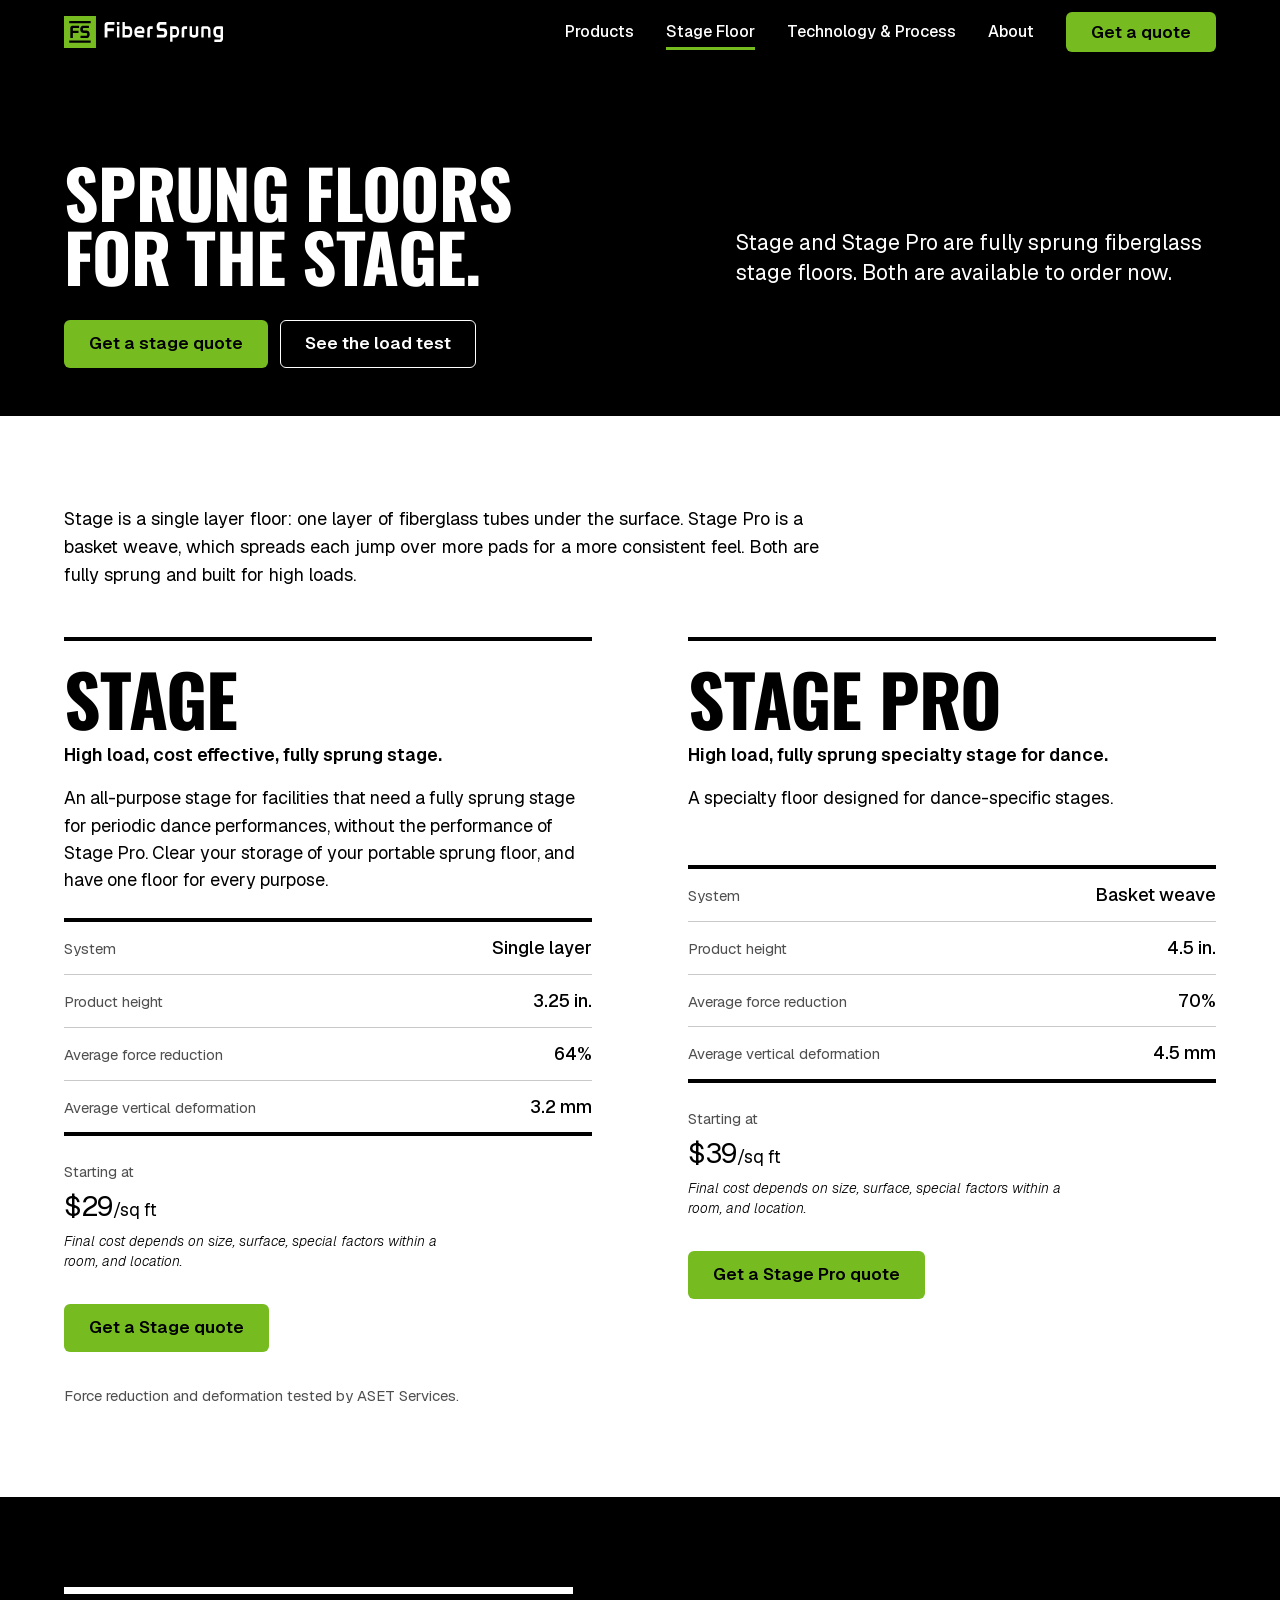
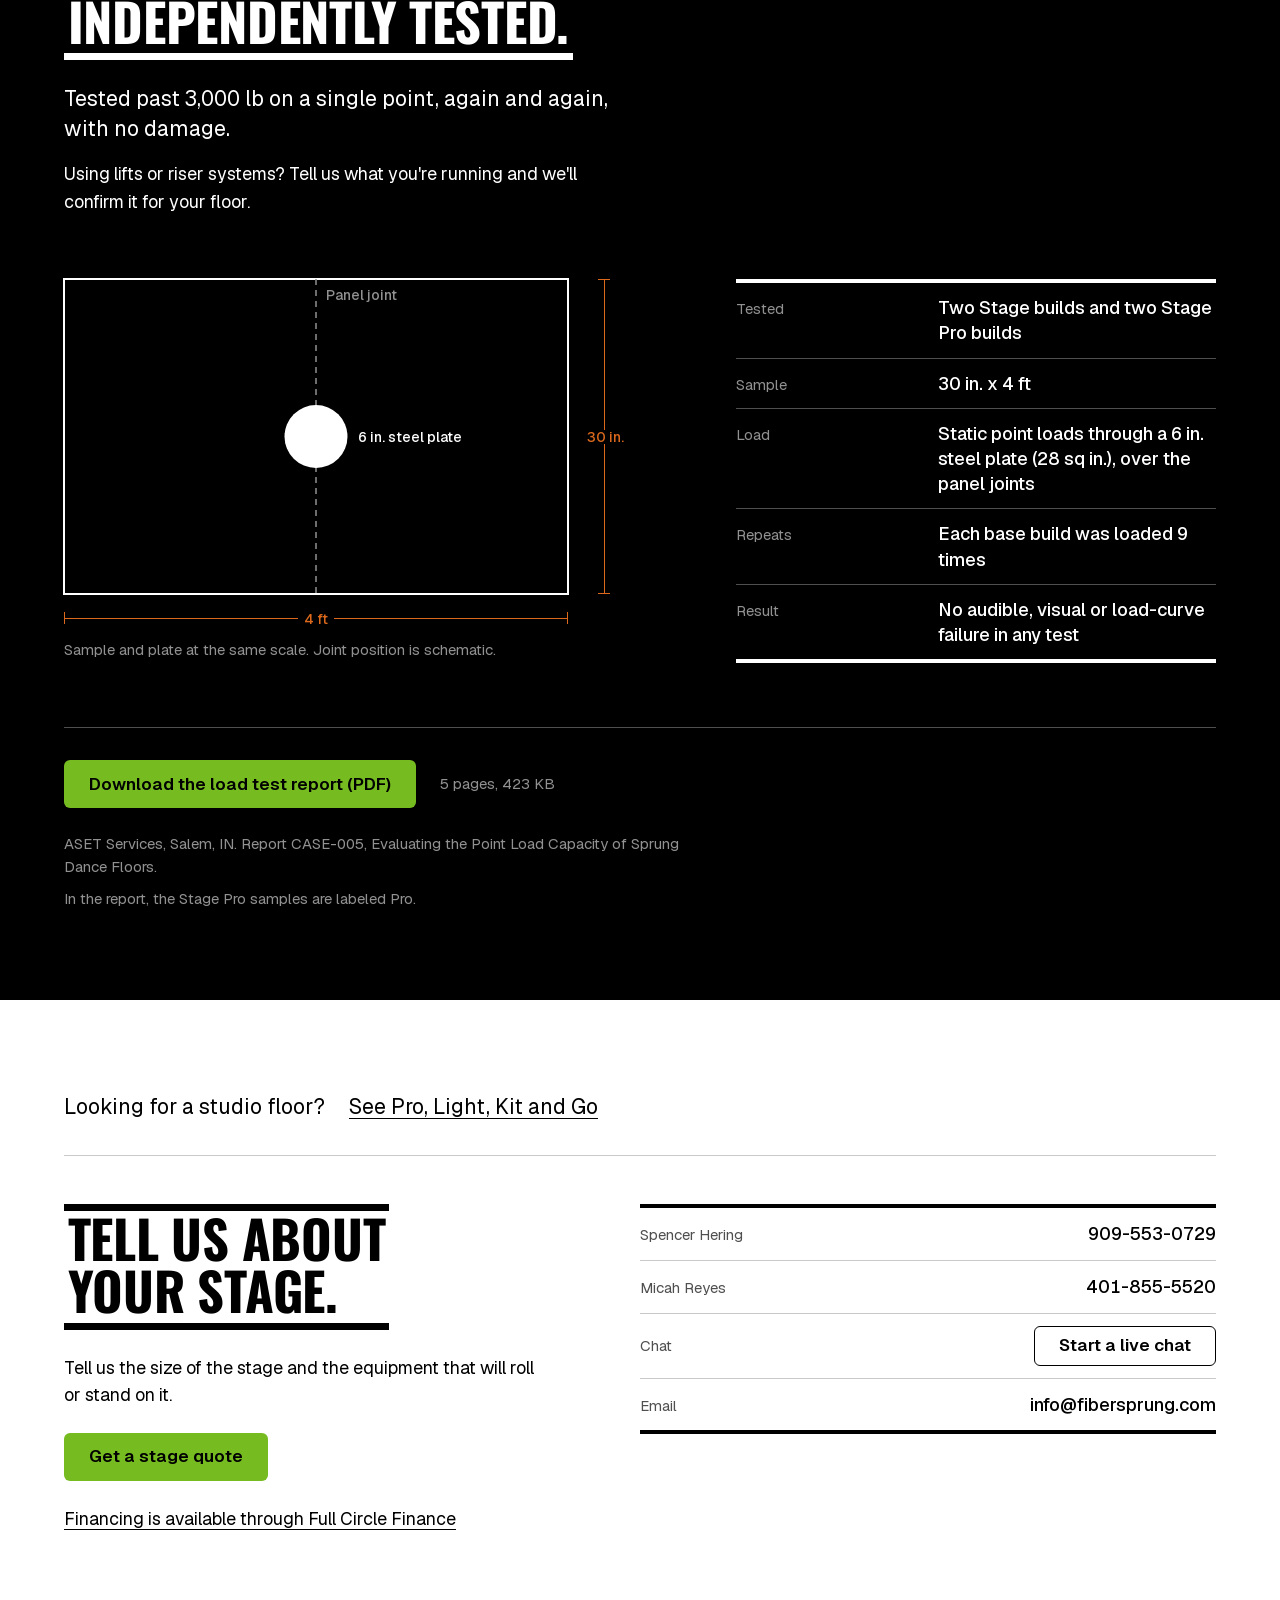
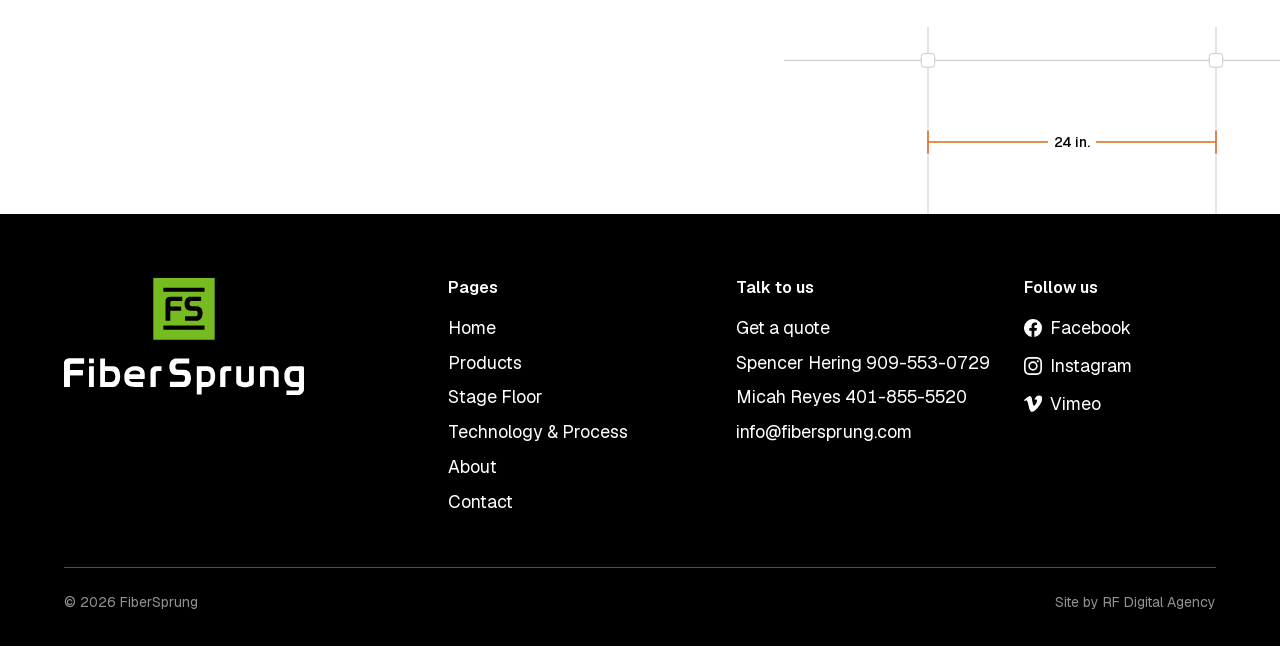
<file: stage-floor.html>
<!doctype html>
<html lang="en">
<head>
<meta charset="utf-8">
<meta name="viewport" content="width=device-width, initial-scale=1">
<title>Stage and Stage Pro sprung stage floors | FiberSprung</title>
<meta name="description" content="Stage and Stage Pro are fiberglass sprung floors for the stage, available to order now. See the specs, starting prices and the independent load test report.">
<meta name="robots" content="noindex">
<link rel="canonical" href="https://fibersprung.com/stage-floor.html">
<meta name="theme-color" content="#000000">
<link rel="preload" href="fonts/oswald-variable-latin.woff2" as="font" type="font/woff2" crossorigin>
<link rel="preload" href="fonts/geist-variable-latin.woff2" as="font" type="font/woff2" crossorigin>
<link rel="stylesheet" href="css/styles.css">
<link rel="icon" href="favicon.ico" sizes="32x32">
<link rel="icon" href="favicon.svg" type="image/svg+xml">
<link rel="apple-touch-icon" href="apple-touch-icon.png">
<link rel="manifest" href="site.webmanifest">
<meta property="og:type" content="website">
<meta property="og:site_name" content="FiberSprung">
<meta property="og:title" content="Stage and Stage Pro: sprung floors for the stage">
<meta property="og:description" content="Fiberglass sprung stage floors, with the independent load test report from ASET Services.">
<meta property="og:url" content="https://fibersprung.com/stage-floor.html">
<meta property="og:image" content="https://fibersprung.com/img/social-home.jpg">
<meta property="og:image:width" content="1200">
<meta property="og:image:height" content="630">
<meta property="og:image:alt" content="The FiberSprung fiberglass grid: square tubes in a basket weave, joined by black fittings.">
<meta name="twitter:card" content="summary_large_image">
<meta name="twitter:title" content="Stage and Stage Pro: sprung floors for the stage">
<meta name="twitter:description" content="Fiberglass sprung stage floors, with the independent load test report from ASET Services.">
<meta name="twitter:image" content="https://fibersprung.com/img/social-home.jpg">
<script type="application/ld+json">
{
  "@context": "https://schema.org",
  "@type": "Organization",
  "name": "FiberSprung",
  "url": "https://fibersprung.com/",
  "logo": "https://fibersprung.com/icon-512.png",
  "email": "info@fibersprung.com",
  "description": "Maker of patented fiberglass sprung floors for dance and stage.",
  "contactPoint": [
    { "@type": "ContactPoint", "contactType": "sales", "name": "Spencer Hering", "telephone": "+1-909-553-0729" },
    { "@type": "ContactPoint", "contactType": "sales", "name": "Micah Reyes", "telephone": "+1-401-855-5520" }
  ]
}
</script>
<script type="application/ld+json">
{
  "@context": "https://schema.org",
  "@graph": [
    {
      "@type": "Product",
      "name": "FiberSprung Stage",
      "description": "A single layer, fully sprung stage floor. High load and cost effective.",
      "brand": {
        "@type": "Brand",
        "name": "FiberSprung"
      },
      "category": "Sprung stage floors",
      "url": "https://fibersprung.com/stage-floor.html#stage",
      "additionalProperty": [
        {
          "@type": "PropertyValue",
          "name": "Product height",
          "value": "3.25 in."
        }
      ]
    },
    {
      "@type": "Product",
      "name": "FiberSprung Stage Pro",
      "description": "A basket weave, fully sprung specialty stage floor for dance. High load.",
      "brand": {
        "@type": "Brand",
        "name": "FiberSprung"
      },
      "category": "Sprung stage floors",
      "url": "https://fibersprung.com/stage-floor.html#stage-pro",
      "additionalProperty": [
        {
          "@type": "PropertyValue",
          "name": "Product height",
          "value": "4.5 in."
        }
      ]
    }
  ]
}
</script>
<script>document.documentElement.className = "js";</script>
<script src="js/site.js" defer></script>
</head>
<body>
<a class="skip" href="#main">Skip to content</a>

<header class="site-header on-dark">
  <div class="wrap site-header__in">
    <a class="site-header__logo" href="index.html"><img src="img/logo/fibersprung-logo-horizontal-green-white.svg" alt="FiberSprung" width="159" height="32"></a>
    <button class="menu-btn" type="button" aria-label="Menu" aria-expanded="false" aria-controls="site-nav"><span></span><span></span></button>
    <nav class="site-nav" id="site-nav" aria-label="Main">
      <ul class="site-nav__list">
        <li class="site-nav__home"><a href="index.html">Home</a></li>
        <li><a href="products.html">Products</a></li>
        <li><a href="stage-floor.html" aria-current="page">Stage Floor</a></li>
        <li><a href="technology.html">Technology &amp; Process</a></li>
        <li><a href="about.html">About</a></li>
        <li class="site-nav__cta"><a class="btn btn--primary" href="contact.html#quote">Get a quote</a></li>
      </ul>
      <ul class="site-nav__contact">
        <li>Spencer Hering <a href="tel:+19095530729">909-553-0729</a></li>
        <li>Micah Reyes <a href="tel:+14018555520">401-855-5520</a></li>
        <li><a href="mailto:info@fibersprung.com">info@fibersprung.com</a></li>
      </ul>
    </nav>
  </div>
</header>

<main id="main">

<!-- 01 Page head -->
<section class="page-head on-dark" aria-labelledby="page-h">
  <div class="wrap grid">
    <h1 class="display page-head__title" id="page-h">Sprung floors<br>for the stage.</h1>
    <p class="lede page-head__lede">Stage and Stage Pro are fully sprung fiberglass stage floors. Both are available to order now.</p>
    <p class="btn-row">
      <a class="btn btn--primary" href="contact.html?floor=stage#quote">Get a stage quote</a>
      <a class="btn btn--ghost" href="#load-test">See the load test</a>
    </p>
  </div>
</section>

<!-- 02 The two floors -->
<section class="section on-white" aria-labelledby="floors-h">
  <div class="wrap">
    <h2 class="sr-only" id="floors-h">Stage and Stage Pro</h2>
    <!-- OPEN: prices include installation or not -->
    <p class="duo__intro">Stage is a single layer floor: one layer of fiberglass tubes under the surface. Stage Pro is a basket weave, which spreads each jump over more pads for a more consistent feel. Both are fully sprung and built for high loads.</p>
    <div class="duo">
      <section class="duo__sheet" id="stage" aria-labelledby="stage-h">
        <h3 class="sheet__name" id="stage-h">Stage</h3>
        <p class="sheet__tag">High load, cost effective, fully sprung stage.</p>
        <p class="sheet__what">An all-purpose stage for facilities that need a fully sprung stage for periodic dance performances, without the performance of Stage Pro. Clear your storage of your portable sprung floor, and have one floor for every purpose.</p>
        <dl class="readout">
          <div><dt>System</dt><dd>Single layer</dd></div>
          <div><dt>Product height</dt><dd>3.25 in.</dd></div>
          <div><dt>Average force reduction</dt><dd>64%</dd></div>
          <div><dt>Average vertical deformation</dt><dd>3.2 mm</dd></div>
          <!-- OPEN: weight per sq ft (Micah) -->
        </dl>
        <div class="sheet__price">
          <p class="sheet__label">Starting at</p>
          <p><span class="price__num">$29</span>/sq ft</p>
          <p class="note">Final cost depends on size, surface, special factors within a room, and location.</p>
        </div>
        <a class="btn btn--primary" href="contact.html?floor=stage#quote">Get a Stage quote</a>
      </section>
      <section class="duo__sheet" id="stage-pro" aria-labelledby="stage-pro-h">
        <h3 class="sheet__name" id="stage-pro-h">Stage Pro</h3>
        <p class="sheet__tag">High load, fully sprung specialty stage for dance.</p>
        <p class="sheet__what">A specialty floor designed for dance-specific stages.</p>
        <dl class="readout">
          <div><dt>System</dt><dd>Basket weave</dd></div>
          <div><dt>Product height</dt><dd>4.5 in.</dd></div>
          <div><dt>Average force reduction</dt><dd>70%</dd></div>
          <div><dt>Average vertical deformation</dt><dd>4.5 mm</dd></div>
          <!-- OPEN: weight per sq ft (Micah) -->
        </dl>
        <div class="sheet__price">
          <p class="sheet__label">Starting at</p>
          <p><span class="price__num">$39</span>/sq ft</p>
          <p class="note">Final cost depends on size, surface, special factors within a room, and location.</p>
        </div>
        <a class="btn btn--primary" href="contact.html?floor=stage-pro#quote">Get a Stage Pro quote</a>
      </section>
    </div>
    <p class="duo__note">Force reduction and deformation tested by ASET Services.</p>
    <!-- OPEN: stage floor photos (Micah) -->
  </div>
</section>

<!-- 03 Independently tested. Lede is Ryan's Round 1 wording (section 9); ASET is named in the report credit below. -->
<section class="section test on-dark" id="load-test" aria-labelledby="test-h">
  <div class="wrap grid">
    <div class="test__lead">
      <h2 class="rule-head" id="test-h">Independently tested.</h2>
      <p class="lede">Tested past 3,000 lb on a single point, again and again, with no damage.</p>
      <p class="test__scope">Using lifts or riser systems? Tell us what you're running and we'll confirm it for your floor.</p>
    </div>


    <figure class="rig">
      <div class="rig__draw">
        <svg viewBox="0 0 48 30" role="img" aria-label="Plan drawing of the test. A sample 4 feet long and 30 inches wide, with a round 6 inch plate at its center, over a dashed line marking a panel joint.">
          <rect class="rig__sample" x="0" y="0" width="48" height="30"/>
          <line class="rig__joint" x1="24" y1="0" x2="24" y2="30"/>
          <circle class="rig__plate" cx="24" cy="15" r="3"/>
        </svg>
        <span class="rig__tag rig__tag--plate" aria-hidden="true">6 in. steel plate</span>
        <span class="rig__tag rig__tag--joint" aria-hidden="true">Panel joint</span>
        <span class="dimline dimline--w" aria-hidden="true"><b>4 ft</b></span>
        <span class="dimline dimline--y dimline--d" aria-hidden="true"><b>30 in.</b></span>
      </div>
      <figcaption>Sample and plate at the same scale. Joint position is schematic.</figcaption>
    </figure>

    <dl class="readout facts test__facts">
      <div><dt>Tested</dt><dd>Two Stage builds and two Stage Pro builds</dd></div>
      <div><dt>Sample</dt><dd>30 in. x 4 ft</dd></div>
      <div><dt>Load</dt><dd>Static point loads through a 6 in. steel plate (28 sq in.), over the panel joints</dd></div>
      <div><dt>Repeats</dt><dd>Each base build was loaded 9 times</dd></div>
      <div><dt>Result</dt><dd>No audible, visual or load-curve failure in any test</dd></div>
    </dl>

    <div class="test__doc">
      <p class="btn-row">
        <a class="btn btn--primary" href="docs/fibersprung-aset-load-test.pdf">Download the load test report (PDF)</a>
        <span class="test__meta">5 pages, 423 KB</span>
      </p>
      <p>ASET Services, Salem, IN. Report CASE-005, Evaluating the Point Load Capacity of Sprung Dance Floors.</p>
      <p>In the report, the Stage Pro samples are labeled Pro.</p>
    </div>
  </div>
</section>

<!-- 04 Contact -->
<section class="section section--clip contact on-white" aria-labelledby="contact-h">
  <div class="wrap grid">
    <p class="pointer">Looking for a studio floor? <a href="products.html">See Pro, Light, Kit and Go</a></p>
    <div class="contact__text">
      <h2 class="rule-head" id="contact-h">Tell us about<br>your stage.</h2>
      <p>Tell us the size of the stage and the equipment that will roll or stand on it.</p>
      <a class="btn btn--primary" href="contact.html?floor=stage#quote">Get a stage quote</a>
      <p class="contact__fin"><a href="https://fullcirclellc.us/fibersprung" rel="noopener">Financing is available through Full Circle Finance</a></p>
    </div>
    <dl class="readout contact__ways">
      <div><dt>Spencer Hering</dt><dd><a href="tel:+19095530729">909-553-0729</a></dd></div>
      <div><dt>Micah Reyes</dt><dd><a href="tel:+14018555520">401-855-5520</a></dd></div>
      <div data-chat-row hidden><dt>Chat</dt><dd><a class="btn btn--ghost" href="contact.html#chat" data-chat>Start a live chat</a></dd></div>
      <div><dt>Email</dt><dd><a href="mailto:info@fibersprung.com">info@fibersprung.com</a></dd></div>
    </dl>
    <div class="gridmark gridmark--light" aria-hidden="true">
      <svg viewBox="0 0 600 200" preserveAspectRatio="none">
        <g class="gridmark__grid">
          <line x1="150" y1="40" x2="2800" y2="40"/>
          <line x1="300" y1="5" x2="300" y2="200"/><line x1="600" y1="5" x2="600" y2="200"/>
          <line x1="900" y1="5" x2="900" y2="200"/><line x1="1200" y1="5" x2="1200" y2="200"/><line x1="1500" y1="5" x2="1500" y2="200"/>
        </g>
        <g class="gridmark__node">
          <rect x="293" y="33" width="14" height="14" rx="3"/><rect x="593" y="33" width="14" height="14" rx="3"/>
          <rect x="893" y="33" width="14" height="14" rx="3"/><rect x="1193" y="33" width="14" height="14" rx="3"/><rect x="1493" y="33" width="14" height="14" rx="3"/>
        </g>
        <g class="gridmark__dim"><line x1="300" y1="125" x2="600" y2="125"/><line x1="300" y1="113" x2="300" y2="137"/><line x1="600" y1="113" x2="600" y2="137"/></g>
      </svg>
      <span class="gridmark__label">24 in.</span>
    </div>
  </div>
</section>

<!-- Shown until live chat is connected. js/site.js removes it once the chat ID is set. -->
<div class="talk" data-talk>
  <button class="talk__btn" type="button" aria-expanded="false" aria-controls="talk-panel">Talk to us</button>
  <div class="talk__panel on-dark" id="talk-panel" role="dialog" aria-labelledby="talk-h" tabindex="-1" hidden>
    <div class="talk__head">
      <p class="talk__title" id="talk-h">Talk to us</p>
      <button class="talk__close" type="button">Close</button>
    </div>
    <dl class="readout">
      <div><dt>Spencer Hering</dt><dd><a href="tel:+19095530729">909-553-0729</a></dd></div>
      <div><dt>Micah Reyes</dt><dd><a href="tel:+14018555520">401-855-5520</a></dd></div>
      <div><dt>Email</dt><dd><a href="mailto:info@fibersprung.com">info@fibersprung.com</a></dd></div>
    </dl>
  </div>
</div>

</main>

<footer class="site-footer on-dark">
  <div class="wrap">
    <div class="grid site-footer__in">
      <div class="site-footer__logo"><img src="img/logo/fibersprung-logo-primary-green-white.svg" alt="FiberSprung" width="240" height="117" loading="lazy"></div>
      <nav class="site-footer__col site-footer__pages" aria-label="Pages">
        <h2 class="site-footer__label">Pages</h2>
        <ul>
          <li><a href="index.html">Home</a></li>
          <li><a href="products.html">Products</a></li>
          <li><a href="stage-floor.html" aria-current="page">Stage Floor</a></li>
          <li><a href="technology.html">Technology &amp; Process</a></li>
          <li><a href="about.html">About</a></li>
          <li><a href="contact.html">Contact</a></li>
        </ul>
      </nav>
      <div class="site-footer__col site-footer__talk">
        <h2 class="site-footer__label">Talk to us</h2>
        <ul>
          <li><a href="contact.html#quote">Get a quote</a></li>
          <li>Spencer Hering <a href="tel:+19095530729">909-553-0729</a></li>
          <li>Micah Reyes <a href="tel:+14018555520">401-855-5520</a></li>
          <li><a href="mailto:info@fibersprung.com">info@fibersprung.com</a></li>
        </ul>
      </div>
      <div class="site-footer__col site-footer__social">
        <h2 class="site-footer__label">Follow us</h2>
        <ul>
          <li><a href="https://www.facebook.com/fibersprung" rel="noopener"><svg class="soc__ico" viewBox="0 0 24 24" aria-hidden="true" focusable="false"><path d="M24 12a12 12 0 1 0-13.9 11.9v-8.4H7.1V12h3V9.4c0-3 1.8-4.7 4.5-4.7 1.3 0 2.7.2 2.7.2v3h-1.5c-1.5 0-2 .9-2 1.9V12h3.4l-.5 3.5h-2.9v8.4A12 12 0 0 0 24 12z"/></svg><span>Facebook</span></a></li>
          <li><a href="https://www.instagram.com/fibersprung" rel="noopener"><svg class="soc__ico" viewBox="0 0 24 24" aria-hidden="true" focusable="false"><path d="M12 2.2c3.2 0 3.6 0 4.8.1 3.3.1 4.8 1.7 4.9 4.9.1 1.3.1 1.6.1 4.8s0 3.6-.1 4.8c-.1 3.2-1.7 4.8-4.9 4.9-1.3.1-1.6.1-4.8.1s-3.6 0-4.8-.1c-3.3-.1-4.8-1.7-4.9-4.9C2.2 15.6 2.2 15.2 2.2 12s0-3.6.1-4.8C2.4 3.9 3.9 2.4 7.2 2.3 8.4 2.2 8.8 2.2 12 2.2zM12 0C8.7 0 8.3 0 7.1.1 2.7.3.3 2.7.1 7.1 0 8.3 0 8.7 0 12s0 3.7.1 4.9c.2 4.4 2.6 6.8 7 7 1.2.1 1.6.1 4.9.1s3.7 0 4.9-.1c4.4-.2 6.8-2.6 7-7 .1-1.2.1-1.6.1-4.9s0-3.7-.1-4.9c-.2-4.4-2.6-6.8-7-7C15.7 0 15.3 0 12 0zm0 5.8a6.2 6.2 0 1 0 0 12.4 6.2 6.2 0 0 0 0-12.4zM12 16a4 4 0 1 1 0-8 4 4 0 0 1 0 8zm6.4-11.8a1.4 1.4 0 1 0 0 2.9 1.4 1.4 0 0 0 0-2.9z"/></svg><span>Instagram</span></a></li>
          <li><a href="https://vimeo.com/fibersprung" rel="noopener"><svg class="soc__ico" viewBox="0 0 24 24" aria-hidden="true" focusable="false"><path d="M23.98 6.4c-.1 2.3-1.7 5.5-4.9 9.6-3.3 4.3-6 6.4-8.3 6.4-1.4 0-2.6-1.3-3.6-3.9L5.3 11c-.7-2.6-1.5-3.9-2.3-3.9-.2 0-.8.4-1.9 1.1L0 6.8C1.2 5.8 2.4 4.7 3.5 3.7 5.1 2.3 6.3 1.6 7.1 1.5c1.9-.2 3 1.1 3.5 3.8.5 3 .8 4.8 1 5.5.5 2.3 1.1 3.5 1.7 3.5.5 0 1.3-.8 2.3-2.4 1-1.6 1.6-2.9 1.7-3.7.1-1.4-.4-2.1-1.7-2.1-.6 0-1.2.1-1.8.4 1.2-3.9 3.5-5.8 6.9-5.7 2.5.1 3.7 1.7 3.6 4.9z"/></svg><span>Vimeo</span></a></li>
        </ul>
      </div>
    </div>
    <div class="site-footer__base">
      <p>&copy; 2026 FiberSprung</p>
      <p><a href="https://rfdigitalagency.com">Site by RF Digital Agency</a></p>
    </div>
  </div>
</footer>

</body>
</html>
</file>
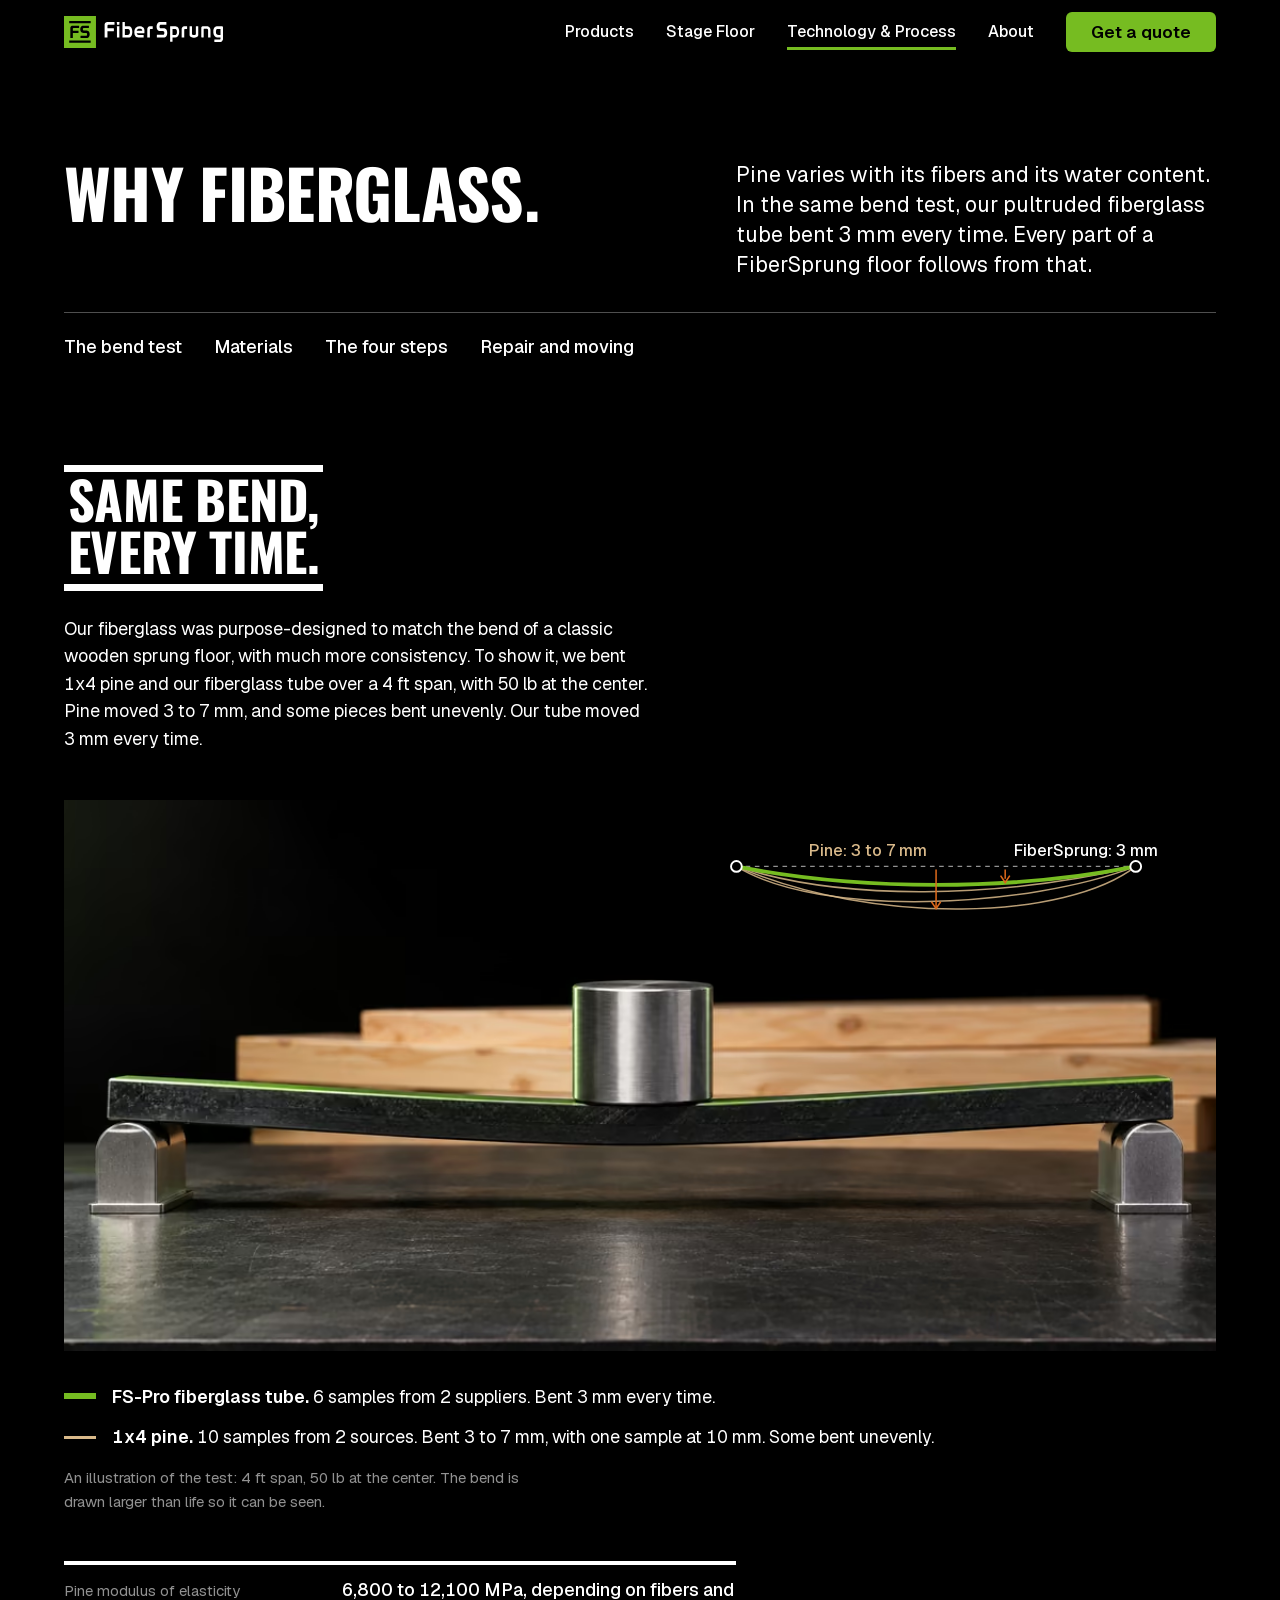
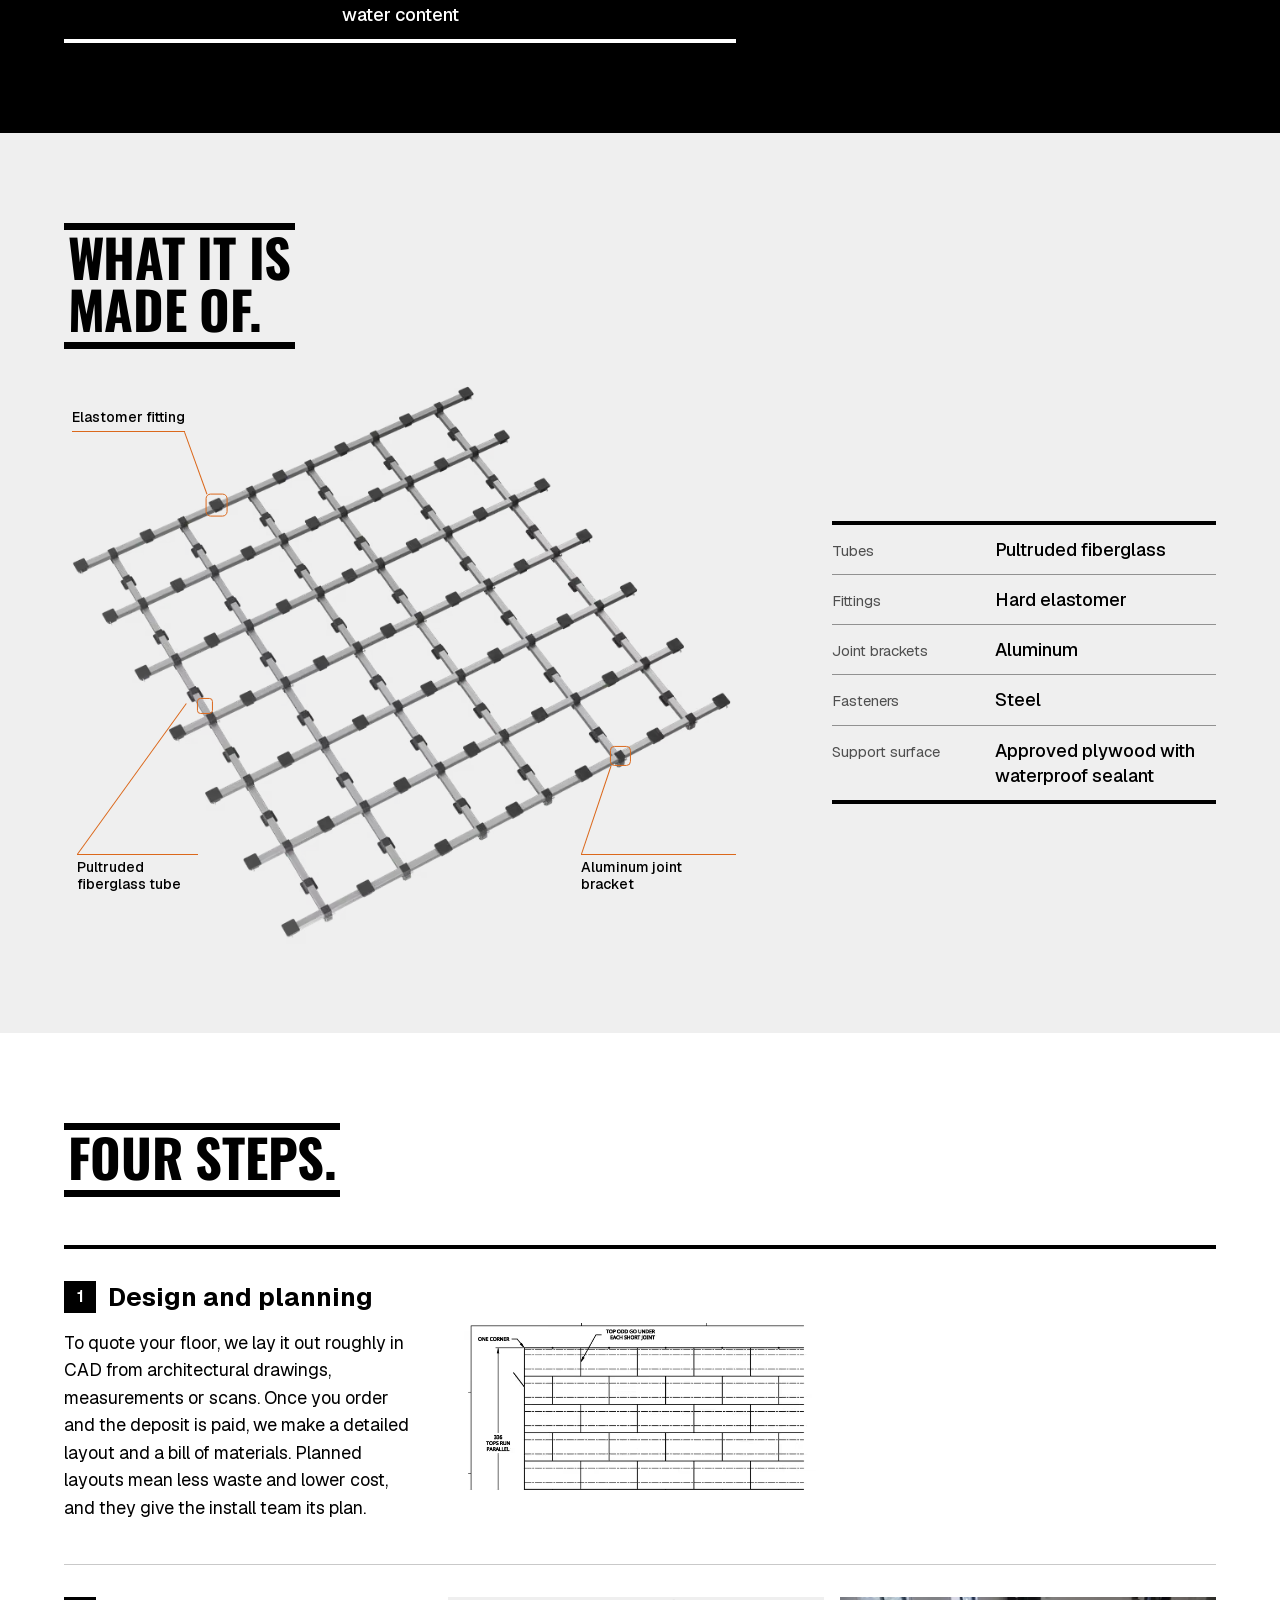
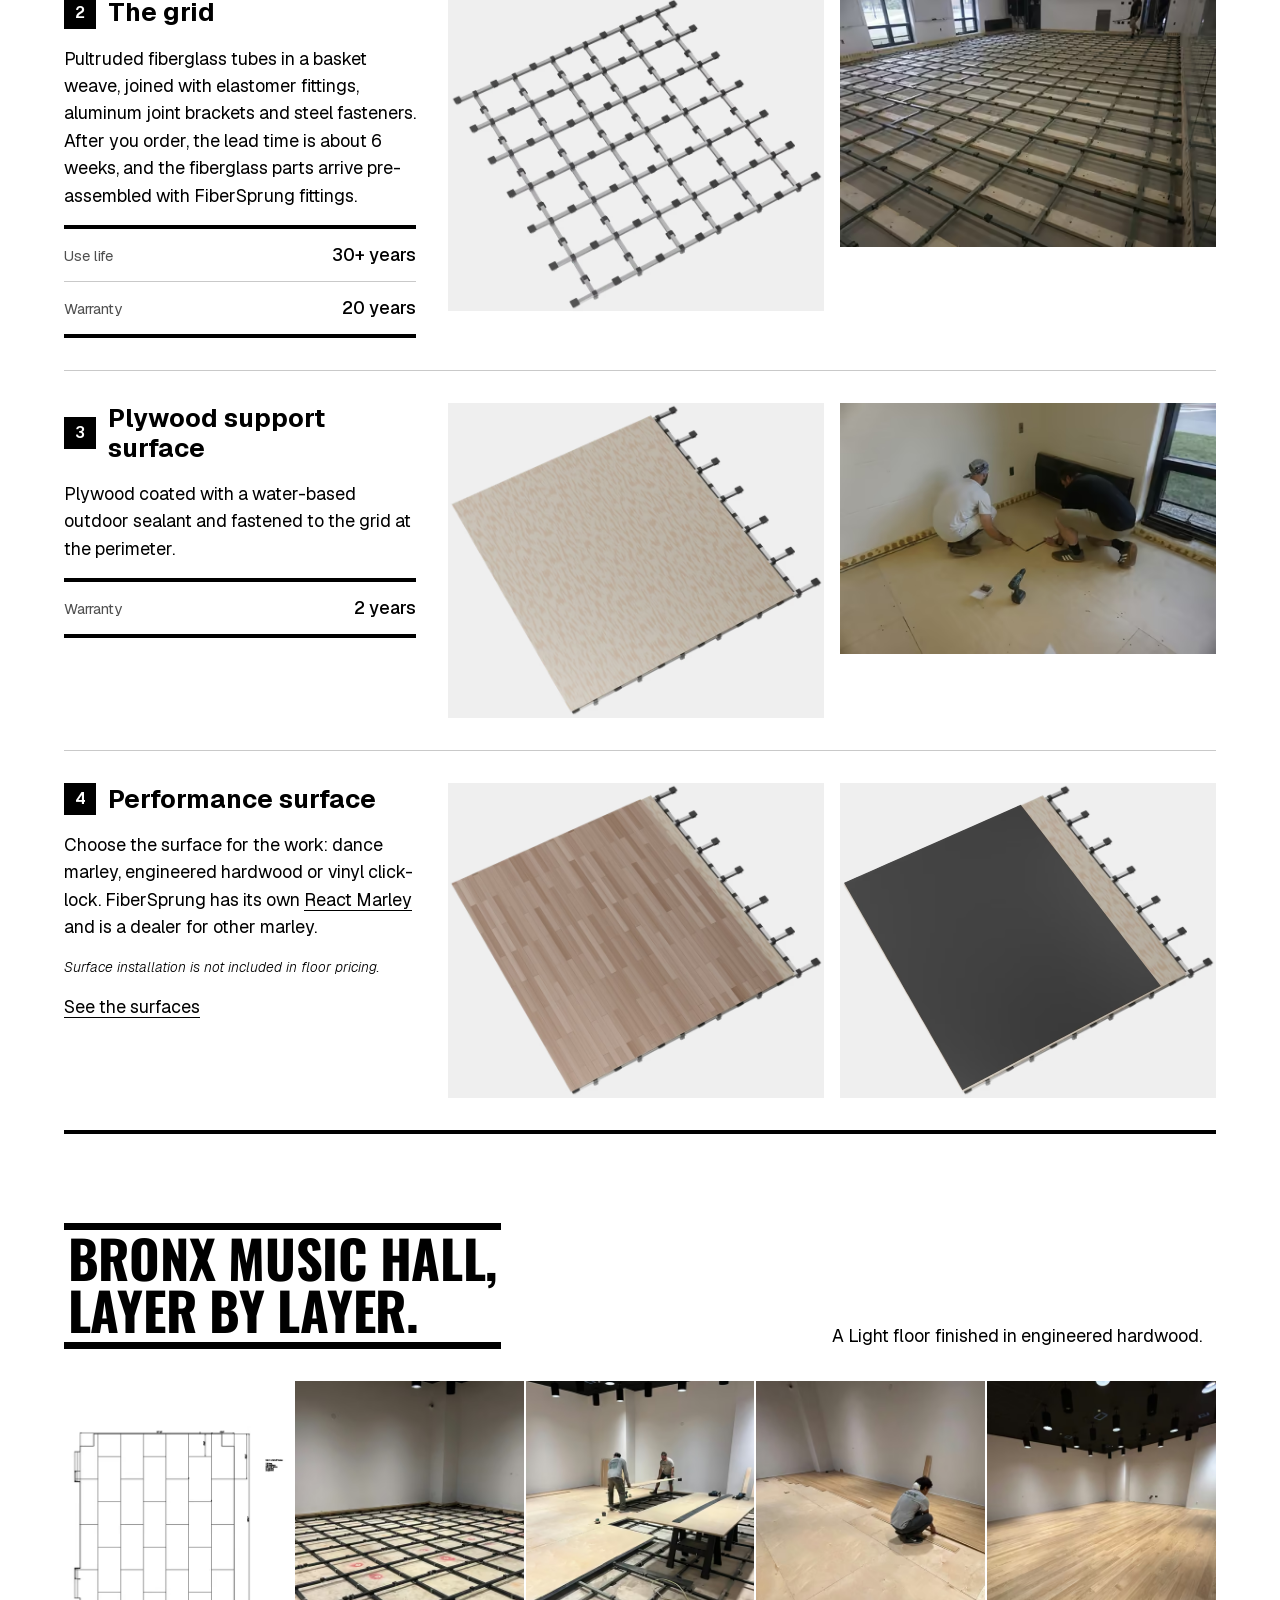
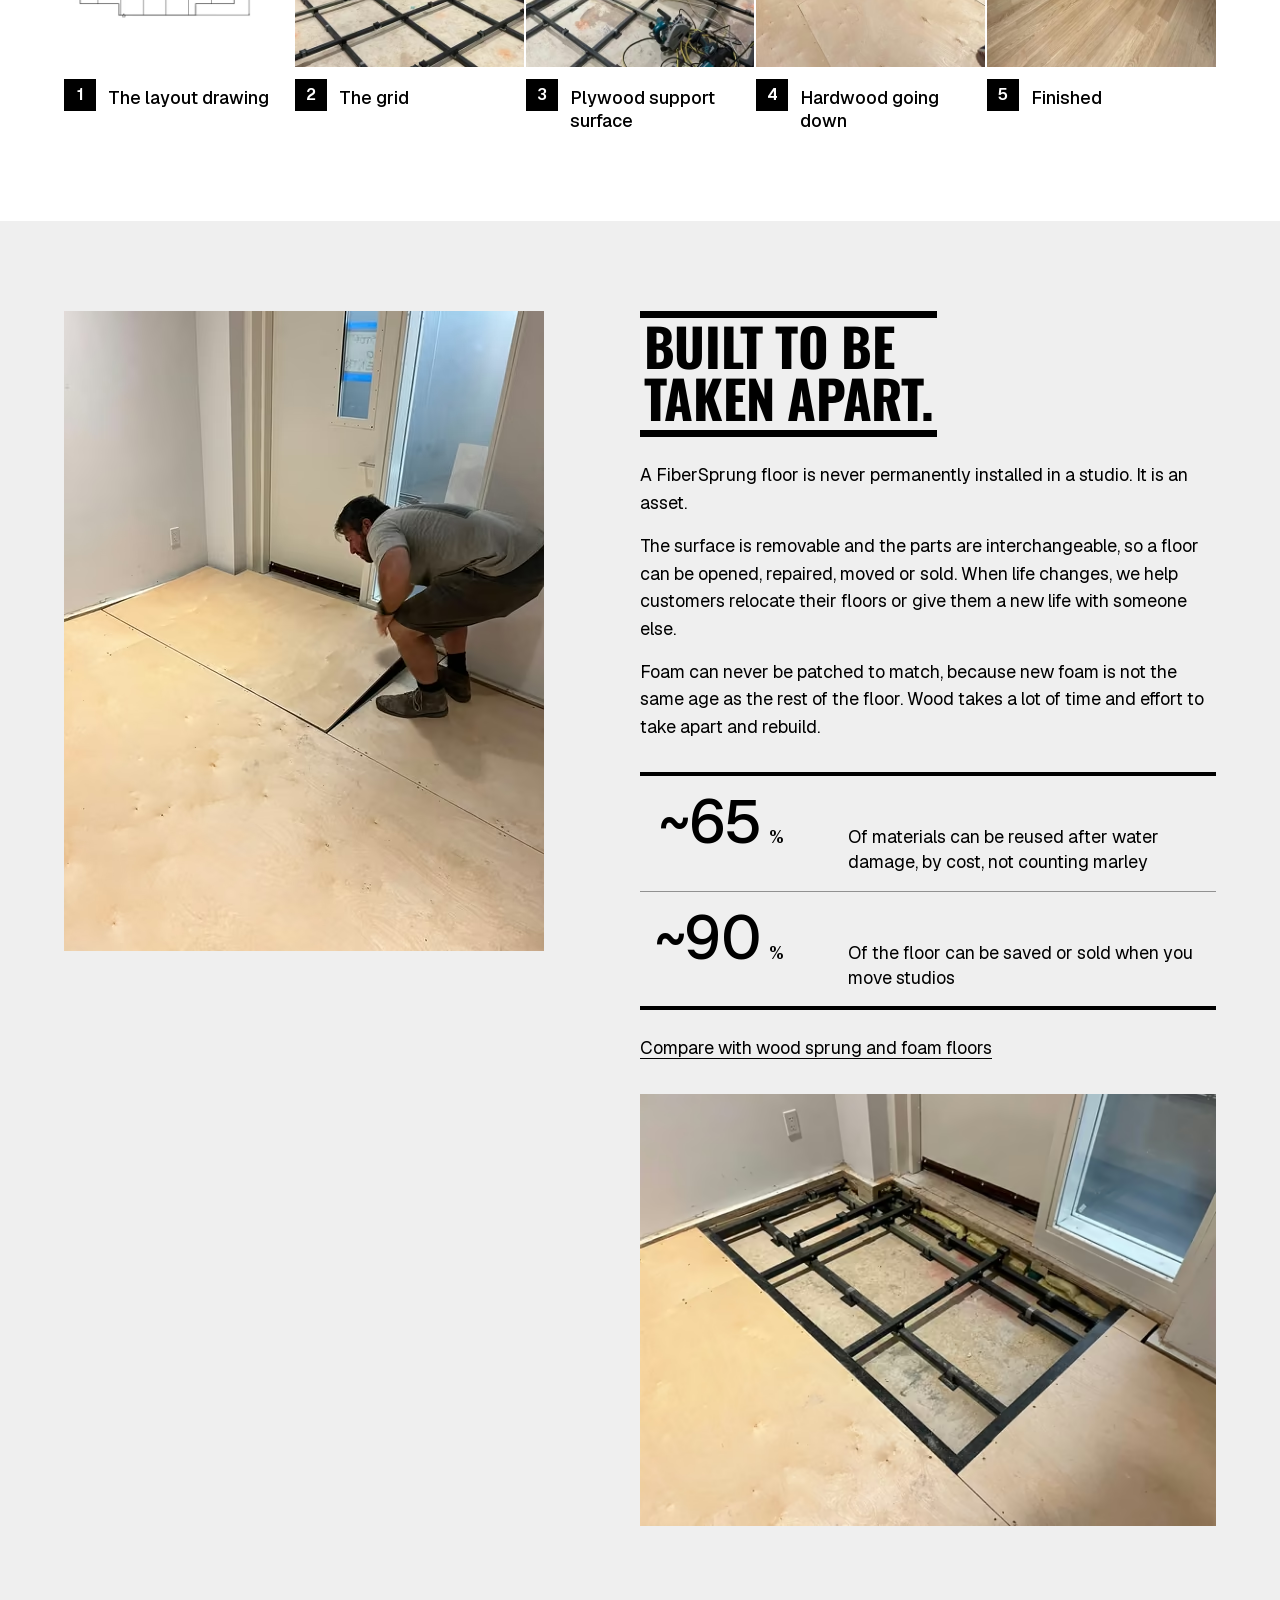
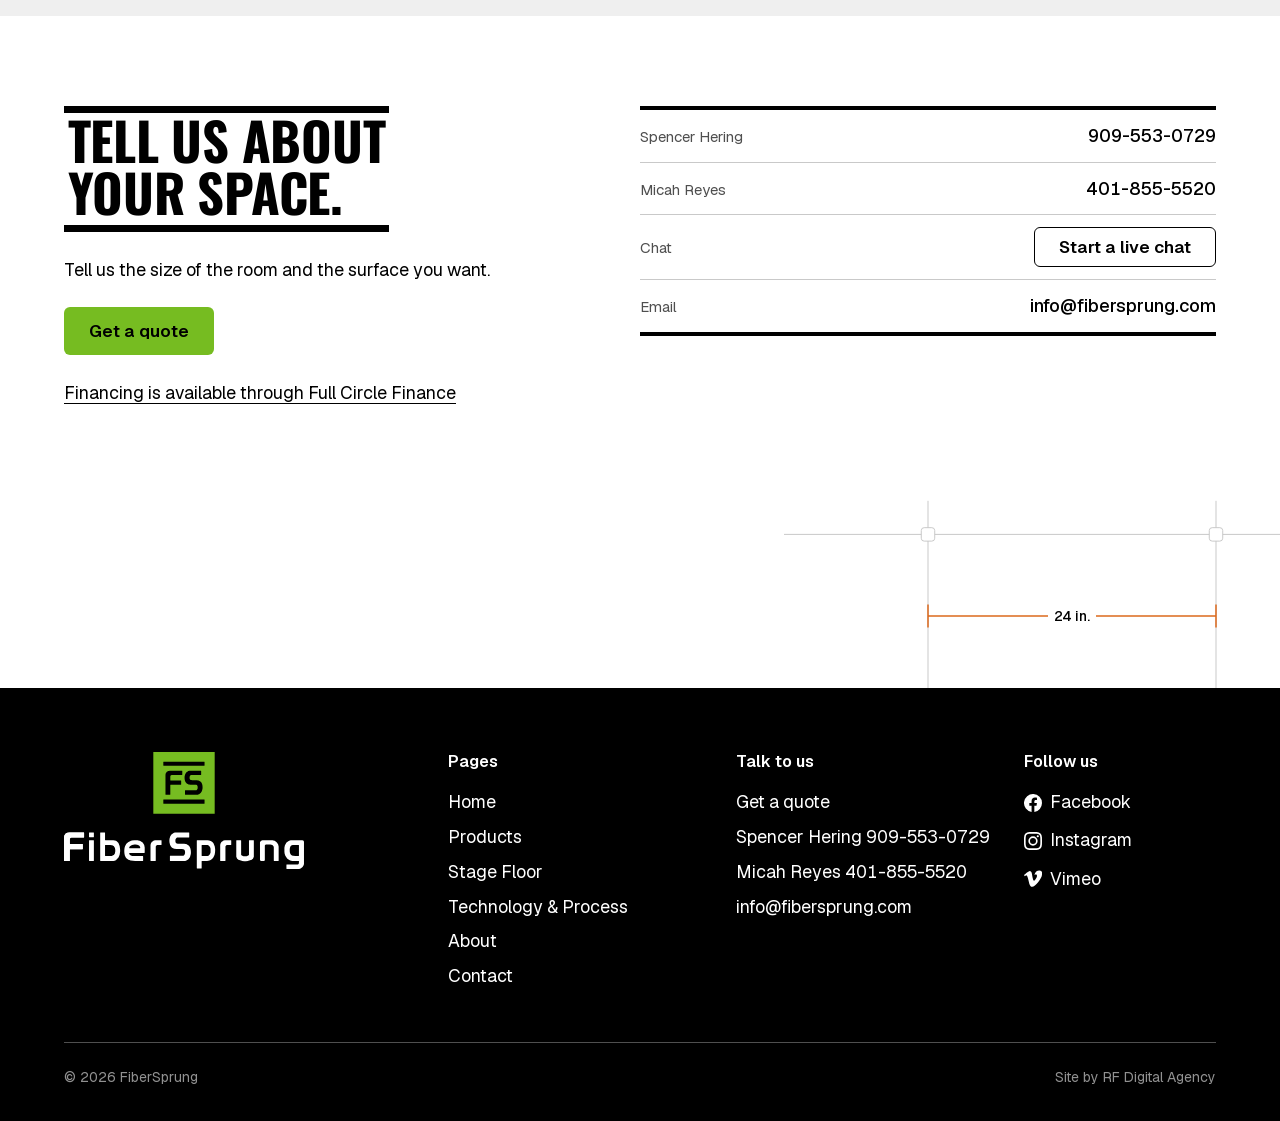
<file: technology.html>
<!doctype html>
<html lang="en">
<head>
<meta charset="utf-8">
<meta name="viewport" content="width=device-width, initial-scale=1">
<title>How a FiberSprung floor is built | FiberSprung</title>
<meta name="description" content="Why FiberSprung builds sprung floors from pultruded fiberglass: the bend test against pine, the materials, the four steps, and how a floor is repaired and moved.">
<meta name="robots" content="noindex">
<link rel="canonical" href="https://fibersprung.com/technology.html">
<meta name="theme-color" content="#000000">
<link rel="preload" href="fonts/oswald-variable-latin.woff2" as="font" type="font/woff2" crossorigin>
<link rel="preload" href="fonts/geist-variable-latin.woff2" as="font" type="font/woff2" crossorigin>
<link rel="stylesheet" href="css/styles.css">
<link rel="icon" href="favicon.ico" sizes="32x32">
<link rel="icon" href="favicon.svg" type="image/svg+xml">
<link rel="apple-touch-icon" href="apple-touch-icon.png">
<link rel="manifest" href="site.webmanifest">
<meta property="og:type" content="website">
<meta property="og:site_name" content="FiberSprung">
<meta property="og:title" content="How a FiberSprung floor is built">
<meta property="og:description" content="The bend test, the materials, the four steps of a floor, and how it is repaired and moved.">
<meta property="og:url" content="https://fibersprung.com/technology.html">
<meta property="og:image" content="https://fibersprung.com/img/social-home.jpg">
<meta property="og:image:width" content="1200">
<meta property="og:image:height" content="630">
<meta property="og:image:alt" content="The FiberSprung fiberglass grid: square tubes in a basket weave, joined by black fittings.">
<meta name="twitter:card" content="summary_large_image">
<meta name="twitter:title" content="How a FiberSprung floor is built">
<meta name="twitter:description" content="The bend test, the materials, the four steps of a floor, and how it is repaired and moved.">
<meta name="twitter:image" content="https://fibersprung.com/img/social-home.jpg">
<script type="application/ld+json">
{
  "@context": "https://schema.org",
  "@type": "Organization",
  "name": "FiberSprung",
  "url": "https://fibersprung.com/",
  "logo": "https://fibersprung.com/icon-512.png",
  "email": "info@fibersprung.com",
  "description": "Maker of patented fiberglass sprung floors for dance and stage.",
  "contactPoint": [
    { "@type": "ContactPoint", "contactType": "sales", "name": "Spencer Hering", "telephone": "+1-909-553-0729" },
    { "@type": "ContactPoint", "contactType": "sales", "name": "Micah Reyes", "telephone": "+1-401-855-5520" }
  ]
}
</script>
<script>document.documentElement.className = "js";</script>
<script src="js/site.js" defer></script>
</head>
<body>
<a class="skip" href="#main">Skip to content</a>

<header class="site-header on-dark">
  <div class="wrap site-header__in">
    <a class="site-header__logo" href="index.html"><img src="img/logo/fibersprung-logo-horizontal-green-white.svg" alt="FiberSprung" width="159" height="32"></a>
    <button class="menu-btn" type="button" aria-label="Menu" aria-expanded="false" aria-controls="site-nav"><span></span><span></span></button>
    <nav class="site-nav" id="site-nav" aria-label="Main">
      <ul class="site-nav__list">
        <li class="site-nav__home"><a href="index.html">Home</a></li>
        <li><a href="products.html">Products</a></li>
        <li><a href="stage-floor.html">Stage Floor</a></li>
        <li><a href="technology.html" aria-current="page">Technology &amp; Process</a></li>
        <li><a href="about.html">About</a></li>
        <li class="site-nav__cta"><a class="btn btn--primary" href="contact.html#quote">Get a quote</a></li>
      </ul>
      <ul class="site-nav__contact">
        <li>Spencer Hering <a href="tel:+19095530729">909-553-0729</a></li>
        <li>Micah Reyes <a href="tel:+14018555520">401-855-5520</a></li>
        <li><a href="mailto:info@fibersprung.com">info@fibersprung.com</a></li>
      </ul>
    </nav>
  </div>
</header>

<main id="main">

<!-- 01 Page head -->
<section class="page-head on-dark" aria-labelledby="page-h">
  <div class="wrap grid">
    <h1 class="display page-head__title" id="page-h">Why fiberglass.</h1>
    <p class="lede page-head__lede">Pine varies with its fibers and its water content. In the same bend test, our pultruded fiberglass tube bent 3 mm every time. Every part of a FiberSprung floor follows from that.</p>
    <nav class="jump" aria-label="On this page">
      <a href="#bend-test">The bend test</a>
      <a href="#materials">Materials</a>
      <a href="#process">The four steps</a>
      <a href="#sustainability">Repair and moving</a>
    </nav>
  </div>
</section>

<!-- 02 Consistency: the bend test -->
<section class="section bendfull on-dark" id="bend-test" aria-labelledby="bend-h">
  <div class="wrap grid">
    <div class="bendfull__text">
      <h2 class="rule-head" id="bend-h">Same bend,<br>every time.</h2>
      <p>Our fiberglass was purpose-designed to match the bend of a classic wooden sprung floor, with much more consistency. To show it, we bent 1x4 pine and our fiberglass tube over a 4 ft span, with 50 lb at the center. Pine moved 3 to 7 mm, and some pieces bent unevenly. Our tube moved 3 mm every time.</p>
    </div>
    <figure class="bendart">
      <div class="bendviz">
        <picture>
          <source type="image/avif" sizes="(min-width: 900px) 66vw, 100vw" srcset="img/technology/bend-test-720.avif 720w, img/technology/bend-test-1080.avif 1080w, img/technology/bend-test-1440.avif 1440w, img/technology/bend-test-1672.avif 1672w">
          <source type="image/webp" sizes="(min-width: 900px) 66vw, 100vw" srcset="img/technology/bend-test-720.webp 720w, img/technology/bend-test-1080.webp 1080w, img/technology/bend-test-1440.webp 1440w, img/technology/bend-test-1672.webp 1672w">
          <img src="img/technology/bend-test-1080.webp" alt="An illustration of the bend test: a dark fiberglass tube resting on two steel supports, bending slightly under a steel weight at its center, with pine boards behind it." width="1672" height="800" loading="lazy" decoding="async">
        </picture>
        <svg class="bendviz__inset" viewBox="-10 0 630 130" role="img" aria-labelledby="bendviz-t">
          <title id="bendviz-t">Bend at the center: the FiberSprung tube 3 mm every time, pine 3 to 7 mm and uneven. Drawn larger than life.</title>
          <line class="bv-base" x1="40" y1="50" x2="560" y2="50"/>
          <path class="bv-pine" d="M40 50 C 180 96 380 92 560 50"/>
          <path class="bv-pine" d="M40 50 C 150 118 420 104 560 50"/>
          <path class="bv-pine" d="M40 50 C 220 128 470 120 560 50"/>
          <path class="bv-fs" d="M40 50 C 200 82 400 82 560 50"/>
          <circle class="bv-pin" cx="40" cy="50" r="7"/>
          <circle class="bv-pin" cx="560" cy="50" r="7"/>
          <line class="bv-dim" x1="300" y1="54" x2="300" y2="103"/>
          <path class="bv-dim-head" d="M294 96 L300 105 L306 96"/>
          <line class="bv-dim" x1="390" y1="54" x2="390" y2="66"/>
          <path class="bv-dim-head" d="M384 62 L390 71 L396 62"/>
          <text class="bv-text bv-text--pine" x="288" y="36" text-anchor="end">Pine: 3 to 7 mm</text>
          <text class="bv-text bv-text--fs" x="402" y="36">FiberSprung: 3 mm</text>
        </svg>
      </div>
      <ul class="bendart__key">
        <li><span class="sw sw--fs" aria-hidden="true"></span><span><strong>FS-Pro fiberglass tube.</strong> 6 samples from 2 suppliers. Bent 3 mm every time.</span></li>
        <li><span class="sw sw--pine" aria-hidden="true"></span><span><strong>1x4 pine.</strong> 10 samples from 2 sources. Bent 3 to 7 mm, with one sample at 10 mm. Some bent unevenly.</span></li>
      </ul>
      <p class="bendart__note">An illustration of the test: 4 ft span, 50 lb at the center. The bend is drawn larger than life so it can be seen.</p>
    </figure>
    <dl class="readout facts">
      <div><dt>Pine modulus of elasticity</dt><dd>6,800 to 12,100 MPa, depending on fibers and water content</dd></div>
    </dl>
  </div>
</section>

<!-- 03 Materials (patents are on About only, Round 1) -->
<section class="section mat on-canvas" id="materials" aria-labelledby="mat-h">
  <div class="wrap grid">
    <h2 class="rule-head" id="mat-h">What it is<br>made of.</h2>
    <!-- OPEN: which floor the grid render shows -->
    <figure class="mat__fig">
      <div class="plate">
        <div class="plate__art">
          <picture>
                <source type="image/avif" sizes="(min-width: 1248px) 672px, (min-width: 900px) 56vw, 100vw" srcset="img/layers/render-layer-1-grid-800.avif 800w, img/layers/render-layer-1-grid-1600.avif 1600w, img/layers/render-layer-1-grid-2400.avif 2400w">
                <source type="image/webp" sizes="(min-width: 1248px) 672px, (min-width: 900px) 56vw, 100vw" srcset="img/layers/render-layer-1-grid-800.webp 800w, img/layers/render-layer-1-grid-1600.webp 1600w, img/layers/render-layer-1-grid-2400.webp 2400w">
                <img src="img/layers/render-layer-1-grid-800.webp" alt="The fiberglass grid: square tubes in a basket weave, joined by black fittings." width="1600" height="1339" loading="lazy" decoding="async">
              </picture>
          <ul class="callouts" aria-label="Parts shown">
            <li class="callout callout--above callout--right co-fitting"><span class="callout__label">Elastomer fitting</span><span class="callout__lead" aria-hidden="true"></span><span class="callout__box" aria-hidden="true"></span></li>
            <li class="callout callout--below co-tube"><span class="callout__label">Pultruded fiberglass tube</span><span class="callout__lead" aria-hidden="true"></span><span class="callout__box" aria-hidden="true"></span></li>
            <!-- OPEN: bracket callout part name -->
            <li class="callout callout--below co-bracket"><span class="callout__label">Aluminum joint bracket</span><span class="callout__lead" aria-hidden="true"></span><span class="callout__box" aria-hidden="true"></span></li>
          </ul>
        </div>
      </div>
    </figure>
    <div class="mat__data">
      <dl class="readout facts">
        <div><dt>Tubes</dt><dd>Pultruded fiberglass</dd></div>
        <div><dt>Fittings</dt><dd>Hard elastomer</dd></div>
        <div><dt>Joint brackets</dt><dd>Aluminum</dd></div>
        <div><dt>Fasteners</dt><dd>Steel</dd></div>
        <div><dt>Support surface</dt><dd>Approved plywood with waterproof sealant</dd></div>
      </dl>
    </div>
  </div>
</section>

<!-- 04 The four steps -->
<section class="section process on-white" id="process" data-surface="choice" aria-labelledby="process-h">
  <div class="wrap">
    <div class="process__head">
      <h2 class="rule-head" id="process-h">Four steps.</h2>
    </div>
    <ol class="psteps">
      <li class="pstep grid">
        <div class="step__body pstep__body">
          <h3 class="step__title"><span class="num" aria-hidden="true">1</span>Design and planning</h3>
          <p>To quote your floor, we lay it out roughly in CAD from architectural drawings, measurements or scans. Once you order and the deposit is paid, we make a detailed layout and a bill of materials. Planned layouts mean less waste and lower cost, and they give the install team its plan.</p>
        </div>
        <div class="pstep__media">
          <figure>
            <picture>
              <source type="image/avif" sizes="(min-width: 1024px) 50vw, 100vw" srcset="img/home/lemoyne-layout-480.avif 480w, img/home/lemoyne-layout-720.avif 720w, img/home/lemoyne-layout-960.avif 960w, img/home/lemoyne-layout-1280.avif 1280w">
              <source type="image/webp" sizes="(min-width: 1024px) 50vw, 100vw" srcset="img/home/lemoyne-layout-480.webp 480w, img/home/lemoyne-layout-720.webp 720w, img/home/lemoyne-layout-960.webp 960w, img/home/lemoyne-layout-1280.webp 1280w">
              <img src="img/home/lemoyne-layout-960.webp" alt="FiberSprung's layout drawing for a Light floor at Le Moyne College, showing how every run of the grid is placed." width="960" height="640" loading="lazy" decoding="async">
            </picture>
            <figcaption class="caption">Le Moyne College. The layout drawing for a Light floor.</figcaption>
          </figure>
        </div>
      </li>
      <li class="pstep grid">
        <div class="step__body pstep__body">
          <h3 class="step__title"><span class="num" aria-hidden="true">2</span>The grid</h3>
          <p>Pultruded fiberglass tubes in a basket weave, joined with elastomer fittings, aluminum joint brackets and steel fasteners. After you order, the lead time is about 6 weeks, and the fiberglass parts arrive pre-assembled with FiberSprung fittings.</p>
          <dl class="readout">
            <div><dt>Use life</dt><dd>30+ years</dd></div>
            <div><dt>Warranty</dt><dd>20 years</dd></div>
          </dl>
        </div>
        <div class="pstep__media">
          <div class="plate">
            <div class="plate__art">
              <picture>
                <source type="image/avif" sizes="(min-width: 1248px) 384px, (min-width: 900px) 32vw, (min-width: 600px) 46vw, 100vw" srcset="img/layers/render-layer-1-grid-800.avif 800w, img/layers/render-layer-1-grid-1600.avif 1600w">
                <source type="image/webp" sizes="(min-width: 1248px) 384px, (min-width: 900px) 32vw, (min-width: 600px) 46vw, 100vw" srcset="img/layers/render-layer-1-grid-800.webp 800w, img/layers/render-layer-1-grid-1600.webp 1600w">
                <img src="img/layers/render-layer-1-grid-800.webp" alt="The fiberglass grid, rendered on its own." width="1600" height="1339" loading="lazy" decoding="async">
              </picture>
            </div>
          </div>
          <!-- OPEN: Le Moyne naming -->
          <figure>
            <picture>
            <source type="image/avif" sizes="(min-width: 1248px) 384px, (min-width: 900px) 32vw, (min-width: 600px) 46vw, 100vw" srcset="img/technology/step-grid-480.avif 480w, img/technology/step-grid-720.avif 720w, img/technology/step-grid-960.avif 960w">
            <source type="image/webp" sizes="(min-width: 1248px) 384px, (min-width: 900px) 32vw, (min-width: 600px) 46vw, 100vw" srcset="img/technology/step-grid-480.webp 480w, img/technology/step-grid-720.webp 720w, img/technology/step-grid-960.webp 960w">
            <img src="img/technology/step-grid-720.webp" alt="The fiberglass grid covering the floor of a studio at Le Moyne College before the plywood goes down." width="960" height="640" loading="lazy" decoding="async">
          </picture>
            <figcaption class="caption">Le Moyne College. The grid, before the plywood.</figcaption>
          </figure>
        </div>
      </li>
      <li class="pstep grid">
        <div class="step__body pstep__body">
          <h3 class="step__title"><span class="num" aria-hidden="true">3</span>Plywood support surface</h3>
          <p>Plywood coated with a water-based outdoor sealant and fastened to the grid at the perimeter.</p>
          <dl class="readout">
            <div><dt>Warranty</dt><dd>2 years</dd></div>
          </dl>
        </div>
        <div class="pstep__media">
          <div class="plate">
            <div class="plate__art">
              <picture>
                <source type="image/avif" sizes="(min-width: 1248px) 384px, (min-width: 900px) 32vw, (min-width: 600px) 46vw, 100vw" srcset="img/layers/render-layer-2-plywood-800.avif 800w, img/layers/render-layer-2-plywood-1600.avif 1600w">
                <source type="image/webp" sizes="(min-width: 1248px) 384px, (min-width: 900px) 32vw, (min-width: 600px) 46vw, 100vw" srcset="img/layers/render-layer-2-plywood-800.webp 800w, img/layers/render-layer-2-plywood-1600.webp 1600w">
                <img src="img/layers/render-layer-2-plywood-800.webp" alt="The plywood support surface laid over the grid. The ends of the tubes show past its edge." width="1600" height="1339" loading="lazy" decoding="async">
              </picture>
            </div>
          </div>
          <figure>
            <picture>
            <source type="image/avif" sizes="(min-width: 1248px) 384px, (min-width: 900px) 32vw, (min-width: 600px) 46vw, 100vw" srcset="img/technology/step-plywood-480.avif 480w, img/technology/step-plywood-720.avif 720w, img/technology/step-plywood-960.avif 960w">
            <source type="image/webp" sizes="(min-width: 1248px) 384px, (min-width: 900px) 32vw, (min-width: 600px) 46vw, 100vw" srcset="img/technology/step-plywood-480.webp 480w, img/technology/step-plywood-720.webp 720w, img/technology/step-plywood-960.webp 960w">
            <img src="img/technology/step-plywood-720.webp" alt="Two installers fastening plywood at the edge of a floor at Le Moyne College." width="960" height="640" loading="lazy" decoding="async">
          </picture>
            <figcaption class="caption">Le Moyne College. Plywood going down.</figcaption>
          </figure>
        </div>
      </li>
      <li class="pstep grid">
        <div class="step__body pstep__body">
          <h3 class="step__title"><span class="num" aria-hidden="true">4</span>Performance surface</h3>
          <!-- OPEN: surface order -->
          <p>Choose the surface for the work: dance marley, engineered hardwood or vinyl click-lock. FiberSprung has its own <a href="products.html#react-marley">React Marley</a> and is a dealer for other marley.</p>
          <p class="note">Surface installation is not included in floor pricing.</p>
          <p><a href="products.html#surfaces">See the surfaces</a></p>
        </div>
        <div class="pstep__media">
          <figure>
            <div class="plate">
              <div class="plate__art">
                <picture>
                <source type="image/avif" sizes="(min-width: 1248px) 384px, (min-width: 900px) 32vw, (min-width: 600px) 46vw, 100vw" srcset="img/layers/render-layer-3-hardwood-800.avif 800w, img/layers/render-layer-3-hardwood-1600.avif 1600w">
                <source type="image/webp" sizes="(min-width: 1248px) 384px, (min-width: 900px) 32vw, (min-width: 600px) 46vw, 100vw" srcset="img/layers/render-layer-3-hardwood-800.webp 800w, img/layers/render-layer-3-hardwood-1600.webp 1600w">
                <img src="img/layers/render-layer-3-hardwood-800.webp" alt="Engineered hardwood laid over the plywood support surface." width="1600" height="1339" loading="lazy" decoding="async">
              </picture>
              </div>
            </div>
            <figcaption class="caption">Engineered hardwood.</figcaption>
          </figure>
          <figure>
            <div class="plate">
              <div class="plate__art">
                <picture>
                <source type="image/avif" sizes="(min-width: 1248px) 384px, (min-width: 900px) 32vw, (min-width: 600px) 46vw, 100vw" srcset="img/layers/render-layer-2-plywood-800.avif 800w, img/layers/render-layer-2-plywood-1600.avif 1600w">
                <source type="image/webp" sizes="(min-width: 1248px) 384px, (min-width: 900px) 32vw, (min-width: 600px) 46vw, 100vw" srcset="img/layers/render-layer-2-plywood-800.webp 800w, img/layers/render-layer-2-plywood-1600.webp 1600w">
                <img class="plate__under" src="img/layers/render-layer-2-plywood-800.webp" alt="" width="1600" height="1339" loading="lazy" decoding="async">
              </picture>
                <picture>
                <source type="image/avif" sizes="(min-width: 1248px) 384px, (min-width: 900px) 32vw, (min-width: 600px) 46vw, 100vw" srcset="img/layers/render-layer-4-marley-800.avif 800w, img/layers/render-layer-4-marley-1600.avif 1600w">
                <source type="image/webp" sizes="(min-width: 1248px) 384px, (min-width: 900px) 32vw, (min-width: 600px) 46vw, 100vw" srcset="img/layers/render-layer-4-marley-800.webp 800w, img/layers/render-layer-4-marley-1600.webp 1600w">
                <img class="plate__marley" src="img/layers/render-layer-4-marley-800.webp" alt="Dance marley laid over the plywood support surface." width="1600" height="1339" loading="lazy" decoding="async">
              </picture>
              </div>
            </div>
            <figcaption class="caption">Dance marley.</figcaption>
          </figure>
        </div>
      </li>
    </ol>
  </div>
</section>

<!-- 05 Bronx Music Hall, layer by layer -->
<section class="section on-white" id="hardwood" aria-labelledby="bmh-h" style="padding-top:0">
  <div class="wrap">
    <div class="grid strip-head">
      <h2 class="rule-head" id="bmh-h">Bronx Music Hall,<br>layer by layer.</h2>
      <p>A Light floor finished in engineered hardwood.</p>
    </div>
    <ol class="strip4 strip5">
      <li><figure>
        <picture>
          <source type="image/avif" sizes="(min-width: 1024px) 20vw, 50vw" srcset="img/technology/bmh-layout-tall-480.avif 480w, img/technology/bmh-layout-tall-720.avif 720w, img/technology/bmh-layout-tall-960.avif 960w">
          <source type="image/webp" sizes="(min-width: 1024px) 20vw, 50vw" srcset="img/technology/bmh-layout-tall-480.webp 480w, img/technology/bmh-layout-tall-720.webp 720w, img/technology/bmh-layout-tall-960.webp 960w">
          <img src="img/technology/bmh-layout-tall-720.webp" alt="FiberSprung's layout drawing for the Bronx Music Hall floor, with its parts count." width="960" height="1200" loading="lazy" decoding="async">
        </picture>
        <figcaption><span class="num" aria-hidden="true">1</span><span>The layout drawing</span></figcaption>
      </figure></li>
      <li><figure>
        <picture>
            <source type="image/avif" sizes="(min-width: 1248px) 288px, (min-width: 768px) 25vw, 50vw" srcset="img/technology/bmh-1-480.avif 480w, img/technology/bmh-1-720.avif 720w, img/technology/bmh-1-960.avif 960w">
            <source type="image/webp" sizes="(min-width: 1248px) 288px, (min-width: 768px) 25vw, 50vw" srcset="img/technology/bmh-1-480.webp 480w, img/technology/bmh-1-720.webp 720w, img/technology/bmh-1-960.webp 960w">
            <img src="img/technology/bmh-1-720.webp" alt="The fiberglass grid laid across a room at Bronx Music Hall." width="960" height="1200" loading="lazy" decoding="async">
          </picture>
        <figcaption><span class="num" aria-hidden="true">2</span><span>The grid</span></figcaption>
      </figure></li>
      <li><figure>
        <picture>
            <source type="image/avif" sizes="(min-width: 1248px) 288px, (min-width: 768px) 25vw, 50vw" srcset="img/technology/bmh-2-480.avif 480w, img/technology/bmh-2-720.avif 720w, img/technology/bmh-2-960.avif 960w">
            <source type="image/webp" sizes="(min-width: 1248px) 288px, (min-width: 768px) 25vw, 50vw" srcset="img/technology/bmh-2-480.webp 480w, img/technology/bmh-2-720.webp 720w, img/technology/bmh-2-960.webp 960w">
            <img src="img/technology/bmh-2-720.webp" alt="Two installers setting a plywood panel on the grid at Bronx Music Hall." width="960" height="1200" loading="lazy" decoding="async">
          </picture>
        <figcaption><span class="num" aria-hidden="true">3</span><span>Plywood support surface</span></figcaption>
      </figure></li>
      <li><figure>
        <picture>
            <source type="image/avif" sizes="(min-width: 1248px) 288px, (min-width: 768px) 25vw, 50vw" srcset="img/technology/bmh-3-480.avif 480w, img/technology/bmh-3-720.avif 720w, img/technology/bmh-3-960.avif 960w">
            <source type="image/webp" sizes="(min-width: 1248px) 288px, (min-width: 768px) 25vw, 50vw" srcset="img/technology/bmh-3-480.webp 480w, img/technology/bmh-3-720.webp 720w, img/technology/bmh-3-960.webp 960w">
            <img src="img/technology/bmh-3-720.webp" alt="An installer laying engineered hardwood over the plywood at Bronx Music Hall." width="960" height="1200" loading="lazy" decoding="async">
          </picture>
        <figcaption><span class="num" aria-hidden="true">4</span><span>Hardwood going down</span></figcaption>
      </figure></li>
      <li><figure>
        <picture>
            <source type="image/avif" sizes="(min-width: 1248px) 288px, (min-width: 768px) 25vw, 50vw" srcset="img/products/surface-hardwood-480.avif 480w, img/products/surface-hardwood-720.avif 720w, img/products/surface-hardwood-960.avif 960w">
            <source type="image/webp" sizes="(min-width: 1248px) 288px, (min-width: 768px) 25vw, 50vw" srcset="img/products/surface-hardwood-480.webp 480w, img/products/surface-hardwood-720.webp 720w, img/products/surface-hardwood-960.webp 960w">
            <img src="img/products/surface-hardwood-720.webp" alt="The finished engineered hardwood floor at Bronx Music Hall." width="960" height="1200" loading="lazy" decoding="async">
          </picture>
        <figcaption><span class="num" aria-hidden="true">5</span><span>Finished</span></figcaption>
      </figure></li>
    </ol>
  </div>
</section>

<!-- 06 Repair, water, moving -->
<section class="section payoff on-canvas" id="sustainability" aria-labelledby="sus-h">
  <div class="wrap grid payoff__in">
    <div class="payoff__text">
      <h2 class="rule-head" id="sus-h">Built to be<br>taken apart.</h2>
      <p>A FiberSprung floor is never permanently installed in a studio. It is an asset.</p>
      <p>The surface is removable and the parts are interchangeable, so a floor can be opened, repaired, moved or sold. When life changes, we help customers relocate their floors or give them a new life with someone else.</p>
      <p>Foam can never be patched to match, because new foam is not the same age as the rest of the floor. Wood takes a lot of time and effort to take apart and rebuild.</p>
      <dl class="ledger">
        <div class="ledger__row">
          <dt>Of materials can be reused after water damage, by cost, not counting marley</dt>
          <dd><span class="ledger__num">~65</span> <span class="ledger__unit">%</span></dd>
        </div>
        <div class="ledger__row">
          <dt>Of the floor can be saved or sold when you move studios</dt>
          <dd><span class="ledger__num">~90</span> <span class="ledger__unit">%</span></dd>
        </div>
      </dl>
      <p><a href="index.html#compare-h">Compare with wood sprung and foam floors</a></p>
    </div>
    <figure class="payoff__lead">
      <picture>
            <source type="image/avif" sizes="(min-width: 1248px) 480px, (min-width: 768px) 42vw, 100vw" srcset="img/home/bmh-lift-panel-480.avif 480w, img/home/bmh-lift-panel-720.avif 720w, img/home/bmh-lift-panel-960.avif 960w">
            <source type="image/webp" sizes="(min-width: 1248px) 480px, (min-width: 768px) 42vw, 100vw" srcset="img/home/bmh-lift-panel-480.webp 480w, img/home/bmh-lift-panel-720.webp 720w, img/home/bmh-lift-panel-960.webp 960w">
            <img src="img/home/bmh-lift-panel-720.webp" alt="An installer lifting one plywood panel off the fiberglass grid by hand." width="720" height="960" loading="lazy" decoding="async">
          </picture>
      <figcaption class="caption">Bronx Music Hall. A plywood panel lifted off the grid.</figcaption>
    </figure>
    <figure class="payoff__second">
      <picture>
            <source type="image/avif" sizes="(min-width: 1248px) 576px, (min-width: 768px) 50vw, 100vw" srcset="img/home/bmh-access-opening-600.avif 600w, img/home/bmh-access-opening-900.avif 900w, img/home/bmh-access-opening-1200.avif 1200w">
            <source type="image/webp" sizes="(min-width: 1248px) 576px, (min-width: 768px) 50vw, 100vw" srcset="img/home/bmh-access-opening-600.webp 600w, img/home/bmh-access-opening-900.webp 900w, img/home/bmh-access-opening-1200.webp 1200w">
            <img src="img/home/bmh-access-opening-900.webp" alt="A section of the floor left open, showing the fiberglass grid under the plywood." width="900" height="675" loading="lazy" decoding="async">
          </picture>
      <figcaption class="caption">Bronx Music Hall. An access section left open over the grid.</figcaption>
    </figure>
  </div>
</section>

<!-- 07 Contact -->
<section class="section section--clip contact on-white" aria-labelledby="contact-h">
  <div class="wrap grid">
    <div class="contact__text">
      <h2 class="rule-head" id="contact-h">Tell us about<br>your space.</h2>
      <p>Tell us the size of the room and the surface you want.</p>
      <a class="btn btn--primary" href="contact.html#quote">Get a quote</a>
      <p class="contact__fin"><a href="https://fullcirclellc.us/fibersprung" rel="noopener">Financing is available through Full Circle Finance</a></p>
    </div>
    <dl class="readout contact__ways">
      <div><dt>Spencer Hering</dt><dd><a href="tel:+19095530729">909-553-0729</a></dd></div>
      <div><dt>Micah Reyes</dt><dd><a href="tel:+14018555520">401-855-5520</a></dd></div>
      <div data-chat-row hidden><dt>Chat</dt><dd><a class="btn btn--ghost" href="contact.html#chat" data-chat>Start a live chat</a></dd></div>
      <div><dt>Email</dt><dd><a href="mailto:info@fibersprung.com">info@fibersprung.com</a></dd></div>
    </dl>
    <div class="gridmark gridmark--light" aria-hidden="true">
      <svg viewBox="0 0 600 200" preserveAspectRatio="none">
        <g class="gridmark__grid">
          <line x1="150" y1="40" x2="2800" y2="40"/>
          <line x1="300" y1="5" x2="300" y2="200"/><line x1="600" y1="5" x2="600" y2="200"/>
          <line x1="900" y1="5" x2="900" y2="200"/><line x1="1200" y1="5" x2="1200" y2="200"/><line x1="1500" y1="5" x2="1500" y2="200"/>
        </g>
        <g class="gridmark__node">
          <rect x="293" y="33" width="14" height="14" rx="3"/><rect x="593" y="33" width="14" height="14" rx="3"/>
          <rect x="893" y="33" width="14" height="14" rx="3"/><rect x="1193" y="33" width="14" height="14" rx="3"/><rect x="1493" y="33" width="14" height="14" rx="3"/>
        </g>
        <g class="gridmark__dim"><line x1="300" y1="125" x2="600" y2="125"/><line x1="300" y1="113" x2="300" y2="137"/><line x1="600" y1="113" x2="600" y2="137"/></g>
      </svg>
      <span class="gridmark__label">24 in.</span>
    </div>
  </div>
</section>

<!-- Shown until live chat is connected. js/site.js removes it once the chat ID is set. -->
<div class="talk" data-talk>
  <button class="talk__btn" type="button" aria-expanded="false" aria-controls="talk-panel">Talk to us</button>
  <div class="talk__panel on-dark" id="talk-panel" role="dialog" aria-labelledby="talk-h" tabindex="-1" hidden>
    <div class="talk__head">
      <p class="talk__title" id="talk-h">Talk to us</p>
      <button class="talk__close" type="button">Close</button>
    </div>
    <dl class="readout">
      <div><dt>Spencer Hering</dt><dd><a href="tel:+19095530729">909-553-0729</a></dd></div>
      <div><dt>Micah Reyes</dt><dd><a href="tel:+14018555520">401-855-5520</a></dd></div>
      <div><dt>Email</dt><dd><a href="mailto:info@fibersprung.com">info@fibersprung.com</a></dd></div>
    </dl>
  </div>
</div>

</main>

<footer class="site-footer on-dark">
  <div class="wrap">
    <div class="grid site-footer__in">
      <div class="site-footer__logo"><img src="img/logo/fibersprung-logo-primary-green-white.svg" alt="FiberSprung" width="240" height="117" loading="lazy"></div>
      <nav class="site-footer__col site-footer__pages" aria-label="Pages">
        <h2 class="site-footer__label">Pages</h2>
        <ul>
          <li><a href="index.html">Home</a></li>
          <li><a href="products.html">Products</a></li>
          <li><a href="stage-floor.html">Stage Floor</a></li>
          <li><a href="technology.html" aria-current="page">Technology &amp; Process</a></li>
          <li><a href="about.html">About</a></li>
          <li><a href="contact.html">Contact</a></li>
        </ul>
      </nav>
      <div class="site-footer__col site-footer__talk">
        <h2 class="site-footer__label">Talk to us</h2>
        <ul>
          <li><a href="contact.html#quote">Get a quote</a></li>
          <li>Spencer Hering <a href="tel:+19095530729">909-553-0729</a></li>
          <li>Micah Reyes <a href="tel:+14018555520">401-855-5520</a></li>
          <li><a href="mailto:info@fibersprung.com">info@fibersprung.com</a></li>
        </ul>
      </div>
      <div class="site-footer__col site-footer__social">
        <h2 class="site-footer__label">Follow us</h2>
        <ul>
          <li><a href="https://www.facebook.com/fibersprung" rel="noopener"><svg class="soc__ico" viewBox="0 0 24 24" aria-hidden="true" focusable="false"><path d="M24 12a12 12 0 1 0-13.9 11.9v-8.4H7.1V12h3V9.4c0-3 1.8-4.7 4.5-4.7 1.3 0 2.7.2 2.7.2v3h-1.5c-1.5 0-2 .9-2 1.9V12h3.4l-.5 3.5h-2.9v8.4A12 12 0 0 0 24 12z"/></svg><span>Facebook</span></a></li>
          <li><a href="https://www.instagram.com/fibersprung" rel="noopener"><svg class="soc__ico" viewBox="0 0 24 24" aria-hidden="true" focusable="false"><path d="M12 2.2c3.2 0 3.6 0 4.8.1 3.3.1 4.8 1.7 4.9 4.9.1 1.3.1 1.6.1 4.8s0 3.6-.1 4.8c-.1 3.2-1.7 4.8-4.9 4.9-1.3.1-1.6.1-4.8.1s-3.6 0-4.8-.1c-3.3-.1-4.8-1.7-4.9-4.9C2.2 15.6 2.2 15.2 2.2 12s0-3.6.1-4.8C2.4 3.9 3.9 2.4 7.2 2.3 8.4 2.2 8.8 2.2 12 2.2zM12 0C8.7 0 8.3 0 7.1.1 2.7.3.3 2.7.1 7.1 0 8.3 0 8.7 0 12s0 3.7.1 4.9c.2 4.4 2.6 6.8 7 7 1.2.1 1.6.1 4.9.1s3.7 0 4.9-.1c4.4-.2 6.8-2.6 7-7 .1-1.2.1-1.6.1-4.9s0-3.7-.1-4.9c-.2-4.4-2.6-6.8-7-7C15.7 0 15.3 0 12 0zm0 5.8a6.2 6.2 0 1 0 0 12.4 6.2 6.2 0 0 0 0-12.4zM12 16a4 4 0 1 1 0-8 4 4 0 0 1 0 8zm6.4-11.8a1.4 1.4 0 1 0 0 2.9 1.4 1.4 0 0 0 0-2.9z"/></svg><span>Instagram</span></a></li>
          <li><a href="https://vimeo.com/fibersprung" rel="noopener"><svg class="soc__ico" viewBox="0 0 24 24" aria-hidden="true" focusable="false"><path d="M23.98 6.4c-.1 2.3-1.7 5.5-4.9 9.6-3.3 4.3-6 6.4-8.3 6.4-1.4 0-2.6-1.3-3.6-3.9L5.3 11c-.7-2.6-1.5-3.9-2.3-3.9-.2 0-.8.4-1.9 1.1L0 6.8C1.2 5.8 2.4 4.7 3.5 3.7 5.1 2.3 6.3 1.6 7.1 1.5c1.9-.2 3 1.1 3.5 3.8.5 3 .8 4.8 1 5.5.5 2.3 1.1 3.5 1.7 3.5.5 0 1.3-.8 2.3-2.4 1-1.6 1.6-2.9 1.7-3.7.1-1.4-.4-2.1-1.7-2.1-.6 0-1.2.1-1.8.4 1.2-3.9 3.5-5.8 6.9-5.7 2.5.1 3.7 1.7 3.6 4.9z"/></svg><span>Vimeo</span></a></li>
        </ul>
      </div>
    </div>
    <div class="site-footer__base">
      <p>&copy; 2026 FiberSprung</p>
      <p><a href="https://rfdigitalagency.com">Site by RF Digital Agency</a></p>
    </div>
  </div>
</footer>

</body>
</html>
</file>
<file: css/styles.css>
/* fibersprung.com
   One stylesheet. Tokens first, then base, layout, components, sections.
   Layout unit: 1 column = 8 inches of floor. Pro's 16 in. span is 2 columns,
   Light's 24 in. span is 3. --in is one inch of floor at the current scale. */

/* ---------- Fonts (self-hosted, SIL Open Font License, see /fonts) ---------- */
@font-face { font-family: "Oswald"; src: url("../fonts/oswald-variable-latin.woff2") format("woff2"); font-weight: 200 700; font-style: normal; font-display: swap; }
@font-face { font-family: "Geist"; src: url("../fonts/geist-variable-latin.woff2") format("woff2"); font-weight: 100 900; font-style: normal; font-display: swap; }
@font-face { font-family: "Geist"; src: url("../fonts/geist-italic-variable-latin.woff2") format("woff2"); font-weight: 100 900; font-style: italic; font-display: swap; }
/* Fallbacks sized to the real fonts so text does not jump when they load */
@font-face { font-family: "Oswald Fallback"; src: local("Arial Bold"), local("Arial-BoldMT"), local("Arial"); font-weight: 200 700; size-adjust: 78.3%; ascent-override: 152.4%; descent-override: 36.9%; line-gap-override: 0%; }
@font-face { font-family: "Geist Fallback"; src: local("Arial"), local("ArialMT"); size-adjust: 102.4%; ascent-override: 98.2%; descent-override: 28.8%; line-gap-override: 0%; }

/* ---------- Tokens ---------- */
:root {
  /* color: eight values, used by rule */
  --green: #76BC21;
  --black: #000000;
  --white: #FFFFFF;
  --orange: #DB681B;
  --gray-1: #4F4F4F;
  --gray-2: #919191;
  --gray-3: #C9C9C9;
  --canvas: #EFEFEF;

  /* type */
  --font-head: "Oswald", "Oswald Fallback", Impact, "Arial Narrow", sans-serif;
  --font-body: "Geist", "Geist Fallback", Arial, Helvetica, sans-serif;
  --fs-display: clamp(2.75rem, 1.543rem + 4.952vw, 6rem);
  --fs-page: clamp(2.5rem, 1.757rem + 3.048vw, 4.5rem);
  --fs-sheet: clamp(2.75rem, 2.007rem + 3.048vw, 4.75rem);
  --fs-h2: clamp(2rem, 1.443rem + 2.286vw, 3.5rem);
  --fs-floor: clamp(1.75rem, 1.471rem + 1.143vw, 2.5rem);
  --fs-lede: clamp(1.125rem, 1.032rem + 0.381vw, 1.375rem);
  --fs-step: clamp(1.375rem, 1.282rem + 0.381vw, 1.625rem);
  --fs-body: clamp(1rem, 0.954rem + 0.19vw, 1.125rem);
  --fs-data-xl: clamp(2.5rem, 1.943rem + 2.286vw, 4rem);
  --fs-data: 1.125rem;
  --fs-label: 0.9375rem;
  --fs-small: 0.875rem;
  --measure: 33em;

  /* space: 4 px base */
  --s-1: 4px; --s-2: 8px; --s-3: 12px; --s-4: 16px; --s-5: 24px; --s-6: 32px;
  --s-7: 48px; --s-8: 64px; --s-9: 96px; --s-10: 128px; --s-11: 192px;
  --section-y: clamp(3.5rem, 2.571rem + 3.81vw, 6rem);

  /* grid */
  --margin: 24px;
  --cols: 6;
  --container: calc(100vw - 2 * var(--margin));
  --u: calc(var(--container) / var(--cols));
  --in: calc(var(--u) / 8);

  /* lines and corners */
  --rule: 3px;
  --line-annot: 1.5px;
  --radius: 6px;
  --header-h: 56px;
  --header-offset: var(--header-h);
}
@media (min-width: 768px) { :root { --margin: 40px; --cols: 12; } }
@media (min-width: 1024px) { :root { --margin: 48px; --rule: 4px; --header-h: 64px; } }
@media (min-width: 1248px) { :root { --container: 1152px; } }

/* Themes. A section picks one; components read these, never the raw colors. */
.on-dark { --bg: var(--black); --fg: var(--white); --fg-2: var(--gray-2); --hair: var(--gray-1); --focus: var(--green); --annot-text: var(--orange); }
.on-white { --bg: var(--white); --fg: var(--black); --fg-2: var(--gray-1); --hair: var(--gray-3); --focus: var(--black); --annot-text: var(--black); }
.on-canvas { --bg: var(--canvas); --fg: var(--black); --fg-2: var(--gray-1); --hair: var(--gray-2); --focus: var(--black); --annot-text: var(--black); }
.on-dark, .on-white, .on-canvas { background: var(--bg); color: var(--fg); }

/* ---------- Base ---------- */
*, *::before, *::after { box-sizing: border-box; }
html { font-synthesis: none; -webkit-text-size-adjust: 100%; text-size-adjust: 100%; }
body {
  margin: 0;
  background: var(--white);
  color: var(--black);
  font: 400 var(--fs-body) / 1.55 var(--font-body);
  font-variant-numeric: tabular-nums;
  -webkit-font-smoothing: antialiased;
}
h1, h2, h3, h4, p, ul, ol, dl, dd, figure, table { margin: 0; }
ul, ol { padding: 0; list-style: none; }
img, picture, svg { display: block; }
img { max-width: 100%; height: auto; }
p { max-width: var(--measure); }
a { color: inherit; text-underline-offset: 0.2em; text-decoration-thickness: 1px; }
a:hover { text-decoration-thickness: 2px; }
strong { font-weight: 600; }
:focus-visible { outline: 3px solid var(--focus, var(--black)); outline-offset: 3px; }
@media (min-width: 1024px) { html { scroll-padding-top: calc(var(--header-h) + var(--s-5)); } }
@media (prefers-reduced-motion: no-preference) { html { scroll-behavior: smooth; } }

.sr-only { position: absolute; width: 1px; height: 1px; margin: -1px; padding: 0; overflow: hidden; clip-path: inset(50%); white-space: nowrap; border: 0; }
.skip { position: absolute; left: var(--s-2); top: var(--s-2); z-index: 100; padding: var(--s-3) var(--s-4); background: var(--green); color: var(--black); font-weight: 600; text-decoration: none; transform: translateY(-200%); }
.skip:focus { transform: none; outline: 3px solid var(--white); outline-offset: 0; }

[hidden] { display: none !important; }

/* ---------- Layout ---------- */
.wrap { width: var(--container); margin-inline: auto; position: relative; }
.grid { display: grid; grid-template-columns: repeat(var(--cols), minmax(0, 1fr)); }
.section { position: relative; padding-block: var(--section-y); }
.section--clip { overflow: clip; }

/* ---------- Type ---------- */
.display { font: 700 var(--fs-display) / 0.95 var(--font-head); letter-spacing: -0.01em; text-transform: uppercase; }
.lede { font-size: var(--fs-lede); line-height: 1.4; }
.note { font-size: var(--fs-small); font-weight: 300; font-style: italic; line-height: 1.45; }
.caption { font-size: var(--fs-label); line-height: 1.4; color: var(--fg-2); }

/* Sandwich heading: the logo's two bars. Thickness and gap are the mark's own
   ratios to cap height (0.172 and 0.203), times Oswald's cap height of 0.81 em. */
.rule-head {
  width: fit-content;
  max-width: 100%;
  padding: 0.023em 0.07em 0.117em;
  border-block: 0.14em solid currentColor;
  font: 700 var(--fs-h2) / 1 var(--font-head);
  letter-spacing: -0.005em;
  text-transform: uppercase;
}
@supports (text-box: trim-both cap alphabetic) {
  .rule-head { padding-block: 0.165em; text-box: trim-both cap alphabetic; }
}

/* Numbered block. Used on the four process steps and their photo twins only. */
.num {
  display: inline-grid; place-items: center;
  width: 2rem; height: 2rem; flex: none;
  background: var(--fg); color: var(--bg);
  font: 600 1rem / 1 var(--font-body);
}

/* ---------- Buttons: the only rounded things besides fields ---------- */
.btn {
  display: inline-flex; align-items: center; justify-content: center;
  min-height: 48px; padding: 0 var(--s-5);
  border: var(--line-annot) solid transparent; border-radius: var(--radius);
  font: 600 1rem / 1 var(--font-body); text-decoration: none; white-space: nowrap;
  transition: background-color 0.15s, color 0.15s, border-color 0.15s;
}
@media (min-width: 1024px) { .btn { font-size: 1.0625rem; } }
.btn--primary { background: var(--green); color: var(--black); }
.on-dark .btn--primary:hover { background: var(--white); }
.on-white .btn--primary:hover, .on-canvas .btn--primary:hover { background: var(--black); color: var(--white); }
.btn--ghost { border-color: var(--fg); color: var(--fg); }
.btn--ghost:hover { background: var(--fg); color: var(--bg); }
.btn-row { display: flex; flex-wrap: wrap; gap: var(--s-3); max-width: none; }

/* ---------- Readout: heavy rule, hairlines, heavy rule ---------- */
.readout { border-block: var(--rule) solid var(--fg); }
.readout > div { display: flex; justify-content: space-between; align-items: baseline; gap: var(--s-4); padding-block: var(--s-3); border-top: 1px solid var(--hair); }
.readout > div:first-child { border-top: 0; }
.readout dt { font-size: var(--fs-label); color: var(--fg-2); }
.readout dd { font-size: var(--fs-data); font-weight: 500; text-align: right; }

/* ---------- Header ---------- */
.site-header { position: relative; z-index: 50; }
.site-header__in { display: flex; align-items: center; justify-content: space-between; gap: var(--s-5); min-height: var(--header-h); }
.site-header__logo { display: block; flex: none; }
.site-header__logo img { width: auto; height: 28px; }
.menu-btn {
  display: grid; align-content: center; gap: 7px;
  width: 44px; height: 44px; padding: 0 8px; margin-right: -8px;
  background: none; border: 0; border-radius: var(--radius); color: var(--white); cursor: pointer;
}
.menu-btn span { display: block; height: 5px; background: currentColor; }
.menu-btn[aria-expanded="true"] span:first-child { transform: translateY(6px) rotate(45deg); }
.menu-btn[aria-expanded="true"] span:last-child { transform: translateY(-6px) rotate(-45deg); }
.site-nav a { text-decoration: none; }
.site-nav__list a:not(.btn) { display: flex; align-items: center; min-height: 56px; border-bottom: 1px solid var(--gray-1); font-size: 1.5rem; font-weight: 500; }
.site-nav__list a[aria-current="page"]:not(.btn) { box-shadow: inset 4px 0 0 var(--green); padding-left: var(--s-4); }
.site-nav__cta { padding-top: var(--s-5); }
.site-nav__cta .btn { width: 100%; }
.site-nav__contact { display: grid; gap: var(--s-2); padding-top: var(--s-5); font-size: 1rem; color: var(--gray-2); }
.site-nav__contact a { color: var(--white); }
.js .site-nav { display: none; }
.js .site-nav.is-open { display: block; position: absolute; inset: 100% calc(-1 * var(--margin)) auto; padding: 0 var(--margin) var(--s-6); background: var(--black); border-top: 1px solid var(--gray-1); }
@media (max-width: 1023px) {
  /* Without script there is no menu to open, so the list sits under the logo. */
  html:not(.js) .menu-btn { display: none; }
  html:not(.js) .site-header__in { flex-wrap: wrap; padding-top: var(--s-4); }
  html:not(.js) .site-nav { flex: 1 1 100%; padding-bottom: var(--s-6); }
}
@media (max-width: 1023px) {
  /* With script, the bar sticks, slides away on the way down the page and returns on the
     way up (site.js sets .header-hidden). --header-offset is the room it is taking. */
  .js .site-header { position: sticky; top: 0; transition: transform 0.2s ease-out; }
  .js.header-hidden { --header-offset: 0px; }
  .js.header-hidden .site-header { transform: translateY(-100%); }
  .js .site-nav.is-open { max-height: calc(100dvh - var(--header-h)); overflow-y: auto; overscroll-behavior: contain; }
}
@media (max-width: 379px) { .site-header__logo img { height: 24px; } }
@media (min-width: 1024px) {
  .site-header { position: sticky; top: 0; }
  .site-header__logo img { height: 32px; }
  .menu-btn { display: none; }
  .site-nav, .js .site-nav { display: block; position: static; padding: 0; border: 0; }
  .site-nav__list { display: flex; align-items: center; gap: var(--s-6); }
  .site-nav__home, .site-nav__contact { display: none; }
  .site-nav__list a:not(.btn) { min-height: 0; padding-block: 6px 3px; border-bottom: 3px solid transparent; font-size: 1rem; }
  .site-nav__list a:not(.btn):hover { border-bottom-color: var(--white); }
  .site-nav__list a[aria-current="page"]:not(.btn) { box-shadow: none; padding-left: 0; border-bottom-color: var(--green); }
  .site-nav__cta { padding: 0; }
  .site-nav__cta .btn { width: auto; min-height: 40px; }
}

/* ---------- 01 Hero ---------- */
.hero { position: relative; overflow: clip; }
.hero__in { position: relative; z-index: 1; padding-top: var(--s-7); }
.hero__text { grid-column: 1 / -1; }
.hero .display { margin-bottom: var(--s-5); }
.hero .lede { max-width: 21em; margin-bottom: var(--s-6); }
.hero__media { margin-top: var(--s-7); }
.hero__media img { width: 100%; height: auto; }
@media (max-width: 479px) { .hero .btn { flex: 1 1 100%; } }
@media (min-width: 768px) {
  .hero { display: grid; align-items: center; min-height: clamp(35rem, 82svh, 50rem); }
  .hero__in { padding-block: var(--s-8); }
  .hero__text { grid-column: 1 / span 7; }
  .hero__media { position: absolute; inset-block: 0; left: calc((100% - var(--container)) / 2 + var(--u) * 7); margin: 0; }
  .hero__media picture { height: 100%; }
  .hero__media img { width: auto; max-width: none; height: 100%; }
}

/* ---------- 02 Who uses it ---------- */
/* Home: a wall of client logos. Each column is as wide as its widest logo, so wide marks
   get wide columns. --w is a logo's full width in px, set for even visual weight; it
   scales down with the layout unit on smaller screens. About uses the type list below. */
.who { padding-block: calc(var(--s-6) + var(--s-2)); }
.who .rule-head { grid-column: 1 / -1; margin-bottom: var(--s-5); }
.logos { grid-column: 1 / -1; display: grid; grid-template-columns: repeat(3, auto); justify-content: space-between; justify-items: center; align-items: center; gap: 20px var(--s-3); max-width: 30rem; }
.logos li { display: grid; place-items: center; }
.logos img { width: min(calc(var(--w) * 1px), calc(var(--w) * var(--u) / 70)); height: auto; }
@media (min-width: 768px) {
  .who { padding-block: var(--s-7); }
  .who .rule-head { margin-bottom: var(--s-6); }
  .logos { grid-template-columns: repeat(6, auto); max-width: none; row-gap: var(--s-5); }
  .logos img { width: min(calc(var(--w) * 1px), calc(var(--w) * var(--u) / 64)); }
}
@media (min-width: 1024px) {
  .logos { grid-column: 5 / -1; row-gap: var(--s-6); }
  .logos img { width: calc(var(--w) * var(--u) / 96); }
}
.who__list { grid-column: 1 / -1; border-block: var(--rule) solid var(--fg); }
.who__row { padding-block: var(--s-4); border-top: 1px solid var(--hair); }
.who__row:first-child { border-top: 0; }
.who__floor { font: 600 var(--fs-data) / 1.4 var(--font-body); }
.who__floor a { text-decoration: none; }
.who__floor a:hover { text-decoration: underline; }
.names { font-size: 1.125rem; font-weight: 500; line-height: 1.5; }
.who__names { overflow: hidden; }
@media (min-width: 1024px) {
  .who .rule-head { grid-column: 1 / span 4; margin-bottom: 0; align-self: start; }
  .who__list { grid-column: 5 / -1; }
}
@media (min-width: 768px) {
  .who__row { display: grid; grid-template-columns: var(--u) minmax(0, 1fr); align-items: baseline; }
  .names { font-size: 1.25rem; }
  /* Green squares sit before every name; the list is pulled left so a square
     that would start a line falls outside the clipped box. */
  .names { display: flex; flex-wrap: wrap; margin-left: -1.6em; }
  .names li { position: relative; padding-left: 1.6em; white-space: nowrap; }
  .names li::before { content: ""; position: absolute; left: calc(0.8em - 4px); top: 50%; width: 8px; height: 8px; margin-top: -4px; background: var(--green); }
}

/* ---------- 03 Thesis and the numbers ledger ---------- */
.thesis__text { grid-column: 1 / -1; margin-bottom: var(--s-7); }
.thesis__text .rule-head { margin-bottom: var(--s-5); }
.thesis__photo { margin-top: var(--s-6); }
.thesis__photo img { width: 100%; }
.ledger { grid-column: 1 / -1; border-block: var(--rule) solid var(--fg); }
.ledger__row { display: grid; grid-template-columns: 1fr; padding-block: var(--s-4); border-top: 1px solid var(--hair); }
.ledger__row:first-child { border-top: 0; }
.ledger dd { order: -1; display: flex; align-items: baseline; gap: 0.5rem; }
.ledger__num { font: 500 var(--fs-data-xl) / 1 var(--font-body); letter-spacing: -0.02em; }
.ledger__unit { font-size: var(--fs-data); font-weight: 500; }
.ledger dt { max-width: 26em; padding-top: var(--s-2); line-height: 1.4; }
@media (min-width: 768px) and (max-width: 1023px) {
  .thesis__photo img { aspect-ratio: 5 / 2; object-fit: cover; }
}
@media (min-width: 1024px) {
  /* The left column is as tall as the ledger; the photo fills what the text leaves. */
  .thesis__text { grid-column: 1 / span 5; margin-bottom: 0; display: flex; flex-direction: column; }
  .thesis__photo { position: relative; flex: 1 1 auto; min-height: 12rem; }
  .thesis__photo img { position: absolute; inset: 0; height: 100%; object-fit: cover; }
  .ledger { grid-column: 7 / -1; align-self: start; }
}
@media (min-width: 768px) {
  .ledger__row { grid-template-columns: auto minmax(0, 1fr); column-gap: var(--s-5); align-items: baseline; }
  .ledger dd { min-width: 11.5rem; }
  .ledger__num { min-width: 2em; text-align: right; }
  .ledger dt { padding-top: 0; }
}

/* Hairline grid at the product's real span. A corner detail, never a background. */
.gridmark { display: none; }
@media (min-width: 768px) {
  .gridmark { display: block; position: absolute; bottom: calc(-1 * var(--section-y)); pointer-events: none; }
  .gridmark svg { width: 100%; height: 100%; overflow: visible; }
  .gridmark line, .gridmark rect { vector-effect: non-scaling-stroke; }
  .gridmark__grid { stroke: var(--hair); stroke-width: 1; fill: none; }
  .gridmark__node { fill: var(--bg); stroke: var(--hair); stroke-width: 1; }
  .gridmark__dim { stroke: var(--orange); stroke-width: 1.5; fill: none; }
  .gridmark__label { position: absolute; transform: translate(-50%, -50%); padding: 0 6px; background: var(--bg); color: var(--annot-text); font: 500 var(--fs-small) / 1 var(--font-body); white-space: nowrap; }
  .gridmark--light { right: 0; width: calc(var(--u) * 6); height: calc(var(--u) * 2); }
  .gridmark--light .gridmark__label { left: calc(var(--u) * 4.5); top: calc(var(--u) * 1.25); }
}

/* ---------- 04 The layer story ---------- */
/* Default layout is static: each step is a row with its own figure. This is what
   reduced motion, no JavaScript and print get. The pinned version is added below. */
.layers__head { margin-bottom: var(--s-7); }
.layers__head .rule-head { margin-bottom: var(--s-5); }
.step { padding-block: var(--s-6); border-top: 1px solid var(--hair); }
.step__title { display: flex; align-items: center; gap: var(--s-3); margin-bottom: var(--s-4); font: 700 var(--fs-step) / 1.2 var(--font-body); }
.step__body > p + p, .step__body > p + .readout, .step__body > .readout + p { margin-top: var(--s-4); }
.step__body .readout { max-width: 22rem; }
.beat__title { font: 700 1.25rem / 1.3 var(--font-body); }
.beat__text { padding-top: var(--s-4); }
.beat__text p { color: var(--fg-2); }
.surface-switch { display: none; }

.plate { position: relative; margin-top: var(--s-5); background: var(--canvas); }
.plate__art { position: relative; aspect-ratio: 2874 / 2406; container-type: size; }
.plate__art img, .plate__art svg { position: absolute; inset: 0; width: 100%; height: 100%; }
.plate__outline path { fill: none; stroke: var(--orange); stroke-width: 1.5; vector-effect: non-scaling-stroke; }
.plate__edge { fill: none; stroke: var(--orange); stroke-width: 1.5; vector-effect: non-scaling-stroke; }
/* "Choose your surface": the marley render is clipped to its own sheet and laid on the plywood render */
[data-surface="choice"] .plate__marley { clip-path: polygon(48.1% 6.9%, 85.35% 64.5%, 32.5% 97.6%, 1.05% 31.7%); }

/* Callouts. Orange is drawn over canvas only, never across wood or marley.
   Positions are percentages of the shared 2874 x 2406 render box. */
.callout__label {
  position: absolute; left: calc(var(--lx) * 1cqw); width: max-content; min-width: min-content; max-width: calc(var(--mw, 44) * 1cqw);
  color: var(--black); font: 500 clamp(0.75rem, 3.8cqw, 0.8125rem) / 1.25 var(--font-body);
}
.callout--below .callout__label { top: calc(var(--sy) * 1cqh); padding-top: 4px; border-top: var(--line-annot) solid var(--orange); }
.callout--above .callout__label { bottom: calc((100 - var(--sy)) * 1cqh); padding-bottom: 4px; border-bottom: var(--line-annot) solid var(--orange); }
.callout--right .callout__label { left: auto; right: calc((100 - var(--lx)) * 1cqw); text-align: right; }
.callout__box {
  position: absolute; left: calc(var(--ax) * 1cqw); top: calc(var(--ay) * 1cqh);
  width: calc(var(--bs, 3.4) * 1cqw); aspect-ratio: 1; translate: -50% -50%;
  border: var(--line-annot) solid var(--orange); border-radius: 22%;
}
.callout__lead { display: none; }
@supports (width: hypot(1px, 1px)) and (rotate: atan2(1px, 1px)) {
  .callout__lead {
    --x0: calc(var(--lx) * 1cqw); --y0: calc(var(--sy) * 1cqh);
    --dx: calc(var(--ex, var(--ax)) * 1cqw - var(--x0)); --dy: calc(var(--ey, var(--ay)) * 1cqh - var(--y0));
    display: block; position: absolute; left: var(--x0); top: var(--y0);
    width: calc(hypot(var(--dx), var(--dy)) - var(--trim, 0) * 1cqw); height: 0;
    border-top: var(--line-annot) solid var(--orange);
    transform-origin: 0 0; rotate: atan2(var(--dy), var(--dx));
  }
}
@container (min-width: 480px) { .callout__label { font-size: var(--fs-small); } }
/* Where each callout sits, in percent of the render box.
   a = the part. l = where the label's rule starts (its right end on right-aligned labels).
   s = the rule's height. e = where the leader ends, when there is no box. mw = label max width. */
.co-fitting { --ax: 22.7; --ay: 22.0; --bs: 3.4; --lx: 18; --sy: 9; --trim: 2; }
.co-tube { --ax: 21.0; --ay: 57.7; --bs: 2.4; --lx: 2; --sy: 84; --mw: 18; --trim: 1.4; }
.co-bracket, .co-perimeter { --ax: 82.8; --ay: 66.7; --bs: 3; --lx: 77; --sy: 84; --trim: 1.8; }
.co-bracket { --mw: 23; }
.co-perimeter { --mw: 21; }
.co-plywood { --lx: 24; --sy: 9; --ex: 26; --ey: 18.2; }
.co-hardwood { --lx: 21; --sy: 9; --ex: 23; --ey: 19.6; }
.co-marley { --lx: 15; --sy: 9; --ex: 17; --ey: 22.6; }
@container (max-width: 619px) {
  .co-fitting { --lx: 33; }
  .co-tube { --sy: 80; --mw: 22; }
  .co-bracket { --lx: 71; --sy: 80; --mw: 27; }
  .co-perimeter { --lx: 68; --mw: 31; --sy: 80; }
  .co-plywood { --lx: 32; --mw: 30; --sy: 12; --ex: 33; --ey: 14.6; }
  .co-hardwood { --lx: 26; --mw: 24; --sy: 12; --ex: 27; --ey: 17.4; }
  .co-marley { --lx: 29; --ex: 30; --ey: 15.8; }
}

@media (min-width: 900px) {
  .step { display: grid; grid-template-columns: repeat(12, minmax(0, 1fr)); align-items: start; padding-block: var(--s-7); }
  .step__body { grid-column: 1 / span 4; }
  .step > .plate-track { grid-column: 6 / -1; }
  .step .plate { margin-top: 0; }
  .step--surface .beats { grid-column: 6 / -1; display: grid; grid-template-columns: 1fr 1fr; }
}
.layers__end { padding-top: var(--s-6); border-top: var(--rule) solid var(--fg); }

/* Pinned version. layers.js adds .layers-pin to <html> only when motion is allowed. */
/* --header-offset is the header's height while it shows and 0 while it is hidden, so the
   stage always starts below the header and the callouts are never covered. */
.layers-pin .layers { --stage-top: var(--header-offset); --stage-h: min(83.7vw, 44svh); }
.layers-pin .steps { position: relative; padding-top: calc(var(--stage-h) + var(--s-5)); }
.layers-pin .step { display: block; padding-block: 0; border-top: 0; }
.layers-pin .step__body, .layers-pin .beat__text { min-height: 60svh; padding-top: var(--s-5); }
.layers-pin .step--surface .step__body { min-height: 0; padding-bottom: var(--s-6); }
.layers-pin .beat__text { border-top: 1px solid var(--hair); }
.layers-pin .beats { display: block; }
.layers-pin .surface-switch { display: flex; flex-wrap: wrap; gap: var(--s-2); margin-top: var(--s-5); max-width: none; }
.layers-pin .surface-switch a { display: inline-flex; align-items: center; min-height: 44px; padding: 0 var(--s-4); white-space: nowrap; border: var(--line-annot) solid var(--black); border-radius: var(--radius); font-size: var(--fs-label); font-weight: 600; text-decoration: none; }
.layers-pin .surface-switch a[aria-current="true"] { background: var(--black); color: var(--white); }
.layers-pin .beat { scroll-margin-top: 62svh; }
.layers-pin .plate-track { position: absolute; inset: 0 calc(-1 * var(--margin)) 0 calc(-1 * var(--margin)); pointer-events: none; }
.layers-pin .plate { position: sticky; top: var(--stage-top); z-index: 2; display: flex; justify-content: center; height: var(--stage-h); margin: 0; padding-block: var(--s-3); border-bottom: 1px solid var(--hair); }
.layers-pin .plate__art { height: 100%; }
.layers-pin .plate { clip-path: inset(0 100% 0 0); transition: clip-path 0.6s cubic-bezier(0.2, 0.7, 0.2, 1), top 0.2s ease-out; }
.layers-pin .plate.is-on { clip-path: inset(0 0 0 0); }
.layers-pin .plate--base { clip-path: none; transition: top 0.2s ease-out; }
.layers-pin .plate--fade { clip-path: none; opacity: 0; transition: opacity 0.5s ease-out, top 0.2s ease-out; }
.layers-pin .plate--fade.is-on { opacity: 1; }
.layers-pin .callouts { opacity: 0; transition: opacity 0.15s; }
.layers-pin .plate.is-current .callouts { opacity: 1; transition: opacity 0.2s 0.5s; }
.layers-pin .plate__outline path { stroke-dasharray: 1; stroke-dashoffset: 1; }
.layers-pin .layers.is-started .plate__outline path { stroke-dashoffset: 0; transition: stroke-dashoffset 1.2s ease-in-out; }
.layers-pin .step__title .num, .layers-pin .twin .num { transition: background-color 0.15s, color 0.15s; }
.layers-pin .step.is-current .step__title .num { background: var(--green); color: var(--black); }
.layers-pin .layers__end { position: relative; z-index: 3; margin-top: var(--s-7); background: var(--canvas); }
@media (min-width: 900px) {
  .layers-pin .layers { --stage-top: calc(var(--header-offset) + var(--s-5)); --stage-h: min(calc(var(--u) * 8 * 2406 / 2874), calc(100svh - var(--header-h) - var(--s-5) - var(--s-6))); }
  .layers-pin .steps { padding-top: 0; }
  .layers-pin .step__body, .layers-pin .beat__text { width: calc(var(--u) * 4); min-height: 70svh; }
  .layers-pin .beat__text { min-height: 60svh; }
  /* Lands a surface jump with its top above the middle of the screen, where the
     watcher's line is, allowing for the sticky header's scroll padding. */
  .layers-pin .beat { scroll-margin-top: 28svh; }
  .layers-pin .plate-track { inset: 0 0 0 auto; width: calc(var(--u) * 8); }
  .layers-pin .plate { justify-content: flex-end; padding-block: 0; border-bottom: 0; }
}

/* ---------- 05 The same steps in a real room ---------- */
.twin__head { margin-bottom: var(--s-6); }
.twin__head .rule-head { grid-column: 1 / -1; margin-bottom: var(--s-4); }
.twin__head p { grid-column: 1 / -1; }
.twin__frames { display: grid; gap: var(--s-5); }
.twin__frames img { width: 100%; }
.twin__frames figcaption { display: flex; align-items: center; gap: var(--s-3); padding: var(--s-3) var(--margin) 0; font-weight: 500; }
@media (min-width: 768px) {
  .twin__head .rule-head { grid-column: 1 / span 7; margin-bottom: 0; }
  .twin__head p { grid-column: 9 / -1; align-self: end; }
  .twin__frames { grid-template-columns: repeat(2, minmax(0, 1fr)); gap: 2px; }
  .twin__frames figcaption { align-items: flex-start; padding: var(--s-4) var(--s-5) 0; }
}
@media (min-width: 1024px) {
  .twin__frames { grid-template-columns: repeat(4, minmax(0, 1fr)); }
}

/* ---------- 06 Technology ---------- */
.tech { padding-top: 0; }
.tech__photo img { width: 100%; }
.tech__in { padding-top: var(--section-y); row-gap: var(--s-7); }
.tech__text { grid-column: 1 / -1; }
.tech__text .rule-head { margin-bottom: var(--s-5); }
.tech__text p { margin-bottom: var(--s-6); }
.bend { grid-column: 1 / -1; }
.bend__title { margin-bottom: var(--s-4); font-size: var(--fs-label); color: var(--fg-2); }
.bend__plot { position: relative; padding-inline: 10px; }
.bend__scale { position: relative; height: 34px; border-bottom: 1px solid var(--white); }
.bend__scale span { position: absolute; left: calc(var(--v) * 10%); bottom: 0; translate: -50% 0; padding-bottom: 12px; font-size: var(--fs-small); font-weight: 500; line-height: 1; }
.bend__scale span::after { content: ""; position: absolute; left: 50%; bottom: 0; width: 1px; height: 8px; background: var(--white); }
.bend__scale span.minor { color: transparent; }
.bend__scale span.minor::after { height: 5px; background: var(--gray-2); }
.bend__track { position: relative; height: 56px; }
.bend__track::before { content: ""; position: absolute; inset: 50% 0 auto 0; border-top: 1px solid var(--gray-1); }
/* The 3 mm guide is drawn inside each track, so it never runs through the captions. */
.bend__track::after { content: ""; position: absolute; left: 30%; top: 0; bottom: 0; border-left: 1px dashed var(--gray-1); }
.bend__mark { position: absolute; left: calc(var(--v) * 10%); top: 50%; width: 16px; height: 16px; translate: -50% -50%; background: var(--green); border-radius: 3px; }
.bend__bar { position: absolute; left: calc(var(--a) * 10%); right: calc((10 - var(--b)) * 10%); top: 50%; height: 16px; translate: 0 -50%; background: var(--gray-2); }
.bend__out { position: absolute; left: calc(var(--v) * 10%); top: 50%; width: 16px; height: 16px; translate: -50% -50%; border: 2px solid var(--gray-2); background: var(--black); border-radius: 3px; }
.bend__tag { position: absolute; top: 50%; translate: 0 -50%; font-size: var(--fs-small); font-weight: 500; line-height: 1; white-space: nowrap; }
.bend__tag--fs { left: calc(30% + 16px); }
.bend__span { position: absolute; left: 30%; right: 30%; top: 4px; height: 9px; border: var(--line-annot) solid var(--orange); border-bottom: 0; }
.bend__span b { position: absolute; left: 50%; bottom: 100%; translate: -50% 0; padding-bottom: 3px; color: var(--orange); font-size: var(--fs-small); font-weight: 500; line-height: 1; white-space: nowrap; }
.bend__track--pine { height: 72px; }
.bend__track--pine::before, .bend__track--pine .bend__bar, .bend__track--pine .bend__out { top: 62%; }
.bend__key { margin-top: var(--s-2); padding-left: 10px; font-size: var(--fs-label); line-height: 1.45; color: var(--fg-2); }
.bend__key strong { color: var(--fg); }
.bend__row + .bend__row { margin-top: var(--s-4); }
.materials { grid-column: 1 / -1; display: grid; border-block: var(--rule) solid var(--fg); }
.materials > div { padding-block: var(--s-4); border-top: 1px solid var(--hair); }
.materials > div:first-child { border-top: 0; }
.materials dt { font-size: var(--fs-label); color: var(--fg-2); }
.materials dd { font-size: var(--fs-data); font-weight: 500; line-height: 1.35; }
@media (min-width: 900px) {
  .tech__text { grid-column: 1 / span 8; }
  .bend { grid-column: 8 / -1; align-self: center; }
  .materials { grid-template-columns: repeat(5, minmax(0, 1fr)); }
  .materials > div { padding: var(--s-5) var(--s-5) var(--s-5) 0; border-top: 0; }
  .materials > div + div { padding-left: var(--s-5); border-left: 1px solid var(--hair); }
}

/* ---------- 07 Comparison ---------- */
.compare__text { grid-column: 1 / -1; margin-bottom: var(--s-6); }
.compare__text .rule-head { margin-bottom: var(--s-5); }
.compare__table { grid-column: 1 / -1; width: 100%; border-collapse: collapse; border-block: var(--rule) solid var(--fg); table-layout: fixed; font-size: var(--fs-data); line-height: 1.3; }
.compare__table th, .compare__table td { padding: var(--s-4); text-align: left; vertical-align: top; font-weight: 400; }
.compare__table tbody th { padding-left: 0; }
.compare__table thead th { font-weight: 600; }
.compare__table tbody tr > * { border-top: 1px solid var(--hair); }
.compare__table .is-fs { background: var(--black); color: var(--white); font-weight: 600; border-top-color: var(--gray-1); }
.compare__table thead .is-fs { background: var(--green); color: var(--black); }
@media (max-width: 767px) {
  /* Each row is two lines: the label over the wood and foam values. The FiberSprung cell
     spans both, so its black runs unbroken from the green head to the bottom rule. */
  .compare__table, .compare__table thead, .compare__table tbody { display: block; }
  .compare__table tr { display: grid; grid-template-columns: minmax(0, 1.2fr) minmax(0, 1fr) minmax(0, 1fr); grid-template-areas: "fs label label" "fs wood foam"; }
  .compare__table thead th { font-size: 0.9375rem; }
  .compare__table thead tr { grid-template-areas: "fs wood foam"; }
  .compare__table .is-corner { display: none; }
  .compare__table th, .compare__table td { padding: var(--s-3); font-size: 1rem; }
  .compare__table tbody th { grid-area: label; padding: var(--s-3) var(--s-3) var(--s-1); font-size: var(--fs-label); color: var(--fg-2); }
  .compare__table .is-fs { grid-area: fs; }
  .compare__table .is-wood { grid-area: wood; }
  .compare__table .is-foam { grid-area: foam; }
  .compare__table tbody .is-wood, .compare__table tbody .is-foam { border-top: 0; padding-top: 0; }
  /* The FiberSprung value sits on the same line as the other two values. */
  .compare__table tbody .is-fs { display: flex; align-items: flex-end; }
  @supports (grid-template-rows: subgrid) {
    .compare__table tbody .is-fs { display: grid; grid-template-rows: subgrid; align-items: start; padding-top: 0; }
    .compare__table tbody .is-fs::before { content: ""; }
  }
}
@media (min-width: 1024px) {
  .compare__text { grid-column: 1 / span 4; margin-bottom: 0; }
  .compare__table { grid-column: 5 / -1; }
}

/* ---------- 08 Range: a floor schedule ---------- */
.range__head { margin-bottom: var(--s-7); row-gap: var(--s-5); }
.range__head .rule-head { grid-column: 1 / -1; }
.range__head .lede { grid-column: 1 / -1; }
.range__cols { display: none; }
.range__list { border-block: var(--rule) solid var(--fg); }
.floor { padding-block: var(--s-5); border-top: 1px solid var(--hair); }
.floor:first-child { border-top: 0; }
.floor__name { font: 600 var(--fs-floor) / 1 var(--font-head); text-transform: uppercase; }
.floor__name a { text-decoration: none; }
.floor__name a:hover { text-decoration: underline; text-decoration-thickness: 2px; }
.floor__tag { margin-top: var(--s-1); color: var(--fg-2); }
.floor__specs { margin-top: var(--s-4); }
.floor__specs > div { display: flex; justify-content: space-between; align-items: center; gap: var(--s-4); padding-block: var(--s-3); border-top: 1px solid var(--hair); }
.floor__specs dt { flex: none; font-size: var(--fs-label); color: var(--fg-2); }
.floor__specs dd { font-size: var(--fs-data); font-weight: 500; line-height: 1.3; text-align: right; }
.floor__specs .floor__price { display: block; }
.floor__price dd { margin-top: var(--s-1); text-align: left; }
.floor__price .note { display: block; margin-top: var(--s-2); max-width: 22rem; }
.price__num { font-size: 1.75rem; line-height: 1; letter-spacing: -0.01em; }
.dim { display: block; position: relative; width: calc(var(--len) * var(--in)); margin: 10px 0 0 auto; padding-top: 7px; border-top: var(--line-annot) solid var(--orange); color: var(--orange); font: 500 var(--fs-small) / 1.2 var(--font-body); text-align: center; white-space: nowrap; }
.dim::before, .dim::after { content: ""; position: absolute; top: -5px; width: 8px; height: 8px; background: var(--white); border-radius: 2px; }
.dim::before { left: -4px; }
.dim::after { right: -4px; }
.floor__height dd { display: flex; align-items: center; gap: var(--s-5); white-space: nowrap; }
.slab { position: relative; display: block; flex: none; width: 56px; height: calc(var(--h) * var(--in)); border-block: var(--rule) solid var(--fg); }
.slab::after { content: ""; position: absolute; left: calc(100% + 6px); top: calc(-1 * var(--rule)); bottom: calc(-1 * var(--rule)); width: 6px; border: var(--line-annot) solid var(--orange); border-left: 0; }
.range__foot { display: flex; flex-wrap: wrap; align-items: center; gap: var(--s-4) var(--s-6); margin-top: var(--s-6); }
.range__scale { margin-top: var(--s-5); font-size: var(--fs-label); color: var(--fg-2); }
@media (min-width: 900px) {
  .range__head .rule-head { grid-column: 1 / span 6; }
  .range__head .lede { grid-column: 7 / -1; align-self: end; }
}
@media (min-width: 1024px) and (max-width: 1247px) {
  .floor__height dd { gap: 20px; }
  .slab { width: 40px; }
}
@media (min-width: 1024px) {
  .range__cols, .floor { display: grid; grid-template-columns: calc(var(--u) * 2) calc(var(--u) * 3) calc(var(--u) * 2) calc(var(--u) * 2) calc(var(--u) * 3); }
  .range__cols span:nth-child(n+3) { padding-left: var(--s-5); }
  .range__cols { padding-bottom: var(--s-3); font-size: var(--fs-label); color: var(--fg-2); }
  .floor { align-items: start; padding-block: var(--s-6); }
  .floor__specs { display: contents; }
  .floor__specs > div { display: block; padding: 0 0 0 var(--s-5); border: 0; }
  .floor__specs > .floor__type { padding-left: 0; }
  .floor__specs dt { position: absolute; width: 1px; height: 1px; overflow: hidden; clip-path: inset(50%); white-space: nowrap; }
  .floor__specs dd { text-align: left; }
  .floor__price dd { margin-top: 0; }
  .dim { margin-left: 0; }
}

/* ---------- 09 Origin ---------- */
.origin__photo { grid-column: 1 / -1; margin-bottom: var(--s-6); }
.origin__photo img { width: 100%; }
.origin__text { grid-column: 1 / -1; }
.origin__text .rule-head { margin-bottom: var(--s-5); }
.origin__text p + p { margin-top: var(--s-4); }
@media (min-width: 768px) {
  .origin__photo { grid-column: 1 / span 6; margin-bottom: 0; }
  .origin__text { grid-column: 8 / -1; align-self: center; }
}

/* ---------- 10 Payoff ---------- */
.payoff__lead { grid-column: 1 / -1; }
.payoff figure img { width: 100%; }
.payoff figcaption { padding-top: var(--s-3); }
.payoff__text { grid-column: 1 / -1; margin-bottom: var(--s-6); }
.payoff__text .rule-head { margin-bottom: var(--s-5); }
.payoff__text p + p { margin-top: var(--s-4); }
.payoff__second { grid-column: 1 / -1; margin-top: var(--s-6); }
@media (min-width: 768px) {
  .payoff__in { grid-template-rows: auto 1fr; }
  .payoff__lead { grid-column: 1 / span 5; grid-row: 1 / span 2; }
  .payoff__text { grid-column: 7 / -1; grid-row: 1; }
  .payoff__second { grid-column: 7 / -1; grid-row: 2; margin-top: 0; align-self: end; }
}

/* ---------- 11 Contact ---------- */
.contact__text { grid-column: 1 / -1; margin-bottom: var(--s-6); }
.contact__text .rule-head { margin-bottom: var(--s-5); }
.contact__text p { margin-bottom: var(--s-5); }
.contact__fin { margin-top: var(--s-5); }
.contact__ways { grid-column: 1 / -1; align-self: start; }
.contact__ways a:not(.btn) { text-decoration: none; }
.contact__ways a:not(.btn):hover { text-decoration: underline; }
.contact__ways .btn { min-height: 40px; }
@media (min-width: 768px) {
  .contact { padding-bottom: calc(var(--section-y) + var(--u) * 1.75); }
  .contact .gridmark { bottom: calc(-1 * (var(--section-y) + var(--u) * 1.75)); }
  .contact__text { grid-column: 1 / span 5; margin-bottom: 0; }
  .contact__ways { grid-column: 7 / -1; }
}

/* ---------- Footer ---------- */
.site-footer { padding-block: var(--s-8) var(--s-6); }
.site-footer__in { row-gap: var(--s-7); }
.site-footer__logo { grid-column: 1 / -1; }
.site-footer__logo img { width: 200px; }
.site-footer__col { grid-column: 1 / -1; }
.site-footer__label { margin-bottom: var(--s-3); font: 600 1rem / 1.3 var(--font-body); }
.site-footer li { padding-block: 5px; line-height: 1.4; }
.site-footer a { text-decoration: none; }
.site-footer a:hover { text-decoration: underline; }
.site-footer__pages ul { columns: 2; }
/* A phone number never breaks across two lines. */
.site-footer__talk a[href^="tel:"] { white-space: nowrap; }
.site-footer__base { display: flex; flex-wrap: wrap; justify-content: space-between; gap: var(--s-2) var(--s-5); margin-top: var(--s-7); padding-top: var(--s-5); border-top: 1px solid var(--gray-1); font-size: var(--fs-small); color: var(--gray-2); }
.site-footer__base p { max-width: none; }
@media (min-width: 768px) {
  .site-footer__logo img { width: 240px; max-width: 100%; }
  .site-footer__pages { grid-column: 1 / span 4; }
  .site-footer__pages ul { columns: 1; }
  .site-footer__talk { grid-column: 5 / span 4; }
  .site-footer__social { grid-column: 9 / span 4; }
}
@media (min-width: 768px) and (max-width: 1279px) {
  /* The column is too narrow for a name and its number, so each number sits under its name. */
  .site-footer__talk a[href^="tel:"] { display: block; }
}
@media (min-width: 1024px) {
  .site-footer__logo { grid-column: 1 / span 3; }
  .site-footer__pages { grid-column: 5 / span 3; }
  .site-footer__talk { grid-column: 8 / span 3; }
  .site-footer__social { grid-column: 11 / span 2; }
}

/* ---------- Interior pages: head and jump list ---------- */
.page-head { padding-block: var(--s-7) var(--s-6); }
.page-head__title { grid-column: 1 / -1; margin-bottom: var(--s-5); font-size: var(--fs-page); }
.page-head__lede { grid-column: 1 / -1; max-width: 26em; }
.page-head .btn-row { grid-column: 1 / -1; margin-top: var(--s-6); }
.jump { grid-column: 1 / -1; display: flex; flex-wrap: wrap; gap: 0 var(--s-6); margin-top: var(--s-6); padding-top: var(--s-3); border-top: 1px solid var(--hair); }
.jump a { display: inline-flex; align-items: center; min-height: 44px; font-weight: 500; text-decoration: none; }
.jump a:hover { text-decoration: underline; }
@media (max-width: 479px) { .page-head .btn { flex: 1 1 100%; } }
@media (min-width: 1024px) {
  .page-head { padding-block: var(--s-9) var(--s-7); }
  .page-head__title { grid-column: 1 / span 7; margin-bottom: 0; }
  .page-head__lede { grid-column: 8 / -1; align-self: end; }
}

/* Orange dimension line with end ticks. The label sits on the line. */
.dimline { position: absolute; height: 0; border-top: var(--line-annot) solid var(--orange); }
.dimline::before, .dimline::after { content: ""; position: absolute; top: -7px; height: 12px; border-left: var(--line-annot) solid var(--orange); }
.dimline::before { left: 0; }
.dimline::after { right: 0; }
.dimline b { position: absolute; left: 50%; top: 0; transform: translate(-50%, -50%); padding: 0 6px; background: var(--bg); color: var(--annot-text); font: 500 var(--fs-small) / 1 var(--font-body); white-space: nowrap; }
.dimline--y { width: 0; height: auto; border-top: 0; border-left: var(--line-annot) solid var(--orange); }
.dimline--y::before, .dimline--y::after { top: auto; left: -7px; width: 12px; height: 0; border-left: 0; border-top: var(--line-annot) solid var(--orange); }
.dimline--y::before { top: 0; }
.dimline--y::after { bottom: 0; right: auto; }
.dimline--y b { left: 0; top: 50%; }

/* Floors in section, standing on one floor line. Heights share one scale. */
.lineup { display: grid; grid-template-columns: repeat(var(--n, 4), minmax(0, 1fr)); --lin: calc(var(--in) * 3); }
.lineup li { display: grid; grid-template-rows: calc(5.4 * var(--lin)) auto; }
.lineup__bar { position: relative; align-self: end; width: min(var(--u), 58%); height: calc(var(--h) * var(--lin)); border: var(--line-annot) solid var(--fg); border-top-width: var(--rule); border-bottom: 0; }
.lineup__bar::after { content: ""; position: absolute; left: calc(100% + 6px); top: calc(-1 * var(--rule)); bottom: 0; width: 6px; border: var(--line-annot) solid var(--orange); border-left: 0; }
.lineup__text { padding: var(--s-3) var(--s-2) 0 0; border-top: var(--rule) solid var(--fg); }
.lineup__name { display: block; font: 600 var(--fs-floor) / 1 var(--font-head); text-transform: uppercase; }
.lineup__name a { text-decoration: none; }
.lineup__name a:hover { text-decoration: underline; text-decoration-thickness: 2px; }
.lineup__h { display: block; margin-top: var(--s-1); font-size: var(--fs-data); font-weight: 500; white-space: nowrap; }
.lineup-note { margin-top: var(--s-4); font-size: var(--fs-label); color: var(--fg-2); }
@media (max-width: 479px) { .lineup__name { font-size: 1.5rem; } .lineup__h { font-size: 1rem; } }

/* ---------- Products: compare ---------- */
.compare-all .rule-head { margin-bottom: var(--s-7); }
.spec { width: 100%; margin-top: var(--s-7); border-collapse: collapse; border-block: var(--rule) solid var(--fg); }
.spec th, .spec td { padding: var(--s-3) var(--s-4) var(--s-3) 0; text-align: left; vertical-align: top; font-size: var(--fs-data); font-weight: 500; line-height: 1.35; }
.spec thead th { padding-block: var(--s-4); font: 600 var(--fs-step) / 1 var(--font-head); text-transform: uppercase; }
.spec tbody th { font-size: var(--fs-label); font-weight: 400; color: var(--fg-2); }
.spec tbody tr > * { border-top: 1px solid var(--hair); }
.spec__more { display: block; font-size: var(--fs-label); font-weight: 400; color: var(--fg-2); }
.spec-note { margin-top: var(--s-4); }
@media (min-width: 768px) {
  .spec { table-layout: fixed; }
  .spec th:first-child { width: calc(var(--u) * 2); }
}
@media (max-width: 767px) {
  .spec, .spec tbody { display: block; }
  .spec thead { position: absolute; width: 1px; height: 1px; overflow: hidden; clip-path: inset(50%); }
  .spec tbody tr { display: grid; grid-template-columns: repeat(2, minmax(0, 1fr)); padding-block: var(--s-3); border-top: 1px solid var(--hair); }
  .spec tbody tr:first-child { border-top: 0; }
  .spec tbody tr > * { border-top: 0; }
  .spec tbody th { grid-column: 1 / -1; padding: 0 0 var(--s-2); }
  .spec td { padding: var(--s-1) var(--s-3) var(--s-2) 0; font-size: 1rem; }
  .spec td::before { content: attr(data-floor); display: block; font: 600 1rem / 1.3 var(--font-head); text-transform: uppercase; }
  .spec .spec__na { display: none; }
}

/* ---------- Products: one sheet per floor ---------- */
.sheet { row-gap: var(--s-6); padding-top: var(--s-5); border-top: var(--rule) solid var(--fg); }
.sheet + .sheet { margin-top: var(--section-y); }
.sheet__head, .sheet__fig, .sheet__data, .sheet__photos { grid-column: 1 / -1; }
.sheet__name { font: 700 var(--fs-sheet) / 0.95 var(--font-head); letter-spacing: -0.01em; text-transform: uppercase; }
.sheet__line { margin-top: var(--s-2); font-size: var(--fs-lede); font-weight: 500; line-height: 1.3; }
.sheet__what { margin-top: var(--s-4); }
.sheet__label { margin: var(--s-6) 0 var(--s-2); font-size: var(--fs-label); color: var(--fg-2); }
.sheet__price { margin-top: var(--s-5); }
.sheet__price .sheet__label { margin-top: 0; }
.sheet__price .note { margin-top: var(--s-2); max-width: 24rem; }
.sheet__data .btn { margin-top: var(--s-6); }
.sheet__data .names { font-size: 1.125rem; }
.sheet__data .names li::before { display: none; }
.sheet__data .names { display: block; margin-left: 0; }
.sheet__data .names li { padding-left: 0; white-space: normal; }
.sheet__render { margin-top: var(--s-7); }
.sheet__render img { width: 100%; }
.shot img { width: 100%; }
.shot figcaption { padding-top: var(--s-3); }
.sheet__photos { display: grid; gap: var(--s-5); }
.sheet__photo-one { width: calc(var(--u) * 4); max-width: 100%; }
@media (min-width: 600px) {
  .sheet__photos { grid-template-columns: repeat(3, minmax(0, 1fr)); gap: 2px; }
  .sheet__photos figcaption { padding-right: var(--s-4); }
}
@media (min-width: 768px) {
  .sheet { grid-template-rows: auto 1fr; }
  .sheet__head { grid-column: 1 / span 6; grid-row: 1; }
  .sheet__fig { grid-column: 1 / span 6; grid-row: 2; }
  .sheet__data { grid-column: 8 / -1; grid-row: 1 / span 2; padding-top: var(--s-3); }
  .sheet__photos { grid-row: 3; margin-top: var(--s-5); }
}

/* Plan window: 4 ft by 4 ft of floor at the layout scale (6 units = 48 in.). */
.plan { position: relative; width: calc(var(--u) * 6); max-width: 100%; margin-block: 2.75rem 2.75rem; }
.plan svg { width: 100%; height: auto; overflow: visible; }
.plan line, .plan rect { vector-effect: non-scaling-stroke; }
.plan__tube { stroke: var(--fg); stroke-width: 2; }
.plan__node { fill: var(--bg); stroke: var(--fg); stroke-width: 1.5; }
.plan__panel { fill: none; stroke: var(--fg); stroke-width: 3; }
.plan__tag { position: absolute; left: 50%; top: 50%; transform: translate(-50%, -50%); font-size: var(--fs-data); font-weight: 500; text-align: center; line-height: 1.35; }
.plan .dimline--span { left: 0; top: -1.5rem; width: calc(100% * var(--span) / 48); }
.plan .dimline--all { left: 0; top: calc(100% + 1.5rem); width: 100%; }
.plan-note { font-size: var(--fs-label); color: var(--fg-2); }

/* ---------- Products: surfaces and React Marley ---------- */
.surfaces__head { row-gap: var(--s-5); margin-bottom: var(--s-7); }
.surfaces__head > * { grid-column: 1 / -1; }
.surfaces__head .lede + p { margin-top: var(--s-3); }
.surface-list { border-block: var(--rule) solid var(--fg); }
.surface { row-gap: var(--s-4); align-items: start; padding-block: var(--s-5); border-top: 1px solid var(--hair); }
.surface:first-child { border-top: 0; }
.surface > * { grid-column: 1 / -1; }
.surface__name { font: 600 var(--fs-floor) / 1 var(--font-head); text-transform: uppercase; }
.surface__photo img { width: 100%; aspect-ratio: 4 / 3; object-fit: cover; object-position: 50% 100%; }
.surface__photo figcaption { padding-top: var(--s-2); }
@media (min-width: 768px) {
  .surfaces__head .rule-head { grid-column: 1 / span 5; }
  .surfaces__head div { grid-column: 7 / -1; align-self: end; }
  .surface { padding-block: var(--s-6); }
  .surface__name { grid-column: 1 / span 4; }
  .surface__text { grid-column: 5 / span 4; padding-right: var(--s-5); }
  .surface__photo { grid-column: 9 / -1; }
}
.facts > div { display: grid; grid-template-columns: minmax(0, 2fr) minmax(0, 3fr); }
.facts dd { text-align: left; line-height: 1.4; }
.facts dd li + li { margin-top: var(--s-1); }
.marley__text, .marley .facts { grid-column: 1 / -1; }
.marley__text { margin-bottom: var(--s-6); }
.marley__text .rule-head { margin-bottom: var(--s-5); }
.marley__text .btn { margin-top: var(--s-6); }
@media (min-width: 900px) {
  .marley__text { grid-column: 1 / span 5; margin-bottom: 0; }
  .marley .facts { grid-column: 7 / -1; align-self: start; }
}
.pointer { grid-column: 1 / -1; display: flex; flex-wrap: wrap; align-items: baseline; gap: var(--s-2) var(--s-5); max-width: none; margin-bottom: var(--s-7); padding-bottom: var(--s-6); border-bottom: 1px solid var(--hair); font-size: var(--fs-lede); }

/* ---------- Stage Floor ---------- */
.duo { display: grid; row-gap: var(--s-8); }
.duo__sheet { padding-top: var(--s-5); border-top: var(--rule) solid var(--fg); }
.duo__sheet .sheet__what { min-height: 0; margin-bottom: var(--s-5); }
.duo__sheet .btn { margin-top: var(--s-6); }
.duo-lineup { margin-top: var(--s-8); }
@media (min-width: 768px) {
  .duo { grid-template-columns: repeat(2, minmax(0, 1fr)); column-gap: var(--u); }
  .duo__sheet .sheet__what { min-height: 3.2em; }
}
@media (min-width: 768px) and (max-width: 1023px) { .duo__sheet .sheet__what { min-height: 4.8em; } }
.test__lead, .loads, .rig, .test__facts, .test__doc { grid-column: 1 / -1; }
.test__lead .rule-head { margin-bottom: var(--s-5); }
.test__scope { margin-top: var(--s-4); }
.loads { margin-top: var(--s-7); --lw: 5.25rem; }
.loads__title { margin-bottom: var(--s-4); font-size: var(--fs-label); color: var(--fg-2); }
.loads__scale { position: relative; height: 34px; margin-left: var(--lw); border-bottom: 1px solid var(--white); }
.loads__scale span { position: absolute; left: calc(var(--v) / 3500 * 100%); bottom: 0; translate: -50% 0; padding-bottom: 12px; font-size: var(--fs-small); font-weight: 500; line-height: 1; }
.loads__scale span::after { content: ""; position: absolute; left: 50%; bottom: 0; width: 1px; height: 8px; background: var(--white); }
.loads__rows { position: relative; margin-left: var(--lw); padding-block: var(--s-4); }
.loads__grid span { position: absolute; top: 0; bottom: 0; left: calc(var(--v) / 3500 * 100%); border-left: 1px solid var(--gray-1); }
.loads__group { position: relative; }
.loads__group + .loads__group { margin-top: var(--s-5); }
.loads__group dt { position: absolute; right: 100%; top: 0; width: var(--lw); font-size: var(--fs-label); line-height: 28px; }
.loads__bar { position: relative; display: flex; align-items: center; justify-content: flex-end; width: calc(var(--v) / 3500 * 100%); height: 28px; padding-right: var(--s-2); background: var(--green); color: var(--black); font-size: var(--fs-small); font-weight: 600; white-space: nowrap; }
.loads__bar + .loads__bar { margin-top: var(--s-1); }
.rig { margin-top: var(--s-8); }
.rig__draw { position: relative; margin: 0 4.5rem 2.75rem 0; }
.rig__draw svg { width: 100%; height: auto; overflow: visible; }
.rig__draw rect, .rig__draw line, .rig__draw circle { vector-effect: non-scaling-stroke; }
.rig__sample { fill: none; stroke: var(--white); stroke-width: 2; }
.rig__joint { stroke: var(--gray-2); stroke-width: 1.5; stroke-dasharray: 6 5; }
.rig__plate { fill: var(--white); }
.rig__tag { position: absolute; font-size: var(--fs-small); font-weight: 500; line-height: 1.2; white-space: nowrap; }
.rig__tag--plate { left: calc(50% + 100% * 3 / 48 + 10px); top: 50%; transform: translateY(-50%); }
.rig__tag--joint { left: calc(50% + 10px); top: 8px; color: var(--fg-2); }
.rig .dimline--w { left: 0; top: calc(100% + 1.5rem); width: 100%; }
.rig .dimline--d { top: 0; bottom: 0; left: calc(100% + 2.25rem); }
.rig figcaption { font-size: var(--fs-label); color: var(--fg-2); }
.test__facts { margin-top: var(--s-7); align-self: start; }
.test__doc { margin-top: var(--s-8); padding-top: var(--s-6); border-top: 1px solid var(--hair); }
.test__doc .btn-row { align-items: center; gap: var(--s-3) var(--s-5); margin-bottom: var(--s-5); }
.test__doc p { color: var(--fg-2); font-size: var(--fs-label); max-width: 44em; }
.test__doc p + p { margin-top: var(--s-2); }
.test__meta { font-size: var(--fs-label); color: var(--fg-2); }
@media (max-width: 479px) { .rig__tag--plate { max-width: 5.2em; white-space: normal; } }
@media (max-width: 479px) { .test__doc .btn { white-space: normal; text-align: center; padding-block: var(--s-3); line-height: 1.25; } }
@media (min-width: 900px) {
  .test__lead { grid-column: 1 / span 6; }
  .loads { grid-column: 8 / -1; margin-top: 0; align-self: end; }
  .rig { grid-column: 1 / span 6; }
  .test__facts { grid-column: 8 / -1; margin-top: var(--s-8); }
}

/* ---------- Technology & Process ---------- */
.bendfull { padding-top: var(--s-7); }
.bendfull__text, .bendfull .readout { grid-column: 1 / -1; }
.bendfull__text { margin-bottom: var(--s-7); }
.bendfull__text .rule-head { margin-bottom: var(--s-5); }
.bend.bend--wide { grid-column: 1 / -1; }
.bend--wide .bend__key { max-width: none; }
.bendfull .readout { margin-top: var(--s-7); }
@media (min-width: 900px) {
  .bendfull__text, .bendfull .readout { grid-column: 1 / span 7; }
}
.mat .rule-head, .mat__fig, .mat__data { grid-column: 1 / -1; }
.mat .rule-head { margin-bottom: var(--s-6); }
.mat__fig .plate { margin-top: 0; }
.mat__data { margin-top: var(--s-6); }
.mat__data .sheet__label { margin-top: var(--s-7); }
.plain-list li { padding-block: 3px; font-size: var(--fs-data); font-weight: 500; }
@media (min-width: 900px) {
  .mat__fig { grid-column: 1 / span 7; }
  .mat__data { grid-column: 9 / -1; margin-top: 0; align-self: center; }
}
.process__head { margin-bottom: var(--s-7); }
.process__head .rule-head { margin-bottom: var(--s-5); }
.psteps { border-bottom: var(--rule) solid var(--fg); }
.pstep { row-gap: var(--s-5); align-items: start; padding-block: var(--s-6); border-top: 1px solid var(--hair); }
.pstep:first-child { border-top: var(--rule) solid var(--fg); }
.pstep > * { grid-column: 1 / -1; }
.pstep__media { display: grid; gap: var(--s-5); align-items: start; }
.pstep__media .plate { margin-top: 0; }
.pstep__media img { width: 100%; }
.pstep__media figcaption { padding-top: var(--s-2); }
@media (min-width: 600px) { .pstep__media { grid-template-columns: repeat(2, minmax(0, 1fr)); gap: var(--s-4); } }
@media (min-width: 900px) {
  .pstep__body { grid-column: 1 / span 4; padding-right: var(--s-6); }
  .pstep__media { grid-column: 5 / -1; }
}
.strip-head { row-gap: var(--s-4); margin-bottom: var(--s-6); }
.strip-head > * { grid-column: 1 / -1; }
.strip4 { display: grid; grid-template-columns: repeat(2, minmax(0, 1fr)); gap: var(--s-5) 2px; }
.strip4 img { width: 100%; }
.strip4 figcaption { display: flex; align-items: flex-start; gap: var(--s-3); padding: var(--s-3) var(--s-3) 0 0; font-weight: 500; line-height: 1.3; }
.strip4 figcaption span:last-child { padding-top: 0.35em; }
@media (min-width: 768px) {
  .strip-head .rule-head { grid-column: 1 / span 7; }
  .strip-head p { grid-column: 9 / -1; align-self: end; }
  .strip4 { grid-template-columns: repeat(4, minmax(0, 1fr)); }
}
.payoff__text .ledger { margin-top: var(--s-6); }
.payoff__text .ledger + p { margin-top: var(--s-5); }
@media (min-width: 768px) and (max-width: 1023px) {
  /* Half-width column: number first, its label under it, as on phones. */
  .payoff__text .ledger__row { grid-template-columns: 1fr; }
  .payoff__text .ledger dd { min-width: 0; }
  .payoff__text .ledger__num { min-width: 0; text-align: left; }
  .payoff__text .ledger__row dt { padding-top: var(--s-2); }
}

/* ---------- About ---------- */
.team .rule-head { margin-bottom: var(--s-6); }
.team__list { border-block: var(--rule) solid var(--fg); }
.team__row { display: grid; grid-template-columns: 120px minmax(0, 1fr); grid-template-rows: 1fr auto auto 1fr; column-gap: var(--s-4); padding-block: var(--s-4); border-top: 1px solid var(--hair); }
.team__photo { grid-row: 1 / -1; align-self: center; }
.team__photo img { width: 120px; height: 120px; }
.team__name { grid-area: 2 / 2; }
.team__what { grid-area: 3 / 2; }
.team__row:first-child { border-top: 0; }
.team__name { font: 600 var(--fs-floor) / 1 var(--font-head); text-transform: uppercase; }
.team__what { max-width: none; margin-top: var(--s-2); font-size: var(--fs-data); font-weight: 500; }
@media (min-width: 768px) {
  .team__row { grid-template-columns: 120px calc(var(--u) * 3) minmax(0, 1fr); grid-template-rows: auto; column-gap: var(--s-6); align-items: center; padding-block: var(--s-5); }
  .team__photo { grid-row: auto; }
  .team__name, .team__what { grid-area: auto; }
  .team__what { margin-top: 0; }
}
.pair { display: grid; gap: var(--s-5) 2px; }
.pair img { width: 100%; }
.pair-cap { padding-top: var(--s-3); }
@media (min-width: 600px) { .pair { grid-template-columns: repeat(2, minmax(0, 1fr)); } }
.shop .rule-head, .work .rule-head { margin-bottom: var(--s-6); }
.work .who__list { margin-bottom: var(--s-8); }
.work__press { margin-top: var(--s-7); }
.forever__text, .forever__data { grid-column: 1 / -1; }
.forever__text { margin-bottom: var(--s-6); }
.forever__text .rule-head { margin-bottom: var(--s-5); }
.forever__data .sheet__label { margin-top: var(--s-6); }
@media (min-width: 900px) {
  .forever__text { grid-column: 1 / span 5; margin-bottom: 0; }
  .forever__data { grid-column: 7 / -1; }
}

/* ---------- Contact: the quote form ---------- */
.quote, .quote__done, .lines { grid-column: 1 / -1; }
.lines { order: -1; margin-bottom: var(--s-7); }
.lines a:not(.btn) { text-decoration: none; }
.lines a:not(.btn):hover { text-decoration: underline; }
.lines .btn { min-height: 40px; }
.quote__title { margin-bottom: var(--s-5); font: 700 var(--fs-step) / 1.2 var(--font-body); }
.quote__grid { display: grid; gap: var(--s-5); }
.field label { display: block; margin-bottom: var(--s-2); font-size: 1rem; font-weight: 600; line-height: 1.3; }
.field__opt { font-weight: 400; color: var(--fg-2); }
.field input, .field select, .field textarea {
  display: block; width: 100%; min-height: 48px; padding: 11px 14px;
  border: var(--line-annot) solid var(--fg); border-radius: var(--radius);
  background: var(--white); color: var(--black); font: 400 1rem / 1.4 var(--font-body);
}
.field textarea { min-height: 8rem; resize: vertical; }
.field__hint { display: block; margin-top: var(--s-2); font-size: var(--fs-small); color: var(--fg-2); }
.field__error { display: block; margin-top: var(--s-2); padding-left: var(--s-2); border-left: 3px solid var(--orange); font-size: var(--fs-label); font-weight: 600; line-height: 1.35; }
.field [aria-invalid="true"] { border-color: var(--orange); border-width: 2px; padding: 10.5px 13.5px; }
.quote__hp { position: absolute; left: -9999px; width: 1px; height: 1px; overflow: hidden; }
.quote button.btn { margin-top: var(--s-6); cursor: pointer; }
.quote__status { margin-top: var(--s-4); font-weight: 600; }
.quote__status:empty { display: none; }
.quote__done { align-self: start; padding: var(--s-6); border-block: var(--rule) solid var(--fg); }
/* The thanks box takes focus by script so screen readers announce it; it is not a control, so no focus ring. */
.quote__done:focus { outline: none; }
.quote__done h3 { margin-bottom: var(--s-3); font: 700 var(--fs-step) / 1.2 var(--font-body); }
.quote__done p + p { margin-top: var(--s-3); }
.quote__done a { white-space: nowrap; }
.fin { padding-block: var(--s-7); }
.fin p { max-width: none; font-size: var(--fs-lede); }
@media (min-width: 600px) {
  .quote__grid { grid-template-columns: repeat(2, minmax(0, 1fr)); }
  .field--wide { grid-column: 1 / -1; }
}
@media (min-width: 900px) {
  .quote, .quote__done { grid-column: 1 / span 7; }
  .lines { grid-column: 9 / -1; order: 0; align-self: start; margin-bottom: 0; }
}

/* ---------- Talk to us ---------- */
/* Stands in for live chat until it is connected. The wrapper is the last thing in <main>,
   has no height and sticks to the bottom of the screen, so the button behaves as fixed
   while the page content is showing and stops above the footer instead of covering it. */
.talk { display: none; }
.js .talk { display: block; position: sticky; bottom: 0; z-index: 40; height: 0; }
.talk__btn {
  position: absolute; right: var(--s-4); bottom: calc(var(--s-4) + env(safe-area-inset-bottom, 0px));
  min-height: 44px; padding: 0 var(--s-5);
  background: var(--black); color: var(--white);
  border: var(--line-annot) solid var(--white); border-radius: var(--radius);
  font: 600 1rem / 1 var(--font-body); white-space: nowrap; cursor: pointer;
  transition: background-color 0.15s, color 0.15s, border-color 0.15s, opacity 0.15s, visibility 0.15s;
}
.talk__btn:hover, .talk__btn[aria-expanded="true"] { background: var(--white); color: var(--black); border-color: var(--black); }
/* A white ring inside a black one, so the focus shows on black and on light sections. */
.talk__btn:focus-visible { outline: 3px solid var(--black); outline-offset: 3px; box-shadow: 0 0 0 3px var(--white); }
.talk.is-away .talk__btn { opacity: 0; visibility: hidden; }
@media (max-width: 767px) {
  /* Room under the last block of a page for the button to rest in, clear of the content. */
  .js main > .section:has(+ .talk) { padding-bottom: calc(var(--section-y) + var(--s-5)); }
  .js main > .fin:has(+ .talk) { padding-bottom: calc(var(--s-7) + var(--s-6)); }
}
.talk__panel {
  position: absolute; right: var(--s-4); bottom: calc(var(--s-4) + 44px + var(--s-2) + env(safe-area-inset-bottom, 0px));
  width: min(21rem, calc(100vw - 2 * var(--s-4))); padding: var(--s-3) var(--s-5) var(--s-5);
  border: var(--line-annot) solid var(--white);
}
.talk__panel:focus { outline: none; }
.talk__head { display: flex; align-items: center; justify-content: space-between; gap: var(--s-4); margin-bottom: var(--s-2); }
.talk__title { font: 700 1.125rem / 1.2 var(--font-body); }
.talk__close { min-height: 44px; margin-right: calc(-1 * var(--s-2)); padding: 0 var(--s-2); background: none; border: 0; color: var(--white); font: 500 var(--fs-label) / 1 var(--font-body); text-decoration: underline; text-underline-offset: 0.2em; cursor: pointer; }
.talk__close:hover { text-decoration-thickness: 2px; }
.talk__panel a { text-decoration: none; }
.talk__panel a:hover { text-decoration: underline; }

/* ---------- 404 ---------- */
.lost { padding-block: var(--s-9); }
.lost .display { margin-bottom: var(--s-5); font-size: var(--fs-page); }
.lost .btn-row { margin-top: var(--s-6); }
.lost ul { margin-top: var(--s-6); border-block: var(--rule) solid var(--fg); max-width: 28rem; }
.lost li + li { border-top: 1px solid var(--hair); }
.lost li a { display: flex; align-items: center; min-height: 52px; font-size: var(--fs-data); font-weight: 500; text-decoration: none; }
.lost li a:hover { text-decoration: underline; }

/* ---------- Motion off ---------- */
@media (prefers-reduced-motion: reduce) {
  *, *::before, *::after { transition: none !important; animation: none !important; scroll-behavior: auto !important; }
}

/* ---------- Print ---------- */
@media print {
  .site-header, .menu-btn, .hero__media, .site-footer__pages, .talk { display: none; }
  .on-dark { --bg: var(--white); --fg: var(--black); --fg-2: var(--gray-1); --hair: var(--gray-3); }
}

/* ---------- Round 1: Choose your floor, simplified to selection and price ---------- */
.range__group + .range__group { margin-top: var(--s-7); }
.range__label { margin-bottom: var(--s-3); font: 600 var(--fs-label) / 1.3 var(--font-body); color: var(--fg-2); }
.range--simple .floor { display: grid; grid-template-columns: 1fr auto; gap: var(--s-3) var(--s-5); align-items: end; }
.range--simple .floor__id { grid-column: 1 / -1; }
.range--simple .floor__price { font-size: var(--fs-data); font-weight: 500; }
.range--simple .price__unit { font-size: var(--fs-small); font-weight: 400; color: var(--fg-2); }
.range--simple .floor__go { text-align: right; white-space: nowrap; }
@media (min-width: 1024px) {
  .range--simple .floor { grid-template-columns: calc(var(--u) * 6) calc(var(--u) * 3) 1fr; align-items: center; }
  .range--simple .floor__id { grid-column: auto; }
}

/* Round 1: paragraph spacing where a second paragraph was added */
.thesis__text p + p, .compare__text p + p { margin-top: var(--s-4); }

/* Round 1: Stage Floor */
.duo__intro { max-width: 44em; margin-bottom: var(--s-7); font-size: 1.125rem; }
.sheet__tag { margin-top: var(--s-2); font-weight: 600; }
.duo__note { margin-top: var(--s-6); font-size: var(--fs-label); color: var(--fg-2); }

/* Round 1: Technology. The bend test drawing, the five-frame Bronx strip */
.bendart { grid-column: 1 / -1; }
.bendart svg { display: block; width: 100%; height: auto; overflow: visible; }
.bendart .ba-base { stroke: var(--gray-1); stroke-width: 2; stroke-dasharray: 8 8; }
.bendart .ba-pine { fill: none; stroke: var(--gray-2); stroke-width: 2.5; }
.bendart .ba-pine--uneven { stroke-dasharray: 10 7; }
.bendart .ba-fs { fill: none; stroke: var(--green); stroke-width: 7; stroke-linecap: round; }
.bendart .ba-support { fill: none; stroke: var(--white); stroke-width: 2.5; }
.bendart .ba-load { stroke: var(--white); stroke-width: 4; }
.bendart .ba-load-head { fill: var(--white); }
.bendart .ba-dim { stroke: var(--orange); stroke-width: 2; }
.bendart .ba-text { fill: var(--white); font: 500 26px / 1 var(--font-body); }
.bendart .ba-text--fs { fill: var(--green); }
.bendart .ba-text--pine { fill: var(--gray-2); }
.bendart .ba-text--dim { fill: var(--orange); }
.bendart__key { display: grid; gap: var(--s-3); margin-top: var(--s-6); }
.bendart__key li { display: flex; gap: var(--s-4); align-items: baseline; }
.bendart__key .sw { flex: none; display: inline-block; width: 32px; height: 0; border-top: 6px solid var(--green); translate: 0 -4px; }
.bendart__key .sw--pine { border-top: 3px solid #D9B98A; }
.bendart__note { margin-top: var(--s-4); font-size: var(--fs-label); color: var(--gray-2); }
@media (max-width: 599px) { .bendart .ba-text { font-size: 40px; } }
.mat__pat { margin-top: var(--s-5); font-size: var(--fs-label); color: var(--fg-2); }
@media (min-width: 1024px) { .strip5 { grid-template-columns: repeat(5, minmax(0, 1fr)); } }
.payoff__text p + p { margin-top: var(--s-4); }

/* Round 1: About. Built in Rhode Island map */
.shop__text, .shop__map { grid-column: 1 / -1; }
.shop__text .rule-head { margin-bottom: var(--s-5); }
.shop__text p + p, .shop__addr + p { margin-top: var(--s-5); }
.shop__addr { margin-top: var(--s-5); font-style: normal; font-weight: 500; line-height: 1.5; }
.shop__map { margin-top: var(--s-7); }
.shop__map svg { display: block; width: 100%; max-width: 360px; height: auto; margin-inline: auto; }
.shop__state path { fill: var(--canvas, #efefef); stroke: var(--black); stroke-width: 1.5; stroke-linejoin: round; }
.shop__pin { fill: var(--green); stroke: var(--black); stroke-width: 2.5; }
.shop__label { fill: var(--black); font: 600 18px / 1 var(--font-body); }
@media (min-width: 900px) {
  .shop__text { grid-column: 1 / span 6; align-self: center; }
  .shop__map { grid-column: 8 / -1; margin-top: 0; }
}

/* Round 1: Contact */
.lines__note, .lines__social { margin-top: var(--s-5); font-size: var(--fs-label); }
.fin__in { display: flex; flex-wrap: wrap; align-items: center; gap: var(--s-4) var(--s-6); }
.fin__logo img { display: block; width: 180px; height: auto; }

/* ---------- Products, Round 1: floors first (black), surfaces second (gray) ---------- */
.stepmark { display: flex; align-items: center; gap: var(--s-3); margin-bottom: var(--s-4); font-size: var(--fs-label); font-weight: 600; color: var(--fg-2); }
.stepmark .num { width: 1.75rem; height: 1.75rem; font-size: 0.875rem; }
.compare-all__intro { max-width: 40rem; margin-top: calc(var(--s-5) * -1); }
.compare-all .spec thead a { color: inherit; text-decoration: none; }
.compare-all .spec thead a:hover { text-decoration: underline; }
.jump--split { align-items: center; }
.jump__label { font-size: var(--fs-label); color: var(--fg-2); }
.jump__label + a { margin-left: calc(var(--s-6) * -0.5); }
.jump__label:not(:first-child) { margin-left: var(--s-4); padding-left: var(--s-6); border-left: 1px solid var(--hair); }
.sheet__photos--one { max-width: 30rem; }
.surfaces__soon { max-width: 40rem; margin-top: var(--s-6); }
.marley__media, .marley__care { grid-column: 1 / -1; }
.marley__media { margin-bottom: var(--s-6); }
.marley__text p + p, .marley__text .lede + p { margin-top: var(--s-4); }
.marley__care { margin-top: var(--s-7); }
.marley__care .sheet__label { margin-top: 0; }
.marley__care li { max-width: 40rem; font-weight: 400; }
.marley .facts { margin-top: var(--s-6); }
@media (min-width: 900px) {
  .marley__media { grid-column: 7 / -1; grid-row: 1; align-self: start; margin-bottom: 0; }
  .marley .facts { grid-column: 1 / span 5; margin-top: var(--s-7); }
  .marley__care { grid-column: 7 / -1; align-self: end; }
}
.sheet__photos--one { grid-template-columns: minmax(0, 1fr); max-width: none; }
@media (min-width: 900px) { .sheet__photos--one { grid-column: 1 / span 4; } }
.surfaces__head .surfaces__title { grid-column: 1 / -1; align-self: end; }
@media (min-width: 900px) {
  .surfaces__head .surfaces__title { grid-column: 1 / span 5; }
  .marley__care { align-self: start; }
}
@media (max-width: 767px) {
  .jump--split .jump__label { flex-basis: 100%; margin: var(--s-3) 0 0; padding: 0; border: 0; }
  .jump--split .jump__label + a { margin-left: 0; }
}

/* Bend test, Round 1 v2: render plus Micah's curves as an overlay */
.bendviz { position: relative; }
.bendviz img { display: block; width: 100%; height: auto; }
.bendart .bendviz__inset { display: block; width: 100%; height: auto; margin-top: var(--s-4); overflow: visible; }
.bv-base { stroke: var(--gray-2); stroke-width: 1.5; stroke-dasharray: 6 6; }
.bv-pine { fill: none; stroke: #D9B98A; stroke-width: 2; opacity: 0.85; }
.bv-fs { fill: none; stroke: var(--green); stroke-width: 5; stroke-linecap: round; }
.bv-pin { fill: var(--black); stroke: var(--white); stroke-width: 2.5; }
.bv-dim { stroke: var(--orange); stroke-width: 2; }
.bv-dim-head { fill: none; stroke: var(--orange); stroke-width: 2; }
.bv-text { fill: var(--white); font: 500 21px / 1 var(--font-body); }
.bv-text--pine { fill: #D9B98A; }
@media (min-width: 700px) {
  .bendart .bendviz__inset { position: absolute; top: 5%; right: 3%; width: 42%; margin-top: 0; }
}

/* Late Round 1: more current-site photos */
.sheet__photos--two { grid-template-columns: repeat(2, minmax(0, 1fr)); gap: 2px; }
@media (min-width: 900px) { .sheet__photos--two { grid-column: 1 / span 7; } }
.marley__samples, .crew { grid-column: 1 / -1; display: grid; gap: var(--s-4); margin-top: var(--s-7); }
.crew { grid-column: 1 / -1; }
@media (min-width: 768px) { .marley__samples, .crew { grid-template-columns: repeat(3, minmax(0, 1fr)); gap: 2px; } }
.marley__samples img, .crew img { width: 100%; height: auto; }

/* Photo captions show on hover only (Micah, Round 1: drop the photo descriptions). Numbered sequence labels, drawing notes and layer text are not .caption and stay visible. On touch screens the caption is kept for screen readers only. */
figure:has(> figcaption.caption) { display: grid; grid-template-columns: minmax(0, 1fr); align-content: start; }
figure:has(> figcaption.caption) > * { grid-area: 1 / 1; }
figure > figcaption.caption { align-self: end; z-index: 1; margin: 0; padding: var(--s-6) var(--s-4) var(--s-3); background: linear-gradient(to bottom, transparent, rgba(0, 0, 0, .78)); color: var(--white); font-weight: 500; opacity: 0; transition: opacity .2s ease; pointer-events: none; }
figure:hover > figcaption.caption, figure:focus-within > figcaption.caption { opacity: 1; }
figure:has(> figcaption.caption) img { display: block; }
@media (prefers-reduced-motion: reduce) { figure > figcaption.caption { transition: none; } }
@media not all and (hover: hover) {
  figure > figcaption.caption { position: absolute; width: 1px; height: 1px; padding: 0; overflow: hidden; clip-path: inset(50%); white-space: nowrap; opacity: 1; }
}

/* Products page, Nov 25: jump links as buttons, floor cards at the top, Go render as the lead figure */
.jump--split { gap: var(--s-2); padding-top: var(--s-4); }
.jump--split a { padding: 0 var(--s-4); border: 1px solid var(--hair); border-radius: var(--radius); transition: background-color .15s, border-color .15s, color .15s; }
.jump--split a:hover, .jump--split a:focus-visible { background: var(--green); border-color: var(--green); color: var(--black); text-decoration: none; }
@media (min-width: 768px) {
  .jump--split .jump__label + a { margin-left: var(--s-2); }
  .jump--split .jump__label:not(:first-child) { margin-left: var(--s-4); padding-left: var(--s-5); }
}
.fcards { display: grid; grid-template-columns: repeat(2, minmax(0, 1fr)); gap: var(--s-4); margin: var(--s-6) 0 var(--s-7); padding: 0; list-style: none; }
@media (min-width: 1024px) { .fcards { grid-template-columns: repeat(4, minmax(0, 1fr)); } }
.fcard__link { display: flex; flex-direction: column; height: 100%; color: inherit; text-decoration: none; border: 1px solid var(--hair); border-top: 4px solid var(--green); transition: transform .2s ease; }
.fcard__link:hover, .fcard__link:focus-visible { transform: translateY(-3px); }
.fcard__img img { display: block; width: 100%; aspect-ratio: 4 / 3; object-fit: cover; }
.fcard__name { padding: var(--s-4) var(--s-4) 0; font: 700 var(--fs-floor) / 1 var(--font-head); text-transform: uppercase; }
.fcard__line { padding: var(--s-2) var(--s-4) 0; font-weight: 500; line-height: 1.35; }
.fcard__price { margin-top: auto; padding: var(--s-4); font-weight: 600; }
@media (prefers-reduced-motion: reduce) { .fcard__link { transition: none; } }
.gorender { align-self: start; background: var(--black); padding: var(--s-5); }
.gorender img { display: block; width: 100%; height: auto; }
.gorender__tag { margin-top: var(--s-4); color: var(--white); font-weight: 500; }
.go-media { display: grid; gap: var(--s-4); align-content: start; }
@media (min-width: 768px) { .crew--pair { grid-template-columns: repeat(2, minmax(0, 1fr)); } }
.crew--pair + .crew { margin-top: 2px; }
@media (max-width: 767px) { .crew--pair + .crew { margin-top: var(--s-4); } }

/* About, "On the job" (Nov 25): one composed grid. The crew selfie is the lead, tall on the left; four smaller photos fill a 2 by 2 block beside it. */
.crew-wrap { margin-top: var(--s-8); }
.crew-wrap__head { margin-bottom: var(--s-5); font: 700 var(--fs-floor) / 1 var(--font-head); text-transform: uppercase; }
.crew-grid { display: grid; grid-template-columns: repeat(2, minmax(0, 1fr)); grid-auto-rows: 44vw; gap: 2px; }
.crew-grid > figure:first-child { grid-column: 1 / -1; grid-row: span 2; }
@media (min-width: 768px) {
  .crew-grid { grid-template-columns: 2fr 1fr 1fr; grid-auto-rows: clamp(150px, 19vw, 290px); }
  .crew-grid > figure:first-child { grid-column: 1; grid-row: 1 / span 2; }
}
.crew-grid > figure { height: 100%; grid-template-rows: 100%; align-content: stretch; }
.crew-grid picture { display: block; height: 100%; }
.crew-grid img { width: 100%; height: 100%; object-fit: cover; }
.crew-grid > figure:first-child img { object-position: 50% 30%; }

/* About, Built in Rhode Island v2 (Nov 25): US map drawn as the grid, green lines out of Coventry */
.shop__text, .shipmap { grid-column: 1 / -1; }
.shop__lede { margin-bottom: var(--s-4); }
.shipmap { margin-top: var(--s-7); }
.shipmap__svg { display: block; width: 100%; height: auto; overflow: visible; }
.sm-gridfill { fill: url(#sm-grid); }
#sm-grid path { fill: none; stroke: var(--gray-1); stroke-width: 0.9; }
.sm-coast { fill: none; stroke: var(--gray-2); stroke-width: 1.3; stroke-linejoin: round; }
.sm-arcs { filter: drop-shadow(0 0 3px rgba(118, 188, 33, .6)); }
.sm-arc { fill: none; stroke: var(--green); stroke-width: 2.2; stroke-linecap: round; stroke-dasharray: 1; stroke-dashoffset: 0; }
.sm-city { fill: var(--white); stroke: var(--black); stroke-width: 2.5; }
.sm-label { fill: var(--white); font: 500 16px / 1 var(--font-body); paint-order: stroke; stroke: var(--black); stroke-width: 5px; stroke-linejoin: round; }
.sm-label--ri { font-weight: 600; }
.sm-mini { fill: var(--white); font: 500 9.5px / 1 var(--font-body); paint-order: stroke; stroke: var(--black); stroke-width: 3px; }
.sm-mini--strong { font-weight: 700; fill: var(--green); }
.sm-pin { fill: var(--green); stroke: var(--black); stroke-width: 2; }
.sm-pulse { fill: none; stroke: var(--green); stroke-width: 2; transform-box: fill-box; transform-origin: center; opacity: 0; }
.sm-zoom { fill: none; stroke: var(--white); stroke-width: 1.2; }
.sm-lead { fill: none; stroke: var(--gray-2); stroke-width: 1; stroke-dasharray: 3 3; }
.sm-box { fill: var(--black); stroke: var(--white); stroke-width: 1.2; }
.sm-ri { fill: #1a1a1a; stroke: var(--white); stroke-width: 4; stroke-linejoin: round; }
.shipmap__note { margin-top: var(--s-4); color: var(--fg-2); font-size: var(--fs-label); }
.shipmap.is-armed:not(.is-in) .sm-arc { stroke-dashoffset: 1; }
.shipmap.is-armed:not(.is-in) .sm-city:not(.sm-city--still), .shipmap.is-armed:not(.is-in) .sm-label:not(.sm-label--ri) { opacity: 0; }
.shipmap.is-in .sm-arc { stroke-dashoffset: 0; transition: stroke-dashoffset 1.2s cubic-bezier(.3, .6, .2, 1) calc(var(--i) * 110ms + 200ms); }
.shipmap.is-in .sm-city, .shipmap.is-in .sm-label { opacity: 1; transition: opacity .35s ease calc(var(--i) * 110ms + 1100ms); }
@media (prefers-reduced-motion: no-preference) {
  .sm-pulse { animation: sm-pulse 2.6s ease-out infinite; }
  @keyframes sm-pulse { 0% { opacity: .9; transform: scale(1); } 80%, 100% { opacity: 0; transform: scale(3); } }
}
@media (max-width: 599px) {
  .sm-label { font-size: 30px; stroke-width: 8px; }
  .sm-label--wide { display: none; }
  .sm-arc { stroke-width: 3.5; }
  .sm-city { r: 7; }
  .sm-mini { font-size: 0; }
  .sm-label--ri { font-size: 20px; stroke-width: 6px; }
  .shipmap { margin-inline: calc(var(--margin) * -1); }
  .shipmap__note { padding-inline: var(--margin); }
  .shipmap__svg { width: calc(100% - 12px); margin-inline: auto; }
  .sm-label--la { transform: translateX(34px); }
}
@media (min-width: 1024px) {
  .shop__text { grid-column: 1 / span 4; align-self: center; }
  .shipmap { grid-column: 5 / -1; margin-top: 0; }
}

/* Social links with platform icons (Nov 25) */
.soc__ico { width: 18px; height: 18px; flex: none; fill: currentColor; }
.site-footer__social a, .lines__social a { display: inline-flex; align-items: center; gap: var(--s-2); }
.site-footer__social a:hover .soc__ico, .lines__social a:hover .soc__ico { fill: var(--green); }
.lines__social { display: flex; flex-wrap: wrap; align-items: center; gap: var(--s-2) var(--s-5); }
.lines__social a { min-height: 44px; }
.lines__social { gap: 0 var(--s-5); }
.lines__social-label { flex-basis: 100%; }
.lines__social a { min-height: 40px; }

/* About, team cards (Nov 25): portraits in a black-to-green duotone (grayscale photo under a green multiply layer); hover or focus shows the plain photo. */
.tcards { display: grid; grid-template-columns: repeat(2, minmax(0, 1fr)); gap: var(--s-5) var(--s-3); margin: 0; padding: 0; list-style: none; }
@media (min-width: 600px) { .tcards { grid-template-columns: repeat(3, minmax(0, 1fr)); } }
@media (min-width: 1024px) { .tcards { grid-template-columns: repeat(5, minmax(0, 1fr)); gap: var(--s-4); } }
.tcard__media { position: relative; overflow: hidden; background: var(--black); }
.tcard__media img { display: block; width: 100%; height: auto; aspect-ratio: 4 / 5; object-fit: cover; filter: contrast(1.08); transition: transform .6s cubic-bezier(.2, .7, .2, 1); }
.tcard__media picture { display: block; position: relative; overflow: hidden; }
.tcard__media picture::after { content: none; }
.tcard__name { position: relative; z-index: 1; margin: 0; padding: var(--s-3) var(--s-4) var(--s-3); border-top: 4px solid var(--green); background: var(--black); color: var(--white); font: 700 clamp(1.35rem, 2vw, 1.9rem) / 1 var(--font-head); letter-spacing: .01em; text-transform: uppercase; }
.tcard__what { max-width: none; margin-top: var(--s-3); font-size: var(--fs-label); font-weight: 500; line-height: 1.4; }
.tcard:hover .tcard__media picture::after, .tcard:focus-within .tcard__media picture::after { opacity: 0; }
.tcard:hover .tcard__media img { transform: scale(1.04); }
@media (prefers-reduced-motion: reduce) { .tcard__media img, .tcard__media picture::after { transition: none; } .tcard:hover .tcard__media img { transform: none; } }
@media (max-width: 599px) { .tcard__name { padding: var(--s-2) var(--s-3); } }

/* Home, Trusted by (Nov 25): one compact band. Logos run in a slow loop (second copy is aria-hidden); hover pauses; reduced motion shows a static wrapped row. */
.who { padding-block: var(--s-5); }
.who__in { display: flex; flex-direction: column; gap: var(--s-3); }
.who__label { flex: none; font: 600 1.25rem / 1 var(--font-head); text-transform: uppercase; }
.logorun { display: flex; overflow: hidden; -webkit-mask-image: linear-gradient(to right, transparent, #000 8%, #000 92%, transparent); mask-image: linear-gradient(to right, transparent, #000 8%, #000 92%, transparent); }
.logorun__list { display: flex; flex: none; align-items: center; gap: 44px; margin: 0; padding: 0 44px 0 0; list-style: none; animation: logorun 45s linear infinite; }
.logorun__list li { flex: none; }
.logorun__list img { display: block; width: calc(var(--w) * .8px); height: auto; }
.logorun:hover .logorun__list { animation-play-state: paused; }
@keyframes logorun { to { transform: translateX(-100%); } }
@media (min-width: 768px) {
  .who__in { flex-direction: row; align-items: center; gap: var(--s-6); }
  .logorun { flex: 1; min-width: 0; }
  .logorun__list { gap: 56px; padding-right: 56px; }
  .logorun__list img { width: calc(var(--w) * 1px); }
}
@media (prefers-reduced-motion: reduce) {
  .logorun { -webkit-mask-image: none; mask-image: none; }
  .logorun__list { flex: 1; flex-wrap: wrap; justify-content: center; gap: var(--s-4) var(--s-6); padding: 0; animation: none; }
  .logorun__list[aria-hidden] { display: none; }
}
</file>
